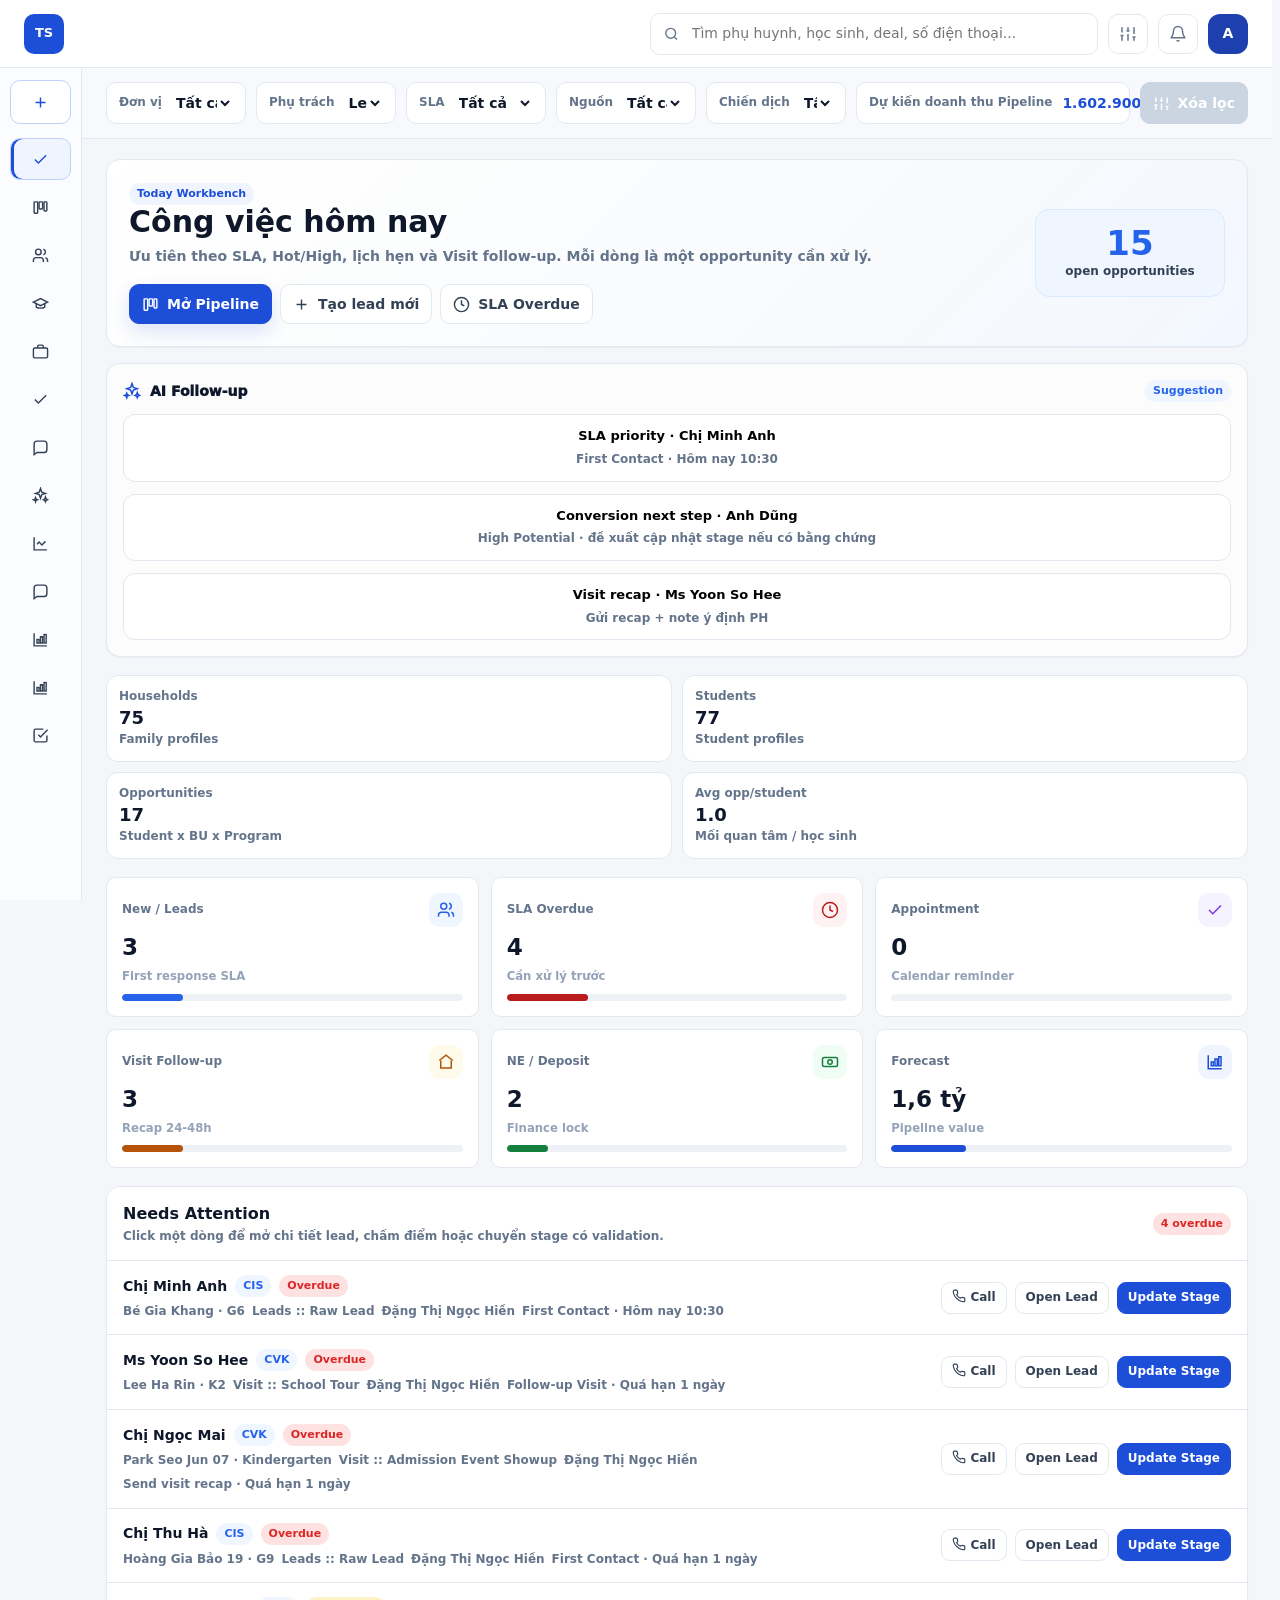
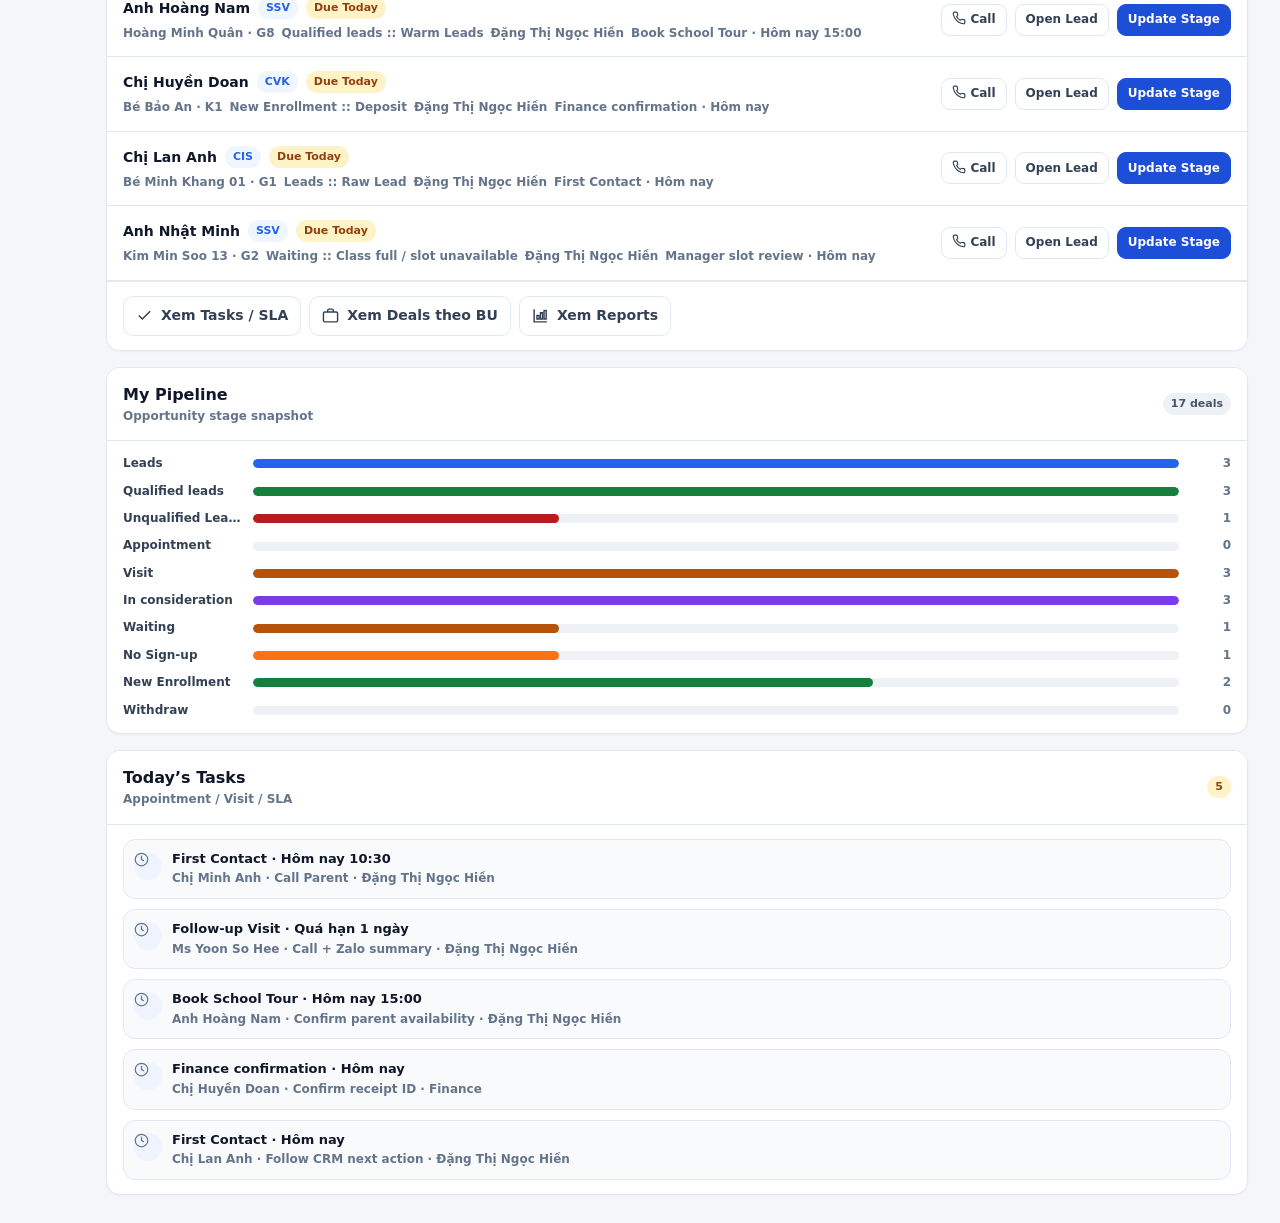
<file: templates/01-chuyen-nghiep/index.html>
<!DOCTYPE html>
<html lang="vi">
<head>
<meta charset="UTF-8">
<meta name="viewport" content="width=device-width, initial-scale=1">
<title>CRM Tuyển sinh — Phong cách Chuyên nghiệp</title>
<style>
    :root {
      --bg: #F4F6FA;
      --surface: #ffffff;
      --soft: #F8FAFC;
      --ink: #0F172A;
      --ink-2: #334155;
      --muted: #64748B;
      --muted-2: #94A3B8;
      --line: #E2E8F0;
      --line-2: #CBD5E1;
      --brand: #1D4ED8;
      --brand-dark: #1E40AF;
      --brand-soft: #EFF4FF;
      --brand-rgb: 29, 78, 216;
      --brand-line: #BFD3F8;
      --brand-wash: #F3F7FF;
      --blue: #2563EB;
      --blue-soft: #EFF6FF;
      --green: #15803D;
      --green-soft: #F0FDF4;
      --amber: #B45309;
      --amber-soft: #FFFBEB;
      --red: #B91C1C;
      --red-soft: #FEF2F2;
      --purple: #7C3AED;
      --purple-soft: #F5F3FF;
      --shadow: 0 16px 36px rgba(15, 23, 42, .08);
      --radius: 14px;
      --radius-sm: 10px;
      --focus: 0 0 0 3px rgba(29, 78, 216, .18);
      --font: ui-sans-serif, system-ui, -apple-system, BlinkMacSystemFont, "Segoe UI", sans-serif;
    }
    * { box-sizing: border-box; }
    html { scrollbar-gutter: stable; }
    body {
      margin: 0;
      background: var(--bg);
      color: var(--ink);
      font-family: var(--font);
      font-size: 14px;
      line-height: 1.45;
      -webkit-font-smoothing: antialiased;
      overflow-x: hidden;
    }
    button, input, select, textarea { font: inherit; }
    button { cursor: pointer; }
    button:disabled { cursor: not-allowed; }
    svg { display: block; }
    :focus-visible { outline: none; box-shadow: var(--focus); }
    *::-webkit-scrollbar { width: 8px; height: 8px; }
    *::-webkit-scrollbar-track { background: transparent; }
    *::-webkit-scrollbar-thumb { background: rgba(100,116,139,.34); border-radius: 8px; border: 2px solid transparent; background-clip: content-box; }
    *::-webkit-scrollbar-thumb:hover { background: rgba(100,116,139,.58); background-clip: content-box; }

    .sr-only { position: absolute; width: 1px; height: 1px; margin: -1px; overflow: hidden; clip: rect(0,0,0,0); border: 0; }
    .app { min-height: 100vh; display: grid; grid-template-rows: 68px 1fr; }

    .topbar {
      position: sticky;
      top: 0;
      z-index: 60;
      display: flex;
      align-items: center;
      justify-content: space-between;
      gap: 16px;
      padding: 0 24px;
      background: rgba(255,255,255,.96);
      border-bottom: 1px solid var(--line);
      backdrop-filter: blur(12px);
    }
    .brand { display: flex; align-items: center; gap: 12px; min-width: 260px; }
    .logo {
      width: 74px;
      height: 48px;
      display: grid;
      place-items: center;
      border-radius: 0;
      background: transparent;
      overflow: hidden;
    }
    .logo img { width: 100%; height: 100%; object-fit: contain; display: block; }
    .brand strong { display: block; font-size: 15px; line-height: 1.1; }
    .brand span { display: block; color: var(--muted); font-size: 12px; margin-top: 3px; }
    .top-actions { display: flex; align-items: center; gap: 10px; min-width: 0; }
    .search {
      width: min(460px, 35vw);
      min-height: 42px;
      display: flex;
      align-items: center;
      gap: 10px;
      padding: 0 12px;
      background: #fff;
      border: 1px solid var(--line);
      border-radius: 10px;
    }
    .search svg, .icon-btn svg { width: 18px; height: 18px; color: var(--muted); }
    .search input { width: 100%; min-width: 0; border: 0; outline: 0; background: transparent; }
    .icon-btn {
      width: 40px;
      min-height: 40px;
      display: grid;
      place-items: center;
      border: 1px solid var(--line);
      background: #fff;
      color: var(--ink-2);
      border-radius: 10px;
    }
    .avatar {
      width: 40px;
      height: 40px;
      display: grid;
      place-items: center;
      border-radius: 12px;
      background: #5b8a68;
      color: #fff;
      font-weight: 900;
    }

    .layout { min-height: 0; display: grid; grid-template-columns: 256px minmax(0, 1fr); }
    .sidebar {
      position: sticky;
      top: 68px;
      height: calc(100vh - 68px);
      display: grid;
      grid-template-rows: auto 1fr auto;
      gap: 14px;
      padding: 18px 14px;
      background: #fbfcff;
      border-right: 1px solid var(--line);
      overflow: auto;
    }
    .quick-create {
      min-height: 44px;
      display: inline-flex;
      align-items: center;
      justify-content: center;
      gap: 8px;
      width: 100%;
      border: 1px solid #fecdd3;
      color: var(--brand);
      background: #fff;
      border-radius: 10px;
      font-weight: 850;
    }
    .quick-create:hover { background: var(--brand-soft); }
    .quick-create svg, .nav-btn svg, .btn svg { width: 17px; height: 17px; }
    .nav { display: grid; gap: 6px; align-content: start; }
    .nav-label { color: var(--muted-2); font-size: 11px; font-weight: 900; text-transform: uppercase; padding: 8px 10px 3px; }
    .nav-btn {
      min-height: 42px;
      display: flex;
      align-items: center;
      gap: 10px;
      width: 100%;
      border: 1px solid transparent;
      border-radius: 10px;
      background: transparent;
      color: var(--ink-2);
      padding: 0 10px;
      font-weight: 800;
      text-align: left;
    }
    .nav-btn span { margin-left: auto; color: var(--muted); font-size: 12px; font-weight: 850; }
    .nav-btn.active { color: var(--brand); background: var(--brand-soft); border-color: #fecdd3; box-shadow: inset 3px 0 0 var(--brand); }
    .nav-btn svg { color: currentColor; }
    .sidebar-card {
      display: grid;
      gap: 8px;
      padding: 12px;
      border: 1px solid var(--line);
      border-radius: var(--radius-sm);
      background: var(--soft);
      color: var(--muted);
      font-size: 12px;
    }
    .sidebar-card strong { color: var(--ink); font-size: 13px; }

    .content { min-width: 0; display: grid; grid-template-rows: auto 1fr; min-height: calc(100vh - 68px); }
    .filters {
      display: grid;
      grid-template-columns: repeat(5, minmax(140px, 1fr)) minmax(220px, auto) auto;
      gap: 10px;
      padding: 14px 24px;
      border-bottom: 1px solid var(--line);
      background: rgba(248,250,252,.92);
    }
    .select-box, .metric-pill {
      min-height: 42px;
      display: flex;
      align-items: center;
      gap: 10px;
      padding: 0 12px;
      background: #fff;
      border: 1px solid var(--line);
      border-radius: 10px;
      min-width: 0;
    }
    .select-box label, .metric-pill span { color: var(--muted); font-size: 12px; font-weight: 850; white-space: nowrap; }
    .select-box select { width: 100%; min-width: 0; border: 0; outline: 0; background: transparent; color: var(--ink); font-weight: 700; }
    .select-box.is-filtered { border-color: var(--brand); background: var(--brand-wash); }
    .metric-pill { justify-content: space-between; font-weight: 900; }
    .metric-pill strong { color: var(--brand); }
    .filter-count { display: inline-flex; align-items: center; justify-content: center; min-width: 18px; height: 18px; padding: 0 5px; border-radius: 999px; background: var(--brand); color: #fff; font-size: 11px; font-weight: 900; }
    .filter-count:empty { display: none; }

    .main { min-width: 0; padding: 20px 24px 28px; overflow: auto; }
    .screen { display: none; }
    .screen.active { display: block; }
    .screen-grid { display: grid; grid-template-columns: minmax(0, 1fr); gap: 14px; align-items: start; }
    .panel {
      min-width: 0;
      background: #fff;
      border: 1px solid var(--line);
      border-radius: var(--radius);
      box-shadow: 0 1px 2px rgba(15,23,42,.04);
      overflow: hidden;
    }
    .panel-head {
      min-height: 58px;
      display: flex;
      align-items: center;
      justify-content: space-between;
      gap: 12px;
      padding: 14px 16px;
      border-bottom: 1px solid var(--line);
      background: #fff;
    }
    .panel-title { min-width: 0; }
    .panel-title h1, .panel-title h2 { margin: 0; font-size: 18px; line-height: 1.2; letter-spacing: 0; }
    .panel-title p { margin: 4px 0 0; color: var(--muted); font-size: 12px; }
    .panel-body { padding: 14px 16px; }
    .toolbar { display: flex; align-items: center; gap: 8px; flex-wrap: wrap; }

    .btn {
      min-height: 40px;
      display: inline-flex;
      align-items: center;
      justify-content: center;
      gap: 8px;
      padding: 0 12px;
      border-radius: 10px;
      border: 1px solid var(--line);
      background: #fff;
      color: var(--ink-2);
      font-weight: 850;
      white-space: nowrap;
    }
    .btn.primary { background: var(--brand); border-color: var(--brand); color: #fff; box-shadow: 0 8px 18px rgba(200,30,84,.14); }
    .btn.primary:hover { background: var(--brand-dark); }
    .btn.green { background: var(--green); border-color: var(--green); color: #fff; }
    .btn.danger { color: var(--red); border-color: #fecaca; }
    .btn:disabled { background: #cbd5e1; border-color: #cbd5e1; color: #fff; }

    .badge {
      display: inline-flex;
      align-items: center;
      justify-content: center;
      min-height: 22px;
      padding: 0 8px;
      border-radius: 999px;
      font-size: 11px;
      font-weight: 900;
      white-space: nowrap;
    }
    .badge.brand { color: var(--brand); background: var(--brand-soft); }
    .badge.blue { color: var(--blue); background: var(--blue-soft); }
    .badge.green { color: var(--green); background: var(--green-soft); }
    .badge.amber { color: #92400e; background: #fef3c7; }
    .badge.red { color: #dc2626; background: #fee2e2; }
    .badge.gray { color: #475569; background: #eef2f7; }
    .badge.purple { color: var(--purple); background: var(--purple-soft); }

    .kpis { display: grid; grid-template-columns: repeat(6, minmax(0, 1fr)); gap: 12px; margin-bottom: 18px; }
    .kpi {
      padding: 16px;
      background: #fff;
      border: 1px solid var(--line);
      border-radius: var(--radius-sm);
      min-width: 0;
    }
    .kpi strong { display: block; font-size: 26px; line-height: 1; margin-bottom: 8px; letter-spacing: 0; }
    .kpi span { display: block; color: var(--muted); font-size: 12px; font-weight: 850; }
    .kpi small { color: var(--muted-2); display: block; margin-top: 3px; }
    .kpi em { display: inline-flex; width: fit-content; margin-top: 9px; padding: 4px 8px; border-radius: 999px; background: var(--blue-soft); color: var(--blue); font-size: 11px; font-style: normal; font-weight: 900; }

    .dashboard-shell { display: grid; gap: 18px; }
    .dashboard-hero { display: grid; grid-template-columns: minmax(0, 1.35fr) minmax(320px, .65fr); gap: 16px; align-items: stretch; }
    .hero-panel, .ai-panel, .soft-card {
      background: #fff;
      border: 1px solid var(--line);
      border-radius: var(--radius);
      box-shadow: 0 1px 2px rgba(15,23,42,.04);
    }
    .hero-panel { padding: 22px; display: grid; grid-template-columns: minmax(0, 1fr) auto; gap: 18px; align-items: center; background: linear-gradient(135deg, #fff 0%, #f8fafc 66%, #fdf2f8 100%); }
    .hero-panel h1 { margin: 0; font-size: 30px; line-height: 1.1; letter-spacing: 0; }
    .hero-panel p { margin: 8px 0 0; max-width: 760px; color: var(--muted); font-weight: 700; }
    .hero-meta { display: flex; flex-wrap: wrap; gap: 8px; margin-top: 18px; }
    .hero-score { min-width: 190px; padding: 16px; border: 1px solid #dbeafe; border-radius: 14px; background: #eff6ff; color: var(--blue); text-align: center; }
    .hero-score strong { display: block; font-size: 34px; line-height: 1; }
    .hero-score span { color: var(--ink-2); font-size: 12px; font-weight: 850; }
    .ai-panel { padding: 16px; display: grid; gap: 12px; background: #fcfcfd; }
    .ai-head { display: flex; align-items: center; justify-content: space-between; gap: 10px; }
    .ai-title { display: flex; align-items: center; gap: 9px; font-weight: 950; }
    .ai-title svg { width: 18px; height: 18px; color: var(--brand); }
    .ai-suggestion { display: grid; gap: 5px; padding: 12px; border: 1px solid var(--line); border-radius: 12px; background: #fff; }
    .ai-suggestion strong { font-size: 13px; }
    .ai-suggestion span { color: var(--muted); font-size: 12px; font-weight: 750; }
    .metric-grid { display: grid; grid-template-columns: repeat(6, minmax(0, 1fr)); gap: 12px; }
    .loop-metric {
      min-width: 0;
      padding: 15px;
      background: #fff;
      border: 1px solid var(--line);
      border-radius: var(--radius-sm);
      display: grid;
      gap: 9px;
    }
    .loop-metric-top { display: flex; align-items: center; justify-content: space-between; gap: 8px; color: var(--muted); font-size: 12px; font-weight: 850; }
    .loop-metric-icon { width: 34px; height: 34px; display: grid; place-items: center; border-radius: 11px; background: var(--blue-soft); color: var(--blue); }
    .loop-metric-icon svg { width: 18px; height: 18px; }
    .loop-metric strong { font-size: clamp(20px, 1.8vw, 28px); line-height: 1; letter-spacing: 0; overflow-wrap: anywhere; }
    .loop-metric small { color: var(--muted-2); font-weight: 750; }
    .metric-progress { height: 7px; overflow: hidden; background: #eef2f7; border-radius: 999px; }
    .metric-progress > span { display: block; height: 100%; border-radius: inherit; background: var(--brand); }
    .attention-layout { display: grid; grid-template-columns: minmax(0, 1.55fr) minmax(330px, .72fr); gap: 16px; align-items: start; }
    .soft-card { overflow: hidden; }
    .soft-card-head { min-height: 58px; padding: 15px 16px; display: flex; justify-content: space-between; gap: 12px; align-items: center; border-bottom: 1px solid var(--line); background: #fff; }
    .soft-card-title { display: grid; gap: 2px; min-width: 0; }
    .soft-card-title strong { font-size: 16px; }
    .soft-card-title span { color: var(--muted); font-size: 12px; font-weight: 750; }
    .attention-list { display: grid; gap: 0; }
    .attention-row {
      display: grid;
      grid-template-columns: minmax(0, 1fr) auto;
      gap: 14px;
      padding: 14px 16px;
      border-bottom: 1px solid var(--line);
      background: #fff;
      transition: background .16s ease;
    }
    .attention-row:hover { background: #f8fafc; }
    .attention-main { display: grid; gap: 6px; min-width: 0; }
    .attention-name { display: flex; align-items: center; flex-wrap: wrap; gap: 8px; }
    .attention-name strong { font-size: 14px; }
    .attention-meta { display: flex; flex-wrap: wrap; gap: 7px; color: var(--muted); font-size: 12px; font-weight: 750; }
    .attention-actions { display: flex; align-items: center; gap: 8px; }
    .mini-btn {
      min-height: 32px;
      padding: 0 10px;
      border: 1px solid var(--line);
      border-radius: 9px;
      background: #fff;
      color: var(--ink-2);
      font-size: 12px;
      font-weight: 900;
      white-space: nowrap;
    }
    .mini-btn.primary { color: #fff; background: var(--brand); border-color: var(--brand); }
    .dashboard-side { display: grid; gap: 16px; }
    .task-stack, .pipeline-snapshot, .ai-stack { padding: 14px 16px; display: grid; gap: 10px; }
    .task-item { display: grid; grid-template-columns: auto minmax(0, 1fr); gap: 10px; align-items: start; padding: 10px; border: 1px solid var(--line); border-radius: 12px; background: var(--soft); }
    .task-dot { width: 28px; height: 28px; display: grid; place-items: center; border-radius: 999px; background: var(--brand-soft); color: var(--brand); }
    .task-dot svg { width: 15px; height: 15px; }
    .task-item strong { display: block; font-size: 13px; }
    .task-item span { display: block; color: var(--muted); font-size: 12px; font-weight: 750; margin-top: 2px; }
    .funnel-row { display: grid; grid-template-columns: 120px minmax(0, 1fr) 42px; gap: 10px; align-items: center; font-size: 12px; font-weight: 850; }
    .funnel-label { color: var(--ink-2); overflow: hidden; text-overflow: ellipsis; white-space: nowrap; }
    .funnel-bar { height: 9px; border-radius: 999px; background: #eef2f7; overflow: hidden; }
    .funnel-bar span { display: block; height: 100%; border-radius: inherit; background: var(--blue); }
    .funnel-count { color: var(--muted); text-align: right; }
    .quick-row { display: flex; flex-wrap: wrap; gap: 8px; padding: 14px 16px; border-top: 1px solid var(--line); background: #fff; }
    .search-scope {
      display: flex;
      align-items: center;
      justify-content: space-between;
      gap: 12px;
      margin-bottom: 14px;
      padding: 10px 12px;
      border: 1px solid #bfdbfe;
      border-radius: 12px;
      background: var(--blue-soft);
      color: #1e3a8a;
      font-size: 12px;
      font-weight: 850;
    }
    .search-scope span { color: var(--muted); font-weight: 750; }

    .workbench-strip { display: grid; grid-template-columns: repeat(4, minmax(0, 1fr)); gap: 10px; }
    .work-item { display: grid; gap: 4px; padding: 12px; border: 1px solid var(--line); border-radius: 12px; background: #fff; }
    .work-item strong { font-size: 18px; line-height: 1; }
    .work-item span { color: var(--muted); font-size: 12px; font-weight: 850; }

    .chat-shell { display: grid; grid-template-columns: minmax(260px, .75fr) minmax(0, 1.45fr) minmax(260px, .7fr); gap: 14px; align-items: start; }
    .channel-tabs { display: flex; flex-wrap: wrap; gap: 8px; padding: 14px 16px; border-bottom: 1px solid var(--line); }
    .channel-pill { min-height: 32px; padding: 0 10px; border: 1px solid var(--line); border-radius: 999px; background: #fff; color: var(--ink-2); font-size: 12px; font-weight: 900; }
    .channel-pill.active { border-color: #fecdd3; background: var(--brand-soft); color: var(--brand); }
    .thread-list { display: grid; gap: 8px; padding: 12px; }
    .thread-card { display: grid; gap: 5px; padding: 11px; border: 1px solid var(--line); border-radius: 12px; background: #fff; text-align: left; }
    .thread-card.active, .thread-card:hover { border-color: #bfdbfe; background: #f8fbff; }
    .thread-card strong { overflow: hidden; text-overflow: ellipsis; white-space: nowrap; }
    .thread-card span { color: var(--muted); font-size: 12px; font-weight: 750; overflow: hidden; text-overflow: ellipsis; white-space: nowrap; }
    .conversation { display: grid; gap: 12px; padding: 14px 16px; }
    .message-row { max-width: 78%; display: grid; gap: 4px; padding: 10px 12px; border-radius: 14px; background: #f1f5f9; color: var(--ink-2); font-weight: 750; }
    .message-row.parent { justify-self: start; border-top-left-radius: 4px; }
    .message-row.ao { justify-self: end; background: var(--blue-soft); color: #1d4ed8; border-top-right-radius: 4px; }
    .message-row small { color: var(--muted); font-weight: 800; }
    .reply-box { display: grid; gap: 8px; padding: 14px 16px; border-top: 1px solid var(--line); background: #fff; }
    .reply-box textarea { width: 100%; min-height: 76px; resize: vertical; border: 1px solid var(--line); border-radius: 12px; padding: 10px; outline: 0; }
    .context-list { display: grid; gap: 8px; padding: 14px 16px; }

    .builder-shell { display: grid; grid-template-columns: 280px minmax(0, 1fr); gap: 14px; align-items: start; }
    .widget-palette { display: grid; gap: 8px; padding: 14px 16px; }
    .widget-chip { display: grid; gap: 4px; padding: 10px 12px; border: 1px solid var(--line); border-radius: 12px; background: #fff; text-align: left; cursor: grab; }
    .widget-chip strong { font-size: 13px; }
    .widget-chip span { color: var(--muted); font-size: 12px; font-weight: 750; }
    .dashboard-canvas { display: grid; grid-template-columns: repeat(2, minmax(0, 1fr)); gap: 12px; padding: 14px; background: #f8fafc; }
    .widget-slot { min-height: 180px; border: 1px dashed #cbd5e1; border-radius: 14px; background: #fff; overflow: hidden; }
    .widget-slot.drop-hover { border-color: var(--brand); background: #fff7fb; box-shadow: 0 0 0 3px rgba(200,30,84,.12); }
    .report-widget { height: 100%; display: grid; grid-template-rows: auto 1fr; background: #fff; }
    .report-widget-head { min-height: 48px; display: flex; align-items: center; justify-content: space-between; gap: 8px; padding: 12px 14px; border-bottom: 1px solid var(--line); }
    .report-widget-head strong { font-size: 14px; }
    .report-widget-body { padding: 12px 14px; display: grid; gap: 10px; align-content: start; }
    .mini-stat-grid { display: grid; grid-template-columns: repeat(3, minmax(0, 1fr)); gap: 8px; }
    .mini-stat { padding: 10px; border: 1px solid var(--line); border-radius: 10px; background: var(--soft); }
    .mini-stat strong { display: block; font-size: 18px; }
    .mini-stat span { color: var(--muted); font-size: 11px; font-weight: 850; }

    .kanban-wrap { display: grid; grid-template-rows: auto 1fr; min-height: 720px; }
    .board-scroll { overflow: auto; padding: 14px; }
    .kanban { min-width: 1840px; display: grid; grid-template-columns: repeat(var(--stage-count, 10), 268px); gap: 12px; align-items: start; }
    .lane { min-height: 620px; display: grid; grid-template-rows: auto 1fr; background: #f3f6fb; border: 1px solid #e5edf5; border-radius: 14px; overflow: hidden; }
    .lane.drop-hover { border-color: var(--brand); box-shadow: 0 0 0 3px rgba(200,30,84,.12); background: #fff7fb; }
    .lane-head { min-height: 56px; display: flex; align-items: center; justify-content: space-between; gap: 8px; padding: 10px 12px; color: var(--ink); font-weight: 900; border-bottom: 1px solid var(--line); box-shadow: inset 4px 0 0 #94a3b8; }
    .lane-head.gray { background: #f8fafc; box-shadow: inset 4px 0 0 #94a3b8; }
    .lane-head.green { background: #f0fdf4; box-shadow: inset 4px 0 0 var(--green); }
    .lane-head.red { background: #fef2f2; box-shadow: inset 4px 0 0 #ef4444; }
    .lane-head.amber { background: #fffbeb; color: #233044; box-shadow: inset 4px 0 0 #f59e0b; }
    .lane-head.orange { background: #fff7ed; box-shadow: inset 4px 0 0 #f97316; }
    .lane-head.purple { background: var(--purple-soft); box-shadow: inset 4px 0 0 var(--purple); }
    .lane-title { min-width: 0; display: grid; gap: 2px; }
    .lane-title strong { overflow: hidden; text-overflow: ellipsis; white-space: nowrap; }
    .lane-title span { font-size: 12px; opacity: .86; }
    .lane-count { min-width: 34px; height: 28px; display: grid; place-items: center; border-radius: 999px; padding: 0 8px; background: #fff; border: 1px solid var(--line); color: var(--muted); font-size: 12px; }
    .lane-body { display: grid; gap: 10px; align-content: start; min-height: 100%; padding: 10px; }
    .deal-card {
      width: 100%;
      display: grid;
      gap: 9px;
      text-align: left;
      border: 1px solid var(--line);
      background: #fff;
      border-radius: 12px;
      padding: 12px;
      box-shadow: 0 1px 1px rgba(15,23,42,.03);
      transition: border-color .16s ease, box-shadow .16s ease, transform .16s ease;
    }
    .deal-card[draggable="true"] { cursor: grab; user-select: none; }
    .deal-card.dragging { opacity: .55; transform: rotate(.35deg) scale(.985); cursor: grabbing; }
    .deal-card:hover { transform: translateY(-1px); border-color: #bfdbfe; box-shadow: 0 10px 18px rgba(15,23,42,.08); }
    .deal-card.active { border-color: var(--brand); box-shadow: 0 0 0 2px rgba(200,30,84,.08), 0 10px 18px rgba(15,23,42,.08); }
    .deal-top { display: flex; justify-content: space-between; align-items: flex-start; gap: 8px; }
    .deal-name { min-width: 0; display: grid; gap: 3px; }
    .deal-name strong { font-size: 14px; line-height: 1.2; overflow: hidden; text-overflow: ellipsis; white-space: nowrap; }
    .deal-name span { color: var(--muted); font-size: 12px; font-weight: 700; overflow: hidden; text-overflow: ellipsis; white-space: nowrap; }
    .info-grid { display: grid; grid-template-columns: 1fr 1fr; gap: 8px; color: var(--muted); font-size: 12px; }
    .info-item { display: grid; gap: 1px; min-width: 0; }
    .info-item span { color: var(--muted-2); font-weight: 800; }
    .info-item strong { color: var(--ink-2); overflow: hidden; text-overflow: ellipsis; white-space: nowrap; }
    .bar { height: 8px; overflow: hidden; background: #e5e7eb; border-radius: 999px; }
    .bar > div { height: 100%; background: var(--blue); border-radius: 999px; }
    .deal-foot { display: flex; justify-content: space-between; gap: 8px; padding-top: 8px; border-top: 1px dashed var(--line); color: var(--muted); font-size: 12px; font-weight: 750; }
    .deal-next { display: flex; align-items: center; justify-content: space-between; gap: 8px; padding: 8px 9px; border-radius: 10px; background: var(--soft); color: var(--ink-2); font-size: 12px; font-weight: 800; }
    .deal-next span { color: var(--muted); font-weight: 850; }

    .detail { position: sticky; top: 84px; max-height: calc(100vh - 104px); display: grid; grid-template-rows: auto 1fr; overflow: hidden; }
    .detail-hero { padding: 16px; border-bottom: 1px solid var(--line); display: grid; gap: 12px; }
    .hero-top { display: grid; grid-template-columns: 52px 1fr auto; gap: 12px; align-items: start; }
    .money-icon { width: 52px; height: 52px; display: grid; place-items: center; border-radius: 14px; background: #dbeafe; color: var(--blue); font-size: 28px; font-weight: 900; }
    .hero-copy { min-width: 0; }
    .hero-copy h2 { margin: 0; font-size: 20px; line-height: 1.15; }
    .hero-copy strong { display: block; color: var(--blue); margin-top: 4px; font-size: 18px; }
    .hero-copy p { color: var(--muted); margin: 5px 0 0; font-size: 12px; font-weight: 750; }
    .detail-actions { display: grid; grid-template-columns: 1fr 1fr; gap: 8px; }
    .context-tabs { display: grid; grid-template-columns: repeat(3, 1fr); gap: 7px; }
    .context-tab { min-height: 36px; border: 1px solid var(--line); background: #fff; border-radius: 10px; color: var(--muted); font-weight: 850; font-size: 12px; }
    .context-tab.active { color: var(--brand); background: var(--brand-soft); border-color: #fecdd3; }
    .detail-scroll { overflow: auto; padding: 14px; display: grid; gap: 14px; align-content: start; }

    .cards-grid { display: grid; grid-template-columns: repeat(3, minmax(0, 1fr)); gap: 12px; }
    .data-card { border: 1px solid var(--line); border-radius: var(--radius); background: #fff; overflow: hidden; }
    .data-card-head { padding: 13px 14px; border-bottom: 1px solid var(--line); background: var(--soft); display: flex; justify-content: space-between; gap: 10px; align-items: center; }
    .data-card-head strong { display: flex; align-items: center; gap: 8px; }
    .data-card-head svg { width: 17px; height: 17px; color: var(--brand); }
    .data-card-body { padding: 12px 14px; display: grid; gap: 10px; }
    .field-grid { display: grid; grid-template-columns: repeat(auto-fit, minmax(150px, 1fr)); gap: 9px; }
    .field-box { padding: 10px; border: 1px solid var(--line); border-radius: 12px; background: var(--soft); min-width: 0; }
    .field-box span { display: block; color: var(--muted); font-size: 12px; font-weight: 850; margin-bottom: 2px; }
    .field-box strong { display: block; overflow-wrap: anywhere; }

    .table-wrap { overflow-x: auto; border: 1px solid var(--line); border-radius: var(--radius); background: #fff; }
    table { width: 100%; min-width: 900px; border-collapse: collapse; }
    th, td { padding: 10px 12px; border-bottom: 1px solid var(--line); text-align: left; vertical-align: top; }
    th { background: var(--soft); color: #475569; font-size: 12px; text-transform: uppercase; letter-spacing: 0; position: sticky; top: 0; z-index: 1; }
    tr:last-child td { border-bottom: 0; }
    td { color: var(--ink-2); font-size: 13px; }
    .row-click { cursor: pointer; }
    .row-click:hover td { background: #fff7fb; }
    [data-action], [data-view], [data-opp], [data-hh], [data-st], [data-source-group], [data-report-filter], [data-parent-student] { cursor: pointer; }

    .profile-layout { display: grid; grid-template-columns: 360px minmax(0, 1fr); gap: 14px; align-items: start; }
    .record-list { display: grid; gap: 8px; }
    .record-btn { width: 100%; border: 1px solid var(--line); background: #fff; border-radius: 12px; padding: 11px; text-align: left; display: grid; gap: 5px; }
    .record-btn.active { border-color: var(--brand); background: var(--brand-soft); }
    .record-btn strong { display: block; }
    .record-btn span { color: var(--muted); font-size: 12px; font-weight: 750; }
    .entity-header { display: flex; justify-content: space-between; gap: 12px; align-items: start; margin-bottom: 12px; }
    .entity-title h2 { margin: 0; font-size: 22px; }
    .entity-title p { margin: 4px 0 0; color: var(--muted); }
    .rel-grid { display: grid; grid-template-columns: repeat(2, minmax(0, 1fr)); gap: 12px; }
    .mini-list { display: grid; gap: 8px; }
    .mini-item { padding: 10px; border: 1px solid var(--line); border-radius: 12px; background: var(--soft); }
    .mini-item[data-opp-row], .mini-item[data-st], .mini-item[data-hh], .mini-item[data-report-filter], .mini-item[data-parent-student] { transition: border-color .16s ease, background .16s ease; }
    .mini-item[data-opp-row]:hover, .mini-item[data-st]:hover, .mini-item[data-hh]:hover, .mini-item[data-report-filter]:hover, .mini-item[data-parent-student]:hover { border-color: #fecdd3; background: #fff7fb; }
    .mini-item.active { border-color: var(--brand); background: var(--brand-wash); }
    .mini-item strong { display: block; }
    .mini-item span { display: block; color: var(--muted); font-size: 12px; margin-top: 2px; }

    .check-row {
      display: grid;
      grid-template-columns: 24px 1fr auto;
      gap: 9px;
      align-items: start;
      padding: 10px;
      border: 1px solid var(--line);
      border-radius: 12px;
      background: #fff;
    }
    .check-row input { width: 20px; height: 20px; margin: 1px 0 0; accent-color: var(--brand); }
    .check-row strong { display: block; line-height: 1.2; }
    .check-row span { display: block; margin-top: 2px; color: var(--muted); font-size: 12px; }
    .next-box { display: grid; gap: 8px; padding: 10px; border: 1px solid #bfdbfe; background: var(--blue-soft); border-radius: 12px; }
    .status-update-card {
      border: 1px solid #fecdd3;
      box-shadow: 0 12px 28px rgba(200,30,84,.10);
      background: linear-gradient(135deg, #fff 0%, #fff7fb 100%);
    }
    .status-update-card.pulse-focus { box-shadow: 0 0 0 4px rgba(200,30,84,.16), 0 16px 34px rgba(200,30,84,.16); }
    .status-update-card .data-card-head {
      min-height: 64px;
      background: #fff7fb;
      border-bottom-color: #fecdd3;
    }
    .status-update-card .data-card-head strong { color: var(--brand); font-size: 16px; }
    .status-update-grid { display: grid; grid-template-columns: repeat(2, minmax(0, 1fr)); gap: 10px; }
    .status-current {
      display: grid;
      gap: 5px;
      padding: 12px;
      border: 1px solid #fecdd3;
      border-radius: 12px;
      background: #fff;
    }
    .status-current span { color: var(--muted); font-size: 12px; font-weight: 850; }
    .status-current strong { color: var(--ink); font-size: 15px; }
    .status-guidance {
      display: grid;
      gap: 10px;
      padding: 13px;
      border: 1px solid #bfdbfe;
      background: var(--blue-soft);
      border-radius: 12px;
    }
    .status-guidance strong { color: var(--ink); font-size: 15px; }
    .status-guidance span { color: var(--muted); font-size: 12px; font-weight: 750; }
    .status-guidance .btn { min-height: 46px; font-size: 15px; }
    .recommended-action { display: flex; align-items: center; justify-content: space-between; gap: 12px; padding: 12px; border: 1px solid #bbf7d0; background: var(--green-soft); border-radius: 12px; }
    .recommended-action strong { display: block; color: #166534; }
    .recommended-action span { display: block; margin-top: 2px; color: #15803d; font-size: 12px; font-weight: 750; }
    .next-top { display: flex; justify-content: space-between; gap: 8px; font-weight: 900; }
    .textarea { width: 100%; min-height: 64px; resize: vertical; border: 1px solid var(--line); border-radius: 12px; outline: 0; padding: 10px; }
    .timeline { display: grid; gap: 10px; }
    .timeline-row { display: grid; grid-template-columns: 26px 1fr; gap: 10px; color: var(--muted); }
    .timeline-dot { width: 24px; height: 24px; display: grid; place-items: center; border-radius: 999px; background: #f1f5f9; color: var(--muted-2); }
    .timeline-dot svg { width: 14px; height: 14px; }
    .timeline-row b { color: var(--ink-2); }

    .toast {
      position: fixed;
      right: 18px;
      bottom: 18px;
      z-index: 100;
      min-width: min(360px, calc(100vw - 32px));
      display: none;
      gap: 10px;
      align-items: start;
      padding: 12px 14px;
      border: 1px solid #bbf7d0;
      border-radius: 14px;
      background: #f0fdf4;
      color: #14532d;
      box-shadow: var(--shadow);
      font-weight: 800;
    }
    .toast.show { display: grid; grid-template-columns: 20px 1fr; }
    .toast svg { width: 18px; height: 18px; margin-top: 1px; }

    .modal-backdrop {
      position: fixed;
      inset: 0;
      z-index: 90;
      display: none;
      place-items: center;
      padding: 18px;
      background: rgba(15, 23, 42, .38);
    }
    #leadDetailBackdrop { z-index: 90; }
    #modalBackdrop { z-index: 120; }
    .modal-backdrop.open { display: grid; }
    .modal {
      width: min(760px, 100%);
      max-height: min(760px, calc(100vh - 36px));
      overflow: auto;
      border: 1px solid var(--line);
      border-radius: 18px;
      background: #fff;
      box-shadow: 0 24px 64px rgba(15, 23, 42, .22);
    }
    .modal-head {
      display: flex;
      justify-content: space-between;
      gap: 12px;
      align-items: start;
      padding: 16px 18px;
      border-bottom: 1px solid var(--line);
    }
    .modal-head h2 { margin: 0; font-size: 18px; }
    .modal-head p { margin: 4px 0 0; color: var(--muted); font-size: 12px; }
    .modal-body { padding: 16px 18px 18px; display: grid; gap: 12px; }
    .lead-detail-modal {
      width: min(1120px, calc(100vw - 36px));
      max-height: calc(100vh - 36px);
      display: grid;
      grid-template-rows: auto 1fr;
      overflow: hidden;
    }
    .lead-detail-shell {
      min-height: 0;
      display: grid;
      grid-template-rows: auto 1fr;
      overflow: hidden;
    }
    .lead-detail-head {
      display: flex;
      align-items: start;
      justify-content: space-between;
      gap: 12px;
      padding: 14px 16px;
      border-bottom: 1px solid var(--line);
      background: #fff;
    }
    .lead-detail-head h2 { margin: 0; font-size: 18px; line-height: 1.2; }
    .lead-detail-head p { margin: 4px 0 0; color: var(--muted); font-size: 12px; font-weight: 750; }
    .lead-detail-body {
      min-height: 0;
      overflow: auto;
      background: #fff;
    }
    .lead-detail-body .detail-hero { border-bottom: 1px solid var(--line); }
    .lead-detail-body .detail-scroll {
      overflow: visible;
      padding: 16px;
    }
    .lead-detail-body .cards-grid { grid-template-columns: repeat(2, minmax(0, 1fr)); }
    .layer-stack { display: grid; gap: 10px; }
    .layer-section {
      border: 1px solid var(--line);
      border-radius: var(--radius);
      background: #fff;
      overflow: hidden;
    }
    .layer-section > summary {
      min-height: 48px;
      display: flex;
      align-items: center;
      justify-content: space-between;
      gap: 12px;
      padding: 12px 14px;
      background: var(--soft);
      cursor: pointer;
      font-weight: 900;
      list-style: none;
    }
    .layer-section > summary::-webkit-details-marker { display: none; }
    .layer-section > summary span { color: var(--muted); font-size: 12px; font-weight: 800; }
    .layer-section > summary::after { content: "⌄"; color: var(--muted); font-weight: 900; }
    .layer-section:not([open]) > summary::after { transform: rotate(-90deg); }
    .layer-section-body { padding: 12px 14px; }
    .info-list {
      display: grid;
      border: 1px solid var(--line);
      border-radius: 12px;
      background: #fff;
      overflow: hidden;
    }
    .info-line {
      display: grid;
      grid-template-columns: minmax(150px, 220px) minmax(0, 1fr);
      gap: 14px;
      padding: 10px 12px;
      border-bottom: 1px solid var(--line);
      align-items: start;
    }
    .info-line:nth-child(even) { background: var(--soft); }
    .info-line:last-child { border-bottom: 0; }
    .info-line span {
      color: var(--muted);
      font-size: 12px;
      font-weight: 900;
    }
    .info-line strong {
      color: var(--ink);
      font-weight: 850;
      overflow-wrap: anywhere;
    }
    .validation-summary {
      display: flex;
      justify-content: space-between;
      align-items: center;
      gap: 12px;
      padding: 10px 12px;
      border: 1px solid #bfdbfe;
      border-radius: 12px;
      background: var(--blue-soft);
      color: var(--ink-2);
      font-weight: 850;
    }
    .form-grid { display: grid; grid-template-columns: repeat(2, minmax(0, 1fr)); gap: 10px; }
    .form-field { display: grid; gap: 6px; }
    .form-field label { color: var(--muted); font-size: 12px; font-weight: 900; }
    .form-hint { display: block; margin-top: 6px; color: var(--muted); font-size: 12px; font-weight: 750; }
    .form-field input, .form-field select, .form-field textarea {
      width: 100%;
      min-height: 42px;
      border: 1px solid var(--line);
      border-radius: 12px;
      background: #fff;
      padding: 0 10px;
      outline: 0;
      color: var(--ink);
    }
    .form-field textarea { min-height: 88px; padding: 10px; resize: vertical; }
    .form-actions { display: flex; justify-content: flex-end; gap: 8px; flex-wrap: wrap; }

    .matrix { display: grid; grid-template-columns: 180px repeat(4, minmax(110px, 1fr)); border: 1px solid var(--line); border-radius: var(--radius); overflow: hidden; background: #fff; }
    .matrix > div { padding: 10px; border-right: 1px solid var(--line); border-bottom: 1px solid var(--line); min-height: 46px; }
    .matrix > div:nth-child(5n) { border-right: 0; }
    .matrix .head { background: var(--soft); color: var(--muted); font-weight: 900; }
    .matrix .conflict { background: var(--red-soft); color: #b91c1c; font-weight: 850; }
    .matrix .open { background: var(--green-soft); color: var(--green); font-weight: 850; }

    @media (max-width: 1280px) {
      .layout { grid-template-columns: 82px minmax(0, 1fr); }
      .brand-text, .nav-btn b, .nav-label, .sidebar-card, .quick-create span { display: none; }
      .brand { min-width: 0; }
      .sidebar { padding: 12px 10px; }
      .nav-btn, .quick-create { justify-content: center; padding: 0; }
      .nav-btn span { display: none; }
      .dashboard-hero, .attention-layout { grid-template-columns: 1fr; }
      .metric-grid { grid-template-columns: repeat(3, minmax(0, 1fr)); }
      .workbench-strip { grid-template-columns: repeat(2, minmax(0, 1fr)); }
      .chat-shell, .builder-shell { grid-template-columns: 1fr; }
      .dashboard-canvas { grid-template-columns: 1fr; }
      .screen-grid, .profile-layout { grid-template-columns: 1fr; }
      .detail { position: static; max-height: none; }
      .cards-grid { grid-template-columns: repeat(2, minmax(0, 1fr)); }
    }
    @media (max-width: 760px) {
      .app { grid-template-rows: auto 1fr; }
      .topbar { height: auto; flex-wrap: wrap; padding: 12px; }
      .top-actions { width: 100%; display: grid; grid-template-columns: 1fr auto auto auto; }
      .search { width: 100%; }
      .layout { grid-template-columns: 1fr; }
      .sidebar { position: sticky; top: 0; z-index: 40; height: auto; display: block; padding: 8px; border-right: 0; border-bottom: 1px solid var(--line); overflow-x: auto; white-space: nowrap; }
      .nav { display: flex; gap: 6px; }
      .quick-create, .sidebar-card { display: none; }
      .nav-btn { width: 44px; flex: 0 0 44px; }
      .filters { grid-template-columns: 1fr; padding: 12px; }
      .main { padding: 12px; }
      .hero-panel { grid-template-columns: 1fr; padding: 16px; }
      .hero-panel h1 { font-size: 24px; }
      .metric-grid { grid-template-columns: 1fr; }
      .attention-row { grid-template-columns: 1fr; }
      .attention-actions { justify-content: flex-start; flex-wrap: wrap; }
      .status-update-grid { grid-template-columns: 1fr; }
      .kpis, .cards-grid, .rel-grid, .field-grid { grid-template-columns: 1fr; }
      .hero-top { grid-template-columns: 48px 1fr; }
      .hero-top .badge { grid-column: 1 / -1; justify-self: start; }
      .detail-actions { grid-template-columns: 1fr; }
      .info-line { grid-template-columns: 1fr; gap: 2px; }
      .lead-detail-modal { width: calc(100vw - 16px); max-height: calc(100vh - 16px); }
      .lead-detail-head { padding: 12px; }
      .lead-detail-body .detail-scroll { padding: 12px; }
      .lead-detail-body .cards-grid { grid-template-columns: 1fr; }
      .matrix { grid-template-columns: 150px repeat(4, 120px); overflow-x: auto; }
    }
    /* --- brand-tint fixes: replace hardcoded magenta tints with token-driven brand tints --- */
    .quick-create { border-color: var(--brand-line); }
    .nav-btn.active { border-color: var(--brand-line); }
    .btn.primary { box-shadow: 0 8px 18px rgba(var(--brand-rgb), .14); }
    .channel-pill.active { border-color: var(--brand-line); }
    .widget-slot.drop-hover { background: var(--brand-wash); box-shadow: 0 0 0 3px rgba(var(--brand-rgb), .12); }
    .lane.drop-hover { box-shadow: 0 0 0 3px rgba(var(--brand-rgb), .12); background: var(--brand-wash); }
    .deal-card.active { box-shadow: 0 0 0 2px rgba(var(--brand-rgb), .08), 0 10px 18px rgba(15,23,42,.08); }
    .context-tab.active { border-color: var(--brand-line); }
    .row-click:hover td { background: var(--brand-wash); }
    .mini-item[data-opp-row]:hover, .mini-item[data-st]:hover, .mini-item[data-hh]:hover, .mini-item[data-report-filter]:hover, .mini-item[data-parent-student]:hover { border-color: var(--brand-line); background: var(--brand-wash); }
    .status-update-card { border-color: var(--brand-line); box-shadow: 0 12px 28px rgba(var(--brand-rgb), .10); background: linear-gradient(135deg, var(--surface) 0%, var(--brand-wash) 100%); }
    .status-update-card.pulse-focus { box-shadow: 0 0 0 4px rgba(var(--brand-rgb), .16), 0 16px 34px rgba(var(--brand-rgb), .16); }
    .status-update-card .data-card-head { background: var(--brand-wash); border-bottom-color: var(--brand-line); }
    .status-current { border-color: var(--brand-line); }
    .hero-panel { background: linear-gradient(135deg, var(--surface) 0%, var(--soft) 66%, var(--brand-wash) 100%); }
    .avatar { background: var(--brand-dark); }
    .logo { width: 40px; height: 40px; border-radius: var(--radius-sm); background: var(--brand); color: #fff; font-weight: 900; display: grid; place-items: center; font-size: 13px; }
</style>
</head>
<body>
  <svg class="sr-only" aria-hidden="true">
    <symbol id="i-search" viewBox="0 0 24 24" fill="none" stroke="currentColor" stroke-width="2"><circle cx="11" cy="11" r="7"></circle><path d="m20 20-3.5-3.5"></path></symbol>
    <symbol id="i-plus" viewBox="0 0 24 24" fill="none" stroke="currentColor" stroke-width="2"><path d="M12 5v14M5 12h14"></path></symbol>
    <symbol id="i-kanban" viewBox="0 0 24 24" fill="none" stroke="currentColor" stroke-width="2"><rect x="3" y="4" width="5" height="16" rx="1"></rect><rect x="10" y="4" width="5" height="10" rx="1"></rect><rect x="17" y="4" width="4" height="13" rx="1"></rect></symbol>
    <symbol id="i-users" viewBox="0 0 24 24" fill="none" stroke="currentColor" stroke-width="2"><path d="M16 21v-2a4 4 0 0 0-4-4H6a4 4 0 0 0-4 4v2"></path><circle cx="9" cy="7" r="4"></circle><path d="M22 21v-2a4 4 0 0 0-3-3.87"></path><path d="M16 3.13a4 4 0 0 1 0 7.75"></path></symbol>
    <symbol id="i-student" viewBox="0 0 24 24" fill="none" stroke="currentColor" stroke-width="2"><path d="m22 10-10-5-10 5 10 5 10-5Z"></path><path d="M6 12v5c3 2 9 2 12 0v-5"></path></symbol>
    <symbol id="i-briefcase" viewBox="0 0 24 24" fill="none" stroke="currentColor" stroke-width="2"><rect x="2" y="7" width="20" height="14" rx="2"></rect><path d="M16 7V5a2 2 0 0 0-2-2h-4a2 2 0 0 0-2 2v2"></path></symbol>
    <symbol id="i-check" viewBox="0 0 24 24" fill="none" stroke="currentColor" stroke-width="2"><path d="M20 6 9 17l-5-5"></path></symbol>
    <symbol id="i-clock" viewBox="0 0 24 24" fill="none" stroke="currentColor" stroke-width="2"><circle cx="12" cy="12" r="10"></circle><path d="M12 6v6l4 2"></path></symbol>
    <symbol id="i-source" viewBox="0 0 24 24" fill="none" stroke="currentColor" stroke-width="2"><path d="M3 3v18h18"></path><path d="m19 9-5 5-4-4-3 3"></path></symbol>
    <symbol id="i-chart" viewBox="0 0 24 24" fill="none" stroke="currentColor" stroke-width="2"><path d="M3 3v18h18"></path><rect x="7" y="12" width="3" height="5"></rect><rect x="12" y="8" width="3" height="9"></rect><rect x="17" y="5" width="3" height="12"></rect></symbol>
    <symbol id="i-rules" viewBox="0 0 24 24" fill="none" stroke="currentColor" stroke-width="2"><path d="M9 11 12 14 22 4"></path><path d="M21 12v7a2 2 0 0 1-2 2H5a2 2 0 0 1-2-2V5a2 2 0 0 1 2-2h11"></path></symbol>
    <symbol id="i-bell" viewBox="0 0 24 24" fill="none" stroke="currentColor" stroke-width="2"><path d="M10 21h4"></path><path d="M18 8a6 6 0 0 0-12 0c0 7-3 7-3 9h18c0-2-3-2-3-9"></path></symbol>
    <symbol id="i-spark" viewBox="0 0 24 24" fill="none" stroke="currentColor" stroke-width="2"><path d="M12 2l1.8 5.3L19 9l-5.2 1.7L12 16l-1.8-5.3L5 9l5.2-1.7L12 2Z"></path><path d="M19 14l.9 2.6L22 18l-2.1.7L19 21l-.9-2.3L16 18l2.1-1.4L19 14Z"></path><path d="M5 15l.7 2L8 18l-2.3.9L5 21l-.7-2.1L2 18l2.3-1L5 15Z"></path></symbol>
    <symbol id="i-filter" viewBox="0 0 24 24" fill="none" stroke="currentColor" stroke-width="2"><path d="M4 21v-7M4 10V3M12 21v-9M12 8V3M20 21v-5M20 12V3M2 14h4M10 8h4M18 16h4"></path></symbol>
    <symbol id="i-phone" viewBox="0 0 24 24" fill="none" stroke="currentColor" stroke-width="2"><path d="M22 16.92v3a2 2 0 0 1-2.18 2 19.8 19.8 0 0 1-8.63-3.07 19.5 19.5 0 0 1-6-6A19.8 19.8 0 0 1 2.12 4.2 2 2 0 0 1 4.11 2h3a2 2 0 0 1 2 1.72c.12.9.32 1.77.59 2.61a2 2 0 0 1-.45 2.11L8 9.7a16 16 0 0 0 6.3 6.3l1.26-1.25a2 2 0 0 1 2.11-.45c.84.27 1.71.47 2.61.59A2 2 0 0 1 22 16.92Z"></path></symbol>
    <symbol id="i-mail" viewBox="0 0 24 24" fill="none" stroke="currentColor" stroke-width="2"><rect width="20" height="16" x="2" y="4" rx="2"></rect><path d="m22 7-10 6L2 7"></path></symbol>
    <symbol id="i-message" viewBox="0 0 24 24" fill="none" stroke="currentColor" stroke-width="2"><path d="M21 15a4 4 0 0 1-4 4H7l-4 3V7a4 4 0 0 1 4-4h10a4 4 0 0 1 4 4Z"></path></symbol>
    <symbol id="i-file" viewBox="0 0 24 24" fill="none" stroke="currentColor" stroke-width="2"><path d="M14 2H6a2 2 0 0 0-2 2v16a2 2 0 0 0 2 2h12a2 2 0 0 0 2-2V8Z"></path><path d="M14 2v6h6"></path></symbol>
    <symbol id="i-money" viewBox="0 0 24 24" fill="none" stroke="currentColor" stroke-width="2"><rect x="2" y="6" width="20" height="12" rx="2"></rect><circle cx="12" cy="12" r="3"></circle></symbol>
    <symbol id="i-home" viewBox="0 0 24 24" fill="none" stroke="currentColor" stroke-width="2"><path d="m3 10 9-7 9 7"></path><path d="M5 10v10h14V10"></path></symbol>
  </svg>

  <div class="app">
    <header class="topbar">
      <div class="brand">
        <div class="logo" id="brandLogo">TS</div>
        <div class="brand-text">
          <strong>CRM Tuyển sinh</strong>
          <span>Vận hành Phụ huynh - Học sinh - Cơ hội tuyển sinh</span>
        </div>
      </div>
      <div class="top-actions">
        <div class="search"><svg><use href="#i-search"></use></svg><input id="globalSearch" type="search" placeholder="Tìm phụ huynh, học sinh, deal, số điện thoại..."></div>
        <button class="icon-btn" aria-label="Bộ lọc"><svg><use href="#i-filter"></use></svg></button>
        <button class="icon-btn" aria-label="Thông báo SLA"><svg><use href="#i-bell"></use></svg></button>
        <div class="avatar">A</div>
      </div>
    </header>

    <div class="layout">
      <aside class="sidebar">
        <button class="quick-create" data-action="open-create"><svg><use href="#i-plus"></use></svg><span>Tạo lead / opportunity</span></button>
        <nav class="nav" aria-label="CRM navigation">
          <div class="nav-label">Vận hành tuyển sinh</div>
          <button class="nav-btn" data-view="dashboard" aria-label="Việc hôm nay" title="Việc hôm nay"><svg><use href="#i-check"></use></svg><b>Việc hôm nay</b><span id="navDashboard">13</span></button>
          <button class="nav-btn" data-view="pipeline" aria-label="Pipeline tuyển sinh" title="Pipeline tuyển sinh"><svg><use href="#i-kanban"></use></svg><b>Pipeline tuyển sinh</b><span id="navPipeline">17</span></button>
          <button class="nav-btn" data-view="parents" aria-label="Phụ huynh / Gia đình" title="Phụ huynh / Gia đình"><svg><use href="#i-users"></use></svg><b>Phụ huynh / Gia đình</b><span id="navParents">75</span></button>
          <button class="nav-btn active" data-view="students" aria-label="Học sinh" title="Học sinh"><svg><use href="#i-student"></use></svg><b>Học sinh</b><span id="navStudents">75</span></button>
          <button class="nav-btn" data-view="deals" aria-label="Cơ hội theo đơn vị" title="Cơ hội theo đơn vị"><svg><use href="#i-briefcase"></use></svg><b>Cơ hội theo đơn vị</b><span id="navDeals">78</span></button>
          <button class="nav-btn" data-view="tasks" aria-label="Công việc / SLA" title="Công việc / SLA"><svg><use href="#i-check"></use></svg><b>Công việc / SLA</b><span id="navTasks">42</span></button>
          <button class="nav-btn" data-view="chat" aria-label="Tin nhắn mạng xã hội" title="Tin nhắn mạng xã hội"><svg><use href="#i-message"></use></svg><b>Tin nhắn mạng xã hội</b><span id="navChat">7</span></button>
          <button class="nav-btn" data-view="opsHub" aria-label="360 · Pipeline · Trùng lặp" title="360 · Pipeline · Trùng lặp"><svg><use href="#i-spark"></use></svg><b>360 · Pipeline · Trùng lặp</b><span id="navOpsHub">0</span></button>
          <div class="nav-label">Marketing &amp; quản trị</div>
          <button class="nav-btn" data-view="sources" aria-label="Nguồn &amp; Chiến dịch" title="Nguồn &amp; Chiến dịch"><svg><use href="#i-source"></use></svg><b>Nguồn &amp; Chiến dịch</b><span id="navSources">20</span></button>
          <button class="nav-btn" data-view="campaigns" aria-label="Chiến dịch / Giới thiệu" title="Chiến dịch / Giới thiệu"><svg><use href="#i-message"></use></svg><b>Chiến dịch / Giới thiệu</b><span id="navCampaigns">70</span></button>
          <button class="nav-btn" data-view="dashboardBuilder" aria-label="Tuỳ chỉnh Dashboard" title="Tuỳ chỉnh Dashboard"><svg><use href="#i-chart"></use></svg><b>Tuỳ chỉnh Dashboard</b><span id="navDashboardBuilder">6</span></button>
          <button class="nav-btn" data-view="reports" aria-label="Báo cáo" title="Báo cáo"><svg><use href="#i-chart"></use></svg><b>Báo cáo</b><span>NE</span></button>
          <button class="nav-btn" data-view="rules" aria-label="Quy tắc / Cài đặt" title="Quy tắc / Cài đặt"><svg><use href="#i-rules"></use></svg><b>Quy tắc / Cài đặt</b><span>P0</span></button>
        </nav>
        <div class="sidebar-card">
          <strong>Nguyên tắc CRM</strong>
          <span>Không dùng phone làm lead chính. Mỗi opportunity = Học sinh x Đơn vị x Chương trình x Đợt tuyển sinh.</span>
        </div>
      </aside>

      <section class="content">
        <section class="filters" aria-label="Bộ lọc CRM">
          <div class="select-box"><label for="buFilter">Đơn vị</label><select id="buFilter"><option value="All">Tất cả đơn vị</option><option>CIS</option><option>SSV</option><option>CVK</option><option>MLC</option></select></div>
          <div class="select-box"><label for="ownerFilter">Phụ trách</label><select id="ownerFilter"><option value="Mine">Lead của tôi</option><option value="All">Tất cả tư vấn viên</option></select></div>
          <div class="select-box"><label for="slaFilter">SLA</label><select id="slaFilter"><option value="All">Tất cả</option><option>Overdue</option><option>Due Today</option><option>Safe</option></select></div>
          <div class="select-box"><label for="sourceFilter">Nguồn</label><select id="sourceFilter"><option value="All">Tất cả nguồn</option><option>Paid Digital</option><option>Owned Digital</option><option>Offline / Direct Admission</option><option>Event / Activation</option><option>Referral / Internal</option><option>Partner / B2B</option><option>Legacy / Reactivation</option><option>Other / Mapping Queue</option></select></div>
          <div class="select-box"><label for="campaignFilter">Chiến dịch</label><select id="campaignFilter"><option value="All">Tất cả loại</option><option>Annual Enrollment</option><option>Scholarship</option><option>Event</option><option>Open Day</option><option>Seasonal</option><option>Re-engagement</option><option>Partnership</option><option>Always-on</option></select></div>
          <div class="metric-pill"><span>Dự kiến doanh thu Pipeline</span><strong id="forecastMetric">1.602.900.000đ</strong></div>
          <button class="btn filter-reset" id="resetFiltersBtn" type="button" title="Xóa toàn bộ bộ lọc và tìm kiếm"><svg><use href="#i-filter"></use></svg>Xóa lọc<span id="activeFilterCount" class="filter-count"></span></button>
        </section>

        <main class="main">
          <section id="dashboard" class="screen"></section>
          <section id="pipeline" class="screen"></section>
          <section id="parents" class="screen"></section>
          <section id="students" class="screen"></section>
          <section id="deals" class="screen"></section>
          <section id="tasks" class="screen"></section>
          <section id="chat" class="screen"></section>
          <section id="sources" class="screen"></section>
          <section id="campaigns" class="screen"></section>
          <section id="dashboardBuilder" class="screen"></section>
          <section id="reports" class="screen"></section>
          <section id="rules" class="screen"></section>
          <section id="opsHub" class="screen"></section>
        </main>
      </section>
    </div>
  </div>

  <div class="modal-backdrop" id="modalBackdrop" aria-hidden="true">
    <section class="modal" role="dialog" aria-modal="true" aria-labelledby="modalTitle">
      <div class="modal-head">
        <div>
          <h2 id="modalTitle">Tạo lead mới</h2>
          <p id="modalSubtitle">Tạo đủ 3 lớp Parent / Student / Opportunity. Lead sẽ vào stage Leads và tự tạo task First Contact.</p>
        </div>
        <button class="icon-btn" data-action="close-modal" aria-label="Đóng modal">×</button>
      </div>
      <div class="modal-body" id="modalBody"></div>
    </section>
  </div>
  <div class="modal-backdrop" id="leadDetailBackdrop" aria-hidden="true">
    <section class="modal lead-detail-modal" role="dialog" aria-modal="true" aria-labelledby="leadDetailTitle">
      <div class="lead-detail-shell" id="leadDetailShell"></div>
    </section>
  </div>
  <div class="toast" id="toast" role="status"><svg><use href="#i-check"></use></svg><span id="toastText">Đã lưu thành công.</span></div>
<script>
    const currentUser = "Đặng Thị Ngọc Hiền";
    const stages = [
      { code: "Leads", label: "Leads", tone: "gray" },
      { code: "Qualified", label: "Qualified leads", tone: "green" },
      { code: "Unqualified", label: "Unqualified Leads", tone: "red" },
      { code: "Appointment", label: "Appointment", tone: "amber" },
      { code: "Visit", label: "Visit", tone: "amber" },
      { code: "Consideration", label: "In consideration", tone: "purple" },
      { code: "Waiting", label: "Waiting", tone: "amber" },
      { code: "NoSignup", label: "No Sign-up", tone: "orange" },
      { code: "NewEnrollment", label: "New Enrollment", tone: "green" },
      { code: "Withdraw", label: "Withdraw", tone: "red" }
    ];
    const households = [
      { id: "HH-001", name: "Gia đình Minh Anh", primary: "Chị Minh Anh", phone: "0902 894 545", email: "minhanh@example.com", district: "Thủ Đức / D2", language: "Vietnamese", consent: "Opt-in Zalo/SMS", decision: "Both Parents", source: "Meta Ads - Facebook Lead Form", tags: ["Open Day", "CIS", "K12"], children: ["ST-001", "ST-001B"], notes: "Phụ huynh ưu tiên IB/AP, cần tour campus trong tuần." },
      { id: "HH-002", name: "Gia đình Hoàng Nam", primary: "Anh Hoàng Nam", phone: "0938 225 118", email: "hoangnam@example.com", district: "Quận 7 / PMH", language: "Vietnamese", consent: "Opt-in Email/Zalo", decision: "Father", source: "Current Parent Referral", tags: ["Referral", "SSV"], children: ["ST-002", "ST-002B"], notes: "Đang so sánh CIS và SSV; cần tránh conflict K12." },
      { id: "HH-003", name: "Family Yoon So Hee", primary: "Ms Yoon So Hee", phone: "0918 672 310", email: "yoon@example.com", district: "Quận 7", language: "English", consent: "Opt-in Email", decision: "Mother", source: "Website Contact Form", tags: ["CVK", "School Tour"], children: ["ST-003"], notes: "Đã visit CVK, cần follow-up blocker và next action." },
      { id: "HH-004", name: "Gia đình Nguyễn Việt Dũng", primary: "Anh Dũng", phone: "0888 600 600", email: "dung@example.com", district: "Bình Thạnh", language: "Vietnamese", consent: "Opt-in Zalo", decision: "Both Parents", source: "MLC Summer Trial", tags: ["MLC", "Sports"], children: ["ST-004"], notes: "MLC High Potential, có intent thanh toán trong tháng." },
      { id: "HH-005", name: "Gia đình Huyền Doan", primary: "Chị Huyền Doan", phone: "0907 577 785", email: "huyen@example.com", district: "Nhà Bè", language: "Vietnamese", consent: "Opt-in Zalo/SMS", decision: "Mother", source: "Sibling Inquiry", tags: ["CVK", "Existing Family"], children: ["ST-005"], notes: "Deposit cần Finance confirmation, AO không được tự xác nhận." }
    ];
    const students = [
      { id: "ST-001", name: "Bé Gia Khang", householdId: "HH-001", dob: "2014-09-18", ageGrade: "G6", currentSchool: "International Primary", curriculum: "IB-oriented", nationality: "Vietnam", needs: "Academic pathway, school tour", sibling: "Yes - có em ST-001B" },
      { id: "ST-001B", name: "Bé Gia Bảo", householdId: "HH-001", dob: "2017-02-14", ageGrade: "G3", currentSchool: "International Primary", curriculum: "IB-oriented", nationality: "Vietnam", needs: "Chưa có opportunity, phụ huynh dự kiến đăng ký sau khi anh nhập học ổn định.", sibling: "Yes - anh ST-001" },
      { id: "ST-002", name: "Hoàng Minh Quân", householdId: "HH-002", dob: "2012-03-10", ageGrade: "G8", currentSchool: "Bilingual School", curriculum: "Cambridge", nationality: "Vietnam", needs: "Cambridge rigor, PMH campus", sibling: "Yes - có em ST-002B" },
      { id: "ST-002B", name: "Hoàng Minh Anh", householdId: "HH-002", dob: "2016-08-05", ageGrade: "G4", currentSchool: "Bilingual School", curriculum: "Cambridge", nationality: "Vietnam", needs: "Chưa có opportunity, đang theo dõi quyết định BU của anh trước.", sibling: "Yes - anh ST-002" },
      { id: "ST-003", name: "Lee Ha Rin", householdId: "HH-003", dob: "2021-07-20", ageGrade: "K2", currentSchool: "Home care", curriculum: "Early years", nationality: "Korea", needs: "Warm transition, parent visit", sibling: "No" },
      { id: "ST-004", name: "Nguyễn Việt Hoàng", householdId: "HH-004", dob: "2014-11-02", ageGrade: "U12", currentSchool: "cộng đồng nhà trường", curriculum: "Sports pathway", nationality: "Vietnam", needs: "Basketball Wolves", sibling: "No" },
      { id: "ST-005", name: "Bé Bảo An", householdId: "HH-005", dob: "2022-01-09", ageGrade: "K1", currentSchool: "CVK trial", curriculum: "Kindergarten", nationality: "Vietnam", needs: "Trial class, enrollment docs", sibling: "Existing family" }
    ];
    const opps = [
      opp("D-1001","HH-001","ST-001","CIS","G6 IB/AP","2026-2027","Leads","Raw Lead",currentUser,"0902 894 545",0,12,"Overdue","First Contact","Hôm nay 10:30","Paid Digital","Meta Ads - Facebook Lead Form","CIS Open Day 2026",0,0),
      opp("D-2001","HH-002","ST-002","SSV","G8 Cambridge","2026-2027","Qualified","Warm Leads",currentUser,"0938 225 118",260000000,42,"Due Today","Book School Tour","Hôm nay 15:00","Referral / Internal","Current Parent Referral","Parent Referral",2,1),
      opp("D-2002","HH-002","ST-002","CIS","G8 IB/AP","2026-2027","Qualified","Conflict Review","Phạm Thị Thanh Huyền","0938 225 118",300000000,38,"Overdue","Manager override review","Hôm nay 12:00","Referral / Internal","Current Parent Referral","Parent Referral",1,0),
      opp("D-5001","HH-003","ST-003","CVK","Kindergarten K2","2026-2027","Visit","School Tour",currentUser,"0918 672 310",145000000,46,"Overdue","Follow-up Visit","Quá hạn 1 ngày","Owned Digital","Website Contact Form","CVK Always-on",2,0),
      opp("D-6001","HH-004","ST-004","MLC","Basketball Wolves U12","Summer 2026","Consideration","High Potential",currentUser,"0888 600 600",36000000,74,"Safe","Follow-up Payment","Ngày mai 09:00","Event / Activation","Sports Assessment Event","MLC Summer Trial",1,0),
      opp("D-8001","HH-005","ST-005","CVK","K1 Trial Class","2026-2027","NewEnrollment","Deposit",currentUser,"0907 577 785",48000000,100,"Due Today","Finance confirmation","Hôm nay","Referral / Internal","Sibling Inquiry","Existing Family",1,1),
      opp("D-3001","HH-001","ST-001","MLC","Swimming U12","Summer 2026","Appointment","Trial Class","Nguyễn Việt Dũng","0902 894 545",24000000,32,"Safe","Appointment Reminder","14/08/2026","Event / Activation","Sports Trial","MLC Trial",0,0),
      opp("D-3002","HH-004","ST-004","SSV","G6 Bilingual","2026-2027","Unqualified","Wrong grade fit","Nguyễn Việt Dũng","0888 600 600",0,0,"Safe","Close reason review","Đã xử lý","Paid Digital","Meta Ads","SSV Always-on",0,0)
    ];
    const tasks = [
      task("T-001","D-1001","First Contact","Call Parent","Hôm nay 10:30","Overdue",currentUser,"Response SLA 4 working hours"),
      task("T-002","D-5001","Follow-up Visit","Call + Zalo summary","Quá hạn 1 ngày","Overdue",currentUser,"Visit follow-up 24h"),
      task("T-003","D-2001","Book School Tour","Confirm parent availability","Hôm nay 15:00","Due Today",currentUser,"Warm follow-up <=5 days"),
      task("T-004","D-8001","Finance confirmation","Confirm receipt ID","Hôm nay","Due Today","Finance","Finance controlled Deposit"),
      task("T-005","D-6001","Follow-up Payment","Send fee link","Ngày mai 09:00","Safe",currentUser,"High Potential <=2 working days")
    ];
    const sources = [
      ["Paid Digital","Meta Ads","Facebook Lead Form",38,19,6,2,"CIS Open Day 2026"],
      ["Paid Digital","Google Ads","Google Search Lead Form",24,12,5,1,"SSV Cambridge 2026"],
      ["Owned Digital","Website","Website Contact Form",31,14,7,1,"Always-on"],
      ["Owned Digital","Zalo OA","Zalo OA Message/Form",18,8,2,0,"Zalo inquiry"],
      ["Offline / Direct Admission","Hotline","Inbound Hotline",21,9,3,1,"Direct Contact"],
      ["Event / Activation","Admission Event","Open Day",46,27,13,4,"Open Day"],
      ["Referral / Internal","Parent Referral","Current Parent Referral",22,16,8,3,"Parent Referral"],
      ["Event / Activation","MLC Sports","Sports Assessment Event",34,18,9,5,"MLC Summer Trial"]
    ];
    const sourceTaxonomy = [
      ["Paid Digital","Meta Ads","Facebook Lead Form","Paid Social","Campaign required","No"],
      ["Paid Digital","Meta Ads","Instagram Lead Form","Paid Social","Campaign required","No"],
      ["Paid Digital","Meta Ads","Messenger / IG Message Lead","Paid Social","Campaign required","No"],
      ["Paid Digital","Google Ads","Google Search Lead Form","Paid Search","Campaign required","No"],
      ["Paid Digital","Google Ads","Website Form từ Paid Search/PMax","Paid Search","Campaign required","No"],
      ["Owned Digital","Website","Website Contact Form","Owned Website","Recommended","No"],
      ["Owned Digital","Landing Page","Campaign Landing Page Organic/Direct","Owned Website","Campaign required","No"],
      ["Owned Digital","Zalo OA","Zalo OA Message / Form","Owned Zalo","Recommended","No"],
      ["Owned Digital","Social Organic","Facebook/Instagram Organic Inbox","Organic Social","Recommended","No"],
      ["Offline / Direct Admission","Hotline / Call-in","Inbound Hotline","Direct Contact","No","No"],
      ["Offline / Direct Admission","Walk-in","Campus Walk-in","Direct Contact","No","No"],
      ["Event / Activation","Admission Event","Open Day","Event","Campaign required","No"],
      ["Event / Activation","Admission Event","Scholarship Event / Test","Event/Scholarship","Campaign required","No"],
      ["Event / Activation","Admission Event","School Tour / Trial / Assessment Event","Event","Campaign required","No"],
      ["Referral / Internal","Parent Referral","Current Parent Referral","Referral","Recommended","Yes"],
      ["Referral / Internal","Staff Referral","Staff / Teacher Referral","Referral","Recommended","Yes"],
      ["Referral / Internal","Sibling / Existing Family","Sibling Inquiry","Existing Family","No","Yes"],
      ["Partner / B2B","Agent / Partner","Education Agent / Corporate Partner","Partner/B2B","Campaign required","Optional"],
      ["Legacy / Reactivation","Old Lead Import","Old Lead 1Office / Historical Import","Legacy/Reactivation","Import batch required","No"],
      ["Other / Mapping Queue","Unknown / Other Approved","Unmapped Source","Unmapped","No","No"]
    ];
    const campaignTypes = ["Annual Enrollment","Scholarship","Event","Open Day","Seasonal","Re-engagement","Partnership","Always-on"];
    const ownerPool = [currentUser, "Phạm Thị Thanh Huyền", "Nguyễn Việt Dũng", "Trần Nguyễn Bảo Ngọc", "Nguyễn Thụy Kiều Oanh", "Admission Pool"];

    function opp(id, householdId, studentId, bu, program, intake, stage, substage, owner, phone, value, health, sla, nextAction, due, sourceGroup, source, campaign, comments, files) {
      return { id, householdId, studentId, bu, program, intake, stage, substage, owner, phone, value, health, sla, nextAction, due, sourceGroup, source, campaign, comments, files };
    }
    function task(id, oppId, name, action, due, sla, owner, rule) { return { id, oppId, name, action, due, sla, owner, rule }; }
    const closedStages = ["NoSignup","Unqualified","Withdraw"];
    function isClosedStage(stage) { return closedStages.includes(stage); }
    function phoneKey(value) { return String(value || "").replace(/\D/g, ""); }
    function normalizeLabel(value) {
      return String(value || "").trim().toLowerCase().normalize("NFD").replace(/[\u0300-\u036f]/g, "").replace(/\s+/g, " ");
    }
    function extractLeadFromText(text) {
      const raw = text || "";
      const nameMatch = raw.match(/t\u00ean\s+([^,]+),/i);
      const phoneMatch = raw.match(/\b0\d{9,10}\b/);
      const gradeMatch = raw.match(/l\u1edbp\s*(\d+)/i);
      const buMatch = raw.match(/\b(CIS|SSV|CVK|MLC)\b/);
      return {
        parentName: nameMatch ? nameMatch[1].trim() : "",
        phone: phoneMatch ? phoneMatch[0] : "",
        grade: gradeMatch ? `L\u1edbp ${gradeMatch[1]}` : "",
        bu: buMatch ? buMatch[1] : ""
      };
    }
    function uniqueEntityId(prefix, collection) {
      let next = collection.length + 1, id = "";
      do { id = `${prefix}${String(next++).padStart(3, "0")}`; } while (collection.some(x => x.id === id));
      return id;
    }
    function findHouseholdByPhone(phone) {
      const key = phoneKey(phone);
      if (key.length < 8) return null;
      return households.find(h => phoneKey(h.phone) === key) || null;
    }
    function findStudentInHousehold(householdId, name, grade = "") {
      const nameKey = normalizeLabel(name);
      const gradeKey = normalizeLabel(grade);
      return students.find(s => s.householdId === householdId && normalizeLabel(s.name) === nameKey && (!gradeKey || normalizeLabel(s.ageGrade) === gradeKey)) || null;
    }
    function mergeHouseholdContact(h, updates) {
      ["email","district","consent","decision","source"].forEach(key => {
        if ((!h[key] || h[key] === "Unknown" || h[key] === "Chưa cập nhật") && updates[key]) h[key] = updates[key];
      });
      h.tags = [...new Set([...(h.tags || []), ...(updates.tags || [])])];
      if (updates.note && !(h.notes || "").includes(updates.note)) h.notes = [h.notes, updates.note].filter(Boolean).join(" ");
    }
    function createStudentForHousehold(h, fields, prefix = "ST-M") {
      const stId = uniqueEntityId(prefix, students);
      const st = { id:stId, name:fields.name, householdId:h.id, dob:fields.dob, ageGrade:fields.ageGrade, currentSchool:fields.currentSchool, curriculum:fields.curriculum || "Chưa cập nhật", nationality:fields.nationality || "Vietnam", needs:fields.needs || "Cần tư vấn chương trình và học phí", sibling:fields.sibling || "Unknown" };
      students.unshift(st);
      h.children = [...new Set([...(h.children || []), st.id])];
      return st;
    }
    function resolveHouseholdAndStudent(fields) {
      let h = fields.existingHouseholdId ? household(fields.existingHouseholdId) : findHouseholdByPhone(fields.phone);
      const reusedHousehold = Boolean(h);
      if (!h) {
        const hId = uniqueEntityId(fields.householdPrefix || "HH-M", households);
        h = { id:hId, name:fields.householdName, primary:fields.parentName, phone:fields.phone, email:fields.email, district:fields.district, language:fields.language || "Vietnamese", consent:fields.consent, decision:fields.decision, source:fields.source, tags:fields.tags || [], children:[], notes:fields.note || "" };
        households.unshift(h);
      } else {
        mergeHouseholdContact(h, { email:fields.email, district:fields.district, consent:fields.consent, decision:fields.decision, source:fields.source, tags:fields.tags || [], note:"Duplicate phone matched - linked new opportunity/student to existing Household." });
      }
      let st = fields.existingStudentId ? student(fields.existingStudentId) : findStudentInHousehold(h.id, fields.studentName, fields.ageGrade);
      const reusedStudent = Boolean(st);
      if (!st) {
        st = createStudentForHousehold(h, { name:fields.studentName, dob:fields.dob, ageGrade:fields.ageGrade, currentSchool:fields.currentSchool, curriculum:fields.curriculum, nationality:fields.nationality, needs:fields.needs, sibling:fields.sibling }, fields.studentPrefix || "ST-M");
      }
      return { h, st, reusedHousehold, reusedStudent };
    }
    function duplicatePhoneGroups() {
      const groups = new Map();
      households.forEach(h => {
        const key = phoneKey(h.phone);
        if (key.length < 8) return;
        if (!groups.has(key)) groups.set(key, []);
        groups.get(key).push(h);
      });
      return [...groups.entries()].filter(([, items]) => items.length > 1).map(([phone, items]) => ({ phone, households:items }));
    }
    function duplicateOpportunityGroups() {
      const groups = new Map();
      opps.filter(o => !isClosedStage(o.stage)).forEach(o => {
        const key = [o.studentId, o.bu, normalizeLabel(o.program)].join("|");
        if (!groups.has(key)) groups.set(key, []);
        groups.get(key).push(o);
      });
      return [...groups.values()].filter(items => items.length > 1);
    }
    function syncOpportunityContactPhones() {
      opps.forEach(o => {
        const h = households.find(x => x.id === o.householdId);
        if (h) o.phone = h.phone;
      });
    }

    function generateAdditionalDummyData(count = 70) {
      const parentNames = ["Chị Lan Anh","Anh Minh Quân","Chị Thu Hà","Anh Quốc Bảo","Chị Phương Linh","Anh Tuấn Khang","Chị Ngọc Mai","Ms Jenny Park","Mr David Lee","Chị Bảo Trâm","Anh Gia Huy","Chị Vân Khánh","Anh Nhật Minh","Chị Diễm My","Ms Hana Kim","Anh Thành Đạt"];
      const studentNames = ["Bé Minh Khang","Bé An Nhiên","Hoàng Gia Bảo","Lê Khánh Linh","Nguyễn Thiên Phúc","Trần Bảo An","Park Seo Jun","Lee Min Ji","Phạm Anh Duy","Đỗ Minh Châu","Ngô Nhật Vy","Bùi Tuệ Lâm","Kim Min Soo","Nguyễn Gia Hân","Trịnh Quốc Anh","Lâm Khánh Ngọc"];
      const districts = ["Quận 2 / Thủ Đức","Quận 7 / PMH","Bình Thạnh","Nhà Bè","Quận 1","Quận 4","Tân Bình","Phú Nhuận"];
      const buConfig = {
        CIS: [["G1 IB/AP", 320000000],["G6 IB/AP", 380000000],["G9 AP Pathway", 420000000],["G11 University Prep", 480000000]],
        SSV: [["G2 Bilingual", 210000000],["G6 Cambridge", 260000000],["G9 Cambridge", 305000000],["NCUK Foundation", 360000000]],
        CVK: [["Nursery", 110000000],["Kindergarten K1", 135000000],["Kindergarten K2", 145000000],["Kindergarten K3", 155000000]],
        MLC: [["Basketball Wolves U12", 36000000],["Football U10", 32000000],["Swimming U12", 24000000],["Tennis Junior", 42000000]]
      };
      const stageCycle = [
        ["Leads","Raw Lead",12,"Due Today","First Contact","Hôm nay"],
        ["Leads","Raw Lead",8,"Overdue","First Contact","Quá hạn 1 ngày"],
        ["Qualified","Hot Leads",58,"Due Today","Book Appointment","Hôm nay"],
        ["Qualified","Warm Leads",38,"Safe","Follow-up Qualification","3 ngày tới"],
        ["Qualified","Cold Leads",20,"Safe","Review Future Intake","21 ngày tới"],
        ["Appointment","School Tour",45,"Due Today","Confirm appointment reminder","Hôm nay 15:00"],
        ["Visit","Admission Event Showup",52,"Overdue","Send visit recap","Quá hạn 1 ngày"],
        ["Visit","Entrance Test",55,"Due Today","Follow-up test result","Ngày mai"],
        ["Consideration","High Potential",76,"Due Today","Follow-up Payment","Ngày mai 09:00"],
        ["Consideration","Medium Potential",56,"Safe","Potential review","5 ngày tới"],
        ["Consideration","Low Potential",34,"Safe","Next review","14 ngày tới"],
        ["Waiting","Waiting assessment result",46,"Safe","Internal review","7 ngày tới"],
        ["Waiting","Class full / slot unavailable",40,"Due Today","Manager slot review","Hôm nay"],
        ["NoSignup","Chọn trường khác",0,"Safe","Nurture Future Intake","30 ngày tới"],
        ["Unqualified","Sai độ tuổi",0,"Safe","Close reason review","Đã xử lý"],
        ["NewEnrollment","Deposit",100,"Due Today","Finance confirmation","Hôm nay"],
        ["NewEnrollment","Full fee",100,"Safe","Student Services handover","Ngày mai"]
      ];
      for (let i = 0; i < count; i++) {
        const sourceRule = sourceTaxonomy[i % sourceTaxonomy.length];
        const bu = ["CIS","SSV","CVK","MLC"][(i + Math.floor(i / 9)) % 4];
        const [program, baseValue] = buConfig[bu][i % buConfig[bu].length];
        const stage = stageCycle[i % stageCycle.length];
        const hId = `HH-A${String(i + 1).padStart(3,"0")}`;
        const sId = `ST-A${String(i + 1).padStart(3,"0")}`;
        const oId = `D-A${String(i + 1).padStart(3,"0")}`;
        const parentName = parentNames[i % parentNames.length];
        const studentName = `${studentNames[i % studentNames.length]} ${String(i + 1).padStart(2,"0")}`;
        const phone = "09" + String(32000000 + i * 13791).padStart(8,"0").slice(0,8);
        const isReferral = sourceRule[0] === "Referral / Internal";
        const campaignType = campaignTypes[i % campaignTypes.length];
        const campaignName = `${bu} ${campaignType} 2026`;
        households.push({ id:hId, name:`Gia đình ${parentName.replace("Chị ","").replace("Anh ","").replace("Ms ","").replace("Mr ","")}`, primary:parentName, phone, email:`lead${i+1}@school-demo.vn`, district:districts[i % districts.length], language:i % 7 === 0 ? "English" : "Vietnamese", consent:i % 11 === 0 ? "Email only" : "Opt-in Zalo/SMS", decision:["Mother","Father","Both Parents","Guardian","Unknown"][i % 5], source:sourceRule[2], tags:[bu, campaignType, sourceRule[3]], children:[sId], notes:isReferral ? "Referral lead cần lookup referrer trước khi tính commission." : "Lead mẫu để test pipeline, SLA, source và campaign dashboard.", referrerCode:`REF-${1000+i}`, referralRollup:{ leads:i % 4, ne:i % 3, paid:i % 2 } });
        students.push({ id:sId, name:studentName, householdId:hId, dob:`20${String(10 + (i % 13)).padStart(2,"0")}-${String(1 + (i % 12)).padStart(2,"0")}-${String(1 + (i % 26)).padStart(2,"0")}`, ageGrade:program.split(" ")[0], currentSchool:i % 5 === 0 ? "Unknown - cần update trước Potential" : ["Local bilingual school","International school","Kindergarten","Sports club","Home care"][i % 5], curriculum:["IB-oriented","Cambridge","Early Years","Sports pathway","Vietnamese bilingual"][i % 5], nationality:i % 9 === 0 ? "Korea" : "Vietnam", needs:`${bu} inquiry - ${program}; cần kiểm tra target fit, blocker và decision timeline.`, sibling:i % 10 === 0 ? "Sibling / Existing Family" : "No" });
        const value = ["NoSignup","Unqualified"].includes(stage[0]) ? 0 : Math.round(baseValue * (stage[0] === "NewEnrollment" ? 1 : stage[2] / 100));
        const newOpp = opp(oId, hId, sId, bu, program, i % 6 === 0 ? "2027-2028" : i % 8 === 0 ? "Summer 2026" : "2026-2027", stage[0], stage[1], ownerPool[i % ownerPool.length], phone, value, stage[2], stage[3], stage[4], stage[5], sourceRule[0], sourceRule[2], campaignName, i % 4, i % 3);
        Object.assign(newOpp, {
          campaignId:`CMP-${bu}-${String(i % 18).padStart(2,"0")}`,
          campaignType,
          campaignTag:[campaignType, bu, sourceRule[3]].join(", "),
          originalSourceGroup:sourceRule[0],
          latestSourceGroup:i % 6 === 0 ? "Re-engagement" : sourceRule[0],
          sourceParent:sourceRule[1],
          sourceChild:sourceRule[2],
          dashboardGroup:sourceRule[3],
          duplicateStatus:i % 19 === 0 ? "Manager override required" : "Clear",
          mappingStatus:sourceRule[0] === "Other / Mapping Queue" ? "Mapping queue" : "Mapped",
          isReferral,
          referralContactId:isReferral ? `REFCONTACT-${String(i).padStart(3,"0")}` : "",
          referrerParentCode:isReferral ? `PARENT-${String(5000+i)}` : "",
          referralType:isReferral ? ["Parent","Staff","Sibling Family","Alumni"][i % 4] : "",
          commissionStatus:isReferral ? ["Eligible","Pending NE","Approved","Not Eligible"][i % 4] : "",
          decisionMaker:households[households.length - 1].decision,
          district:households[households.length - 1].district,
          blocker:["Fee consideration","Distance/campus fit","Waiting test result","Need decision maker","No critical blocker"][i % 5],
          expectedPaymentDate:i % 4 === 0 ? "Trong 30 ngày" : i % 4 === 1 ? "31-60 ngày" : "Future / unclear"
        });
        opps.push(newOpp);
        if (!["NoSignup","Unqualified"].includes(stage[0])) {
          tasks.push(task(`T-A${String(i + 1).padStart(3,"0")}`, oId, stage[4], stage[0] === "Waiting" ? "Review dependency and update parent" : "Follow CRM next action", stage[5], stage[3], newOpp.owner, stage[0] === "Waiting" ? "Waiting review SLA" : "Stage SLA"));
        }
      }
    }
    generateAdditionalDummyData(70);
    syncOpportunityContactPhones();

    const qualificationChecks = [["Q1 Valid Contact","Đã xác minh phone/email hoặc kênh liên hệ hợp lệ.",false],["Q2 Target Fit","Đúng độ tuổi/grade/course và đúng BU/Campus.",false],["Q3 Engagement","Phụ huynh có phản hồi thật.",false],["Q4 Decision Signal","Có nhu cầu, timeline, ngân sách hoặc quan tâm chương trình rõ.",false],["Q5 Clear Next Step","Có Next Action cụ thể: call, gửi phí, book tour/test.",false],["Q6 Current Intake","Có thể chuyển đổi trong kỳ tuyển sinh hiện tại.",false]];
    const potentialChecks = [["P1 Academic / Skill Ready","Hồ sơ/test/level phù hợp chương trình.",false],["P2 Slot / Pathway Available","Còn slot hoặc pathway khả thi.",false],["P3 No Critical Blocker","Không có blocker khiến không thể nhập học.",false],["P4 Financial Fit","Phụ huynh phù hợp khả năng chi trả/chính sách phí.",false],["P5 Payment Intent","Có intent hoặc timeline thanh toán.",false],["P6 Decision Maker Engaged","Người quyết định đã tham gia trao đổi.",false],["P7 Decision Timing","Có mốc ra quyết định hoặc expected payment date.",false]];
    const qualifyFromScore = c => { const s=c.filter(Boolean).length; if(s>=5)return["Qualified :: Hot Leads",`${s}/6 điểm - Next action <=2 working days`,true]; if(s>=3)return["Qualified :: Warm Leads",`${s}/6 điểm - Follow-up <=5 working days`,true]; if(s>=2)return["Qualified :: Cold Leads",`${s}/6 điểm - Review date 14-30 days`,true]; return["Chưa đủ Qualified",`${s}/6 điểm - cần tối thiểu 2 điều kiện để vào Qualified`,false]; };
    const potentialFromScore = c => { const s=c.filter(Boolean).length; if(s>=5)return["In consideration :: High",`${s}/7 điểm - fee forecast + expected payment date`,true]; if(s>=3)return["In consideration :: Medium",`${s}/7 điểm - review tối thiểu 2 tuần/lần`,true]; if(s>=1)return["In consideration :: Low",`${s}/7 điểm - cần next review date`,true]; return["Chưa đủ Potential","0/7 điểm - cần ít nhất 1 tín hiệu sau Visit/Test/Event",false]; };
    const checklists = {
      Leads: { scoring:true, title:"Lead scoring để phân loại MQL", button:"Cập nhật Qualified", target:"2=Cold / 3-4=Warm / 5-6=Hot", checks:qualificationChecks, derive:qualifyFromScore },
      Qualified: { scoring:true, title:"Lead rating trong Qualified", button:"Cập nhật Cold/Warm/Hot", target:"2=Cold / 3-4=Warm / 5-6=Hot", checks:qualificationChecks, derive:qualifyFromScore },
      Visit: { scoring:true, title:"Potential scoring sau Visit/Test/Event", button:"Cập nhật Potential", target:"1-2=Low / 3-4=Medium / 5-7=High", checks:potentialChecks, derive:potentialFromScore },
      Consideration: { scoring:true, title:"Potential rating trong In consideration", button:"Cập nhật Low/Medium/High", target:"1-2=Low / 3-4=Medium / 5-7=High", checks:potentialChecks, derive:potentialFromScore },
      Waiting: { title:"Checklist Waiting hợp lệ", button:"Cập nhật Waiting Review", target:"Waiting :: reason + review date", checks:[["Waiting Reason","Có dependency thật: test result, slot, document, scholarship, policy, intake timing.",true],["Dependency Owner","Có internal team/owner chịu trách nhiệm.",true],["Expected Update Date","Có ngày dự kiến có thông tin mới.",true],["Next Review Date","Có lịch review CRM tiếp theo.",true],["Parent Communication Plan","Đã nói rõ với phụ huynh vì sao chờ và khi nào phản hồi.",false]], derive:c=>[c.slice(0,4).every(Boolean)?"Waiting hợp lệ":"Thiếu Waiting P0","Pause relevant SLA; keep review SLA active",c.slice(0,4).every(Boolean)]},
      NewEnrollment: { title:"Finance lock: Deposit / Full fee", button:"Tạo task Finance / Handover", target:"New Enrollment child-stage", checks:[["Student profile completed","Student, BU/Campus/Program/Grade/Course, Intake/Start Date.",true],["Parent/Household completed","Parent còn lại nếu có, Address/District, nationality nếu required.",true],["Fee package version","Gross, promotion/scholarship, net contractual, payment plan.",true],["Finance receipt confirmed","Payment amount/date/method, Receipt/Invoice ID.",true]], derive:c=>["Chờ Finance confirmation","AO role bị khóa xác nhận payment",false]},
      Appointment: { title:"Checklist ghi nhận Visit", button:"Cập nhật Visit", target:"Visit :: child type", checks:[["Visit Type","Tour, Event Show-up, Entrance Test, Consultation hoặc Trial Class.",true],["Attendance Evidence","Check-in, test completion hoặc event confirmation.",true],["Outcome captured","Có outcome/no-show/reschedule.",true],["Next Action","Có follow-up owner và due date.",true]], derive:c=>[c.every(Boolean)?"Ready for Visit":"Chưa đủ attendance evidence","Follow-up/summary SLA 24-48h",c.every(Boolean)]}
    };
    const checkedState = {};
    const activityLog = {};
    let toastTimer;
    let pendingDirectStage = null;
    let pendingEnrollmentNote = "";
    let activeView = "dashboard";
    let leadDetailReturnView = "";
    let selectedOppId = "D-1001";
    let selectedHouseholdId = "HH-001";
    let selectedStudentId = "ST-001";
    let draggingOppId = "";
    let draggingWidgetKey = "";
    let suppressCardClick = false;
    let selectedChannel = "All";
    let opsHubTab = "chat";
    let opsProfileLayer = "opportunity";
    let parentDetailStudentId = null;
    let selectedChatThreadId = null;
    const dashboardWidgetLibrary = [
      ["funnel", "Funnel conversion", "Lead, Qualified, Visit, NE"],
      ["source", "Source quality", "Nguồn tạo MQL/Visit/NE"],
      ["revenue", "Revenue forecast", "Forecast và Finance lock"],
      ["sla", "SLA risk", "Overdue, due today, stage aging"],
      ["bu", "BU performance", "CIS/SSV/CVK/MLC"],
      ["ao", "AO workload", "Owner, task, conversion"],
      ["loss", "Loss reasons", "No sign-up / Withdraw"],
      ["data", "Data quality", "Duplicate, missing next action"]
    ];
    let dashboardLayout = ["funnel", "source", "revenue", "sla", "bu", "data"];
    const $ = s => document.querySelector(s);
    const $$ = s => Array.from(document.querySelectorAll(s));
    const money = v => v ? new Intl.NumberFormat("vi-VN").format(v) + "đ" : "0đ";
    const household = id => households.find(h => h.id === id);
    const student = id => students.find(s => s.id === id);
    const selectedOpp = () => opps.find(o => o.id === selectedOppId) || opps[0];
    const normalizePhone = v => phoneKey(v);

    function textBlob(values) {
      return values.filter(v => v !== undefined && v !== null).join(" ").toLowerCase();
    }

    function buildSearchContext(query) {
      const raw = String(query || "").trim().toLowerCase();
      const phone = normalizePhone(raw);
      const active = raw.length > 0;
      const householdIds = new Set();
      const studentIds = new Set();
      const oppIds = new Set();
      if (!active) return { active:false, raw, phone, householdIds, studentIds, oppIds };

      households.forEach(h => {
        const text = textBlob([h.id, h.name, h.primary, h.phone, h.email, h.district, h.source, h.consent, h.decision, ...(h.tags || [])]);
        const phoneText = normalizePhone([h.phone, h.email].join(" "));
        if (text.includes(raw) || (phone.length >= 4 && phoneText.includes(phone))) householdIds.add(h.id);
      });

      students.forEach(s => {
        const h = household(s.householdId);
        const text = textBlob([s.id, s.name, s.dob, s.ageGrade, s.currentSchool, s.curriculum, s.nationality, s.needs, h?.primary, h?.phone, h?.email]);
        const phoneText = normalizePhone([h?.phone, h?.email].join(" "));
        if (householdIds.has(s.householdId) || text.includes(raw) || (phone.length >= 4 && phoneText.includes(phone))) {
          studentIds.add(s.id);
          householdIds.add(s.householdId);
        }
      });

      opps.forEach(o => {
        const h = household(o.householdId), s = student(o.studentId);
        const text = textBlob([o.id, o.bu, o.program, o.intake, o.stage, o.substage, o.owner, o.phone, o.sourceGroup, o.source, o.sourceParent, o.sourceChild, o.campaign, o.campaignType, o.referrerParentCode, h?.primary, h?.name, h?.phone, h?.email, s?.name, s?.ageGrade]);
        const phoneText = normalizePhone([o.phone, h?.phone, h?.email].join(" "));
        if (householdIds.has(o.householdId) || studentIds.has(o.studentId) || text.includes(raw) || (phone.length >= 4 && phoneText.includes(phone))) {
          oppIds.add(o.id);
          householdIds.add(o.householdId);
          studentIds.add(o.studentId);
        }
      });

      opps.forEach(o => {
        if (householdIds.has(o.householdId) || studentIds.has(o.studentId)) oppIds.add(o.id);
      });
      return { active, raw, phone, householdIds, studentIds, oppIds };
    }

    function filteredOpps() {
      const search = buildSearchContext($("#globalSearch").value);
      const bu = $("#buFilter").value, owner = $("#ownerFilter").value, sla = $("#slaFilter").value, source = $("#sourceFilter").value, campaignType = $("#campaignFilter").value;
      return opps.filter(o => {
        const ownerMatch = owner==="All" || o.owner===currentUser || search.active;
        return (!search.active || search.oppIds.has(o.id)) && (bu==="All" || o.bu===bu) && ownerMatch && (sla==="All" || o.sla===sla) && (source==="All" || o.sourceGroup===source) && (campaignType==="All" || o.campaignType===campaignType);
      });
    }
    function updateFilterIndicator() {
      const defaults = { buFilter:"All", ownerFilter:"Mine", slaFilter:"All", sourceFilter:"All", campaignFilter:"All" };
      let count = 0;
      Object.keys(defaults).forEach(id => {
        const el = $("#"+id);
        const isActive = el.value !== defaults[id];
        el.closest(".select-box").classList.toggle("is-filtered", isActive);
        if (isActive) count++;
      });
      if ($("#globalSearch").value.trim()) count++;
      $("#activeFilterCount").textContent = count ? String(count) : "";
      $("#resetFiltersBtn").disabled = count === 0;
    }

    function renderNav(rows) {
      $("#navDashboard").textContent = rows.filter(o => o.sla !== "Safe" || !o.nextAction || o.substage.includes("Hot") || o.substage.includes("High")).length;
      $("#navPipeline").textContent = rows.length;
      $("#navParents").textContent = households.length;
      $("#navStudents").textContent = students.length;
      $("#navDeals").textContent = opps.length;
      $("#navTasks").textContent = tasks.filter(t => t.sla !== "Safe").length;
      $("#navChat").textContent = socialThreads(rows).filter(t=>t.unread).length;
      $("#navSources").textContent = sourceTaxonomy.length;
      $("#navCampaigns").textContent = opps.filter(o=>o.isReferral || o.campaignType).length;
      $("#navDashboardBuilder").textContent = dashboardLayout.length;
      $("#forecastMetric").textContent = money(rows.reduce((s,o)=>s+o.value,0));
      $("#navOpsHub").textContent = duplicatePhoneGroups().length + duplicateOpportunityGroups().length + cisSsvConflicts().length;
    }

    function renderKpis(rows) {
      const leads = rows.length;
      const qualified = rows.filter(o=>hasReachedQualified(o)).length;
      const visits = rows.filter(o=>hasReachedVisit(o)).length;
      const ne = rows.filter(o=>o.stage==="NewEnrollment").length;
      return `<div class="kpis">
        ${kpi("Open Opps", rows.filter(o=>!["NoSignup","Unqualified","Withdraw"].includes(o.stage)).length, "Đang xử lý")}
        ${kpi("Overdue SLA", rows.filter(o=>o.sla==="Overdue").length, "Cần xử lý trước")}
        ${kpi("Qualified", qualified, "MQL", `Qualified Rate ${rate(qualified, leads)}`)}
        ${kpi("Visit", visits, "Completed visit", `Visit/Qualified ${rate(visits, qualified)}`)}
        ${kpi("NE / Deposit", ne, "Finance lock", `NE/Visit ${rate(ne, visits)}`)}
        ${kpi("Forecast", money(rows.reduce((s,o)=>s+o.value,0)), "Pipeline mẫu")}
      </div>`;
    }
    function rate(n, d) { return d ? Math.round((n / d) * 100) + "%" : "0%"; }
    function kpi(a,b,c,d=""){ return `<div class="kpi"><strong>${b}</strong><span>${a}</span><small>${c}</small>${d?`<em>${d}</em>`:""}</div>`; }
    function hasReachedQualified(o) { return ["Qualified","Appointment","Visit","Consideration","Waiting","NewEnrollment","NoSignup","Withdraw"].includes(o.stage); }
    function hasReachedVisit(o) { return ["Visit","Consideration","Waiting","NewEnrollment","NoSignup","Withdraw"].includes(o.stage); }
    function searchScopeBanner(rows) {
      const query = $("#globalSearch")?.value.trim() || "";
      if (!query) return "";
      const scope = buildSearchContext(query);
      return `<div class="search-scope"><strong>Global search: ${rows.length}/${scope.oppIds.size} linked opportunities</strong><span>Search theo Parent/Student/phone/email sẽ bỏ qua My Leads để không ẩn deal cùng gia đình; BU/SLA/source/campaign filter vẫn áp dụng.</span></div>`;
    }

    function renderDashboard(rows) {
      const openRows = rows.filter(o=>!["NoSignup","Unqualified","Withdraw"].includes(o.stage));
      const overdue = rows.filter(o=>o.sla==="Overdue");
      const dueToday = rows.filter(o=>o.sla==="Due Today");
      const hotRows = rows.filter(o=>o.substage.includes("Hot") || o.substage.includes("High"));
      const appointments = rows.filter(o=>o.stage==="Appointment");
      const visits = rows.filter(o=>o.stage==="Visit");
      const neRows = rows.filter(o=>o.stage==="NewEnrollment");
      const attention = uniqueOpps([...overdue, ...dueToday, ...hotRows, ...appointments, ...visits]).slice(0,8);
      const todoTasks = tasks
        .filter(t => t.sla !== "Safe")
        .filter(t => rows.some(o => o.id === t.oppId))
        .slice(0,5);
      const forecast = rows.reduce((s,o)=>s+o.value,0);
      const aiLead = attention[0] || rows[0];
      const aiSecond = hotRows[0] || appointments[0] || rows[1] || aiLead;
      const aiThird = visits[0] || dueToday[0] || rows[2] || aiLead;
      $("#dashboard").innerHTML = `<div class="dashboard-shell">
        <section class="dashboard-hero">
          <div class="hero-panel">
            <div>
              <div class="badge brand">Today Workbench</div>
              <h1>Công việc hôm nay</h1>
              <p>Ưu tiên theo SLA, Hot/High, lịch hẹn và Visit follow-up. Mỗi dòng là một opportunity cần xử lý.</p>
              <div class="hero-meta">
                <button class="btn primary" data-action="switch-view" data-target-view="pipeline"><svg><use href="#i-kanban"></use></svg>Mở Pipeline</button>
                <button class="btn" data-action="open-create"><svg><use href="#i-plus"></use></svg>Tạo lead mới</button>
                <button class="btn" data-report-filter="sla:Overdue"><svg><use href="#i-clock"></use></svg>SLA Overdue</button>
              </div>
            </div>
            <div class="hero-score">
              <strong>${openRows.length}</strong>
              <span>open opportunities</span>
            </div>
          </div>
          <aside class="ai-panel">
            <div class="ai-head"><div class="ai-title"><svg><use href="#i-spark"></use></svg>AI Follow-up</div><span class="badge blue">Suggestion</span></div>
            ${aiSuggestion("SLA priority", aiLead, aiLead ? `${aiLead.nextAction} · ${aiLead.due}` : "Không có lead trong bộ lọc")}
            ${aiSuggestion("Conversion next step", aiSecond, aiSecond ? `${aiSecond.substage} · đề xuất cập nhật stage nếu có bằng chứng` : "Không có Hot/High lead")}
            ${aiSuggestion("Visit recap", aiThird, aiThird ? `${aiThird.stage === "Visit" ? "Gửi recap + note ý định PH" : aiThird.nextAction}` : "Không có Visit follow-up")}
          </aside>
        </section>

        <section class="workbench-strip">
          ${workItem("Households", households.length, "Family profiles")}
          ${workItem("Students", students.length, "Student profiles")}
          ${workItem("Opportunities", rows.length, "Student x BU x Program")}
          ${workItem("Avg opp/student", averageOppsPerStudent(rows), "Mối quan tâm / học sinh")}
        </section>

        <section class="metric-grid" aria-label="Admission KPI">
          ${dashboardMetric("New / Leads", rows.filter(o=>o.stage==="Leads").length, "First response SLA", "i-users", pct(rows.filter(o=>o.stage==="Leads").length, rows.length), "blue")}
          ${dashboardMetric("SLA Overdue", overdue.length, "Cần xử lý trước", "i-clock", pct(overdue.length, rows.length), "red")}
          ${dashboardMetric("Appointment", appointments.length, "Calendar reminder", "i-check", pct(appointments.length, rows.length), "purple")}
          ${dashboardMetric("Visit Follow-up", visits.length, "Recap 24-48h", "i-home", pct(visits.length, rows.length), "amber")}
          ${dashboardMetric("NE / Deposit", neRows.length, "Finance lock", "i-money", pct(neRows.length, rows.length), "green")}
          ${dashboardMetric("Forecast", shortMoney(forecast), "Pipeline value", "i-chart", pct(neRows.reduce((s,o)=>s+o.value,0), forecast || 1), "brand")}
        </section>

        <section class="attention-layout">
          <div class="soft-card">
            <div class="soft-card-head">
              <div class="soft-card-title"><strong>Needs Attention</strong><span>Click một dòng để mở chi tiết lead, chấm điểm hoặc chuyển stage có validation.</span></div>
              <span class="badge ${overdue.length ? "red" : "green"}">${overdue.length} overdue</span>
            </div>
            <div class="attention-list">
              ${attention.map(attentionRow).join("") || `<div class="attention-row"><div class="attention-main"><div class="attention-name"><strong>Không có lead cần xử lý trong bộ lọc</strong></div><div class="attention-meta"><span>Đổi bộ lọc BU/Owner/SLA để xem thêm pipeline.</span></div></div></div>`}
            </div>
            <div class="quick-row">
              <button class="btn" data-action="switch-view" data-target-view="tasks"><svg><use href="#i-check"></use></svg>Xem Tasks / SLA</button>
              <button class="btn" data-action="switch-view" data-target-view="deals"><svg><use href="#i-briefcase"></use></svg>Xem Deals theo BU</button>
              <button class="btn" data-action="switch-view" data-target-view="reports"><svg><use href="#i-chart"></use></svg>Xem Reports</button>
            </div>
          </div>

          <aside class="dashboard-side">
            <div class="soft-card">
              <div class="soft-card-head"><div class="soft-card-title"><strong>My Pipeline</strong><span>Opportunity stage snapshot</span></div><span class="badge gray">${rows.length} deals</span></div>
              <div class="pipeline-snapshot">${stages.map(st => funnelRow(st, rows)).join("")}</div>
            </div>
            <div class="soft-card">
              <div class="soft-card-head"><div class="soft-card-title"><strong>Today’s Tasks</strong><span>Appointment / Visit / SLA</span></div><span class="badge amber">${todoTasks.length}</span></div>
              <div class="task-stack">${todoTasks.map(taskDashboardItem).join("") || `<div class="task-item"><span class="task-dot"><svg><use href="#i-check"></use></svg></span><div><strong>Không có task gấp</strong><span>Pipeline hiện không có task overdue/due today theo bộ lọc.</span></div></div>`}</div>
            </div>
          </aside>
        </section>
      </div>`;
    }

    function uniqueOpps(items) {
      const seen = new Set();
      return items.filter(o => {
        if (!o || seen.has(o.id)) return false;
        seen.add(o.id);
        return true;
      });
    }
    function pct(n, d) { return Math.max(0, Math.min(100, Math.round((Number(n) || 0) / (Number(d) || 1) * 100))); }
    function dashboardMetric(label, value, context, icon, progress, tone) {
      const color = tone === "red" ? "var(--red)" : tone === "green" ? "var(--green)" : tone === "amber" ? "var(--amber)" : tone === "purple" ? "var(--purple)" : tone === "brand" ? "var(--brand)" : "var(--blue)";
      return `<div class="loop-metric"><div class="loop-metric-top"><span>${label}</span><span class="loop-metric-icon" style="background:${tone==="red"?"var(--red-soft)":tone==="green"?"var(--green-soft)":tone==="amber"?"var(--amber-soft)":tone==="purple"?"var(--purple-soft)":tone==="brand"?"var(--brand-soft)":"var(--blue-soft)"};color:${color}"><svg><use href="#${icon}"></use></svg></span></div><strong>${value}</strong><small>${context}</small><div class="metric-progress"><span style="width:${progress}%;background:${color}"></span></div></div>`;
    }
    function workItem(label, value, context) {
      return `<div class="work-item"><span>${label}</span><strong>${value}</strong><span>${context}</span></div>`;
    }
    function averageOppsPerStudent(rows) {
      const studentIds = new Set(rows.map(o=>o.studentId));
      if (!studentIds.size) return "0";
      return (rows.length / studentIds.size).toFixed(1);
    }
    function shortMoney(v) {
      if (!v) return "0đ";
      if (v >= 1000000000) return (v / 1000000000).toFixed(1).replace(".", ",") + " tỷ";
      if (v >= 1000000) return Math.round(v / 1000000) + "tr";
      return money(v);
    }
    function attentionRow(o) {
      const h=household(o.householdId), s=student(o.studentId), slaTone=o.sla==="Overdue"?"red":o.sla==="Due Today"?"amber":"green";
      return `<div class="attention-row" data-opp-row="${o.id}">
        <div class="attention-main">
          <div class="attention-name"><strong>${h.primary}</strong><span class="badge blue">${o.bu}</span><span class="badge ${slaTone}">${o.sla}</span></div>
          <div class="attention-meta"><span>${s.name} · ${s.ageGrade}</span><span>${stageLabel(o.stage)} :: ${o.substage}</span><span>${o.owner}</span><span>${o.nextAction} · ${o.due}</span></div>
        </div>
        <div class="attention-actions">
          <button class="mini-btn" data-opp-row="${o.id}"><svg style="width:14px;height:14px;display:inline-block;vertical-align:-2px"><use href="#i-phone"></use></svg> Call</button>
          <button class="mini-btn" data-opp-row="${o.id}">Open Lead</button>
          <button class="mini-btn primary" data-opp-row="${o.id}">Update Stage</button>
        </div>
      </div>`;
    }
    function aiSuggestion(label, o, text) {
      const h = o ? household(o.householdId) : null;
      return `<button class="ai-suggestion" ${o ? `data-opp-row="${o.id}"` : ""}><strong>${label}${h ? " · " + h.primary : ""}</strong><span>${text}</span></button>`;
    }
    function funnelRow(stage, rows) {
      const count = rows.filter(o=>o.stage===stage.code).length;
      const max = Math.max(1, ...stages.map(st=>rows.filter(o=>o.stage===st.code).length));
      return `<div class="funnel-row"><span class="funnel-label">${stage.label}</span><div class="funnel-bar"><span style="width:${pct(count,max)}%;background:${stage.tone==="red"?"var(--red)":stage.tone==="green"?"var(--green)":stage.tone==="amber"?"var(--amber)":stage.tone==="purple"?"var(--purple)":stage.tone==="orange"?"#f97316":"var(--blue)"}"></span></div><span class="funnel-count">${count}</span></div>`;
    }
    function taskDashboardItem(t) {
      const o = opps.find(x=>x.id===t.oppId), h = o ? household(o.householdId) : null;
      return `<div class="task-item" ${o ? `data-opp-row="${o.id}"` : ""}><span class="task-dot"><svg><use href="#i-clock"></use></svg></span><div><strong>${t.name} · ${t.due}</strong><span>${h ? h.primary + " · " : ""}${t.action} · ${t.owner}</span></div></div>`;
    }

    function socialThreads(rows) {
      const channelFor = o => {
        if ((o.source || "").includes("Zalo")) return "Zalo OA";
        if ((o.source || "").includes("Website")) return "Website";
        if ((o.source || "").includes("Hotline")) return "Hotline";
        if ((o.source || "").includes("Instagram")) return "Instagram";
        if ((o.sourceGroup || "").includes("Paid")) return "Facebook";
        if ((o.sourceGroup || "").includes("Referral")) return "Zalo cá nhân";
        return ["Facebook","Zalo OA","Zalo cá nhân","Website","Email","Hotline"][Math.abs(o.id.length + o.health) % 6];
      };
      const linkedThreads = rows.slice(0,28).map((o,i) => {
        const h = household(o.householdId), s = student(o.studentId), channel = channelFor(o);
        return {
          id:`TH-${o.id}`,
          oppId:o.id,
          channel,
          parent:h.primary,
          student:s.name,
          unread:o.sla === "Overdue" || i % 5 === 0,
          intent:o.stage === "Leads" ? "Hỏi học phí / chương trình" : o.stage === "Visit" ? "Cần recap sau visit" : o.substage.includes("High") || o.substage.includes("Hot") ? "Có tín hiệu chốt cao" : "Cần follow-up",
          last:o.stage === "Appointment" ? "PH xác nhận lịch, cần gửi reminder." : o.stage === "Visit" ? "PH hỏi thêm fee offer và lộ trình." : "Xin tư vấn thêm về chương trình và điều kiện nhập học.",
          time:o.sla === "Overdue" ? "Overdue" : o.due
        };
      });
      const unmatchedThreads = [
        { id:"TH-NEW-1", oppId:null, channel:"Facebook", parent:"Khách mới (chưa có trong CRM)", student:"", unread:true, intent:"Tin nhắn mới - chưa gắn lead", last:"Dạ chào trung tâm, em tên Bùi Thị Hạnh, số 0938222456, bé nhà em đang học lớp 3, em muốn tìm hiểu chương trình bên SSV ạ.", time:"12 phút trước" },
        { id:"TH-NEW-2", oppId:null, channel:"Zalo OA", parent:"Khách mới (chưa có trong CRM)", student:"", unread:true, intent:"Tin nhắn mới - chưa gắn lead", last:"Chào ad, mình tên Trần Văn Long, số 0912345678, con mình học lớp 8, quan tâm chương trình IB bên CIS.", time:"38 phút trước" },
        { id:"TH-NEW-3", oppId:null, channel:"Zalo cá nhân", parent:"Khách mới (chưa có trong CRM)", student:"", unread:false, intent:"Tin nhắn mới - chưa gắn lead", last:"Xin chào, tôi tên Lê Thị Mai, số 0987001122, cháu nhà tôi học lớp 1, đang tìm hiểu bên CVK.", time:"Hôm qua" },
        { id:"TH-NEW-4", oppId:null, channel:"Website", parent:"Khách mới (chưa có trong CRM)", student:"", unread:false, intent:"Tin nhắn mới - chưa gắn lead", last:"Chào shop, tôi tên Đỗ Quang Huy, số 0977553311, con trai học lớp 10, muốn tư vấn chương trình bên MLC.", time:"2 ngày trước" }
      ];
      return linkedThreads.concat(unmatchedThreads);
    }
    function extractLeadPanel(thread) {
      const guess = extractLeadFromText(thread?.last || "");
      return `<div class="mini-item"><strong>Tin nhắn mới - chưa có trong CRM</strong><span>Hệ thống tự nhận diện các trường bên dưới từ nội dung chat. Kiểm tra lại trước khi tạo lead.</span></div>
        <div class="field-grid">
          ${field("Tên phụ huynh (nhận diện)", guess.parentName || "Chưa nhận diện được")}
          ${field("SĐT (nhận diện)", guess.phone || "Chưa nhận diện được")}
          ${field("Lớp / độ tuổi (nhận diện)", guess.grade || "Chưa nhận diện được")}
          ${field("BU quan tâm (nhận diện)", guess.bu || "Chưa nhận diện được")}
        </div>
        <button class="btn primary" data-action="extract-lead-from-chat"><svg><use href="#i-plus"></use></svg>Trích xuất &amp; Tạo lead</button>`;
    }

    function renderChat(rows) {
      const channels = ["All","Facebook","Zalo OA","Zalo cá nhân","Website","Instagram","Hotline","Email"];
      const allThreads = socialThreads(rows);
      const threads = selectedChannel === "All" ? allThreads : allThreads.filter(t=>t.channel===selectedChannel);
      const activeThread = threads.find(t=>t.id===selectedChatThreadId) || threads.find(t=>t.oppId===selectedOppId) || threads[0] || allThreads[0];
      const o = activeThread ? opps.find(x=>x.id===activeThread.oppId) : rows[0];
      const h = o ? household(o.householdId) : null;
      const s = o ? student(o.studentId) : null;
      $("#chat").innerHTML = `<div class="chat-shell">
        <section class="panel">
          <div class="panel-head"><div class="panel-title"><h1>Chat Social</h1><p>Omnichannel inbox: Facebook, Zalo, Website, Hotline, Email.</p></div><span class="badge red">${allThreads.filter(t=>t.unread).length} unread</span></div>
          <div class="channel-tabs">${channels.map(c=>`<button class="channel-pill ${c===selectedChannel?"active":""}" data-channel="${c}">${c}</button>`).join("")}</div>
          <div class="thread-list">${threads.map(t=>`<button class="thread-card ${t.id===activeThread?.id?"active":""}" data-chat-thread="${t.id}">${t.oppId?"":`<span class="badge amber">Chưa gắn lead</span>`}<strong>${t.parent}</strong><span>${t.channel} · ${t.intent}</span><span>${t.student || "—"} · ${t.time}</span></button>`).join("") || `<div class="thread-card"><strong>Không có hội thoại</strong><span>Đổi filter hoặc channel để xem thêm.</span></div>`}</div>
        </section>
        <section class="panel">
          <div class="panel-head"><div class="panel-title"><h1>${h ? h.primary : (activeThread ? activeThread.parent : "Conversation")}</h1><p>${activeThread ? `${activeThread.channel} · ${o ? "linked to " + o.id : "chưa gắn lead trong CRM"}` : "Không có thread"}</p></div><div class="toolbar">${o ? `<button class="btn" data-action="send-email"><svg><use href="#i-mail"></use></svg>Email/Zalo recap</button><button class="btn primary" data-action="focus-chat-opportunity"><svg><use href="#i-briefcase"></use></svg>Mở Lead 360</button>` : `<span class="badge amber">Chưa có trong CRM — xem cột Trích xuất lead bên phải</span>`}</div></div>
          <div class="conversation">
            <div class="message-row parent"><span>${activeThread?.last || "Tin nhắn mới từ phụ huynh."}</span><small>${h ? h.primary : (activeThread ? activeThread.parent : "Parent")} · ${activeThread?.time || "Hôm nay"}</small></div>
            <div class="message-row ao"><span>Em đã ghi nhận nhu cầu và sẽ gửi thông tin phù hợp theo BU/chương trình phụ huynh quan tâm.</span><small>${currentUser} · AI draft</small></div>
            <div class="message-row parent"><span>${s ? `Phụ huynh hỏi thêm về ${o.bu} - ${o.program}.` : "Cần tư vấn thêm."}</span><small>Intent captured</small></div>
          </div>
          <div class="reply-box"><textarea placeholder="Soạn phản hồi cho phụ huynh...">Chào ${h ? h.primary : "Anh/Chị"}, em gửi Anh/Chị thông tin chương trình và bước tiếp theo. Em cũng đã tạo reminder để follow-up đúng hẹn.</textarea><div class="toolbar"><button class="btn primary" data-action="toast" data-message="Đã mô phỏng gửi phản hồi omnichannel và log Activity."><svg><use href="#i-message"></use></svg>Gửi & log CRM</button><button class="btn" data-action="toast" data-message="AI đã gợi ý Next Action theo nội dung hội thoại.">AI gợi ý Next Action</button></div></div>
        </section>
        <aside class="panel">
          <div class="panel-head"><div class="panel-title"><h1>CRM Link</h1><p>Conversation → Parent → Student → Opportunity</p></div></div>
          <div class="context-list">${o ? `
            ${infoRows([["Parent",h.primary],["Student",s.name],["Opportunity",`${o.bu} · ${o.program}`],["Stage",`${stageLabel(o.stage)} :: ${o.substage}`],["Owner",o.owner],["Next Action",o.nextAction],["SLA",o.sla],["Source",o.source]])}
            <button class="btn primary" data-action="focus-chat-opportunity"><svg><use href="#i-rules"></use></svg>Cập nhật stage</button>
          ` : extractLeadPanel(activeThread)}</div>
        </aside>
      </div>`;
    }

    function renderDashboardBuilder(rows) {
      $("#dashboardBuilder").innerHTML = `<div class="builder-shell">
        <section class="panel">
          <div class="panel-head"><div class="panel-title"><h1>Dashboard Builder</h1><p>Kéo widget vào canvas để dựng dashboard theo mẫu reporting.</p></div></div>
          <div class="widget-palette">${dashboardWidgetLibrary.map(w=>`<div class="widget-chip" draggable="true" data-widget-key="${w[0]}"><strong>${w[1]}</strong><span>${w[2]}</span></div>`).join("")}</div>
        </section>
        <section class="panel">
          <div class="panel-head"><div class="panel-title"><h1>Admission Performance Dashboard</h1><p>BU/source/campaign/owner filters dùng chung phía trên. Grain: Opportunity.</p></div><div class="toolbar"><button class="btn" data-action="reset-dashboard-layout">Reset layout</button><button class="btn primary" data-action="toast" data-message="Prototype đã lưu layout dashboard trong phiên hiện tại.">Save view</button></div></div>
          <div class="dashboard-canvas">${dashboardLayout.map((key,i)=>`<section class="widget-slot" data-widget-slot="${i}">${reportWidget(key, rows)}</section>`).join("")}</div>
        </section>
      </div>`;
    }

    function reportWidget(key, rows) {
      const title = dashboardWidgetLibrary.find(w=>w[0]===key)?.[1] || "Widget";
      const body = {
        funnel: funnelWidget(rows),
        source: sourceWidget(rows),
        revenue: revenueWidget(rows),
        sla: slaWidget(rows),
        bu: buWidget(rows),
        ao: aoWidget(rows),
        loss: lossWidget(rows),
        data: dataQualityWidget(rows)
      }[key] || `<div class="mini-item"><strong>Widget chưa cấu hình</strong><span>${key}</span></div>`;
      return `<div class="report-widget"><div class="report-widget-head"><strong>${title}</strong><span class="badge blue">Drag slot</span></div><div class="report-widget-body">${body}</div></div>`;
    }
    function funnelWidget(rows) {
      const leads = rows.length, qualified = rows.filter(hasReachedQualified).length, visits = rows.filter(hasReachedVisit).length, ne = rows.filter(o=>o.stage==="NewEnrollment").length;
      return `<div class="mini-stat-grid">${[["Leads",leads],["Qualified",qualified],["Visit",visits],["NE",ne],["QRate",rate(qualified,leads)],["NE/Visit",rate(ne,visits)]].map(x=>`<div class="mini-stat"><strong>${x[1]}</strong><span>${x[0]}</span></div>`).join("")}</div>${["Leads","Qualified","Visit","NewEnrollment"].map(code=>funnelRow({code,label:stageLabel(code),tone:"green"}, rows)).join("")}`;
    }
    function sourceWidget(rows) {
      const groups = ["Paid Digital","Owned Digital","Event / Activation","Referral / Internal"].map(g=>[g, rows.filter(o=>o.sourceGroup===g)]);
      return groups.map(([g,r])=>`<div class="funnel-row"><span class="funnel-label">${g}</span><div class="funnel-bar"><span style="width:${pct(r.filter(hasReachedQualified).length, Math.max(1,r.length))}%"></span></div><span class="funnel-count">${r.length}</span></div>`).join("");
    }
    function revenueWidget(rows) {
      const forecast = rows.reduce((s,o)=>s+o.value,0), ne = rows.filter(o=>o.stage==="NewEnrollment").reduce((s,o)=>s+o.value,0), high = rows.filter(o=>o.substage.includes("High") || o.substage.includes("Hot")).reduce((s,o)=>s+o.value,0);
      return `<div class="mini-stat-grid">${[["Forecast",shortMoney(forecast)],["NE value",shortMoney(ne)],["Hot/High",shortMoney(high)]].map(x=>`<div class="mini-stat"><strong>${x[1]}</strong><span>${x[0]}</span></div>`).join("")}</div><div class="mini-item"><strong>Finance lock</strong><span>Deposit/Full fee chỉ xác nhận khi có Finance evidence.</span></div>`;
    }
    function slaWidget(rows) {
      return ["Overdue","Due Today","Safe"].map(sla=>`<div class="funnel-row"><span class="funnel-label">${sla}</span><div class="funnel-bar"><span style="width:${pct(rows.filter(o=>o.sla===sla).length, rows.length)}%;background:${sla==="Overdue"?"var(--red)":sla==="Due Today"?"var(--amber)":"var(--green)"}"></span></div><span class="funnel-count">${rows.filter(o=>o.sla===sla).length}</span></div>`).join("");
    }
    function buWidget(rows) {
      return ["CIS","SSV","CVK","MLC"].map(bu=>{const r=rows.filter(o=>o.bu===bu); return `<div class="mini-item" data-report-filter="bu:${bu}"><strong>${bu}: ${r.length} opps · NE ${r.filter(o=>o.stage==="NewEnrollment").length}</strong><span>Qualified ${r.filter(hasReachedQualified).length} · Visit ${r.filter(hasReachedVisit).length} · ${shortMoney(r.reduce((s,o)=>s+o.value,0))}</span></div>`}).join("");
    }
    function aoWidget(rows) {
      const owners = [...new Set(rows.map(o=>o.owner))].slice(0,5);
      return owners.map(owner=>{const r=rows.filter(o=>o.owner===owner); return `<div class="mini-item"><strong>${owner}</strong><span>${r.length} opps · ${r.filter(o=>o.sla==="Overdue").length} overdue · ${rate(r.filter(o=>o.stage==="NewEnrollment").length,r.length)} NE/Opp</span></div>`}).join("");
    }
    function lossWidget(rows) {
      const closed = rows.filter(o=>["NoSignup","Withdraw","Unqualified"].includes(o.stage));
      return closed.slice(0,6).map(o=>`<div class="mini-item" data-opp-row="${o.id}"><strong>${stageLabel(o.stage)} · ${o.substage}</strong><span>${household(o.householdId).primary} · ${o.bu}</span></div>`).join("") || `<div class="mini-item"><strong>Không có closed/lost theo filter</strong><span>No Sign-up, Withdraw, Unqualified.</span></div>`;
    }
    function dataQualityWidget(rows) {
      const phoneDuplicates = duplicatePhoneGroups();
      const opportunityDuplicates = duplicateOpportunityGroups();
      const duplicate = rows.filter(o=>o.duplicateStatus==="Manager override required").length + phoneDuplicates.reduce((sum, group) => sum + group.households.length - 1, 0) + opportunityDuplicates.length;
      const missingNext = rows.filter(o=>!o.nextAction).length;
      const mapping = rows.filter(o=>o.mappingStatus==="Mapping queue").length;
      const phoneNote = phoneDuplicates.length ? phoneDuplicates.map(g=>`${g.phone}: ${g.households.map(h=>h.primary).join(", ")}`).join(" / ") : "0 duplicate phone groups - phone search links opportunities under one Household.";
      const oppNote = opportunityDuplicates.length ? opportunityDuplicates.map(items=>{const first=items[0], st=student(first.studentId); return `${st?.name || first.studentId}: ${first.bu} - ${first.program} (${items.length} active)`;}).join(" / ") : "0 active duplicate Student x BU x Program groups.";
      return `<div class="mini-stat-grid">${[["Duplicate",duplicate],["No Next",missingNext],["Mapping",mapping]].map(x=>`<div class="mini-stat"><strong>${x[1]}</strong><span>${x[0]}</span></div>`).join("")}</div><div class="mini-item"><strong>Phone identity</strong><span>${phoneNote}</span></div><div class="mini-item"><strong>Opportunity grain</strong><span>${oppNote}</span></div><div class="mini-item"><strong>Data governance</strong><span>Stage history, source mapping, parent/student/deal identity.</span></div>`;
    }

    function renderPipeline(rows) {
      $("#pipeline").innerHTML = `${renderKpis(rows)}${searchScopeBanner(rows)}<div class="screen-grid"><section class="panel kanban-wrap">
        <div class="panel-head"><div class="panel-title"><h1>Pipeline Kanban</h1><p>Click card để mở Lead 360. Kéo card sang lane khác để mở form chuyển stage có validation.</p></div><div class="toolbar"><button class="btn primary" data-action="open-create"><svg><use href="#i-plus"></use></svg>Tạo lead mới</button><button class="btn" data-action="open-import"><svg><use href="#i-plus"></use></svg>Import Leads</button></div></div>
        <div class="board-scroll"><div class="kanban" style="--stage-count:${stages.length}">${stages.map(st=>lane(st, rows.filter(o=>o.stage===st.code))).join("")}</div></div>
      </section></div>`;
      bindDealCards();
    }
    function lane(stage, items) {
      return `<section class="lane" data-stage="${stage.code}"><header class="lane-head ${stage.tone}"><div class="lane-title"><strong>${stage.label} (${items.length})</strong><span>${money(items.reduce((s,o)=>s+o.value,0))}</span></div><div class="lane-count">${items.filter(o=>o.sla==="Overdue").length}d</div></header><div class="lane-body">${items.map(dealCard).join("") || `<div class="deal-card"><div class="deal-name"><strong>Không có cơ hội</strong><span>Kéo card vào đây để mở form chuyển ${stage.label}</span></div></div>`}</div></section>`;
    }
    function dealCard(o) {
      const h=household(o.householdId), s=student(o.studentId), slaTone=o.sla==="Overdue"?"red":o.sla==="Due Today"?"amber":"green";
      return `<button class="deal-card ${o.id===selectedOppId?"active":""}" data-opp="${o.id}" draggable="true" title="Kéo sang lane khác để mở form chuyển stage"><div class="deal-top"><div class="deal-name"><strong>${h.primary}</strong><span>${s.name} - ${s.ageGrade} - ${o.program}</span></div><span class="badge ${slaTone}">${o.sla}</span></div><div class="info-grid"><div class="info-item"><span>BU</span><strong>${o.bu}</strong></div><div class="info-item"><span>Rating / reason</span><strong>${o.substage}</strong></div><div class="info-item"><span>Source</span><strong>${o.sourceGroup}</strong></div><div class="info-item"><span>Owner</span><strong>${o.owner}</strong></div></div><div><div class="info-grid"><span>Health</span><strong>${o.health}%</strong></div><div class="bar"><div style="width:${o.health}%"></div></div></div><div class="deal-next"><span>Next</span><strong>${o.nextAction}</strong></div><div class="deal-foot"><span>${o.comments} notes / ${o.files} files</span><span>${o.due}</span></div></button>`;
    }

    function renderDetail() {
      const o=selectedOpp(), h=household(o.householdId), s=student(o.studentId), rule=checklists[o.stage]||checklists.Leads, checks=stateFor(o), derived=rule.derive(checks);
      return `<aside class="panel detail"><div class="detail-hero"><div class="hero-top"><div class="money-icon">$</div><div class="hero-copy"><h2>${h.primary}</h2><strong>${money(o.value)}</strong><p>${s.name} - ${o.bu} - ${o.program}</p></div><span class="badge ${o.sla==="Overdue"?"red":o.sla==="Due Today"?"amber":"green"}">${o.sla}</span></div><div class="detail-actions"><button class="btn primary" data-action="focus-status-update"><svg><use href="#i-rules"></use></svg>Cập nhật status</button><button class="btn" data-action="log-call"><svg><use href="#i-phone"></use></svg>Gọi phụ huynh</button><button class="btn green" data-action="mark-won"><svg><use href="#i-check"></use></svg>Đã chuyển New Enrollment</button><button class="btn danger" data-action="mark-lost">Đánh dấu thua</button><button class="btn" data-action="send-email"><svg><use href="#i-mail"></use></svg>Gửi email</button></div><div class="context-tabs"><button class="context-tab active" data-context="opp">Deal</button><button class="context-tab" data-context="parent">Parent</button><button class="context-tab" data-context="student">Student</button></div></div><div class="detail-scroll" id="detailScroll">${detailDeal(o,h,s,rule,checks,derived)}</div></aside>`;
    }
    function renderLeadDetailModalContent() {
      const o=selectedOpp(), h=household(o.householdId), s=student(o.studentId), rule=checklists[o.stage]||checklists.Leads, checks=stateFor(o), derived=rule.derive(checks);
      return `<div class="lead-detail-head"><div><h2 id="leadDetailTitle">${h.primary} - ${o.bu} Opportunity</h2><p>${s.name} - ${o.program} - ${stageLabel(o.stage)} :: ${o.substage}</p></div><button class="icon-btn" data-action="close-lead-detail" aria-label="Đóng chi tiết lead">×</button></div><div class="lead-detail-body"><div class="detail-hero"><div class="hero-top"><div class="money-icon">$</div><div class="hero-copy"><h2>${h.primary}</h2><strong>${money(o.value)}</strong><p>${s.name} - ${o.bu} - ${o.program}</p></div><span class="badge ${o.sla==="Overdue"?"red":o.sla==="Due Today"?"amber":"green"}">${o.sla}</span></div><div class="detail-actions"><button class="btn primary" data-action="focus-status-update"><svg><use href="#i-rules"></use></svg>Cập nhật status</button><button class="btn" data-action="log-call"><svg><use href="#i-phone"></use></svg>Gọi phụ huynh</button><button class="btn green" data-action="mark-won"><svg><use href="#i-check"></use></svg>Đã chuyển New Enrollment</button><button class="btn danger" data-action="mark-lost">Đánh dấu thua</button><button class="btn" data-action="send-email"><svg><use href="#i-mail"></use></svg>Gửi email</button></div></div><div class="detail-scroll" id="detailScroll">${detailDeal(o,h,s,rule,checks,derived)}</div></div>`;
    }
    function openLeadDetailModal(returnView = activeView) {
      leadDetailReturnView = returnView || activeView;
      $("#leadDetailShell").innerHTML = renderLeadDetailModalContent();
      $("#leadDetailBackdrop").classList.add("open");
      $("#leadDetailBackdrop").setAttribute("aria-hidden", "false");
    }
    function refreshLeadDetailModal(preserveScroll = false) {
      if ($("#leadDetailBackdrop").classList.contains("open")) {
        const top = preserveScroll ? ($(".lead-detail-body")?.scrollTop || 0) : 0;
        $("#leadDetailShell").innerHTML = renderLeadDetailModalContent();
        if (preserveScroll) requestAnimationFrame(() => {
          const body = $(".lead-detail-body");
          if (body) body.scrollTop = top;
        });
      }
    }
    function closeLeadDetailModal() {
      $("#leadDetailBackdrop").classList.remove("open");
      $("#leadDetailBackdrop").setAttribute("aria-hidden", "true");
      $("#leadDetailShell").innerHTML = "";
      if (leadDetailReturnView && leadDetailReturnView !== activeView) {
        activeView = leadDetailReturnView;
        switchView(activeView);
      }
      leadDetailReturnView = "";
    }
    function detailDeal(o,h,s) {
      const audit = [...(activityLog[o.id] || []), "Lead created from "+o.source, "Assigned owner -> "+o.owner, "Stage valid -> "+stageLabel(o.stage)+" :: "+o.substage, "Next Action -> "+o.nextAction];
      return `${directStageControl(o)}${threeLayerProfile(o,h,s)}<section class="data-card"><div class="data-card-head"><strong><svg><use href="#i-message"></use></svg>Activity</strong><span class="badge blue">Next Action</span></div><div class="data-card-body"><textarea class="textarea" data-next-action="${o.id}">${o.nextAction}: ${o.due}</textarea></div></section><section class="data-card"><div class="data-card-head"><strong><svg><use href="#i-clock"></use></svg>Audit history</strong><span class="badge gray">Immutable</span></div><div class="data-card-body timeline">${audit.map(x=>`<div class="timeline-row"><span class="timeline-dot"><svg><use href="#i-clock"></use></svg></span><div>${x}</div></div>`).join("")}</div></section>`;
    }
    function recommendedStageAction(o) {
      const isQualifiedHot = o.stage === "Qualified" && o.substage.includes("Hot");
      if (!isQualifiedHot) return "";
      return `<div class="recommended-action"><div><strong>Recommended action: chuyển sang Appointment</strong><span>Lead đã đạt Hot. Bước tiếp theo nên book consultation, tour, test hoặc event.</span></div><button class="btn green" data-action="quick-next-stage" data-target-stage="Appointment" data-target-substage="Consultation">Chuyển Appointment</button></div>`;
    }
    function threeLayerProfile(o,h,s) {
      const householdOpps = opps.filter(x=>x.householdId===h.id);
      const studentOpps = opps.filter(x=>x.studentId===s.id);
      return `<section class="data-card"><div class="data-card-head"><strong><svg><use href="#i-users"></use></svg>Thông tin Phụ huynh/Học sinh tiềm năng</strong><span class="badge brand">Parent · Student · Opportunity</span></div><div class="data-card-body layer-stack"><details class="layer-section" open><summary>Thông tin phụ huynh / gia đình <span>${h.primary} · ${h.phone}</span></summary><div class="layer-section-body">${infoRows([["Household",h.name],["Primary parent",h.primary],["Phone",h.phone],["Email",h.email],["District",h.district],["Consent",h.consent],["Decision maker",h.decision],["Lead Source",h.source],["Total opportunities",householdOpps.length],["Referral code",h.referrerCode || "N/A"]])}</div></details><details class="layer-section" open><summary>Thông tin học sinh tiềm năng <span>${s.name} · ${s.ageGrade}</span></summary><div class="layer-section-body">${infoRows([["Student",s.name],["DOB",s.dob],["Age/Grade",s.ageGrade],["Current school",s.currentSchool],["Curriculum",s.curriculum],["Nationality",s.nationality],["Sibling",s.sibling],["Needs",s.needs],["Student opportunities",studentOpps.length]])}</div></details><details class="layer-section" open><summary>Thông tin cơ hội tuyển sinh <span>${o.bu} · ${stageLabel(o.stage)} :: ${o.substage}</span></summary><div class="layer-section-body">${infoRows([["Opportunity ID",o.id],["BU / Program",o.bu+" - "+o.program],["Intake",o.intake],["Owner",o.owner],["Value",money(o.value)],["Health",o.health+"%"],["Source",o.source],["Campaign",o.campaign],["Campaign Type",o.campaignType || "Always-on"],["Source Parent",o.sourceParent || o.sourceGroup],["Duplicate",o.duplicateStatus || "Clear"],["Referral",o.isReferral ? `${o.referralType} / ${o.commissionStatus}` : "No"]])}</div></details></div></section>`;
    }
    const directStageOptions = {
      Leads:["Raw Lead"],
      Qualified:["Cold Leads","Warm Leads","Hot Leads"],
      Unqualified:["Sai số/Thuê bao","Không bắt máy >5 lần","Sai độ tuổi","Không nhu cầu/Không để lại thông tin","Nhà xa","Không đủ khả năng tài chính"],
      Appointment:["Consultation","School Tour","Entrance Test","Trial Class","Admission Event"],
      Visit:["School Tour","Admission Event Showup","Entrance Test","Consultation","Trial Class"],
      Consideration:["Low Potential","Medium Potential","High Potential"],
      Waiting:["Waiting assessment result","Class full / slot unavailable","Waiting documents","Waiting scholarship result","Waiting payment arrangement","Waiting relocation/intake date"],
      NoSignup:["Cân nhắc phí","Nhà xa","Không đủ điều kiện học bổng","Chọn trường khác","Lý do cá nhân","Chưa sẵn sàng chuyển trường"],
      NewEnrollment:["Deposit","Full fee"],
      Withdraw:["Không đạt điều kiện nhập học","Thay đổi kế hoạch tài chính","Relocation","Chọn trường khác","Lý do cá nhân"]
    };
    function directStageControl(o) {
      const stageSelect = stages.map(st=>`<option value="${st.code}" ${st.code===o.stage?"selected":""}>${st.label}</option>`).join("");
      const scoring = isScoringStage(o.stage);
      return `<section class="data-card status-update-card" id="statusUpdateCard"><div class="data-card-head"><strong><svg><use href="#i-rules"></use></svg>Cập nhật status pipeline</strong><span class="badge brand">Hành động chính</span></div><div class="data-card-body"><div class="status-update-grid"><div class="status-current"><span>Trạng thái hiện tại</span><strong>${stageLabel(o.stage)} :: ${o.substage}</strong><span>Next Action: ${o.nextAction} · ${o.due}</span></div><div class="status-current"><span>Owner / SLA</span><strong>${o.owner}</strong><span>${o.sla} · Health ${o.health}%</span></div></div><div class="form-grid">${createField("directStage","Chọn stage muốn chuyển",`<select id="directStage">${stageSelect}</select>`)}${createField("directSubstage","Sub-stage / reason",`<select id="directSubstage" ${scoring ? "disabled" : ""}>${substageOptions(o.stage,o.substage)}</select><small id="directSubstageHint" class="form-hint">${scoring ? scoringHint(o.stage) : "Chọn child-stage/reason bắt buộc trước khi chuyển."}</small>`)}</div><div class="status-guidance"><div><strong>Bấm ở đây để chuyển status</strong><span>CRM sẽ mở đúng form/checklist theo stage mới. Qualified/In consideration tự tính child-stage theo điểm tick; các stage khác dùng note, reason, lịch hẹn hoặc Finance fields.</span></div><button class="btn primary" data-action="direct-stage"><svg><use href="#i-check"></use></svg>Cập nhật status pipeline</button></div>${recommendedStageAction(o)}</div></section>`;
    }
    function isScoringStage(stage) { return stage === "Qualified" || stage === "Consideration"; }
    function scoringHint(stage) {
      if (stage === "Qualified") return "Auto by scoring: 2=Cold, 3-4=Warm, 5-6=Hot.";
      if (stage === "Consideration") return "Auto by scoring: 1-2=Low, 3-4=Medium, 5-7=High.";
      return "";
    }
    function autoScoringSubstage(stage) {
      if (stage === "Qualified") return "Auto by scoring: Cold/Warm/Hot";
      if (stage === "Consideration") return "Auto by scoring: Low/Medium/High";
      return "";
    }
    function substageOptions(stage, selected = "") {
      if (isScoringStage(stage)) return `<option>${autoScoringSubstage(stage)}</option>`;
      return (directStageOptions[stage] || ["General"]).map(x=>`<option ${x===selected?"selected":""}>${x}</option>`).join("");
    }
    function defaultSubstageForStage(stage) {
      if (isScoringStage(stage)) return "";
      return (directStageOptions[stage] || ["General"])[0];
    }
    function defaultChecksFor(o, rule) {
      const count = o.stage === "Qualified" ? (o.substage.includes("Hot") ? 5 : o.substage.includes("Warm") ? 3 : o.substage.includes("Cold") ? 2 : 0) : o.stage === "Consideration" ? (o.substage.includes("High") ? 5 : o.substage.includes("Medium") ? 3 : o.substage.includes("Low") ? 1 : 0) : 0;
      return rule.checks.map((_,i)=>i<count);
    }
    function stateFor(o){ const rule=checklists[o.stage]||checklists.Leads; if(!checkedState[o.id]) checkedState[o.id]=defaultChecksFor(o, rule); return checkedState[o.id]; }
    function field(a,b){ return `<div class="field-box"><span>${a}</span><strong>${b}</strong></div>`; }
    function infoRows(rows){ return `<div class="info-list">${rows.map(([a,b])=>`<div class="info-line"><span>${a}</span><strong>${b}</strong></div>`).join("")}</div>`; }

    function nowText() {
      return new Intl.DateTimeFormat("vi-VN", { day:"2-digit", month:"2-digit", year:"numeric", hour:"2-digit", minute:"2-digit" }).format(new Date());
    }
    function addActivity(oppId, text) {
      if (!activityLog[oppId]) activityLog[oppId] = [];
      activityLog[oppId].unshift(`${text} - ${nowText()}`);
    }
    function showToast(message, type = "success") {
      const toast = $("#toast");
      $("#toastText").textContent = message;
      toast.style.borderColor = type === "warn" ? "#fde68a" : type === "error" ? "#fecaca" : "#bbf7d0";
      toast.style.background = type === "warn" ? "#fffbeb" : type === "error" ? "#fef2f2" : "#f0fdf4";
      toast.style.color = type === "warn" ? "#92400e" : type === "error" ? "#991b1b" : "#14532d";
      toast.classList.add("show");
      clearTimeout(toastTimer);
      toastTimer = setTimeout(() => toast.classList.remove("show"), 2600);
    }
    function openModal(title, subtitle, body) {
      $("#modalTitle").textContent = title;
      $("#modalSubtitle").textContent = subtitle;
      $("#modalBody").innerHTML = body;
      $("#modalBackdrop").classList.add("open");
      $("#modalBackdrop").setAttribute("aria-hidden", "false");
    }
    function closeModal() {
      $("#modalBackdrop").classList.remove("open");
      $("#modalBackdrop").setAttribute("aria-hidden", "true");
      $("#modalBody").innerHTML = "";
      pendingDirectStage = null;
      pendingEnrollmentNote = "";
    }
    function selectOpportunity(id, view = activeView, openDetail = false) {
      const o = opps.find(x => x.id === id);
      if (!o) return;
      const returnView = openDetail ? activeView : "";
      selectedOppId = o.id;
      selectedHouseholdId = o.householdId;
      selectedStudentId = o.studentId;
      activeView = view || activeView;
      render();
      if (openDetail) openLeadDetailModal(returnView);
    }

    function renderParents(rows) {
      const h=household(selectedHouseholdId)||households[0]; selectedHouseholdId=h.id;
      const phoneDuplicates = duplicatePhoneGroups();
      const duplicateNotice = phoneDuplicates.length ? `<div class="search-scope"><strong>Data Quality: ${phoneDuplicates.length} duplicate phone group(s)</strong><span>${phoneDuplicates.map(g=>`${g.phone}: ${g.households.map(x=>x.primary).join(", ")}`).join(" / ")}</span></div>` : "";
      const parentSearch = buildSearchContext($("#globalSearch").value);
      const parentList = parentSearch.active ? households.filter(x=>parentSearch.householdIds.has(x.id)) : households;
      const parentSearchNotice = parentSearch.active ? `<div class="search-scope"><strong>Tìm kiếm: ${parentList.length}/${households.length} phụ huynh phù hợp</strong><span>Theo tên, SĐT, email, khu vực.</span></div>` : "";
      $("#parents").innerHTML = `${duplicateNotice}<div class="profile-layout"><section class="panel"><div class="panel-head"><div class="panel-title"><h1>Parent / Household</h1><p>Một household có nhiều phụ huynh, nhiều con, nhiều opportunities.</p></div></div><div class="panel-body record-list">${parentSearchNotice}${parentList.map(x=>`<button class="record-btn ${x.id===h.id?"active":""}" data-hh="${x.id}"><strong>${x.primary}</strong><span>${x.phone} - ${x.district}</span><span>${opps.filter(o=>o.householdId===x.id).length} opportunities</span></button>`).join("") || `<div class="mini-item"><strong>Không tìm thấy phụ huynh phù hợp</strong><span>Thử từ khoá khác hoặc xoá ô tìm kiếm.</span></div>`}</div></section><section class="panel"><div class="panel-body">${parentProfile(h)}</div></section></div>`;
      $$(".record-btn[data-hh]").forEach(b=>b.addEventListener("click",()=>{selectedHouseholdId=b.dataset.hh; render();}));
    }
    function parentProfile(h) {
      const childRows=students.filter(s=>s.householdId===h.id), oppRows=opps.filter(o=>o.householdId===h.id);
      const detailStudent = childRows.find(s=>s.id===parentDetailStudentId) || childRows[0] || null;
      parentDetailStudentId = detailStudent ? detailStudent.id : null;
      const studentOpps = detailStudent ? opps.filter(o=>o.studentId===detailStudent.id) : [];
      const studentDetailCard = detailStudent ? `<div class="data-card"><div class="data-card-head"><strong><svg><use href="#i-student"></use></svg>Chi tiết: ${detailStudent.name}</strong><button class="mini-btn" data-st="${detailStudent.id}">Xem trong Học sinh</button></div><div class="data-card-body field-grid">${field("DOB",detailStudent.dob)}${field("Age/Grade",detailStudent.ageGrade)}${field("Current school",detailStudent.currentSchool)}${field("Curriculum",detailStudent.curriculum)}${field("Nationality",detailStudent.nationality)}${field("Sibling",detailStudent.sibling)}${field("Nhu cầu tuyển sinh",detailStudent.needs)}</div><div class="data-card-body mini-list">${studentOpps.map(o=>`<div class="mini-item" data-opp-row="${o.id}"><strong>${o.bu} - ${o.program}</strong><span>${o.intake} - ${stageLabel(o.stage)} :: ${o.substage} - ${money(o.value)}</span></div>`).join("") || `<div class="mini-item"><strong>Chưa có opportunity</strong></div>`}</div></div>` : `<div class="data-card"><div class="data-card-head"><strong><svg><use href="#i-student"></use></svg>Chi tiết học sinh</strong></div><div class="data-card-body"><p style="margin:0;color:var(--muted)">Household chưa có học sinh nào.</p></div></div>`;
      return `<div class="entity-header"><div class="entity-title"><h2>${h.primary}</h2><p>${h.name} - ${h.consent}</p></div><span class="badge brand">${h.decision}</span></div><div class="cards-grid"><div class="data-card"><div class="data-card-head"><strong><svg><use href="#i-users"></use></svg>Parent profile</strong></div><div class="data-card-body field-grid">${field("Phone",h.phone)}${field("Email",h.email)}${field("District",h.district)}${field("Language",h.language)}${field("Lead Source",h.source)}${field("Consent",h.consent)}</div></div><div class="data-card"><div class="data-card-head"><strong><svg><use href="#i-student"></use></svg>Children (${childRows.length})</strong></div><div class="data-card-body mini-list">${childRows.map(s=>`<div class="mini-item ${s.id===detailStudent?.id?"active":""}" data-parent-student="${s.id}"><strong>${s.name}</strong><span>${s.ageGrade} - ${s.currentSchool}</span></div>`).join("") || `<div class="mini-item"><strong>Chưa có học sinh</strong></div>`}</div></div>${studentDetailCard}<div class="data-card"><div class="data-card-head"><strong><svg><use href="#i-briefcase"></use></svg>Deals / BU interest</strong></div><div class="data-card-body mini-list">${oppRows.map(o=>`<div class="mini-item" data-opp-row="${o.id}"><strong>${o.bu} - ${o.program}</strong><span>${o.intake} - ${stageLabel(o.stage)} :: ${o.substage} - ${money(o.value)}</span></div>`).join("")}</div></div></div><br>${dealMatrix(h)}<br><div class="data-card"><div class="data-card-head"><strong><svg><use href="#i-message"></use></svg>Notes</strong></div><div class="data-card-body"><textarea class="textarea" data-note-for="${h.id}">${h.notes}</textarea></div></div>`;
    }
    function dealMatrix(h) {
      const childRows=students.filter(s=>s.householdId===h.id);
      return `<div class="data-card"><div class="data-card-head"><strong><svg><use href="#i-rules"></use></svg>Student x BU opportunity matrix</strong><span class="badge red">CIS-SSV conflict rule</span></div><div class="data-card-body"><div class="matrix"><div class="head">Student</div><div class="head">CIS</div><div class="head">SSV</div><div class="head">CVK</div><div class="head">MLC</div>${childRows.map(s=>["CIS","SSV","CVK","MLC"].map((bu,idx)=>{const o=opps.find(x=>x.studentId===s.id&&x.bu===bu&&!isClosedStage(x.stage)) || opps.find(x=>x.studentId===s.id&&x.bu===bu); const conflict=bu==="SSV"&&opps.some(x=>x.studentId===s.id&&x.bu==="CIS"&&!isClosedStage(x.stage)); return `${idx===0?`<div><strong>${s.name}</strong><br><span style="color:var(--muted);font-size:12px">${s.ageGrade}</span></div>`:""}<div class="${conflict&&o?"conflict":o?"open":""}">${o?`${stageLabel(o.stage)}<br><small>${o.program} · ${o.intake}</small>`:"-"}</div>`;}).join("")).join("")}</div></div></div>`;
    }

    function renderStudents(rows) {
      const s=student(selectedStudentId)||students[0]; selectedStudentId=s.id; const h=household(s.householdId), myOpps=opps.filter(o=>o.studentId===s.id);
      const activeOpps = myOpps.filter(o=>!isClosedStage(o.stage));
      const historicalOpps = myOpps.filter(o=>isClosedStage(o.stage));
      const studentSearch = buildSearchContext($("#globalSearch").value);
      const studentList = studentSearch.active ? students.filter(x=>studentSearch.studentIds.has(x.id)) : students;
      const studentSearchNotice = studentSearch.active ? `<div class="search-scope"><strong>Tìm kiếm: ${studentList.length}/${students.length} học sinh phù hợp</strong><span>Theo tên học sinh, trường, phụ huynh, SĐT.</span></div>` : "";
      $("#students").innerHTML = `<div class="profile-layout"><section class="panel"><div class="panel-head"><div class="panel-title"><h1>Student Profile</h1><p>Hồ sơ học sinh tách khỏi phụ huynh và deal.</p></div></div><div class="panel-body record-list">${studentSearchNotice}${studentList.map(x=>{const all=opps.filter(o=>o.studentId===x.id), active=all.filter(o=>!isClosedStage(o.stage)); return `<button class="record-btn ${x.id===s.id?"active":""}" data-st="${x.id}"><strong>${x.name}</strong><span>${x.ageGrade} - ${household(x.householdId).primary}</span><span>${active.length} active / ${all.length} total opps</span></button>`;}).join("") || `<div class="mini-item"><strong>Không tìm thấy học sinh phù hợp</strong><span>Thử từ khoá khác hoặc xoá ô tìm kiếm.</span></div>`}</div></section><section class="panel"><div class="panel-body"><div class="entity-header"><div class="entity-title"><h2>${s.name}</h2><p>${h.primary} - ${h.phone}</p></div><span class="badge blue">${s.ageGrade}</span></div><div class="cards-grid"><div class="data-card"><div class="data-card-head"><strong><svg><use href="#i-student"></use></svg>Student fields</strong></div><div class="data-card-body field-grid">${field("DOB",s.dob)}${field("Age/Grade",s.ageGrade)}${field("Current school",s.currentSchool)}${field("Curriculum",s.curriculum)}${field("Nationality",s.nationality)}${field("Sibling",s.sibling)}</div></div><div class="data-card"><div class="data-card-head"><strong><svg><use href="#i-users"></use></svg>Household link</strong></div><div class="data-card-body field-grid">${field("Household",h.name)}${field("Parent",h.primary)}${field("District",h.district)}${field("Decision maker",h.decision)}</div></div><div class="data-card"><div class="data-card-head"><strong><svg><use href="#i-rules"></use></svg>Admissions needs</strong></div><div class="data-card-body"><textarea class="textarea">${s.needs}</textarea></div></div></div><br><div class="table-wrap"><table><thead><tr><th>Opportunity</th><th>BU</th><th>Program</th><th>Intake</th><th>Stage</th><th>Owner</th><th>Value</th></tr></thead><tbody>${studentOpportunityRows(activeOpps)}${historicalOpps.length ? `<tr><td colspan="7" style="background:#f8fafc;color:var(--muted);font-weight:800">Historical / closed opportunities</td></tr>${studentOpportunityRows(historicalOpps)}` : ""}</tbody></table></div></div></section></div>`;
      $$(".record-btn[data-st]").forEach(b=>b.addEventListener("click",()=>{selectedStudentId=b.dataset.st; render();}));
      bindOppRows();
    }
    function studentOpportunityRows(rows) {
      return rows.map(o=>`<tr class="row-click" data-opp-row="${o.id}"><td>${o.id}</td><td>${o.bu}</td><td>${o.program}</td><td>${o.intake}</td><td>${stageLabel(o.stage)} :: ${o.substage}</td><td>${o.owner}</td><td>${money(o.value)}</td></tr>`).join("");
    }

    function renderDeals(rows) {
      $("#deals").innerHTML = `<section class="panel"><div class="panel-head"><div class="panel-title"><h1>Deals / Opportunities theo BU</h1><p>Opportunity = Student x BU x Program x Intake. CIS/SSV K12 conflict được flag.</p></div><button class="btn primary" data-action="open-create"><svg><use href="#i-plus"></use></svg>Tạo opportunity</button></div><div class="panel-body"><div class="table-wrap"><table><thead><tr><th>Deal</th><th>Parent</th><th>Student</th><th>BU</th><th>Program / Intake</th><th>Stage</th><th>SLA</th><th>Owner</th><th>Value</th></tr></thead><tbody>${rows.map(o=>{const h=household(o.householdId),s=student(o.studentId),conflict=o.bu==="SSV"&&opps.some(x=>x.studentId===o.studentId&&x.bu==="CIS"&&!["NoSignup","Unqualified","Withdraw"].includes(x.stage));return `<tr class="row-click" data-opp-row="${o.id}"><td>${o.id} ${conflict?'<span class="badge red">K12 conflict</span>':""}</td><td>${h.primary}<br><span style="color:var(--muted)">${h.phone}</span></td><td>${s.name}</td><td><span class="badge blue">${o.bu}</span></td><td>${o.program}<br><span style="color:var(--muted)">${o.intake}</span></td><td>${o.stage} :: ${o.substage}</td><td><span class="badge ${o.sla==="Overdue"?"red":o.sla==="Due Today"?"amber":"green"}">${o.sla}</span></td><td>${o.owner}</td><td>${money(o.value)}</td></tr>`}).join("")}</tbody></table></div></div></section>`;
      bindOppRows();
    }
    function renderTasks(rows) {
      const filtered=tasks.filter(t=>rows.some(o=>o.id===t.oppId));
      $("#tasks").innerHTML = `${renderKpis(rows)}<section class="panel"><div class="panel-head"><div class="panel-title"><h1>Tasks / SLA Queue</h1><p>Mỗi hồ sơ mở phải có Next Action, Owner và Due Date.</p></div></div><div class="panel-body"><div class="table-wrap"><table><thead><tr><th>Task</th><th>Deal</th><th>Parent / Student</th><th>Action</th><th>Due</th><th>SLA</th><th>Owner</th><th>Rule</th></tr></thead><tbody>${filtered.map(t=>{const o=opps.find(x=>x.id===t.oppId),h=household(o.householdId),s=student(o.studentId);return `<tr class="row-click" data-opp-row="${o.id}"><td>${t.name}</td><td>${o.id}</td><td>${h.primary}<br><span style="color:var(--muted)">${s.name}</span></td><td>${t.action}</td><td>${t.due}</td><td><span class="badge ${t.sla==="Overdue"?"red":t.sla==="Due Today"?"amber":"green"}">${t.sla}</span></td><td>${t.owner}</td><td>${t.rule}</td></tr>`}).join("")}</tbody></table></div></div></section>`;
      bindOppRows();
    }
    function renderSources() {
      $("#sources").innerHTML = `<section class="panel"><div class="panel-head"><div class="panel-title"><h1>Source Taxonomy</h1><p>Source Group - Parent - Child theo sheet 16. Module này là bảng taxonomy, không tự nhảy sang Pipeline khi click dòng.</p></div><button class="btn" data-action="switch-view" data-target-view="pipeline"><svg><use href="#i-kanban"></use></svg>Mở Pipeline</button></div><div class="panel-body"><div class="table-wrap"><table><thead><tr><th>Group</th><th>Source Parent</th><th>Source Child</th><th>Dashboard group</th><th>CRM Leads</th><th>Qualified</th><th>Visit</th><th>NE</th><th>Campaign</th><th>Referral</th></tr></thead><tbody>${sourceTaxonomy.map(s=>{const r=opps.filter(o=>o.sourceGroup===s[0]&&((o.sourceParent||"")===s[1]||(o.source||"")===s[2]||o.sourceGroup===s[0]));return `<tr><td>${s[0]}</td><td>${s[1]}</td><td>${s[2]}</td><td>${s[3]}</td><td>${r.length}</td><td>${r.filter(hasReachedQualified).length}</td><td>${r.filter(hasReachedVisit).length}</td><td>${r.filter(o=>o.stage==="NewEnrollment").length}</td><td>${s[4]}</td><td>${s[5]}</td></tr>`}).join("")}</tbody></table></div></div></section>`;
    }
    function renderCampaigns(rows) {
      const campaignRows = campaignTypes.map(type => {
        const r = opps.filter(o => o.campaignType === type);
        return { type, leads:r.length, qualified:r.filter(hasReachedQualified).length, visit:r.filter(hasReachedVisit).length, ne:r.filter(o=>o.stage==="NewEnrollment").length, forecast:r.reduce((s,o)=>s+o.value,0) };
      });
      const referralRows = opps.filter(o=>o.isReferral);
      const mappingRows = opps.filter(o=>o.mappingStatus==="Mapping queue" || o.duplicateStatus==="Manager override required");
      $("#campaigns").innerHTML = `${renderKpis(rows)}<div class="cards-grid"><div class="data-card"><div class="data-card-head"><strong><svg><use href="#i-chart"></use></svg>Campaign Type Performance</strong><span class="badge brand">${opps.length} opps</span></div><div class="data-card-body mini-list">${campaignRows.map(c=>`<div class="mini-item"><strong>${c.type}: ${c.leads} leads</strong><span>Qualified ${c.qualified} / Visit ${c.visit} / NE ${c.ne} / Forecast ${money(c.forecast)}</span></div>`).join("")}</div></div><div class="data-card"><div class="data-card-head"><strong><svg><use href="#i-users"></use></svg>Referral Commission Queue</strong><span class="badge blue">${referralRows.length} referrals</span></div><div class="data-card-body mini-list">${referralRows.slice(0,12).map(o=>{const h=household(o.householdId);return `<div class="mini-item" data-opp-row="${o.id}"><strong>${h.primary} - ${o.referralType}</strong><span>${o.bu} / ${o.stage} :: ${o.substage} / ${o.commissionStatus}</span></div>`}).join("") || `<div class="mini-item"><strong>Không có referral theo filter</strong><span>Source Group = Referral/Internal</span></div>`}</div></div><div class="data-card"><div class="data-card-head"><strong><svg><use href="#i-rules"></use></svg>Mapping / Duplicate Queue</strong><span class="badge red">${mappingRows.length} cần review</span></div><div class="data-card-body mini-list">${mappingRows.slice(0,12).map(o=>`<div class="mini-item" data-opp-row="${o.id}"><strong>${o.id} - ${o.bu} - ${o.campaign}</strong><span>${o.mappingStatus || "Mapped"} / ${o.duplicateStatus || "Clear"} / ${o.sourceGroup}</span></div>`).join("") || `<div class="mini-item"><strong>Không có lỗi mapping</strong><span>Source/campaign đã map.</span></div>`}</div></div></div><br><section class="panel"><div class="panel-head"><div class="panel-title"><h1>Campaign Detail Table</h1><p>Campaign ID/name/type không dùng tên campaign làm key duy nhất; click dòng không đổi module. Dùng filter Campaign phía trên hoặc mở Pipeline khi cần xem deals.</p></div><button class="btn" data-action="switch-view" data-target-view="pipeline"><svg><use href="#i-kanban"></use></svg>Mở Pipeline</button></div><div class="panel-body"><div class="table-wrap"><table><thead><tr><th>Campaign Type</th><th>Leads</th><th>Qualified</th><th>Visit</th><th>NE</th><th>Forecast</th></tr></thead><tbody>${campaignRows.map(c=>`<tr><td>${c.type}</td><td>${c.leads}</td><td>${c.qualified}</td><td>${c.visit}</td><td>${c.ne}</td><td>${money(c.forecast)}</td></tr>`).join("")}</tbody></table></div></div></section>`;
    }
    function renderReports(rows) {
      $("#reports").innerHTML = `${renderKpis(rows)}<div class="cards-grid"><div class="data-card"><div class="data-card-head"><strong><svg><use href="#i-chart"></use></svg>Funnel by BU</strong></div><div class="data-card-body mini-list">${["CIS","SSV","CVK","MLC"].map(bu=>{const r=rows.filter(o=>o.bu===bu);return `<div class="mini-item" data-report-filter="bu:${bu}"><strong>${bu}: ${r.length} opportunities</strong><span>Qualified ${r.filter(hasReachedQualified).length} / Visit ${r.filter(hasReachedVisit).length} / NE ${r.filter(o=>o.stage==="NewEnrollment").length} / Forecast ${money(r.reduce((s,o)=>s+o.value,0))}</span></div>`}).join("")}</div></div><div class="data-card"><div class="data-card-head"><strong><svg><use href="#i-clock"></use></svg>SLA Risk</strong></div><div class="data-card-body mini-list">${["Overdue","Due Today","Safe"].map(x=>`<div class="mini-item" data-report-filter="sla:${x}"><strong>${x}</strong><span>${rows.filter(o=>o.sla===x).length} opportunities</span></div>`).join("")}</div></div><div class="data-card"><div class="data-card-head"><strong><svg><use href="#i-money"></use></svg>Revenue</strong></div><div class="data-card-body field-grid">${field("Gross forecast",money(rows.reduce((s,o)=>s+o.value,0)))}${field("Deposit/NE",money(rows.filter(o=>o.stage==="NewEnrollment").reduce((s,o)=>s+o.value,0)))}${field("High Potential",money(rows.filter(o=>o.substage==="High Potential").reduce((s,o)=>s+o.value,0)))}${field("At-risk",money(rows.filter(o=>o.sla==="Overdue").reduce((s,o)=>s+o.value,0)))}</div></div></div>`;
    }
    function renderRules() {
      const items=[["Parent - Student - Opportunity","Không dùng phone làm primary lead. Mỗi opportunity là Student x BU x Program x Intake."],["Father stage lock","Qualified, Visit, In Consideration, No Sign-up, Withdraw phải có child/sub-stage/reason."],["CIS-SSV K12 exclusivity","Same student không được có 2 open CIS/SSV K12 deals cùng lúc nếu không có manager override."],["Finance lock","Deposit/Full fee chỉ Finance hoặc approved accounting event được confirm."],["Next Action required","Mọi opportunity mở phải có primary next action với owner và due date."],["Waiting rule","Waiting chỉ dùng khi có dependency thật: test result, slot, document, approval, scholarship, policy, intake timing."],["No Sign-up vs Withdraw","NSU chỉ trước payment commitment; sau Deposit/NE dùng Withdraw."],["Audit trail","Mọi stage change lưu actor, timestamp, from/to stage, validation snapshot, override reason."]];
      $("#rules").innerHTML = `<section class="panel"><div class="panel-head"><div class="panel-title"><h1>Rules / Settings</h1><p>Decision rules CNV cần cấu hình để CRM không thành Kanban kéo tay.</p></div></div><div class="panel-body"><div class="cards-grid">${items.map(x=>`<div class="data-card" data-action="toast" data-message="${x[0]}: ${x[1]}"><div class="data-card-head"><strong><svg><use href="#i-rules"></use></svg>${x[0]}</strong><span class="badge brand">P0</span></div><div class="data-card-body"><p style="margin:0;color:var(--muted)">${x[1]}</p></div></div>`).join("")}</div></div></section>`;
    }

    const omnichannelPolicies = [
      { channel:"Facebook", badge:"blue", status:"Đã kết nối", owner:"Marketing/Digital", rule:"Trả lời trong 24h theo Messenger policy; ngoài 24h chỉ gửi được message tag (xác nhận lịch hẹn/cập nhật)." },
      { channel:"Zalo OA", badge:"green", status:"Đã kết nối", owner:"Marketing/Digital", rule:"CSKH miễn phí trong 7 ngày kể từ tương tác cuối của phụ huynh; broadcast ngoài phạm vi CSKH cần gói Zalo OA trả phí." },
      { channel:"Zalo cá nhân", badge:"amber", status:"Theo từng AO", owner:"Admission Officer phụ trách", rule:"Chỉ dùng khi phụ huynh chủ động kết bạn Zalo cá nhân của AO; bắt buộc log lại nội dung vào Activity/CRM để không mất dữ liệu khi đổi AO hoặc phụ huynh đổi số." }
    ];
    function opsHubChatPanel(rows) {
      const allThreads = socialThreads(rows);
      const cardFor = p => {
        const threads = allThreads.filter(t=>t.channel===p.channel);
        return `<div class="data-card"><div class="data-card-head"><strong><svg><use href="#i-message"></use></svg>${p.channel}</strong><span class="badge ${p.badge}">${p.status}</span></div><div class="data-card-body field-grid">${field("Phụ trách",p.owner)}${field("Hội thoại đang mở",threads.length)}${field("Chưa đọc",threads.filter(t=>t.unread).length)}</div><div class="data-card-body"><p style="margin:0;color:var(--muted)">${p.rule}</p></div></div>`;
      };
      const list = allThreads.filter(t=>["Facebook","Zalo OA","Zalo cá nhân"].includes(t.channel)).slice(0,10);
      return `<section class="panel"><div class="panel-head"><div class="panel-title"><h1>A. Chat Omnichannel</h1><p>Hợp nhất Facebook, Zalo OA và Zalo cá nhân của AO vào cùng luồng hội thoại gắn với Opportunity.</p></div></div><div class="panel-body cards-grid">${omnichannelPolicies.map(cardFor).join("")}</div></section><section class="panel"><div class="panel-head"><div class="panel-title"><h2>Hội thoại gần đây theo 3 kênh</h2><p>Click để mở Lead 360 tương ứng.</p></div></div><div class="panel-body mini-list">${list.map(t=>`<div class="mini-item" data-opp-row="${t.oppId}"><strong>${t.channel} · ${t.parent}</strong><span>${t.student} · ${t.intent} · ${t.time}</span></div>`).join("") || `<div class="mini-item"><strong>Không có hội thoại</strong><span>Đổi filter để xem thêm.</span></div>`}</div></section>`;
    }
    function opsHubProfilePanel(rows) {
      const o = selectedOpp(), h = household(o.householdId), s = student(o.studentId);
      const layers = [["parent","Phụ huynh"],["student","Học sinh"],["opportunity","Opportunity (BU quan tâm)"]];
      const layerBody = opsProfileLayer==="parent"
        ? infoRows([["Household",h.name],["Primary parent",h.primary],["Phone",h.phone],["Email",h.email],["District",h.district],["Consent",h.consent],["Decision maker",h.decision],["Lead Source",h.source],["Tổng opportunities",opps.filter(x=>x.householdId===h.id).length]])
        : opsProfileLayer==="student"
        ? infoRows([["Student",s.name],["DOB",s.dob],["Age/Grade",s.ageGrade],["Current school",s.currentSchool],["Curriculum",s.curriculum],["Nationality",s.nationality],["Sibling",s.sibling],["Needs",s.needs],["Opportunities của học sinh",opps.filter(x=>x.studentId===s.id).length]])
        : infoRows([["Opportunity ID",o.id],["BU quan tâm",o.bu],["Program",o.program],["Intake",o.intake],["Stage",`${stageLabel(o.stage)} :: ${o.substage}`],["Owner",o.owner],["Value",money(o.value)],["Health",o.health+"%"],["Source",o.source],["Campaign",o.campaign]]);
      const picker = rows.map(x=>`<button class="record-btn ${x.id===o.id?"active":""}" data-ops-pick="${x.id}"><strong>${household(x.householdId).primary}</strong><span>${student(x.studentId).name} · ${x.bu}</span></button>`).join("") || `<div class="mini-item"><strong>Không có opportunity theo bộ lọc hiện tại</strong><span>Đổi bộ lọc BU/Owner/SLA hoặc xoá ô tìm kiếm.</span></div>`;
      const activeLabel = layers.find(l=>l[0]===opsProfileLayer)[1];
      return `<div class="profile-layout"><section class="panel"><div class="panel-head"><div class="panel-title"><h1>B. Profile 360</h1><p>Chọn 1 hồ sơ để xem 3 lớp Phụ huynh - Học sinh - Opportunity.</p></div></div><div class="panel-body record-list">${picker}</div></section><section class="panel"><div class="panel-head"><div class="panel-title"><h2>${h.primary} · ${s.name}</h2><p>Đang xem lớp: ${activeLabel}</p></div></div><div class="panel-body"><div class="context-tabs">${layers.map(([k,l])=>`<button class="context-tab ${k===opsProfileLayer?"active":""}" data-ops-layer="${k}">${l}</button>`).join("")}</div><div class="data-card"><div class="data-card-body">${layerBody}</div></div></div></section></div>`;
    }
    function opsHubPipelinePanel(rows) {
      const stageMap = stages.map(st => {
        const count = rows.filter(o=>o.stage===st.code).length;
        const subOptions = isScoringStage(st.code) ? [autoScoringSubstage(st.code)] : (directStageOptions[st.code] || ["General"]);
        return `<div class="mini-item"><strong>${st.label} (${count})</strong><span>Sub-stage: ${subOptions.join(", ")}</span></div>`;
      }).join("");
      const gateRows = stages.map(st => {
        const rule = directValidationFor(st.code, defaultSubstageForStage(st.code) || "");
        return `<div class="mini-item"><strong>${st.label} · ${rule.mode==="threshold" ? "Scoring gate" : `${rule.requiredCount} điều kiện bắt buộc`}</strong><span>${rule.help}</span></div>`;
      }).join("");
      const scoreCard = (title, checksArr, deriveFn, stageCode) => {
        const targetOpp = rows.find(o=>o.stage===stageCode && o.id===selectedOppId) || rows.find(o=>o.stage===stageCode);
        if (!targetOpp) return `<div class="data-card"><div class="data-card-head"><strong>${title}</strong></div><div class="data-card-body"><p style="margin:0;color:var(--muted)">Không có opportunity nào đang ở stage này theo filter hiện tại.</p></div></div>`;
        const checks = stateFor(targetOpp);
        const [label, hint] = deriveFn(checks);
        return `<div class="data-card"><div class="data-card-head"><strong>${title}</strong><span class="badge brand">${household(targetOpp.householdId).primary}</span></div><div class="data-card-body mini-list">${checksArr.map((c,i)=>`<label class="check-row"><input type="checkbox" data-ops-check="${i}" data-ops-opp="${targetOpp.id}" ${checks[i]?"checked":""}/><span><strong>${c[0]}</strong><span>${c[1]}</span></span></label>`).join("")}</div><div class="data-card-body"><strong>${label}</strong><span style="display:block;color:var(--muted)">${hint}</span></div></div>`;
      };
      return `<section class="panel"><div class="panel-head"><div class="panel-title"><h1>C1. Pipeline chi tiết theo Stage / Sub-stage</h1><p>${rows.length} opportunity đang theo filter hiện tại, chia theo stage và sub-stage khả dụng.</p></div></div><div class="panel-body mini-list">${stageMap}</div></section><section class="panel"><div class="panel-head"><div class="panel-title"><h2>C2. Stage gate - điều kiện bắt buộc khi chuyển stage</h2><p>Mỗi stage có gate riêng: threshold-scoring (Qualified/In consideration) hoặc checklist bắt buộc đủ điều kiện.</p></div></div><div class="panel-body mini-list">${gateRows}</div></section><section class="panel"><div class="panel-head"><div class="panel-title"><h2>C3. Validation checklist - Qualified &amp; In Consideration</h2><p>Tick trực tiếp để xem hệ thống tự tính Hot/Warm/Cold hoặc Low/Medium/High (dùng chung dữ liệu với modal chuyển stage).</p></div></div><div class="panel-body cards-grid">${scoreCard("Qualified Leads (Hot/Warm/Cold)", qualificationChecks, qualifyFromScore, "Qualified")}${scoreCard("In Consideration (Low/Medium/High)", potentialChecks, potentialFromScore, "Consideration")}</div></section>`;
    }
    function cisSsvConflicts() {
      return students.map(s => {
        const cis = opps.find(o=>o.studentId===s.id && o.bu==="CIS" && !isClosedStage(o.stage));
        const ssv = opps.find(o=>o.studentId===s.id && o.bu==="SSV" && !isClosedStage(o.stage));
        return cis && ssv ? { student:s, household:household(s.householdId), cis, ssv } : null;
      }).filter(Boolean);
    }
    function opsHubDuplicatePanel(rows) {
      const phoneDuplicates = duplicatePhoneGroups();
      const opportunityDuplicates = duplicateOpportunityGroups();
      const conflicts = cisSsvConflicts();
      return `<section class="panel"><div class="panel-head"><div class="panel-title"><h1>C4. Kiểm soát trùng lặp CIS/SSV</h1><p>Bắt trùng theo 3 lớp: số điện thoại, opportunity (Student x BU x Program), và xung đột K12 giữa CIS/SSV trên cùng học sinh.</p></div></div><div class="panel-body cards-grid"><div class="data-card"><div class="data-card-head"><strong><svg><use href="#i-phone"></use></svg>Trùng số điện thoại</strong><span class="badge ${phoneDuplicates.length?"red":"green"}">${phoneDuplicates.length}</span></div><div class="data-card-body mini-list">${phoneDuplicates.map(g=>`<div class="mini-item" data-hh="${g.households[0].id}"><strong>${g.phone}</strong><span>${g.households.map(h=>h.primary).join(", ")}</span></div>`).join("") || `<div class="mini-item"><strong>Không có trùng</strong><span>Mỗi số điện thoại chỉ gắn 1 Household.</span></div>`}</div></div><div class="data-card"><div class="data-card-head"><strong><svg><use href="#i-briefcase"></use></svg>Trùng Opportunity (Student x BU x Program)</strong><span class="badge ${opportunityDuplicates.length?"red":"green"}">${opportunityDuplicates.length}</span></div><div class="data-card-body mini-list">${opportunityDuplicates.map(items=>{const first=items[0], st=student(first.studentId); return `<div class="mini-item" data-opp-row="${first.id}"><strong>${st?.name || first.studentId} · ${first.bu} · ${first.program}</strong><span>${items.length} opportunity đang active cùng lúc - cần merge/manager review</span></div>`}).join("") || `<div class="mini-item"><strong>Không có trùng</strong><span>Không có 2 opportunity active cùng Student x BU x Program.</span></div>`}</div></div><div class="data-card"><div class="data-card-head"><strong><svg><use href="#i-rules"></use></svg>Xung đột K12 CIS / SSV</strong><span class="badge ${conflicts.length?"red":"green"}">${conflicts.length}</span></div><div class="data-card-body mini-list">${conflicts.map(c=>`<div class="mini-item" data-opp-row="${c.cis.id}"><strong>${c.student.name} (${c.household.primary})</strong><span>CIS: ${stageLabel(c.cis.stage)} :: ${c.cis.substage} · SSV: ${stageLabel(c.ssv.stage)} :: ${c.ssv.substage} - cần Manager override để giữ song song</span></div>`).join("") || `<div class="mini-item"><strong>Không có xung đột</strong><span>Không có học sinh nào đang mở song song CIS và SSV.</span></div>`}</div></div></div></section>`;
    }
    function renderOpsHub(rows) {
      const tabs = [["chat","A. Chat Omnichannel"],["profile","B. Profile 360"],["pipeline","C1-C3. Pipeline & Stage Gate"],["duplicate","C4. Trùng lặp CIS/SSV"]];
      const body = opsHubTab==="chat" ? opsHubChatPanel(rows) : opsHubTab==="profile" ? opsHubProfilePanel(rows) : opsHubTab==="pipeline" ? opsHubPipelinePanel(rows) : opsHubDuplicatePanel(rows);
      $("#opsHub").innerHTML = `<section class="panel"><div class="panel-head"><div class="panel-title"><h1>Trung tâm 360 &amp; Kiểm soát Pipeline</h1><p>Gộp Chat đa kênh, Hồ sơ 360, Pipeline/Stage gate/Checklist và Kiểm soát trùng lặp CIS-SSV vào một khu vực riêng.</p></div></div><div class="channel-tabs">${tabs.map(([k,l])=>`<button class="channel-pill ${k===opsHubTab?"active":""}" data-ops-tab="${k}">${l}</button>`).join("")}</div></section>${body}`;
    }

    function createField(id, label, control) {
      return `<div class="form-field"><label for="${id}">${label}</label>${control}</div>`;
    }
    function openCreateModal(prefill) {
      const ownerOptions = [...new Set(opps.map(o => o.owner).concat(currentUser, "Finance"))].map(x => `<option ${x===currentUser?"selected":""}>${x}</option>`).join("");
      const existingStudentOptions = students.map(s => {
        const h = household(s.householdId);
        return `<option value="${s.id}">${h.primary} · ${h.phone} · ${s.name} · ${opps.filter(o=>o.studentId===s.id).length} opps</option>`;
      }).join("");
      const nextNumber = String(households.length + 1).padStart(3, "0");
      const buOptions = ["CIS","SSV","CVK","MLC"].map(b=>`<option ${prefill?.bu===b?"selected":""}>${b}</option>`).join("");
      const subtitle = prefill ? "Đã tự động điền theo trích xuất từ chat — kiểm tra lại trước khi lưu. Lead sẽ vào stage Leads và tự tạo task First Contact." : "Tạo đủ 3 lớp Parent / Student / Opportunity. Lead sẽ vào stage Leads và tự tạo task First Contact.";
      openModal("Tạo lead mới", subtitle, `<div class="data-card"><div class="data-card-head"><strong><svg><use href="#i-users"></use></svg>Parent / Household</strong><span class="badge brand">Required</span></div><div class="data-card-body form-grid">
        ${createField("createExistingStudent","Liên kết hồ sơ có sẵn",`<select id="createExistingStudent"><option value="">Tự nhận diện theo SĐT / tạo mới</option>${existingStudentOptions}</select><small class="form-hint">Nếu SĐT đã tồn tại, CRM sẽ link vào Household hiện có; không tạo Parent duplicate.</small>`)}
        ${createField("createParentName","Tên phụ huynh",`<input id="createParentName" value="${prefill?.parentName || `Chị Lead Mới ${nextNumber}`}" />`)}
        ${createField("createPhone","SĐT phụ huynh",`<input id="createPhone" value="${prefill?.phone || `09${String(88000000 + households.length).slice(0,8)}`}" />`)}
        ${createField("createEmail","Email",`<input id="createEmail" value="newlead${households.length + 1}@example.com" />`)}
        ${createField("createDistrict","Quận / khu vực",`<select id="createDistrict"><option>Quận 2 / Thủ Đức</option><option>Quận 7 / PMH</option><option>Bình Thạnh</option><option>Nhà Bè</option><option>Quận 1</option><option>Tân Bình</option></select>`)}
        ${createField("createDecision","Decision Maker",`<select id="createDecision"><option>Mother</option><option>Father</option><option>Both Parents</option><option>Guardian</option><option>Unknown</option></select>`)}
        ${createField("createConsent","Consent",`<select id="createConsent"><option>Opt-in Zalo/SMS</option><option>Opt-in Email/Zalo</option><option>Email only</option><option>Unknown - cần xác nhận</option></select>`)}
      </div></div><div class="data-card"><div class="data-card-head"><strong><svg><use href="#i-student"></use></svg>Student</strong><span class="badge brand">Required</span></div><div class="data-card-body form-grid">
        ${createField("createStudentName","Tên học sinh",`<input id="createStudentName" value="Bé Lead Mới ${nextNumber}" />`)}
        ${createField("createDob","DOB",`<input id="createDob" type="date" value="2018-09-01" />`)}
        ${createField("createGrade","Age / Grade",`<input id="createGrade" value="${prefill?.grade || "G1"}" />`)}
        ${createField("createCurrentSchool","Current School",`<input id="createCurrentSchool" value="Chưa cập nhật" />`)}
        ${createField("createNationality","Nationality",`<select id="createNationality"><option>Vietnam</option><option>Korea</option><option>Canada</option><option>Other</option></select>`)}
        ${createField("createStudentNeed","Admissions Need",`<input id="createStudentNeed" value="${prefill?.rawMessage ? prefill.rawMessage.replace(/"/g,"&quot;") : "Cần tư vấn chương trình và học phí"}" />`)}
      </div></div><div class="data-card"><div class="data-card-head"><strong><svg><use href="#i-briefcase"></use></svg>Opportunity / Deal</strong><span class="badge brand">Student x BU x Program x Intake</span></div><div class="data-card-body form-grid">
        ${createField("createBU","BU quan tâm",`<select id="createBU">${buOptions}</select>`)}
        ${createField("createProgram","Program / Grade / Course",`<input id="createProgram" value="${prefill?.grade ? `${prefill.grade} - chương trình quan tâm` : "G6 IB/AP"}" />`)}
        ${createField("createIntake","Intake",`<select id="createIntake"><option>2026-2027</option><option>2027-2028</option><option>Summer 2026</option></select>`)}
        ${createField("createSourceGroup","Source Group",`<select id="createSourceGroup"><option ${!prefill?"selected":""}>Paid Digital</option><option ${prefill?"selected":""}>Owned Digital</option><option>Offline / Direct Admission</option><option>Event / Activation</option><option>Referral / Internal</option></select>`)}
        ${createField("createSource","Source",`<input id="createSource" value="${prefill ? `Trích xuất từ chat - ${prefill.channel || "Omnichannel"}` : "Meta Ads - Facebook Lead Form"}" />`)}
        ${createField("createCampaignType","Campaign Type",`<select id="createCampaignType">${campaignTypes.map(x=>`<option>${x}</option>`).join("")}</select>`)}
        ${createField("createCampaign","Campaign",`<input id="createCampaign" value="${prefill ? "Trích xuất từ hội thoại chat" : "Yêu cầu tuyển sinh mới"}" />`)}
        ${createField("createOwner","Owner",`<select id="createOwner">${ownerOptions}</select>`)}
        ${createField("createValue","Forecast Value",`<input id="createValue" type="number" min="0" step="1000000" value="0" />`)}
        ${createField("createNext","Next Action",`<input id="createNext" value="First Contact" />`)}
      </div></div><div class="data-card"><div class="data-card-body"><p style="margin:0;color:var(--muted)">Prototype này lưu dữ liệu trong phiên mở trang hiện tại. Khi refresh file, dummy data sẽ reset vì chưa có backend/database.</p></div></div><div class="form-actions"><button class="btn" data-action="close-modal">Hủy</button><button class="btn primary" data-action="create-opportunity">Tạo lead mới</button></div>`);
    }
    function createOpportunityFromForm() {
      const existingStudentId = $("#createExistingStudent")?.value || "";
      const bu = $("#createBU").value;
      const program = $("#createProgram").value.trim() || "Admission inquiry";
      const intake = $("#createIntake").value;
      const sourceGroup = $("#createSourceGroup").value;
      const sourceRule = sourceTaxonomy.find(x=>x[0]===sourceGroup) || sourceTaxonomy[0];
      const nextAction = $("#createNext").value.trim() || "First Contact";
      let h, st;
      let reusedHousehold = false, reusedStudent = false;
      if (existingStudentId) {
        st = student(existingStudentId);
        h = st ? household(st.householdId) : null;
        if (!h || !st) return showToast("Không tìm thấy hồ sơ học sinh có sẵn để link opportunity.", "error");
        reusedHousehold = true;
        reusedStudent = true;
      } else {
        const parentName = $("#createParentName").value.trim();
        const studentName = $("#createStudentName").value.trim();
        const phone = $("#createPhone").value.trim();
        if (!parentName || !studentName || !phone) return showToast("Cần nhập tên phụ huynh, SĐT và tên học sinh.", "error");
        const resolved = resolveHouseholdAndStudent({
          parentName,
          householdName:`Gia đình ${parentName.replace("Chị ","").replace("Anh ","").replace("Ms ","").replace("Mr ","")}`,
          phone,
          email:$("#createEmail").value.trim(),
          district:$("#createDistrict").value,
          consent:$("#createConsent").value,
          decision:$("#createDecision").value,
          source:$("#createSource").value.trim(),
          tags:[bu, $("#createCampaignType").value],
          note:"Lead mới tạo thủ công trong CRM prototype.",
          studentName,
          dob:$("#createDob").value,
          ageGrade:$("#createGrade").value.trim(),
          currentSchool:$("#createCurrentSchool").value.trim(),
          curriculum:"Chưa cập nhật",
          nationality:$("#createNationality").value,
          needs:$("#createStudentNeed").value.trim(),
          sibling:"Unknown"
        });
        h = resolved.h;
        st = resolved.st;
        reusedHousehold = resolved.reusedHousehold;
        reusedStudent = resolved.reusedStudent;
      }
      const openSameProgram = opps.find(o => o.studentId === st.id && o.bu === bu && normalizeLabel(o.program) === normalizeLabel(program) && !isClosedStage(o.stage));
      if (openSameProgram) return showToast(`Đang có active opportunity ${openSameProgram.id} cho cùng Student x BU x Program. Hãy update intake/stage trên deal hiện có thay vì tạo trùng.`, "warn");
      const exactDuplicate = opps.find(o => o.studentId === st.id && o.bu === bu && normalizeLabel(o.program) === normalizeLabel(program) && o.intake === intake);
      if (exactDuplicate) return showToast(`Đã có opportunity ${exactDuplicate.id} cho cùng Student x BU x Program x Intake.`, "warn");
      const conflict = ["CIS","SSV"].includes(bu) && opps.some(o => o.studentId === st.id && ["CIS","SSV"].includes(o.bu) && o.bu !== bu && !isClosedStage(o.stage));
      const id = "D-" + String(9001 + opps.length);
      const newOpp = opp(id, h.id, st.id, bu, program, intake, "Leads", conflict ? "Conflict Review" : "Raw Lead", $("#createOwner").value, h.phone, Number($("#createValue").value || 0), conflict ? 8 : 12, conflict ? "Overdue" : "Due Today", conflict ? "Manager override review" : nextAction, "Hôm nay", $("#createSourceGroup").value, $("#createSource").value.trim() || $("#createSourceGroup").value, $("#createCampaign").value.trim() || "chiến dịch nội bộ", 0, 0);
      Object.assign(newOpp, { campaignType:$("#createCampaignType").value, campaignId:`CMP-MANUAL-${opps.length + 1}`, campaignTag:`${$("#createCampaignType").value}, ${bu}`, sourceParent:sourceRule[1], sourceChild:sourceRule[2], dashboardGroup:sourceRule[3], originalSourceGroup:sourceGroup, latestSourceGroup:sourceGroup, duplicateStatus:conflict ? "Manager override required" : "Clear", mappingStatus:"Mapped", isReferral:sourceGroup==="Referral / Internal", referralType:sourceGroup==="Referral / Internal" ? "Parent" : "", commissionStatus:sourceGroup==="Referral / Internal" ? "Pending NE" : "" });
      opps.unshift(newOpp);
      tasks.unshift(task("T-" + String(100 + tasks.length), id, conflict ? "K12 Conflict Review" : nextAction, conflict ? "Manager review CIS/SSV duplicate" : "Call parent within SLA", "Hôm nay", conflict ? "Overdue" : "Due Today", conflict ? "Admission Manager" : newOpp.owner, conflict ? "CIS-SSV exclusivity" : "First response SLA"));
      addActivity(id, `${reusedStudent ? "Linked to existing Student" : reusedHousehold ? "Linked to existing Household by phone" : "Created new Household and Student"}${conflict ? " with CIS/SSV conflict flag" : ""}`);
      closeModal();
      selectOpportunity(id, activeView, true);
      showToast(conflict ? "Đã tạo deal nhưng cần Manager review conflict CIS/SSV." : reusedHousehold ? "Đã link vào Household có sẵn và tạo opportunity mới." : "Đã tạo opportunity mới và thêm task SLA.", conflict ? "warn" : "success");
    }
    function openImportModal() {
      openModal("Import Leads", "Mô phỏng form opt-in/offline import vào CRM.", `<div class="data-card"><div class="data-card-head"><strong><svg><use href="#i-source"></use></svg>Import sources</strong><span class="badge brand">Auto lead capture</span></div><div class="data-card-body mini-list">
        <div class="mini-item"><strong>Meta Lead Ads / Website Form / Zalo OA</strong><span>Tạo Parent + Student draft + Opportunity Raw Lead.</span></div>
        <div class="mini-item"><strong>Offline QR Form</strong><span>Phụ huynh scan tại event, lead vào CRM ngay không cần nhập tay.</span></div>
        <div class="mini-item"><strong>AI Agent inbox</strong><span>Tự phản hồi câu hỏi cơ bản và tạo next action cho AO.</span></div>
      </div></div><div class="form-actions"><button class="btn" data-action="close-modal">Đóng</button><button class="btn primary" data-action="simulate-import">Import 3 leads mẫu</button></div>`);
    }
    function simulateImport() {
      const base = [
        ["Gia đình Open Day", "Chị Open Day", "Bé Open Day", "CIS", "G3 IB/AP", "Event / Activation", "Admission Event", "Open Day"],
        ["Family Zalo Inquiry", "Ms Zalo", "Zalo Student", "CVK", "Kindergarten K2", "Owned Digital", "Zalo OA", "Zalo inquiry"],
        ["Gia đình MLC Trial", "Anh Trial", "MLC Student", "MLC", "Football U10", "Event / Activation", "MLC Sports", "MLC Summer Trial"]
      ];
      base.forEach((x, idx) => {
        const resolved = resolveHouseholdAndStudent({
          parentName:x[1],
          householdName:x[0],
          phone:"09" + (88000000 + idx),
          email:"newlead"+idx+"@example.com",
          district:"HCMC",
          consent:"Opt-in Zalo/SMS",
          decision:"Unknown",
          source:x[6],
          tags:[x[3], x[7]],
          note:"Lead import tự động từ campaign/offline form.",
          studentName:x[2],
          dob:"2018-01-01",
          ageGrade:x[4].split(" ")[0],
          currentSchool:"Chưa cập nhật",
          curriculum:"Chưa cập nhật",
          nationality:"Vietnam",
          needs:"Cần first contact và qualification checklist.",
          sibling:"Unknown",
          householdPrefix:"HH-N",
          studentPrefix:"ST-N"
        });
        const h = resolved.h, st = resolved.st;
        const oid = "D-I" + (opps.length + idx + 1);
        opps.push(opp(oid, h.id, st.id, x[3], x[4], "2026-2027", "Leads", "Raw Lead", currentUser, h.phone, 0, 7, "Due Today", "First Contact", "Hôm nay", x[5], x[6], x[7], 0, 0));
        tasks.push(task("T-I" + (tasks.length + idx + 1), oid, "First Contact", "Call/Zalo parent", "Hôm nay", "Due Today", currentUser, "Auto-import first response SLA"));
      });
      closeModal();
      render();
      showToast("Đã import 3 leads mẫu và tạo task SLA cho Admission.");
    }
    function openLossModal() {
      const o = selectedOpp();
      const closeStage = o.stage === "NewEnrollment" || o.stage === "Withdraw" ? "Withdraw" : "NoSignup";
      const stageName = stageLabel(closeStage);
      const reasonOptions = substageOptions(closeStage);
      openModal(`Đánh dấu thua / ${stageName}`, `${o.id} - ${o.bu} - ${o.program}`, `<div class="form-grid">
        ${createField("lossStage","Stage đóng",`<input id="lossStage" value="${stageName}" disabled />`)}
        ${createField("lossReason","Sub-stage / reason bắt buộc",`<select id="lossReason">${reasonOptions}</select>`)}
        ${createField("lossNext","Nurture / Review date",`<input id="lossNext" value="${closeStage==="Withdraw" ? "Withdraw review / reactivation decision" : "Nurture Future Intake"}" />`)}
        ${createField("lossNote","Ghi chú bắt buộc",`<input id="lossNote" value="${closeStage==="Withdraw" ? "Finance/Student Services đã được thông báo." : "Đã ghi nhận lý do không đăng ký."}" />`)}
      </div><div class="form-actions"><button class="btn" data-action="close-modal">Hủy</button><button class="btn danger" data-action="save-loss" data-close-stage="${closeStage}">Xác nhận ${stageName}</button></div>`);
    }
    function saveLossReason(closeStage = "") {
      const o = selectedOpp();
      const stage = closeStage || (o.stage === "NewEnrollment" ? "Withdraw" : "NoSignup");
      const reason = $("#lossReason").value;
      const note = $("#lossNote")?.value.trim();
      if (!reason || !note) return showToast("Cần chọn reason và nhập ghi chú trước khi đóng deal.", "warn");
      o.stage = stage;
      o.substage = reason;
      setStageSideEffects(o);
      o.nextAction = $("#lossNext").value || "Nurture Future Intake";
      addActivity(o.id, `Stage changed to ${stageLabel(stage)} with reason: ${reason}. Note: ${note}`);
      closeModal();
      render();
      showToast(`Đã chuyển sang ${stageLabel(stage)} :: ${reason}.`);
    }
    function openNewEnrollmentModal() {
      const o = selectedOpp();
      openModal("Đã chuyển New Enrollment", `${o.id} - ${o.bu} - ${o.program}`, `<div class="validation-summary"><span>Chọn child-stage trước khi xác nhận NE. Hệ thống vẫn yêu cầu checklist Finance để tránh AO tự ghi nhận payment khi chưa có bằng chứng.</span><strong>Finance lock</strong></div><div class="form-grid">
        ${createField("neSubstage","New Enrollment sub-stage",`<select id="neSubstage">${substageOptions("NewEnrollment", o.substage)}</select>`)}
        ${createField("neNote","Ghi chú payment / receipt",`<input id="neNote" value="Finance xác nhận payment/receipt trước khi ghi nhận NE." />`)}
      </div><div class="form-actions"><button class="btn" data-action="close-modal">Hủy</button><button class="btn green" data-action="start-ne-validation">Tiếp tục xác nhận NE</button></div>`);
    }
    function setStageSideEffects(o) {
      const sub = o.substage || "";
      if (o.stage === "Leads") { o.health = 10; o.nextAction = "First Contact"; o.sla = "Due Today"; }
      else if (o.stage === "Qualified") { o.health = sub.includes("Hot") ? 56 : sub.includes("Warm") ? 38 : 20; o.nextAction = sub.includes("Hot") ? "Book Appointment" : "Follow-up Qualification"; o.sla = sub.includes("Hot") ? "Due Today" : "Safe"; }
      else if (o.stage === "Unqualified") { o.health = 0; o.nextAction = "Close reason review"; o.sla = "Safe"; }
      else if (o.stage === "Appointment") { o.health = 45; o.nextAction = "Confirm appointment reminder"; o.sla = "Due Today"; }
      else if (o.stage === "Visit") { o.health = 55; o.nextAction = "Send visit recap and fee info"; o.sla = "Due Today"; }
      else if (o.stage === "Consideration") { o.health = sub.includes("High") ? 76 : sub.includes("Medium") ? 56 : 34; o.nextAction = sub.includes("High") ? "Follow-up Payment" : "Potential review"; o.sla = sub.includes("High") ? "Due Today" : "Safe"; }
      else if (o.stage === "Waiting") { o.health = Math.max(30, Math.min(o.health, 50)); o.nextAction = "Waiting review"; o.sla = "Safe"; }
      else if (o.stage === "NoSignup") { o.health = 0; o.nextAction = "Nurture Future Intake"; o.sla = "Safe"; }
      else if (o.stage === "NewEnrollment") { o.health = 100; o.nextAction = sub === "Full fee" ? "Student Services handover" : "Finance confirmation"; o.sla = sub === "Full fee" ? "Safe" : "Due Today"; }
      else if (o.stage === "Withdraw") { o.health = 0; o.nextAction = "Withdraw review / reactivation decision"; o.sla = "Safe"; }
    }
    function stageLabel(stage) {
      return stages.find(x=>x.code===stage)?.label || stage;
    }
    function directValidationFor(stage, substage) {
      if (stage === "Qualified") {
        return { title:"Chấm điểm Qualified leads", mode:"threshold", requiredCount:2, checks:qualificationChecks, help:"Tick các tiêu chí đã có bằng chứng. Hệ thống tự tính: 2=Cold, 3-4=Warm, 5-6=Hot." };
      }
      if (stage === "Consideration") {
        return { title:"Chấm điểm In consideration", mode:"threshold", requiredCount:1, checks:potentialChecks, help:"Tick tín hiệu sau Visit/Test/Event. Hệ thống tự tính: 1-2=Low, 3-4=Medium, 5-7=High." };
      }
      const requiredByStage = {
        Leads: [["BU / Program","Đã chọn đúng BU, chương trình, intake."],["Contact","Có phone/email/kênh liên hệ hợp lệ."],["Source","Có nguồn lead/campaign để đo CPL, CPQL."],["Owner / first task","Có owner hoặc pool và task first contact."]],
        Unqualified: [["Reason code","Đã chọn đúng lý do Unqualified."],["Evidence","Có kết quả liên hệ hoặc bằng chứng sai thông tin."],["Cross-BU check","Đã kiểm tra không còn cơ hội hợp lệ ở BU khác."],["Close note","Có ghi chú đóng lead để audit."]],
        Appointment: [["Appointment Type","Consultation, School Tour, Test, Trial Class hoặc Event."],["Date & Time","Có ngày giờ cụ thể."],["Location / Channel","Có campus, online meeting hoặc event location."],["Attendees / Decision Maker","Biết ai tham dự và ai là decision maker."]],
        Visit: [["Visit Type","Tour, Event Show-up, Entrance Test, Consultation hoặc Trial Class."],["Attendance Evidence","Có check-in, test completion hoặc event confirmation."],["Outcome captured","Đã ghi nhận outcome/no-show/reschedule."],["Next Action","Có follow-up owner và due date."]],
        Waiting: [["Waiting Reason","Có dependency thật: test result, slot, document, scholarship, policy, intake timing."],["Dependency Owner","Có internal team/owner chịu trách nhiệm."],["Expected Update Date","Có ngày dự kiến có thông tin mới."],["Next Review Date","Có lịch review CRM tiếp theo."]],
        NoSignup: [["Reason code","Đã chọn đúng reason No Sign-up."],["Last active stage","Đã ghi nhận stage cuối trước khi mất/chưa chốt."],["Close note","Có ghi chú blocker/lý do chính."],["Nurture decision","Có ngày nurture hoặc quyết định không nurture."]],
        Withdraw: [["Withdraw reason","Đã chọn đúng lý do Withdraw sau New Enrollment."],["Finance/Student Services note","Có ghi chú trạng thái phí, hoàn phí hoặc handover."],["Manager notified","Manager/Finance được thông báo."],["Reactivation decision","Có quyết định nurture lại hoặc đóng hẳn."]],
        NewEnrollment: substage === "Full fee" ? [["Finance confirmation","Finance đã xác nhận Full fee/receipt."],["Profile completed","Parent, student, BU/program/intake đã đủ dữ liệu."],["Onboarding checklist","Đã tạo checklist handover cho Student Services."],["Handover owner","Có owner tiếp nhận sau NE."]] : [["Finance confirmation","Finance đã xác nhận Deposit/receipt."],["Profile completed","Parent, student, BU/program/intake đã đủ dữ liệu."],["Fee offer reviewed","Gross, promotion/scholarship, net fee đã kiểm tra."],["Payment/doc task","Đã tạo task Finance/document follow-up."]]
      };
      return { title:`Điều kiện vào ${stageLabel(stage)}`, mode:"all", requiredCount:(requiredByStage[stage] || []).length, checks:requiredByStage[stage] || [], help:"Stage này cần đủ các điều kiện bắt buộc trước khi cập nhật pipeline." };
    }
    function openDirectStageValidation(targetStage = "", targetSubstage = "") {
      const o = selectedOpp();
      const stage = targetStage || $("#directStage")?.value;
      const substage = isScoringStage(stage) ? "" : (targetSubstage || $("#directSubstage")?.value);
      if (!stage || (!isScoringStage(stage) && !substage)) return showToast("Cần chọn cả Stage và Sub-stage/reason.", "warn");
      pendingDirectStage = { oppId:o.id, from:`${o.stage} :: ${o.substage}`, stage, substage, rule:directValidationFor(stage, substage) };
      if (stage === "Appointment") return openAppointmentDetailsModal();
      if (stage === "Visit") return openVisitDetailsModal();
      if (["Unqualified","NoSignup","Withdraw"].includes(stage)) return openReasonStageModal();
      if (stage === "Waiting") return openWaitingDetailsModal();
      if (stage === "NewEnrollment") return openNewEnrollmentDetailsModal();
      if (!["Qualified","Consideration"].includes(stage)) return openManualStageNoteModal();
      openStageScoringValidation();
    }
    function openStageScoringValidation() {
      if (!pendingDirectStage) return closeModal();
      const o = opps.find(x=>x.id===pendingDirectStage.oppId);
      const stage = pendingDirectStage.stage;
      const substage = pendingDirectStage.substage;
      if (!o) return closeModal();
      const checks = pendingDirectStage.rule.checks;
      const targetLabel = isScoringStage(stage) ? `${stageLabel(stage)} :: Auto by scoring` : `${stageLabel(stage)} :: ${substage}`;
      openModal(pendingDirectStage.rule.title, `${o.id} - ${pendingDirectStage.from} -> ${targetLabel}`, `<div class="validation-summary"><span>${pendingDirectStage.rule.help}</span><strong id="directValidationCount">0/${pendingDirectStage.rule.requiredCount}</strong></div><div class="mini-list">${checks.map((c,i)=>`<label class="check-row"><input type="checkbox" data-direct-check="${i}"/><span><strong>${c[0]}</strong><span>${c[1]}</span></span><em class="badge ${pendingDirectStage.rule.mode==="threshold"?"blue":"red"}" style="font-style:normal">${pendingDirectStage.rule.mode==="threshold"?"scoring":"required"}</em></label>`).join("")}</div><div class="form-actions"><button class="btn" data-action="close-modal">Hủy</button><button class="btn primary" data-action="confirm-direct-stage">Xác nhận chuyển status</button></div>`);
      updateDirectValidationState();
    }
    function updateDirectValidationState() {
      if (!pendingDirectStage || !$("#directValidationCount")) return;
      const checked = $$("[data-direct-check]").filter(x=>x.checked).length;
      $("#directValidationCount").textContent = `${checked}/${pendingDirectStage.rule.requiredCount}`;
    }
    function deriveScoringSubstage(stage, score) {
      if (stage === "Qualified") {
        if (score >= 5) return "Hot Leads";
        if (score >= 3) return "Warm Leads";
        if (score >= 2) return "Cold Leads";
      }
      if (stage === "Consideration") {
        if (score >= 5) return "High Potential";
        if (score >= 3) return "Medium Potential";
        if (score >= 1) return "Low Potential";
      }
      return "";
    }
    function openReasonStageModal() {
      const o = opps.find(x=>x.id===pendingDirectStage?.oppId);
      if (!o) return closeModal();
      const stage = pendingDirectStage.stage;
      const reviewDefault = stage === "Unqualified" ? "Không nurture" : stage === "Withdraw" ? "Review reactivation sau 30 ngày" : "Nurture Future Intake";
      openModal(`Chọn lý do ${stageLabel(stage)}`, `${o.id} - ${pendingDirectStage.from} -> ${stageLabel(stage)}`, `<div class="validation-summary"><span>Stage đóng phải có sub-stage chi tiết và note audit. Không cho đóng bằng father stage chung chung.</span><strong>Reason required</strong></div><div class="form-grid">
        ${createField("reasonStage","Stage",`<input id="reasonStage" value="${stageLabel(stage)}" disabled />`)}
        ${createField("reasonSubstage","Sub-stage / reason",`<select id="reasonSubstage">${substageOptions(stage, pendingDirectStage.substage)}</select>`)}
        ${createField("reasonReview","Nurture / Review decision",`<input id="reasonReview" value="${reviewDefault}" />`)}
        ${createField("reasonOwner","Owner xử lý tiếp",`<input id="reasonOwner" value="${o.owner}" />`)}
      </div><div class="form-field"><label for="reasonNote">Ghi chú bắt buộc</label><textarea id="reasonNote" class="textarea" placeholder="Nhập bằng chứng/lý do chính trước khi chuyển stage..."></textarea></div><div class="form-actions"><button class="btn" data-action="close-modal">Hủy</button><button class="btn danger" data-action="save-reason-stage">Xác nhận ${stageLabel(stage)}</button></div>`);
    }
    function saveReasonStageDetails() {
      if (!pendingDirectStage) return closeModal();
      const reason = $("#reasonSubstage")?.value;
      const note = $("#reasonNote")?.value.trim();
      const review = $("#reasonReview")?.value.trim();
      const owner = $("#reasonOwner")?.value.trim();
      if (!reason || !note) return showToast("Cần chọn sub-stage/reason và nhập ghi chú trước khi chuyển stage.", "warn");
      pendingDirectStage.substage = reason;
      finalizeDirectStageChange({ reason:{ reason, note, review, owner }, audit:`${stageLabel(pendingDirectStage.stage)} reason: ${reason}. Note: ${note}` });
    }
    function openWaitingDetailsModal() {
      const o = opps.find(x=>x.id===pendingDirectStage?.oppId);
      if (!o) return closeModal();
      const today = new Date().toISOString().slice(0,10);
      openModal("Cấu hình Waiting", `${o.id} - ${pendingDirectStage.from} -> Waiting`, `<div class="validation-summary"><span>Waiting chỉ dùng khi có dependency thật, owner chịu trách nhiệm và ngày review rõ ràng.</span><strong>Dependency required</strong></div><div class="form-grid">
        ${createField("waitingReason","Waiting reason",`<select id="waitingReason">${substageOptions("Waiting", pendingDirectStage.substage)}</select>`)}
        ${createField("waitingOwner","Dependency owner",`<input id="waitingOwner" value="${o.owner}" />`)}
        ${createField("waitingExpected","Expected update date",`<input id="waitingExpected" type="date" value="${today}" />`)}
        ${createField("waitingReview","Next CRM review date",`<input id="waitingReview" type="date" value="${today}" />`)}
      </div><div class="form-field"><label for="waitingNote">Parent communication note bắt buộc</label><textarea id="waitingNote" class="textarea" placeholder="Đã nói rõ với phụ huynh lý do chờ và ngày dự kiến phản hồi..."></textarea></div><div class="form-actions"><button class="btn" data-action="close-modal">Hủy</button><button class="btn primary" data-action="save-waiting-details">Lưu Waiting</button></div>`);
    }
    function saveWaitingDetails() {
      if (!pendingDirectStage) return closeModal();
      const detail = {
        reason:$("#waitingReason")?.value,
        owner:$("#waitingOwner")?.value.trim(),
        expected:$("#waitingExpected")?.value,
        review:$("#waitingReview")?.value,
        note:$("#waitingNote")?.value.trim()
      };
      if (!detail.reason || !detail.owner || !detail.expected || !detail.review || !detail.note) return showToast("Cần đủ reason, owner, expected date, review date và note cho phụ huynh.", "warn");
      pendingDirectStage.substage = detail.reason;
      finalizeDirectStageChange({ waiting:detail, audit:`Waiting dependency: ${detail.reason}. Owner: ${detail.owner}. Review: ${detail.review}. Note: ${detail.note}` });
    }
    function openManualStageNoteModal() {
      const o = opps.find(x=>x.id===pendingDirectStage?.oppId);
      if (!o) return closeModal();
      openModal(`Ghi chú trước khi chuyển ${stageLabel(pendingDirectStage.stage)}`, `${o.id} - ${pendingDirectStage.from} -> ${stageLabel(pendingDirectStage.stage)} :: ${pendingDirectStage.substage}`, `<div class="validation-summary"><span>Stage này không dùng checklist. CRM yêu cầu note tay để tránh chuyển trạng thái không có ngữ cảnh.</span><strong>Note required</strong></div><div class="form-grid">
        ${createField("manualStage","Stage",`<input id="manualStage" value="${stageLabel(pendingDirectStage.stage)}" disabled />`)}
        ${createField("manualSubstage","Sub-stage",`<input id="manualSubstage" value="${pendingDirectStage.substage}" disabled />`)}
      </div><div class="form-field"><label for="manualStageNote">Ghi chú bắt buộc</label><textarea id="manualStageNote" class="textarea" placeholder="Nhập lý do/bối cảnh trước khi chuyển stage..."></textarea></div><div class="form-actions"><button class="btn" data-action="close-modal">Hủy</button><button class="btn primary" data-action="save-manual-stage-note">Xác nhận chuyển status</button></div>`);
    }
    function saveManualStageNote() {
      if (!pendingDirectStage) return closeModal();
      const note = $("#manualStageNote")?.value.trim();
      if (!note) return showToast("Cần nhập ghi chú trước khi chuyển stage.", "warn");
      finalizeDirectStageChange({ manual:{ note }, audit:`Manual stage note: ${note}` });
    }
    function openNewEnrollmentDetailsModal() {
      const o = opps.find(x=>x.id===pendingDirectStage?.oppId);
      if (!o) return closeModal();
      const today = new Date().toISOString().slice(0,10);
      openModal("Xác nhận New Enrollment", `${o.id} - ${pendingDirectStage.from} -> New Enrollment`, `<div class="validation-summary"><span>NE cần Finance evidence. AO không tự xác nhận payment nếu thiếu receipt/payment note.</span><strong>Finance lock</strong></div><div class="form-grid">
        ${createField("enrollmentSubstage","New Enrollment sub-stage",`<select id="enrollmentSubstage">${substageOptions("NewEnrollment", pendingDirectStage.substage)}</select>`)}
        ${createField("enrollmentAmount","Payment amount",`<input id="enrollmentAmount" value="${o.value || 0}" />`)}
        ${createField("enrollmentDate","Payment date",`<input id="enrollmentDate" type="date" value="${today}" />`)}
        ${createField("enrollmentReceipt","Receipt / Invoice ID",`<input id="enrollmentReceipt" placeholder="VD: FIN-2026-001" />`)}
      </div><div class="form-field"><label for="enrollmentNote">Finance / handover note bắt buộc</label><textarea id="enrollmentNote" class="textarea">${pendingEnrollmentNote || "Finance xác nhận payment/receipt trước khi ghi nhận NE."}</textarea></div><div class="form-actions"><button class="btn" data-action="close-modal">Hủy</button><button class="btn green" data-action="save-new-enrollment-details">Xác nhận New Enrollment</button></div>`);
    }
    function saveNewEnrollmentDetails() {
      if (!pendingDirectStage) return closeModal();
      const detail = {
        substage:$("#enrollmentSubstage")?.value,
        amount:$("#enrollmentAmount")?.value.trim(),
        date:$("#enrollmentDate")?.value,
        receipt:$("#enrollmentReceipt")?.value.trim(),
        note:$("#enrollmentNote")?.value.trim()
      };
      if (!detail.substage || !detail.amount || !detail.date || !detail.receipt || !detail.note) return showToast("Cần đủ sub-stage, amount, payment date, receipt và Finance note.", "warn");
      pendingDirectStage.substage = detail.substage;
      finalizeDirectStageChange({ enrollment:detail, audit:`New Enrollment ${detail.substage}: receipt ${detail.receipt}, amount ${detail.amount}. Note: ${detail.note}` });
    }
    function calendarDate(date, time, minutes = 60) {
      const start = new Date(`${date}T${time || "09:00"}:00`);
      const end = new Date(start.getTime() + minutes * 60000);
      const fmt = d => d.toISOString().replace(/[-:]|\.\d{3}/g, "");
      return `${fmt(start)}/${fmt(end)}`;
    }
    function googleCalendarUrl(o, detail) {
      const h = household(o.householdId), s = student(o.studentId);
      const params = new URLSearchParams({
        action:"TEMPLATE",
        text:`Lịch hẹn tuyển sinh - ${h.primary} - ${s.name}`,
        dates:calendarDate(detail.date, detail.time, 60),
        details:`${o.bu} ${o.program}. Type: ${detail.type}. Attendees: ${detail.attendees}. CRM Deal: ${o.id}`,
        location:detail.location || detail.channel
      });
      return `https://calendar.google.com/calendar/render?${params.toString()}`;
    }
    function appointmentReminderDue(date, time) {
      const start = new Date(`${date}T${time || "09:00"}:00`);
      if (Number.isNaN(start.getTime())) return "Trước lịch hẹn";
      const reminder = new Date(start.getTime() - 24 * 60 * 60000);
      return "Nhắc trước hẹn: " + new Intl.DateTimeFormat("vi-VN", { day:"2-digit", month:"2-digit", year:"numeric", hour:"2-digit", minute:"2-digit" }).format(reminder);
    }
    function openAppointmentDetailsModal() {
      const o = opps.find(x=>x.id===pendingDirectStage?.oppId);
      if (!o) return closeModal();
      const today = new Date().toISOString().slice(0,10);
      openModal("Lên lịch Appointment", `${o.id} - ${stageLabel(o.stage)} -> Appointment`, `<div class="validation-summary"><span>Nhập lịch hẹn để CRM tự tạo Next Action và link Google Calendar nhắc lịch.</span><strong>Calendar</strong></div><div class="form-grid">
        ${createField("appointmentType","Appointment type",`<select id="appointmentType">${substageOptions("Appointment", pendingDirectStage.substage)}</select>`)}
        ${createField("appointmentDate","Ngày hẹn",`<input id="appointmentDate" type="date" value="${today}" />`)}
        ${createField("appointmentTime","Giờ hẹn",`<input id="appointmentTime" type="time" value="09:00" />`)}
        ${createField("appointmentChannel","Hình thức",`<select id="appointmentChannel"><option>Campus meeting</option><option>Google Meet</option><option>Phone consultation</option><option>Admission event</option></select>`)}
        ${createField("appointmentLocation","Địa điểm / link meeting",`<input id="appointmentLocation" value="Cơ sở trường / Google Meet link" />`)}
        ${createField("appointmentAttendees","Người tham dự",`<input id="appointmentAttendees" value="Parent + Admission Officer" />`)}
      </div><label class="check-row"><input id="appointmentCalendar" type="checkbox" checked /><span><strong>Tạo link Google Calendar reminder</strong><span>Mở Google Calendar sau khi lưu để Admission thêm lịch nhắc.</span></span><em class="badge blue" style="font-style:normal">optional</em></label><div class="form-actions"><button class="btn" data-action="close-modal">Hủy</button><button class="btn primary" data-action="save-appointment-details">Lưu Appointment</button></div>`);
    }
    function saveAppointmentDetails() {
      if (!pendingDirectStage) return closeModal();
      const detail = {
        type:$("#appointmentType")?.value,
        date:$("#appointmentDate")?.value,
        time:$("#appointmentTime")?.value,
        channel:$("#appointmentChannel")?.value,
        location:$("#appointmentLocation")?.value.trim(),
        attendees:$("#appointmentAttendees")?.value.trim()
      };
      if (!detail.type || !detail.date || !detail.time || !detail.location || !detail.attendees) return showToast("Cần đủ ngày giờ, hình thức, địa điểm/link và người tham dự.", "warn");
      pendingDirectStage.substage = detail.type;
      const o = opps.find(x=>x.id===pendingDirectStage.oppId);
      detail.calendarUrl = googleCalendarUrl(o, detail);
      const openCalendar = $("#appointmentCalendar")?.checked;
      finalizeDirectStageChange({ appointment: detail, audit:`Appointment scheduled: ${detail.type} ${detail.date} ${detail.time} via ${detail.channel}` });
      if (openCalendar) window.open(detail.calendarUrl, "_blank");
    }
    function openVisitDetailsModal() {
      const o = opps.find(x=>x.id===pendingDirectStage?.oppId);
      if (!o) return closeModal();
      openModal("Ghi nhận Visit / ý định phụ huynh", `${o.id} - ${stageLabel(o.stage)} -> Visit`, `<div class="validation-summary"><span>Visit phải có outcome và note ý định phụ huynh để Admission follow-up đúng nội dung, không chỉ đổi stage.</span><strong>Visit note</strong></div><div class="form-grid">
        ${createField("visitType","Visit type",`<select id="visitType">${substageOptions("Visit", pendingDirectStage.substage)}</select>`)}
        ${createField("visitOutcome","Outcome",`<select id="visitOutcome"><option>Interested - needs fee recap</option><option>Interested - waiting decision maker</option><option>Need entrance test result</option><option>Need scholarship/fee policy</option><option>No-show / reschedule required</option></select>`)}
        ${createField("visitNextDue","Next Action due",`<input id="visitNextDue" value="Trong 24h" />`)}
        ${createField("visitIntent","Note ý định phụ huynh",`<textarea id="visitIntent">Phụ huynh quan tâm chương trình, học phí, lộ trình học và thời điểm nhập học. Cần gửi recap + fee offer.</textarea>`)}
      </div><div class="form-actions"><button class="btn" data-action="close-modal">Hủy</button><button class="btn primary" data-action="save-visit-details">Lưu Visit</button></div>`);
    }
    function saveVisitDetails() {
      if (!pendingDirectStage) return closeModal();
      const detail = {
        type:$("#visitType")?.value,
        outcome:$("#visitOutcome")?.value,
        due:$("#visitNextDue")?.value.trim(),
        intent:$("#visitIntent")?.value.trim()
      };
      if (!detail.type || !detail.outcome || !detail.due || !detail.intent) return showToast("Cần nhập Visit type, outcome, next due và note ý định phụ huynh.", "warn");
      pendingDirectStage.substage = detail.type;
      finalizeDirectStageChange({ visit: detail, audit:`Visit recorded: ${detail.type}. Outcome: ${detail.outcome}. Parent intent: ${detail.intent}` });
    }
    function finalizeDirectStageChange(extra = {}) {
      if (!pendingDirectStage) return closeModal();
      const o = opps.find(x=>x.id===pendingDirectStage.oppId);
      if (!o) return closeModal();
      const { from, stage, substage } = pendingDirectStage;
      o.stage = stage;
      o.substage = substage;
      setStageSideEffects(o);
      if (extra.appointment) {
        o.appointment = extra.appointment;
        o.due = `${extra.appointment.date} ${extra.appointment.time}`;
        o.nextAction = `Appointment: ${extra.appointment.type}`;
        tasks.unshift(task("T-" + String(100 + tasks.length), o.id, "Appointment Reminder", `Remind AO before ${extra.appointment.type} and confirm with parent`, appointmentReminderDue(extra.appointment.date, extra.appointment.time), "Due Today", o.owner, "Pre-appointment reminder + Google Calendar link"));
        addActivity(o.id, `Google Calendar link ready: ${extra.appointment.calendarUrl}`);
      }
      if (extra.visit) {
        o.visit = extra.visit;
        o.due = extra.visit.due;
        o.nextAction = "Send visit recap and update Potential";
        tasks.unshift(task("T-" + String(100 + tasks.length), o.id, "Visit Follow-up", `Send recap. Outcome: ${extra.visit.outcome}`, extra.visit.due, "Due Today", o.owner, "Visit follow-up 24-48h"));
      }
      if (extra.reason) {
        o.closeReason = extra.reason;
        o.nextAction = extra.reason.review || o.nextAction;
        o.due = extra.reason.review || "Đã xử lý";
        tasks.unshift(task("T-" + String(100 + tasks.length), o.id, `${stageLabel(stage)} Review`, `Review reason: ${extra.reason.reason}`, extra.reason.review || "Đã xử lý", "Safe", extra.reason.owner || o.owner, "Close reason audit"));
      }
      if (extra.waiting) {
        o.waiting = extra.waiting;
        o.nextAction = `Waiting review: ${extra.waiting.reason}`;
        o.due = extra.waiting.review;
        tasks.unshift(task("T-" + String(100 + tasks.length), o.id, "Waiting Review", `Check ${extra.waiting.reason} with ${extra.waiting.owner}`, extra.waiting.review, "Due Today", extra.waiting.owner, "Waiting dependency review"));
      }
      if (extra.manual) {
        o.manualStageNote = extra.manual.note;
        o.nextAction = "Review manual stage note";
      }
      if (extra.enrollment) {
        o.enrollment = extra.enrollment;
        o.due = extra.enrollment.date;
        o.nextAction = extra.enrollment.substage === "Full fee" ? "Student Services handover" : "Finance confirmation";
        pendingEnrollmentNote = extra.enrollment.note;
      }
      if (stage === "NewEnrollment") {
        tasks.unshift(task("T-" + String(100 + tasks.length), o.id, substage === "Full fee" ? "Onboarding Handover" : "Finance Confirmation", substage === "Full fee" ? "Assign Student Services owner" : "Validate payment receipt and NE fields", "Hôm nay", o.sla, substage === "Full fee" ? "Student Services" : "Finance", "Direct stage update with audit"));
        if (pendingEnrollmentNote) addActivity(o.id, `New Enrollment note: ${pendingEnrollmentNote}`);
      }
      if (stage === "Withdraw") {
        tasks.unshift(task("T-" + String(100 + tasks.length), o.id, "Withdraw Review", "Notify manager, Finance and decide reactivation path", "Hôm nay", "Due Today", "Admission Manager", "Withdraw after New Enrollment"));
      }
      addActivity(o.id, extra.audit || `Direct status update from ${from} to ${stageLabel(o.stage)} :: ${o.substage}`);
      checkedState[o.id] = undefined;
      pendingDirectStage = null;
      pendingEnrollmentNote = "";
      closeModal();
      render();
      showToast(`Đã cập nhật status: ${stageLabel(o.stage)} :: ${o.substage}.`);
    }
    function confirmDirectStageChange() {
      if (!pendingDirectStage) return closeModal();
      const checked = $$("[data-direct-check]").filter(x=>x.checked).length;
      if (checked < pendingDirectStage.rule.requiredCount) {
        return showToast(`Chưa đủ điều kiện vào stage mới: cần ${pendingDirectStage.rule.requiredCount}, hiện có ${checked}.`, "warn");
      }
      if (isScoringStage(pendingDirectStage.stage)) {
        const derivedSubstage = deriveScoringSubstage(pendingDirectStage.stage, checked);
        if (!derivedSubstage) return showToast("Chưa đủ điểm để tự xác định child-stage.", "warn");
        pendingDirectStage.substage = derivedSubstage;
      }
      if (pendingDirectStage.stage === "Appointment") return openAppointmentDetailsModal();
      if (pendingDirectStage.stage === "Visit") return openVisitDetailsModal();
      finalizeDirectStageChange();
    }
    function applyStageChange() {
      const o = selectedOpp();
      const from = `${o.stage} :: ${o.substage}`;
      const checks = stateFor(o);
      const rule = checklists[o.stage] || checklists.Leads;
      const derived = rule.derive(checks);
      if (!derived[2]) return showToast("Chưa đủ điểm/điều kiện để cập nhật trạng thái.", "warn");
      if (o.stage === "Leads" || o.stage === "Qualified") {
        o.stage = "Qualified";
        o.substage = derived[0].includes("Hot") ? "Hot Leads" : derived[0].includes("Warm") ? "Warm Leads" : "Cold Leads";
        o.health = o.substage === "Hot Leads" ? 56 : o.substage === "Warm Leads" ? 36 : 20;
        o.nextAction = o.substage === "Hot Leads" ? "Book Appointment" : "Follow-up Qualification";
        o.sla = o.substage === "Hot Leads" ? "Due Today" : "Safe";
      } else if (o.stage === "Appointment") {
        pendingDirectStage = { oppId:o.id, from, stage:"Visit", substage:"School Tour", rule:directValidationFor("Visit", "School Tour") };
        return openVisitDetailsModal();
      } else if (o.stage === "Visit" || o.stage === "Consideration") {
        o.stage = "Consideration";
        o.substage = derived[0].includes("High") ? "High Potential" : derived[0].includes("Medium") ? "Medium Potential" : "Low Potential";
        o.health = o.substage === "High Potential" ? 74 : o.substage === "Medium Potential" ? 55 : 35;
        o.nextAction = o.substage === "High Potential" ? "Follow-up Payment" : "Potential review";
        o.sla = o.substage === "High Potential" ? "Due Today" : "Safe";
      } else if (o.stage === "Waiting") {
        o.nextAction = "Waiting review completed - update dependency owner";
        o.sla = "Safe";
        addActivity(o.id, "Waiting review validated with reason, owner and review date");
        render();
        return showToast("Đã cập nhật Waiting review, SLA chính được pause nhưng review SLA vẫn active.");
      } else {
        return showToast("Stage này bị khóa hoặc cần manager/finance xử lý.", "warn");
      }
      addActivity(o.id, `Stage changed from ${from} to ${o.stage} :: ${o.substage}`);
      checkedState[o.id] = undefined;
      render();
      showToast(`Đã chuyển sang ${o.stage} :: ${o.substage}.`);
    }
    function prefillChecklist() {
      const o = selectedOpp();
      const rule = checklists[o.stage] || checklists.Leads;
      let targetCount = rule.checks.length;
      if (o.stage === "Leads") targetCount = 2;
      if (o.stage === "Qualified") targetCount = o.substage.includes("Cold") ? 3 : o.substage.includes("Warm") ? 5 : 6;
      if (o.stage === "Visit") targetCount = 1;
      if (o.stage === "Consideration") targetCount = o.substage.includes("Low") ? 3 : o.substage.includes("Medium") ? 5 : 7;
      checkedState[o.id] = rule.checks.map((c,i) => c[2] || i < targetCount);
      addActivity(o.id, "Demo checklist/scoring completed");
      render();
      showToast("Đã tick checklist mẫu. Bấm nút cập nhật để ghi nhận trạng thái.");
    }

    function bindDealCards(){}
    function bindOppRows(){}
    function bindDetailEvents(){}
    function parentSummary(h){ return `<section class="data-card"><div class="data-card-head"><strong><svg><use href="#i-users"></use></svg>Parent / Household profile</strong></div><div class="data-card-body field-grid">${field("Household",h.name)}${field("Primary parent",h.primary)}${field("Phone",h.phone)}${field("Email",h.email)}${field("District",h.district)}${field("Consent",h.consent)}${field("Decision maker",h.decision)}${field("Source",h.source)}</div></section><section class="data-card"><div class="data-card-head"><strong>Notes</strong></div><div class="data-card-body"><textarea class="textarea">${h.notes}</textarea></div></section>`; }
    function studentSummary(s,h){ return `<section class="data-card"><div class="data-card-head"><strong><svg><use href="#i-student"></use></svg>Student profile</strong></div><div class="data-card-body field-grid">${field("Student",s.name)}${field("Parent",h.primary)}${field("DOB",s.dob)}${field("Age/Grade",s.ageGrade)}${field("Current school",s.currentSchool)}${field("Curriculum",s.curriculum)}${field("Nationality",s.nationality)}${field("Needs",s.needs)}</div></section>`; }

    function switchView(view){ activeView=view; $$(".screen").forEach(s=>s.classList.toggle("active",s.id===view)); $$(".nav-btn").forEach(b=>b.classList.toggle("active",b.dataset.view===view)); }
    function render(){
      const rows=filteredOpps();
      if(!rows.some(o=>o.id===selectedOppId) && rows[0]) selectedOppId=rows[0].id;
      const so=selectedOpp();
      if (["dashboard","pipeline","deals","tasks"].includes(activeView)) {
        selectedHouseholdId = so.householdId;
        selectedStudentId = so.studentId;
      }
      renderNav(rows);
      updateFilterIndicator();
      renderDashboard(rows);
      renderPipeline(rows);
      renderParents(rows);
      renderStudents(rows);
      renderDeals(rows);
      renderTasks(rows);
      renderChat(rows);
      renderSources();
      renderCampaigns(rows);
      renderDashboardBuilder(rows);
      renderReports(rows);
      renderRules();
      renderOpsHub(rows);
      switchView(activeView);
      refreshLeadDetailModal();
    }
    function handlePipelineDrop(oppId, targetStage) {
      const o = opps.find(x => x.id === oppId);
      if (!o || !targetStage) return;
      selectedOppId = o.id;
      selectedHouseholdId = o.householdId;
      selectedStudentId = o.studentId;
      if (o.stage === targetStage) return showToast(`Lead đã nằm trong ${stageLabel(targetStage)}.`, "warn");
      closeLeadDetailModal();
      openDirectStageValidation(targetStage, defaultSubstageForStage(targetStage));
      showToast(`Đang mở form chuyển ${stageLabel(o.stage)} -> ${stageLabel(targetStage)}.`, "warn");
    }
    document.addEventListener("click", event => {
      const actionEl = event.target.closest("[data-action]");
      if (actionEl) {
        const action = actionEl.dataset.action;
        if (action === "open-create") openCreateModal();
        else if (action === "extract-lead-from-chat") {
          const chatThreads = socialThreads(filteredOpps());
          const t = chatThreads.find(x=>x.id===selectedChatThreadId) || chatThreads.find(x=>!x.oppId);
          const guess = extractLeadFromText(t?.last || "");
          openCreateModal({ parentName: guess.parentName, phone: guess.phone, grade: guess.grade, bu: guess.bu, channel: t?.channel, rawMessage: t?.last });
        }
        else if (action === "switch-view") {
          activeView = actionEl.dataset.targetView || "dashboard";
          render();
        }
        else if (action === "open-import") openImportModal();
        else if (action === "close-modal") closeModal();
        else if (action === "close-lead-detail") closeLeadDetailModal();
        else if (action === "focus-chat-opportunity") selectOpportunity(selectedOppId, activeView, true);
        else if (action === "reset-dashboard-layout") {
          dashboardLayout = ["funnel", "source", "revenue", "sla", "bu", "ao"];
          render();
          showToast("Đã reset layout Dashboard Builder.");
        }
        else if (action === "create-opportunity") createOpportunityFromForm();
        else if (action === "simulate-import") simulateImport();
        else if (action === "mark-lost") openLossModal();
        else if (action === "save-loss") saveLossReason(actionEl.dataset.closeStage);
        else if (action === "mark-won") openNewEnrollmentModal();
        else if (action === "start-ne-validation") {
          pendingEnrollmentNote = $("#neNote")?.value.trim() || "";
          openDirectStageValidation("NewEnrollment", $("#neSubstage")?.value);
        }
        else if (action === "apply-stage") applyStageChange();
        else if (action === "direct-stage") openDirectStageValidation();
        else if (action === "quick-next-stage") openDirectStageValidation(actionEl.dataset.targetStage, actionEl.dataset.targetSubstage);
        else if (action === "confirm-direct-stage") confirmDirectStageChange();
        else if (action === "save-appointment-details") saveAppointmentDetails();
        else if (action === "save-visit-details") saveVisitDetails();
        else if (action === "save-reason-stage") saveReasonStageDetails();
        else if (action === "save-waiting-details") saveWaitingDetails();
        else if (action === "save-manual-stage-note") saveManualStageNote();
        else if (action === "save-new-enrollment-details") saveNewEnrollmentDetails();
        else if (action === "prefill-checklist") prefillChecklist();
        else if (action === "toast") showToast(actionEl.dataset.message || "Đã cập nhật");
        else if (action === "focus-status-update") {
          const card = $("#statusUpdateCard");
          if (card) {
            card.scrollIntoView({ behavior:"smooth", block:"start" });
            card.classList.add("pulse-focus");
            setTimeout(() => card.classList.remove("pulse-focus"), 900);
          }
        }
        else if (action === "log-call") {
          const o = selectedOpp();
          o.comments += 1;
          o.nextAction = "Call logged - follow-up Zalo summary";
          o.sla = "Due Today";
          addActivity(o.id, "Call logged by " + currentUser);
          render();
          showToast("Đã log cuộc gọi và cập nhật Next Action.");
        } else if (action === "send-email") {
          const o = selectedOpp();
          o.files += 1;
          addActivity(o.id, "Email/Zalo fee recap sent");
          render();
          showToast("Đã mô phỏng gửi email/Zalo và lưu vào Activity.");
        }
        return;
      }

      const channelEl = event.target.closest("[data-channel]");
      if (channelEl) {
        selectedChannel = channelEl.dataset.channel;
        render();
        return;
      }
      const threadEl = event.target.closest("[data-chat-thread]");
      if (threadEl) {
        selectedChatThreadId = threadEl.dataset.chatThread;
        const t = socialThreads(filteredOpps()).find(x=>x.id===selectedChatThreadId);
        const o = t && t.oppId ? opps.find(x=>x.id===t.oppId) : null;
        if (o) {
          selectedOppId = o.id;
          selectedHouseholdId = o.householdId;
          selectedStudentId = o.studentId;
        }
        activeView = "chat";
        render();
        return;
      }
      const oppEl = event.target.closest("[data-opp], [data-opp-row]");
      if (oppEl) {
        if (suppressCardClick) return;
        selectOpportunity(oppEl.dataset.opp || oppEl.dataset.oppRow, activeView, true);
        return;
      }
      const contextEl = event.target.closest(".context-tab[data-context]");
      if (contextEl) {
        const o = selectedOpp(), h = household(o.householdId), s = student(o.studentId);
        $$(".context-tab").forEach(x => x.classList.remove("active"));
        contextEl.classList.add("active");
        $("#detailScroll").innerHTML = contextEl.dataset.context === "parent" ? parentSummary(h) : contextEl.dataset.context === "student" ? studentSummary(s,h) : detailDeal(o,h,s,checklists[o.stage]||checklists.Leads,stateFor(o),(checklists[o.stage]||checklists.Leads).derive(stateFor(o)));
        return;
      }
      const sourceEl = event.target.closest("[data-source-group]");
      if (sourceEl) {
        $("#sourceFilter").value = sourceEl.dataset.sourceGroup;
        render();
        showToast("Đã áp filter nguồn: " + sourceEl.dataset.sourceGroup);
        return;
      }
      const reportEl = event.target.closest("[data-report-filter]");
      if (reportEl) {
        const [type, value] = reportEl.dataset.reportFilter.split(":");
        if (type === "bu") $("#buFilter").value = value;
        if (type === "sla") $("#slaFilter").value = value;
        render();
        showToast("Đã áp filter từ Reports. Bấm Mở Pipeline nếu cần xem kanban.");
        return;
      }
      const campaignEl = event.target.closest("[data-campaign-type]");
      if (campaignEl) {
        $("#campaignFilter").value = campaignEl.dataset.campaignType;
        render();
        showToast("Đã áp filter campaign type: " + campaignEl.dataset.campaignType);
        return;
      }
      const studentEl = event.target.closest("[data-st]");
      if (studentEl) {
        selectedStudentId = studentEl.dataset.st;
        activeView = "students";
        render();
        return;
      }
      const parentStudentEl = event.target.closest("[data-parent-student]");
      if (parentStudentEl) {
        parentDetailStudentId = parentStudentEl.dataset.parentStudent;
        render();
        return;
      }
      const householdEl = event.target.closest("[data-hh]");
      if (householdEl) {
        selectedHouseholdId = householdEl.dataset.hh;
        activeView = "parents";
        render();
        return;
      }
      const opsTabEl = event.target.closest("[data-ops-tab]");
      if (opsTabEl) {
        opsHubTab = opsTabEl.dataset.opsTab;
        render();
        return;
      }
      const opsLayerEl = event.target.closest("[data-ops-layer]");
      if (opsLayerEl) {
        opsProfileLayer = opsLayerEl.dataset.opsLayer;
        render();
        return;
      }
      const opsPickEl = event.target.closest("[data-ops-pick]");
      if (opsPickEl) {
        selectOpportunity(opsPickEl.dataset.opsPick, "opsHub", false);
      }
    });
    document.addEventListener("dragstart", event => {
      const widget = event.target.closest(".widget-chip[data-widget-key]");
      if (widget) {
        draggingWidgetKey = widget.dataset.widgetKey;
        if (event.dataTransfer) {
          event.dataTransfer.effectAllowed = "copyMove";
          event.dataTransfer.setData("application/x-dashboard-widget", draggingWidgetKey);
          event.dataTransfer.setData("text/plain", draggingWidgetKey);
        }
        return;
      }
      const card = event.target.closest(".deal-card[data-opp]");
      if (!card) return;
      draggingOppId = card.dataset.opp;
      card.classList.add("dragging");
      if (event.dataTransfer) {
        event.dataTransfer.effectAllowed = "move";
        event.dataTransfer.setData("text/plain", draggingOppId);
      }
    });
    document.addEventListener("dragend", event => {
      const card = event.target.closest(".deal-card[data-opp]");
      if (card) card.classList.remove("dragging");
      $$(".lane.drop-hover").forEach(lane => lane.classList.remove("drop-hover"));
      $$(".widget-slot.drop-hover").forEach(slot => slot.classList.remove("drop-hover"));
      draggingOppId = "";
      draggingWidgetKey = "";
    });
    document.addEventListener("dragover", event => {
      const slot = event.target.closest(".widget-slot[data-widget-slot]");
      if (slot && draggingWidgetKey) {
        event.preventDefault();
        if (event.dataTransfer) event.dataTransfer.dropEffect = "move";
        slot.classList.add("drop-hover");
        return;
      }
      const lane = event.target.closest(".lane[data-stage]");
      if (!lane || !draggingOppId) return;
      event.preventDefault();
      if (event.dataTransfer) event.dataTransfer.dropEffect = "move";
      lane.classList.add("drop-hover");
    });
    document.addEventListener("dragleave", event => {
      const slot = event.target.closest(".widget-slot[data-widget-slot]");
      if (slot && !slot.contains(event.relatedTarget)) {
        slot.classList.remove("drop-hover");
        return;
      }
      const lane = event.target.closest(".lane[data-stage]");
      if (!lane || lane.contains(event.relatedTarget)) return;
      lane.classList.remove("drop-hover");
    });
    document.addEventListener("drop", event => {
      const slot = event.target.closest(".widget-slot[data-widget-slot]");
      if (slot && draggingWidgetKey) {
        event.preventDefault();
        const widgetKey = event.dataTransfer?.getData("application/x-dashboard-widget") || draggingWidgetKey;
        const index = Number(slot.dataset.widgetSlot);
        if (dashboardWidgetLibrary.some(w=>w[0]===widgetKey) && Number.isFinite(index)) {
          dashboardLayout[index] = widgetKey;
          showToast("Đã đổi widget dashboard: " + (dashboardWidgetLibrary.find(w=>w[0]===widgetKey)?.[1] || widgetKey));
          render();
        }
        $$(".widget-slot.drop-hover").forEach(x => x.classList.remove("drop-hover"));
        draggingWidgetKey = "";
        return;
      }
      const lane = event.target.closest(".lane[data-stage]");
      if (!lane) return;
      event.preventDefault();
      const oppId = event.dataTransfer?.getData("text/plain") || draggingOppId;
      $$(".lane.drop-hover").forEach(x => x.classList.remove("drop-hover"));
      draggingOppId = "";
      suppressCardClick = true;
      setTimeout(() => { suppressCardClick = false; }, 250);
      handlePipelineDrop(oppId, lane.dataset.stage);
    });
    document.addEventListener("change", event => {
      const opsCheckbox = event.target.closest("#opsHub input[type='checkbox'][data-ops-check]");
      if (opsCheckbox) {
        const o = opps.find(x => x.id === opsCheckbox.dataset.opsOpp);
        if (o) {
          stateFor(o)[Number(opsCheckbox.dataset.opsCheck)] = opsCheckbox.checked;
          renderOpsHub(filteredOpps());
        }
        return;
      }
      const directValidationCheck = event.target.closest("[data-direct-check]");
      if (directValidationCheck) {
        updateDirectValidationState();
        return;
      }
      const directStage = event.target.closest("#directStage");
      if (directStage) {
        const substage = $("#directSubstage");
        if (substage) {
          const scoring = isScoringStage(directStage.value);
          substage.innerHTML = substageOptions(directStage.value);
          substage.disabled = scoring;
          const hint = $("#directSubstageHint");
          if (hint) hint.textContent = scoring ? scoringHint(directStage.value) : "Chọn child-stage/reason bắt buộc trước khi chuyển.";
        }
        return;
      }
      const checkbox = event.target.closest("#detailScroll input[type='checkbox'][data-check]");
      if (checkbox) {
        const o = selectedOpp();
        stateFor(o)[Number(checkbox.dataset.check)] = checkbox.checked;
        refreshLeadDetailModal(true);
        return;
      }
      const householdNote = event.target.closest("[data-note-for]");
      if (householdNote) {
        const h = household(householdNote.dataset.noteFor);
        if (h) {
          h.notes = householdNote.value;
          showToast("Đã lưu notes cho Parent profile.");
        }
        return;
      }
      const nextAction = event.target.closest("[data-next-action]");
      if (nextAction) {
        const o = opps.find(x => x.id === nextAction.dataset.nextAction);
        if (o) {
          o.nextAction = nextAction.value.trim() || o.nextAction;
          addActivity(o.id, "Next Action updated");
          render();
          showToast("Đã cập nhật Next Action.");
        }
      }
    });
    $("#modalBackdrop").addEventListener("click", event => {
      if (event.target.id === "modalBackdrop") closeModal();
    });
    $("#leadDetailBackdrop").addEventListener("click", event => {
      if (event.target.id === "leadDetailBackdrop") closeLeadDetailModal();
    });
    document.addEventListener("keydown", event => {
      if (event.key === "Escape" && $("#leadDetailBackdrop").classList.contains("open")) closeLeadDetailModal();
      if (event.key === "Escape" && $("#modalBackdrop").classList.contains("open")) closeModal();
    });
    $$(".nav-btn").forEach(b=>b.addEventListener("click",()=>{activeView=b.dataset.view; switchView(activeView);}));
    ["globalSearch","buFilter","ownerFilter","slaFilter","sourceFilter","campaignFilter"].forEach(id=>{const el=document.getElementById(id); el.addEventListener("input",render); el.addEventListener("change",render);});
    $("#resetFiltersBtn").addEventListener("click", () => {
      $("#globalSearch").value = "";
      $("#buFilter").value = "All";
      $("#ownerFilter").value = "Mine";
      $("#slaFilter").value = "All";
      $("#sourceFilter").value = "All";
      $("#campaignFilter").value = "All";
      render();
    });
    render();
</script>
</body>
</html>
</file>
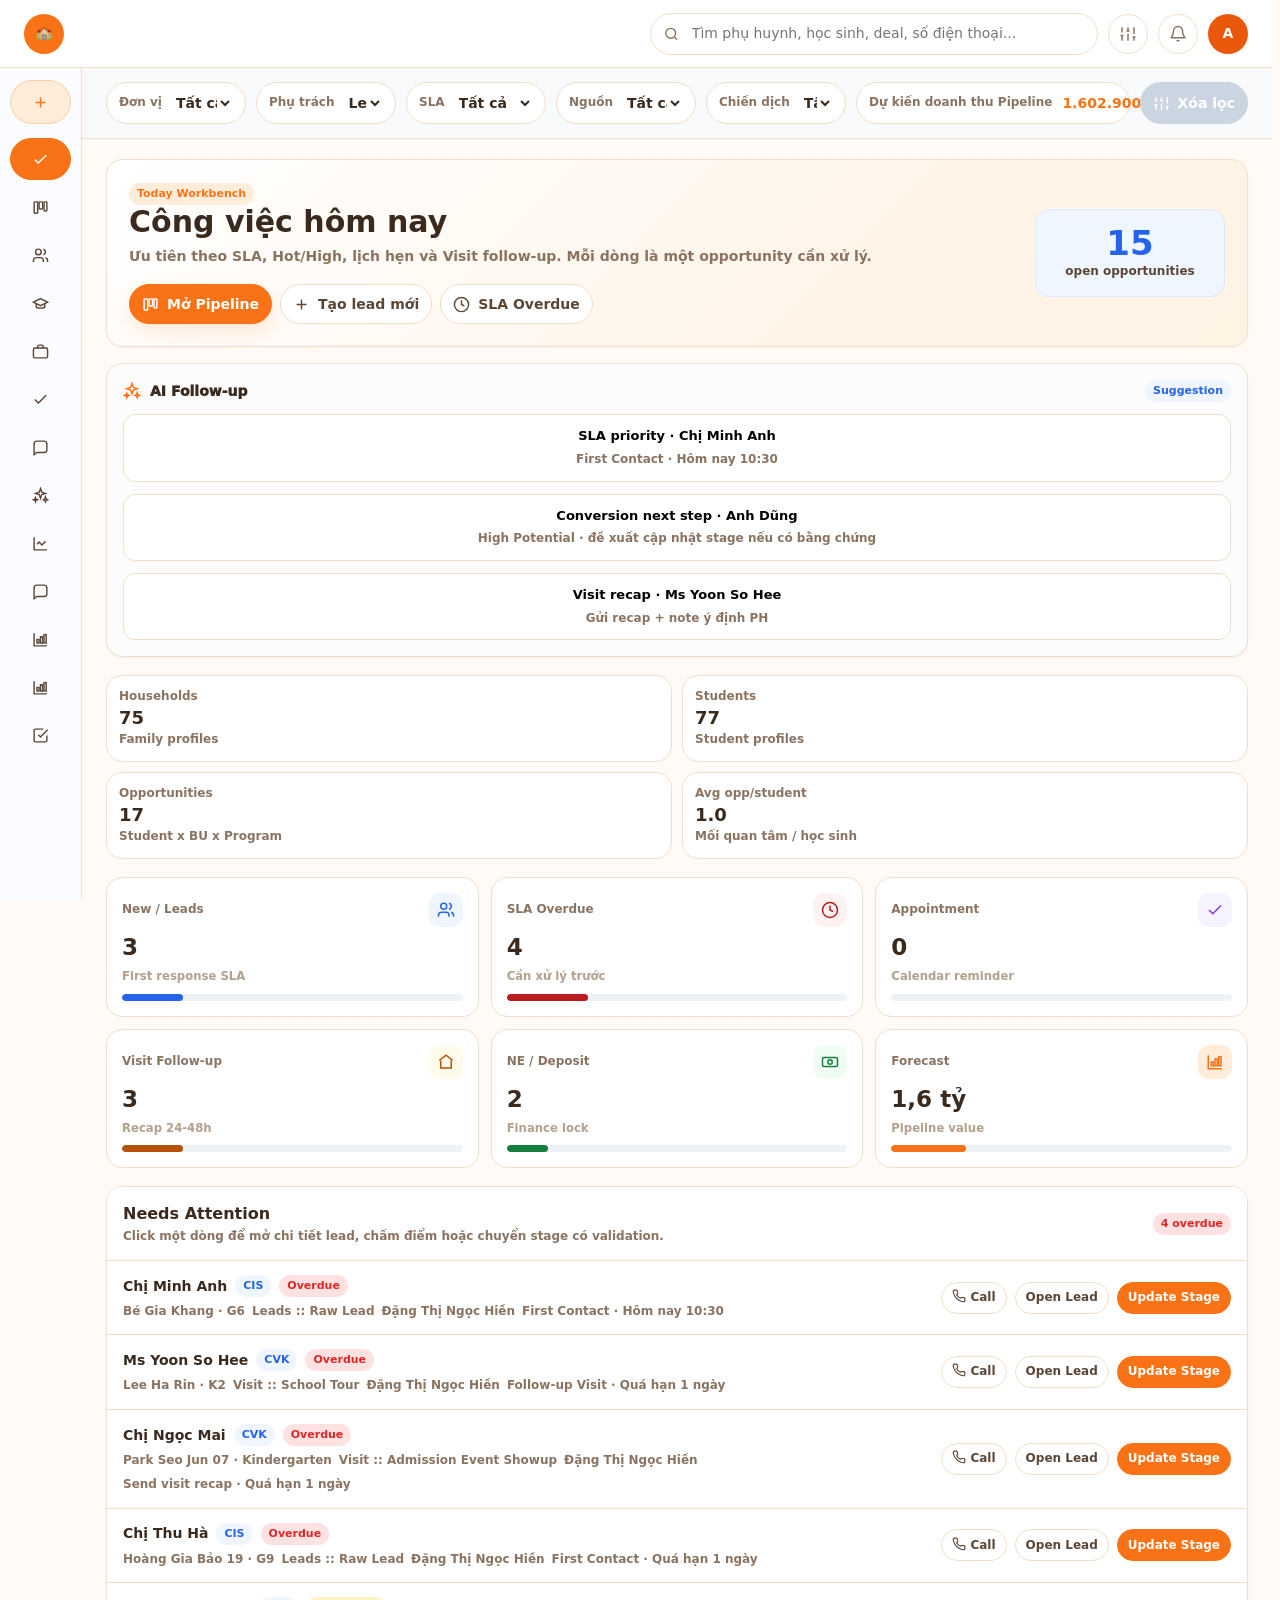
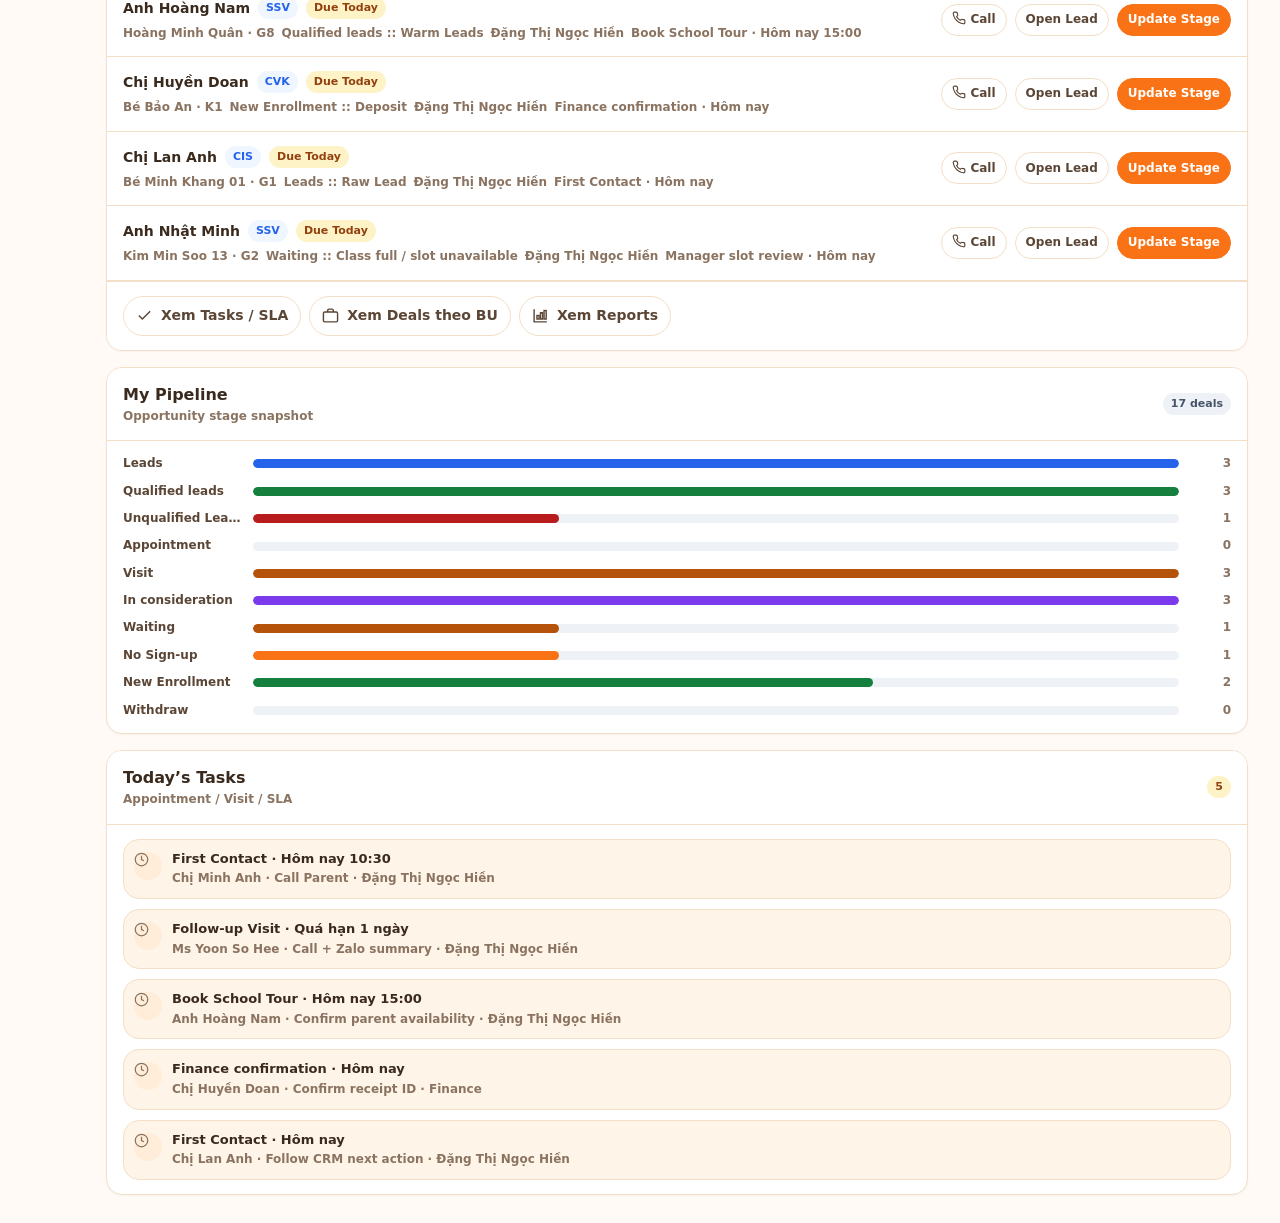
<file: templates/02-than-thien/index.html>
<!DOCTYPE html>
<html lang="vi">
<head>
<meta charset="UTF-8">
<meta name="viewport" content="width=device-width, initial-scale=1">
<title>CRM Tuyển sinh — Phong cách Thân thiện</title>
<style>
    :root {
      --bg: #FFFAF5;
      --surface: #ffffff;
      --soft: #FFF4E8;
      --ink: #3A2A1E;
      --ink-2: #5B4636;
      --muted: #8A7360;
      --muted-2: #B4A08C;
      --line: #F3DFC7;
      --line-2: #EAC9A0;
      --brand: #F97316;
      --brand-dark: #EA580C;
      --brand-soft: #FFEDD9;
      --brand-rgb: 249, 115, 22;
      --brand-line: #FBCFA0;
      --brand-wash: #FFF3E4;
      --blue: #2563EB;
      --blue-soft: #EFF6FF;
      --green: #15803D;
      --green-soft: #F0FDF4;
      --amber: #B45309;
      --amber-soft: #FFFBEB;
      --red: #B91C1C;
      --red-soft: #FEF2F2;
      --purple: #7C3AED;
      --purple-soft: #F5F3FF;
      --shadow: 0 14px 30px rgba(249, 115, 22, .12);
      --radius: 22px;
      --radius-sm: 16px;
      --focus: 0 0 0 3px rgba(249, 115, 22, .22);
      --font: ui-sans-serif, system-ui, -apple-system, BlinkMacSystemFont, "Segoe UI", sans-serif;
    }
    * { box-sizing: border-box; }
    html { scrollbar-gutter: stable; }
    body {
      margin: 0;
      background: var(--bg);
      color: var(--ink);
      font-family: var(--font);
      font-size: 14px;
      line-height: 1.45;
      -webkit-font-smoothing: antialiased;
      overflow-x: hidden;
    }
    button, input, select, textarea { font: inherit; }
    button { cursor: pointer; }
    button:disabled { cursor: not-allowed; }
    svg { display: block; }
    :focus-visible { outline: none; box-shadow: var(--focus); }
    *::-webkit-scrollbar { width: 8px; height: 8px; }
    *::-webkit-scrollbar-track { background: transparent; }
    *::-webkit-scrollbar-thumb { background: rgba(100,116,139,.34); border-radius: 8px; border: 2px solid transparent; background-clip: content-box; }
    *::-webkit-scrollbar-thumb:hover { background: rgba(100,116,139,.58); background-clip: content-box; }

    .sr-only { position: absolute; width: 1px; height: 1px; margin: -1px; overflow: hidden; clip: rect(0,0,0,0); border: 0; }
    .app { min-height: 100vh; display: grid; grid-template-rows: 68px 1fr; }

    .topbar {
      position: sticky;
      top: 0;
      z-index: 60;
      display: flex;
      align-items: center;
      justify-content: space-between;
      gap: 16px;
      padding: 0 24px;
      background: rgba(255,255,255,.96);
      border-bottom: 1px solid var(--line);
      backdrop-filter: blur(12px);
    }
    .brand { display: flex; align-items: center; gap: 12px; min-width: 260px; }
    .logo {
      width: 74px;
      height: 48px;
      display: grid;
      place-items: center;
      border-radius: 0;
      background: transparent;
      overflow: hidden;
    }
    .logo img { width: 100%; height: 100%; object-fit: contain; display: block; }
    .brand strong { display: block; font-size: 15px; line-height: 1.1; }
    .brand span { display: block; color: var(--muted); font-size: 12px; margin-top: 3px; }
    .top-actions { display: flex; align-items: center; gap: 10px; min-width: 0; }
    .search {
      width: min(460px, 35vw);
      min-height: 42px;
      display: flex;
      align-items: center;
      gap: 10px;
      padding: 0 12px;
      background: #fff;
      border: 1px solid var(--line);
      border-radius: 10px;
    }
    .search svg, .icon-btn svg { width: 18px; height: 18px; color: var(--muted); }
    .search input { width: 100%; min-width: 0; border: 0; outline: 0; background: transparent; }
    .icon-btn {
      width: 40px;
      min-height: 40px;
      display: grid;
      place-items: center;
      border: 1px solid var(--line);
      background: #fff;
      color: var(--ink-2);
      border-radius: 10px;
    }
    .avatar {
      width: 40px;
      height: 40px;
      display: grid;
      place-items: center;
      border-radius: 12px;
      background: #5b8a68;
      color: #fff;
      font-weight: 900;
    }

    .layout { min-height: 0; display: grid; grid-template-columns: 256px minmax(0, 1fr); }
    .sidebar {
      position: sticky;
      top: 68px;
      height: calc(100vh - 68px);
      display: grid;
      grid-template-rows: auto 1fr auto;
      gap: 14px;
      padding: 18px 14px;
      background: #fbfcff;
      border-right: 1px solid var(--line);
      overflow: auto;
    }
    .quick-create {
      min-height: 44px;
      display: inline-flex;
      align-items: center;
      justify-content: center;
      gap: 8px;
      width: 100%;
      border: 1px solid #fecdd3;
      color: var(--brand);
      background: #fff;
      border-radius: 10px;
      font-weight: 850;
    }
    .quick-create:hover { background: var(--brand-soft); }
    .quick-create svg, .nav-btn svg, .btn svg { width: 17px; height: 17px; }
    .nav { display: grid; gap: 6px; align-content: start; }
    .nav-label { color: var(--muted-2); font-size: 11px; font-weight: 900; text-transform: uppercase; padding: 8px 10px 3px; }
    .nav-btn {
      min-height: 42px;
      display: flex;
      align-items: center;
      gap: 10px;
      width: 100%;
      border: 1px solid transparent;
      border-radius: 10px;
      background: transparent;
      color: var(--ink-2);
      padding: 0 10px;
      font-weight: 800;
      text-align: left;
    }
    .nav-btn span { margin-left: auto; color: var(--muted); font-size: 12px; font-weight: 850; }
    .nav-btn.active { color: var(--brand); background: var(--brand-soft); border-color: #fecdd3; box-shadow: inset 3px 0 0 var(--brand); }
    .nav-btn svg { color: currentColor; }
    .sidebar-card {
      display: grid;
      gap: 8px;
      padding: 12px;
      border: 1px solid var(--line);
      border-radius: var(--radius-sm);
      background: var(--soft);
      color: var(--muted);
      font-size: 12px;
    }
    .sidebar-card strong { color: var(--ink); font-size: 13px; }

    .content { min-width: 0; display: grid; grid-template-rows: auto 1fr; min-height: calc(100vh - 68px); }
    .filters {
      display: grid;
      grid-template-columns: repeat(5, minmax(140px, 1fr)) minmax(220px, auto) auto;
      gap: 10px;
      padding: 14px 24px;
      border-bottom: 1px solid var(--line);
      background: rgba(248,250,252,.92);
    }
    .select-box, .metric-pill {
      min-height: 42px;
      display: flex;
      align-items: center;
      gap: 10px;
      padding: 0 12px;
      background: #fff;
      border: 1px solid var(--line);
      border-radius: 10px;
      min-width: 0;
    }
    .select-box label, .metric-pill span { color: var(--muted); font-size: 12px; font-weight: 850; white-space: nowrap; }
    .select-box select { width: 100%; min-width: 0; border: 0; outline: 0; background: transparent; color: var(--ink); font-weight: 700; }
    .select-box.is-filtered { border-color: var(--brand); background: var(--brand-wash); }
    .metric-pill { justify-content: space-between; font-weight: 900; }
    .metric-pill strong { color: var(--brand); }
    .filter-count { display: inline-flex; align-items: center; justify-content: center; min-width: 18px; height: 18px; padding: 0 5px; border-radius: 999px; background: var(--brand); color: #fff; font-size: 11px; font-weight: 900; }
    .filter-count:empty { display: none; }

    .main { min-width: 0; padding: 20px 24px 28px; overflow: auto; }
    .screen { display: none; }
    .screen.active { display: block; }
    .screen-grid { display: grid; grid-template-columns: minmax(0, 1fr); gap: 14px; align-items: start; }
    .panel {
      min-width: 0;
      background: #fff;
      border: 1px solid var(--line);
      border-radius: var(--radius);
      box-shadow: 0 1px 2px rgba(15,23,42,.04);
      overflow: hidden;
    }
    .panel-head {
      min-height: 58px;
      display: flex;
      align-items: center;
      justify-content: space-between;
      gap: 12px;
      padding: 14px 16px;
      border-bottom: 1px solid var(--line);
      background: #fff;
    }
    .panel-title { min-width: 0; }
    .panel-title h1, .panel-title h2 { margin: 0; font-size: 18px; line-height: 1.2; letter-spacing: 0; }
    .panel-title p { margin: 4px 0 0; color: var(--muted); font-size: 12px; }
    .panel-body { padding: 14px 16px; }
    .toolbar { display: flex; align-items: center; gap: 8px; flex-wrap: wrap; }

    .btn {
      min-height: 40px;
      display: inline-flex;
      align-items: center;
      justify-content: center;
      gap: 8px;
      padding: 0 12px;
      border-radius: 10px;
      border: 1px solid var(--line);
      background: #fff;
      color: var(--ink-2);
      font-weight: 850;
      white-space: nowrap;
    }
    .btn.primary { background: var(--brand); border-color: var(--brand); color: #fff; box-shadow: 0 8px 18px rgba(200,30,84,.14); }
    .btn.primary:hover { background: var(--brand-dark); }
    .btn.green { background: var(--green); border-color: var(--green); color: #fff; }
    .btn.danger { color: var(--red); border-color: #fecaca; }
    .btn:disabled { background: #cbd5e1; border-color: #cbd5e1; color: #fff; }

    .badge {
      display: inline-flex;
      align-items: center;
      justify-content: center;
      min-height: 22px;
      padding: 0 8px;
      border-radius: 999px;
      font-size: 11px;
      font-weight: 900;
      white-space: nowrap;
    }
    .badge.brand { color: var(--brand); background: var(--brand-soft); }
    .badge.blue { color: var(--blue); background: var(--blue-soft); }
    .badge.green { color: var(--green); background: var(--green-soft); }
    .badge.amber { color: #92400e; background: #fef3c7; }
    .badge.red { color: #dc2626; background: #fee2e2; }
    .badge.gray { color: #475569; background: #eef2f7; }
    .badge.purple { color: var(--purple); background: var(--purple-soft); }

    .kpis { display: grid; grid-template-columns: repeat(6, minmax(0, 1fr)); gap: 12px; margin-bottom: 18px; }
    .kpi {
      padding: 16px;
      background: #fff;
      border: 1px solid var(--line);
      border-radius: var(--radius-sm);
      min-width: 0;
    }
    .kpi strong { display: block; font-size: 26px; line-height: 1; margin-bottom: 8px; letter-spacing: 0; }
    .kpi span { display: block; color: var(--muted); font-size: 12px; font-weight: 850; }
    .kpi small { color: var(--muted-2); display: block; margin-top: 3px; }
    .kpi em { display: inline-flex; width: fit-content; margin-top: 9px; padding: 4px 8px; border-radius: 999px; background: var(--blue-soft); color: var(--blue); font-size: 11px; font-style: normal; font-weight: 900; }

    .dashboard-shell { display: grid; gap: 18px; }
    .dashboard-hero { display: grid; grid-template-columns: minmax(0, 1.35fr) minmax(320px, .65fr); gap: 16px; align-items: stretch; }
    .hero-panel, .ai-panel, .soft-card {
      background: #fff;
      border: 1px solid var(--line);
      border-radius: var(--radius);
      box-shadow: 0 1px 2px rgba(15,23,42,.04);
    }
    .hero-panel { padding: 22px; display: grid; grid-template-columns: minmax(0, 1fr) auto; gap: 18px; align-items: center; background: linear-gradient(135deg, #fff 0%, #f8fafc 66%, #fdf2f8 100%); }
    .hero-panel h1 { margin: 0; font-size: 30px; line-height: 1.1; letter-spacing: 0; }
    .hero-panel p { margin: 8px 0 0; max-width: 760px; color: var(--muted); font-weight: 700; }
    .hero-meta { display: flex; flex-wrap: wrap; gap: 8px; margin-top: 18px; }
    .hero-score { min-width: 190px; padding: 16px; border: 1px solid #dbeafe; border-radius: 14px; background: #eff6ff; color: var(--blue); text-align: center; }
    .hero-score strong { display: block; font-size: 34px; line-height: 1; }
    .hero-score span { color: var(--ink-2); font-size: 12px; font-weight: 850; }
    .ai-panel { padding: 16px; display: grid; gap: 12px; background: #fcfcfd; }
    .ai-head { display: flex; align-items: center; justify-content: space-between; gap: 10px; }
    .ai-title { display: flex; align-items: center; gap: 9px; font-weight: 950; }
    .ai-title svg { width: 18px; height: 18px; color: var(--brand); }
    .ai-suggestion { display: grid; gap: 5px; padding: 12px; border: 1px solid var(--line); border-radius: 12px; background: #fff; }
    .ai-suggestion strong { font-size: 13px; }
    .ai-suggestion span { color: var(--muted); font-size: 12px; font-weight: 750; }
    .metric-grid { display: grid; grid-template-columns: repeat(6, minmax(0, 1fr)); gap: 12px; }
    .loop-metric {
      min-width: 0;
      padding: 15px;
      background: #fff;
      border: 1px solid var(--line);
      border-radius: var(--radius-sm);
      display: grid;
      gap: 9px;
    }
    .loop-metric-top { display: flex; align-items: center; justify-content: space-between; gap: 8px; color: var(--muted); font-size: 12px; font-weight: 850; }
    .loop-metric-icon { width: 34px; height: 34px; display: grid; place-items: center; border-radius: 11px; background: var(--blue-soft); color: var(--blue); }
    .loop-metric-icon svg { width: 18px; height: 18px; }
    .loop-metric strong { font-size: clamp(20px, 1.8vw, 28px); line-height: 1; letter-spacing: 0; overflow-wrap: anywhere; }
    .loop-metric small { color: var(--muted-2); font-weight: 750; }
    .metric-progress { height: 7px; overflow: hidden; background: #eef2f7; border-radius: 999px; }
    .metric-progress > span { display: block; height: 100%; border-radius: inherit; background: var(--brand); }
    .attention-layout { display: grid; grid-template-columns: minmax(0, 1.55fr) minmax(330px, .72fr); gap: 16px; align-items: start; }
    .soft-card { overflow: hidden; }
    .soft-card-head { min-height: 58px; padding: 15px 16px; display: flex; justify-content: space-between; gap: 12px; align-items: center; border-bottom: 1px solid var(--line); background: #fff; }
    .soft-card-title { display: grid; gap: 2px; min-width: 0; }
    .soft-card-title strong { font-size: 16px; }
    .soft-card-title span { color: var(--muted); font-size: 12px; font-weight: 750; }
    .attention-list { display: grid; gap: 0; }
    .attention-row {
      display: grid;
      grid-template-columns: minmax(0, 1fr) auto;
      gap: 14px;
      padding: 14px 16px;
      border-bottom: 1px solid var(--line);
      background: #fff;
      transition: background .16s ease;
    }
    .attention-row:hover { background: #f8fafc; }
    .attention-main { display: grid; gap: 6px; min-width: 0; }
    .attention-name { display: flex; align-items: center; flex-wrap: wrap; gap: 8px; }
    .attention-name strong { font-size: 14px; }
    .attention-meta { display: flex; flex-wrap: wrap; gap: 7px; color: var(--muted); font-size: 12px; font-weight: 750; }
    .attention-actions { display: flex; align-items: center; gap: 8px; }
    .mini-btn {
      min-height: 32px;
      padding: 0 10px;
      border: 1px solid var(--line);
      border-radius: 9px;
      background: #fff;
      color: var(--ink-2);
      font-size: 12px;
      font-weight: 900;
      white-space: nowrap;
    }
    .mini-btn.primary { color: #fff; background: var(--brand); border-color: var(--brand); }
    .dashboard-side { display: grid; gap: 16px; }
    .task-stack, .pipeline-snapshot, .ai-stack { padding: 14px 16px; display: grid; gap: 10px; }
    .task-item { display: grid; grid-template-columns: auto minmax(0, 1fr); gap: 10px; align-items: start; padding: 10px; border: 1px solid var(--line); border-radius: 12px; background: var(--soft); }
    .task-dot { width: 28px; height: 28px; display: grid; place-items: center; border-radius: 999px; background: var(--brand-soft); color: var(--brand); }
    .task-dot svg { width: 15px; height: 15px; }
    .task-item strong { display: block; font-size: 13px; }
    .task-item span { display: block; color: var(--muted); font-size: 12px; font-weight: 750; margin-top: 2px; }
    .funnel-row { display: grid; grid-template-columns: 120px minmax(0, 1fr) 42px; gap: 10px; align-items: center; font-size: 12px; font-weight: 850; }
    .funnel-label { color: var(--ink-2); overflow: hidden; text-overflow: ellipsis; white-space: nowrap; }
    .funnel-bar { height: 9px; border-radius: 999px; background: #eef2f7; overflow: hidden; }
    .funnel-bar span { display: block; height: 100%; border-radius: inherit; background: var(--blue); }
    .funnel-count { color: var(--muted); text-align: right; }
    .quick-row { display: flex; flex-wrap: wrap; gap: 8px; padding: 14px 16px; border-top: 1px solid var(--line); background: #fff; }
    .search-scope {
      display: flex;
      align-items: center;
      justify-content: space-between;
      gap: 12px;
      margin-bottom: 14px;
      padding: 10px 12px;
      border: 1px solid #bfdbfe;
      border-radius: 12px;
      background: var(--blue-soft);
      color: #1e3a8a;
      font-size: 12px;
      font-weight: 850;
    }
    .search-scope span { color: var(--muted); font-weight: 750; }

    .workbench-strip { display: grid; grid-template-columns: repeat(4, minmax(0, 1fr)); gap: 10px; }
    .work-item { display: grid; gap: 4px; padding: 12px; border: 1px solid var(--line); border-radius: 12px; background: #fff; }
    .work-item strong { font-size: 18px; line-height: 1; }
    .work-item span { color: var(--muted); font-size: 12px; font-weight: 850; }

    .chat-shell { display: grid; grid-template-columns: minmax(260px, .75fr) minmax(0, 1.45fr) minmax(260px, .7fr); gap: 14px; align-items: start; }
    .channel-tabs { display: flex; flex-wrap: wrap; gap: 8px; padding: 14px 16px; border-bottom: 1px solid var(--line); }
    .channel-pill { min-height: 32px; padding: 0 10px; border: 1px solid var(--line); border-radius: 999px; background: #fff; color: var(--ink-2); font-size: 12px; font-weight: 900; }
    .channel-pill.active { border-color: #fecdd3; background: var(--brand-soft); color: var(--brand); }
    .thread-list { display: grid; gap: 8px; padding: 12px; }
    .thread-card { display: grid; gap: 5px; padding: 11px; border: 1px solid var(--line); border-radius: 12px; background: #fff; text-align: left; }
    .thread-card.active, .thread-card:hover { border-color: #bfdbfe; background: #f8fbff; }
    .thread-card strong { overflow: hidden; text-overflow: ellipsis; white-space: nowrap; }
    .thread-card span { color: var(--muted); font-size: 12px; font-weight: 750; overflow: hidden; text-overflow: ellipsis; white-space: nowrap; }
    .conversation { display: grid; gap: 12px; padding: 14px 16px; }
    .message-row { max-width: 78%; display: grid; gap: 4px; padding: 10px 12px; border-radius: 14px; background: #f1f5f9; color: var(--ink-2); font-weight: 750; }
    .message-row.parent { justify-self: start; border-top-left-radius: 4px; }
    .message-row.ao { justify-self: end; background: var(--blue-soft); color: #1d4ed8; border-top-right-radius: 4px; }
    .message-row small { color: var(--muted); font-weight: 800; }
    .reply-box { display: grid; gap: 8px; padding: 14px 16px; border-top: 1px solid var(--line); background: #fff; }
    .reply-box textarea { width: 100%; min-height: 76px; resize: vertical; border: 1px solid var(--line); border-radius: 12px; padding: 10px; outline: 0; }
    .context-list { display: grid; gap: 8px; padding: 14px 16px; }

    .builder-shell { display: grid; grid-template-columns: 280px minmax(0, 1fr); gap: 14px; align-items: start; }
    .widget-palette { display: grid; gap: 8px; padding: 14px 16px; }
    .widget-chip { display: grid; gap: 4px; padding: 10px 12px; border: 1px solid var(--line); border-radius: 12px; background: #fff; text-align: left; cursor: grab; }
    .widget-chip strong { font-size: 13px; }
    .widget-chip span { color: var(--muted); font-size: 12px; font-weight: 750; }
    .dashboard-canvas { display: grid; grid-template-columns: repeat(2, minmax(0, 1fr)); gap: 12px; padding: 14px; background: #f8fafc; }
    .widget-slot { min-height: 180px; border: 1px dashed #cbd5e1; border-radius: 14px; background: #fff; overflow: hidden; }
    .widget-slot.drop-hover { border-color: var(--brand); background: #fff7fb; box-shadow: 0 0 0 3px rgba(200,30,84,.12); }
    .report-widget { height: 100%; display: grid; grid-template-rows: auto 1fr; background: #fff; }
    .report-widget-head { min-height: 48px; display: flex; align-items: center; justify-content: space-between; gap: 8px; padding: 12px 14px; border-bottom: 1px solid var(--line); }
    .report-widget-head strong { font-size: 14px; }
    .report-widget-body { padding: 12px 14px; display: grid; gap: 10px; align-content: start; }
    .mini-stat-grid { display: grid; grid-template-columns: repeat(3, minmax(0, 1fr)); gap: 8px; }
    .mini-stat { padding: 10px; border: 1px solid var(--line); border-radius: 10px; background: var(--soft); }
    .mini-stat strong { display: block; font-size: 18px; }
    .mini-stat span { color: var(--muted); font-size: 11px; font-weight: 850; }

    .kanban-wrap { display: grid; grid-template-rows: auto 1fr; min-height: 720px; }
    .board-scroll { overflow: auto; padding: 14px; }
    .kanban { min-width: 1840px; display: grid; grid-template-columns: repeat(var(--stage-count, 10), 268px); gap: 12px; align-items: start; }
    .lane { min-height: 620px; display: grid; grid-template-rows: auto 1fr; background: #f3f6fb; border: 1px solid #e5edf5; border-radius: 14px; overflow: hidden; }
    .lane.drop-hover { border-color: var(--brand); box-shadow: 0 0 0 3px rgba(200,30,84,.12); background: #fff7fb; }
    .lane-head { min-height: 56px; display: flex; align-items: center; justify-content: space-between; gap: 8px; padding: 10px 12px; color: var(--ink); font-weight: 900; border-bottom: 1px solid var(--line); box-shadow: inset 4px 0 0 #94a3b8; }
    .lane-head.gray { background: #f8fafc; box-shadow: inset 4px 0 0 #94a3b8; }
    .lane-head.green { background: #f0fdf4; box-shadow: inset 4px 0 0 var(--green); }
    .lane-head.red { background: #fef2f2; box-shadow: inset 4px 0 0 #ef4444; }
    .lane-head.amber { background: #fffbeb; color: #233044; box-shadow: inset 4px 0 0 #f59e0b; }
    .lane-head.orange { background: #fff7ed; box-shadow: inset 4px 0 0 #f97316; }
    .lane-head.purple { background: var(--purple-soft); box-shadow: inset 4px 0 0 var(--purple); }
    .lane-title { min-width: 0; display: grid; gap: 2px; }
    .lane-title strong { overflow: hidden; text-overflow: ellipsis; white-space: nowrap; }
    .lane-title span { font-size: 12px; opacity: .86; }
    .lane-count { min-width: 34px; height: 28px; display: grid; place-items: center; border-radius: 999px; padding: 0 8px; background: #fff; border: 1px solid var(--line); color: var(--muted); font-size: 12px; }
    .lane-body { display: grid; gap: 10px; align-content: start; min-height: 100%; padding: 10px; }
    .deal-card {
      width: 100%;
      display: grid;
      gap: 9px;
      text-align: left;
      border: 1px solid var(--line);
      background: #fff;
      border-radius: 12px;
      padding: 12px;
      box-shadow: 0 1px 1px rgba(15,23,42,.03);
      transition: border-color .16s ease, box-shadow .16s ease, transform .16s ease;
    }
    .deal-card[draggable="true"] { cursor: grab; user-select: none; }
    .deal-card.dragging { opacity: .55; transform: rotate(.35deg) scale(.985); cursor: grabbing; }
    .deal-card:hover { transform: translateY(-1px); border-color: #bfdbfe; box-shadow: 0 10px 18px rgba(15,23,42,.08); }
    .deal-card.active { border-color: var(--brand); box-shadow: 0 0 0 2px rgba(200,30,84,.08), 0 10px 18px rgba(15,23,42,.08); }
    .deal-top { display: flex; justify-content: space-between; align-items: flex-start; gap: 8px; }
    .deal-name { min-width: 0; display: grid; gap: 3px; }
    .deal-name strong { font-size: 14px; line-height: 1.2; overflow: hidden; text-overflow: ellipsis; white-space: nowrap; }
    .deal-name span { color: var(--muted); font-size: 12px; font-weight: 700; overflow: hidden; text-overflow: ellipsis; white-space: nowrap; }
    .info-grid { display: grid; grid-template-columns: 1fr 1fr; gap: 8px; color: var(--muted); font-size: 12px; }
    .info-item { display: grid; gap: 1px; min-width: 0; }
    .info-item span { color: var(--muted-2); font-weight: 800; }
    .info-item strong { color: var(--ink-2); overflow: hidden; text-overflow: ellipsis; white-space: nowrap; }
    .bar { height: 8px; overflow: hidden; background: #e5e7eb; border-radius: 999px; }
    .bar > div { height: 100%; background: var(--blue); border-radius: 999px; }
    .deal-foot { display: flex; justify-content: space-between; gap: 8px; padding-top: 8px; border-top: 1px dashed var(--line); color: var(--muted); font-size: 12px; font-weight: 750; }
    .deal-next { display: flex; align-items: center; justify-content: space-between; gap: 8px; padding: 8px 9px; border-radius: 10px; background: var(--soft); color: var(--ink-2); font-size: 12px; font-weight: 800; }
    .deal-next span { color: var(--muted); font-weight: 850; }

    .detail { position: sticky; top: 84px; max-height: calc(100vh - 104px); display: grid; grid-template-rows: auto 1fr; overflow: hidden; }
    .detail-hero { padding: 16px; border-bottom: 1px solid var(--line); display: grid; gap: 12px; }
    .hero-top { display: grid; grid-template-columns: 52px 1fr auto; gap: 12px; align-items: start; }
    .money-icon { width: 52px; height: 52px; display: grid; place-items: center; border-radius: 14px; background: #dbeafe; color: var(--blue); font-size: 28px; font-weight: 900; }
    .hero-copy { min-width: 0; }
    .hero-copy h2 { margin: 0; font-size: 20px; line-height: 1.15; }
    .hero-copy strong { display: block; color: var(--blue); margin-top: 4px; font-size: 18px; }
    .hero-copy p { color: var(--muted); margin: 5px 0 0; font-size: 12px; font-weight: 750; }
    .detail-actions { display: grid; grid-template-columns: 1fr 1fr; gap: 8px; }
    .context-tabs { display: grid; grid-template-columns: repeat(3, 1fr); gap: 7px; }
    .context-tab { min-height: 36px; border: 1px solid var(--line); background: #fff; border-radius: 10px; color: var(--muted); font-weight: 850; font-size: 12px; }
    .context-tab.active { color: var(--brand); background: var(--brand-soft); border-color: #fecdd3; }
    .detail-scroll { overflow: auto; padding: 14px; display: grid; gap: 14px; align-content: start; }

    .cards-grid { display: grid; grid-template-columns: repeat(3, minmax(0, 1fr)); gap: 12px; }
    .data-card { border: 1px solid var(--line); border-radius: var(--radius); background: #fff; overflow: hidden; }
    .data-card-head { padding: 13px 14px; border-bottom: 1px solid var(--line); background: var(--soft); display: flex; justify-content: space-between; gap: 10px; align-items: center; }
    .data-card-head strong { display: flex; align-items: center; gap: 8px; }
    .data-card-head svg { width: 17px; height: 17px; color: var(--brand); }
    .data-card-body { padding: 12px 14px; display: grid; gap: 10px; }
    .field-grid { display: grid; grid-template-columns: repeat(auto-fit, minmax(150px, 1fr)); gap: 9px; }
    .field-box { padding: 10px; border: 1px solid var(--line); border-radius: 12px; background: var(--soft); min-width: 0; }
    .field-box span { display: block; color: var(--muted); font-size: 12px; font-weight: 850; margin-bottom: 2px; }
    .field-box strong { display: block; overflow-wrap: anywhere; }

    .table-wrap { overflow-x: auto; border: 1px solid var(--line); border-radius: var(--radius); background: #fff; }
    table { width: 100%; min-width: 900px; border-collapse: collapse; }
    th, td { padding: 10px 12px; border-bottom: 1px solid var(--line); text-align: left; vertical-align: top; }
    th { background: var(--soft); color: #475569; font-size: 12px; text-transform: uppercase; letter-spacing: 0; position: sticky; top: 0; z-index: 1; }
    tr:last-child td { border-bottom: 0; }
    td { color: var(--ink-2); font-size: 13px; }
    .row-click { cursor: pointer; }
    .row-click:hover td { background: #fff7fb; }
    [data-action], [data-view], [data-opp], [data-hh], [data-st], [data-source-group], [data-report-filter], [data-parent-student] { cursor: pointer; }

    .profile-layout { display: grid; grid-template-columns: 360px minmax(0, 1fr); gap: 14px; align-items: start; }
    .record-list { display: grid; gap: 8px; }
    .record-btn { width: 100%; border: 1px solid var(--line); background: #fff; border-radius: 12px; padding: 11px; text-align: left; display: grid; gap: 5px; }
    .record-btn.active { border-color: var(--brand); background: var(--brand-soft); }
    .record-btn strong { display: block; }
    .record-btn span { color: var(--muted); font-size: 12px; font-weight: 750; }
    .entity-header { display: flex; justify-content: space-between; gap: 12px; align-items: start; margin-bottom: 12px; }
    .entity-title h2 { margin: 0; font-size: 22px; }
    .entity-title p { margin: 4px 0 0; color: var(--muted); }
    .rel-grid { display: grid; grid-template-columns: repeat(2, minmax(0, 1fr)); gap: 12px; }
    .mini-list { display: grid; gap: 8px; }
    .mini-item { padding: 10px; border: 1px solid var(--line); border-radius: 12px; background: var(--soft); }
    .mini-item[data-opp-row], .mini-item[data-st], .mini-item[data-hh], .mini-item[data-report-filter], .mini-item[data-parent-student] { transition: border-color .16s ease, background .16s ease; }
    .mini-item[data-opp-row]:hover, .mini-item[data-st]:hover, .mini-item[data-hh]:hover, .mini-item[data-report-filter]:hover, .mini-item[data-parent-student]:hover { border-color: #fecdd3; background: #fff7fb; }
    .mini-item.active { border-color: var(--brand); background: var(--brand-wash); }
    .mini-item strong { display: block; }
    .mini-item span { display: block; color: var(--muted); font-size: 12px; margin-top: 2px; }

    .check-row {
      display: grid;
      grid-template-columns: 24px 1fr auto;
      gap: 9px;
      align-items: start;
      padding: 10px;
      border: 1px solid var(--line);
      border-radius: 12px;
      background: #fff;
    }
    .check-row input { width: 20px; height: 20px; margin: 1px 0 0; accent-color: var(--brand); }
    .check-row strong { display: block; line-height: 1.2; }
    .check-row span { display: block; margin-top: 2px; color: var(--muted); font-size: 12px; }
    .next-box { display: grid; gap: 8px; padding: 10px; border: 1px solid #bfdbfe; background: var(--blue-soft); border-radius: 12px; }
    .status-update-card {
      border: 1px solid #fecdd3;
      box-shadow: 0 12px 28px rgba(200,30,84,.10);
      background: linear-gradient(135deg, #fff 0%, #fff7fb 100%);
    }
    .status-update-card.pulse-focus { box-shadow: 0 0 0 4px rgba(200,30,84,.16), 0 16px 34px rgba(200,30,84,.16); }
    .status-update-card .data-card-head {
      min-height: 64px;
      background: #fff7fb;
      border-bottom-color: #fecdd3;
    }
    .status-update-card .data-card-head strong { color: var(--brand); font-size: 16px; }
    .status-update-grid { display: grid; grid-template-columns: repeat(2, minmax(0, 1fr)); gap: 10px; }
    .status-current {
      display: grid;
      gap: 5px;
      padding: 12px;
      border: 1px solid #fecdd3;
      border-radius: 12px;
      background: #fff;
    }
    .status-current span { color: var(--muted); font-size: 12px; font-weight: 850; }
    .status-current strong { color: var(--ink); font-size: 15px; }
    .status-guidance {
      display: grid;
      gap: 10px;
      padding: 13px;
      border: 1px solid #bfdbfe;
      background: var(--blue-soft);
      border-radius: 12px;
    }
    .status-guidance strong { color: var(--ink); font-size: 15px; }
    .status-guidance span { color: var(--muted); font-size: 12px; font-weight: 750; }
    .status-guidance .btn { min-height: 46px; font-size: 15px; }
    .recommended-action { display: flex; align-items: center; justify-content: space-between; gap: 12px; padding: 12px; border: 1px solid #bbf7d0; background: var(--green-soft); border-radius: 12px; }
    .recommended-action strong { display: block; color: #166534; }
    .recommended-action span { display: block; margin-top: 2px; color: #15803d; font-size: 12px; font-weight: 750; }
    .next-top { display: flex; justify-content: space-between; gap: 8px; font-weight: 900; }
    .textarea { width: 100%; min-height: 64px; resize: vertical; border: 1px solid var(--line); border-radius: 12px; outline: 0; padding: 10px; }
    .timeline { display: grid; gap: 10px; }
    .timeline-row { display: grid; grid-template-columns: 26px 1fr; gap: 10px; color: var(--muted); }
    .timeline-dot { width: 24px; height: 24px; display: grid; place-items: center; border-radius: 999px; background: #f1f5f9; color: var(--muted-2); }
    .timeline-dot svg { width: 14px; height: 14px; }
    .timeline-row b { color: var(--ink-2); }

    .toast {
      position: fixed;
      right: 18px;
      bottom: 18px;
      z-index: 100;
      min-width: min(360px, calc(100vw - 32px));
      display: none;
      gap: 10px;
      align-items: start;
      padding: 12px 14px;
      border: 1px solid #bbf7d0;
      border-radius: 14px;
      background: #f0fdf4;
      color: #14532d;
      box-shadow: var(--shadow);
      font-weight: 800;
    }
    .toast.show { display: grid; grid-template-columns: 20px 1fr; }
    .toast svg { width: 18px; height: 18px; margin-top: 1px; }

    .modal-backdrop {
      position: fixed;
      inset: 0;
      z-index: 90;
      display: none;
      place-items: center;
      padding: 18px;
      background: rgba(15, 23, 42, .38);
    }
    #leadDetailBackdrop { z-index: 90; }
    #modalBackdrop { z-index: 120; }
    .modal-backdrop.open { display: grid; }
    .modal {
      width: min(760px, 100%);
      max-height: min(760px, calc(100vh - 36px));
      overflow: auto;
      border: 1px solid var(--line);
      border-radius: 18px;
      background: #fff;
      box-shadow: 0 24px 64px rgba(15, 23, 42, .22);
    }
    .modal-head {
      display: flex;
      justify-content: space-between;
      gap: 12px;
      align-items: start;
      padding: 16px 18px;
      border-bottom: 1px solid var(--line);
    }
    .modal-head h2 { margin: 0; font-size: 18px; }
    .modal-head p { margin: 4px 0 0; color: var(--muted); font-size: 12px; }
    .modal-body { padding: 16px 18px 18px; display: grid; gap: 12px; }
    .lead-detail-modal {
      width: min(1120px, calc(100vw - 36px));
      max-height: calc(100vh - 36px);
      display: grid;
      grid-template-rows: auto 1fr;
      overflow: hidden;
    }
    .lead-detail-shell {
      min-height: 0;
      display: grid;
      grid-template-rows: auto 1fr;
      overflow: hidden;
    }
    .lead-detail-head {
      display: flex;
      align-items: start;
      justify-content: space-between;
      gap: 12px;
      padding: 14px 16px;
      border-bottom: 1px solid var(--line);
      background: #fff;
    }
    .lead-detail-head h2 { margin: 0; font-size: 18px; line-height: 1.2; }
    .lead-detail-head p { margin: 4px 0 0; color: var(--muted); font-size: 12px; font-weight: 750; }
    .lead-detail-body {
      min-height: 0;
      overflow: auto;
      background: #fff;
    }
    .lead-detail-body .detail-hero { border-bottom: 1px solid var(--line); }
    .lead-detail-body .detail-scroll {
      overflow: visible;
      padding: 16px;
    }
    .lead-detail-body .cards-grid { grid-template-columns: repeat(2, minmax(0, 1fr)); }
    .layer-stack { display: grid; gap: 10px; }
    .layer-section {
      border: 1px solid var(--line);
      border-radius: var(--radius);
      background: #fff;
      overflow: hidden;
    }
    .layer-section > summary {
      min-height: 48px;
      display: flex;
      align-items: center;
      justify-content: space-between;
      gap: 12px;
      padding: 12px 14px;
      background: var(--soft);
      cursor: pointer;
      font-weight: 900;
      list-style: none;
    }
    .layer-section > summary::-webkit-details-marker { display: none; }
    .layer-section > summary span { color: var(--muted); font-size: 12px; font-weight: 800; }
    .layer-section > summary::after { content: "⌄"; color: var(--muted); font-weight: 900; }
    .layer-section:not([open]) > summary::after { transform: rotate(-90deg); }
    .layer-section-body { padding: 12px 14px; }
    .info-list {
      display: grid;
      border: 1px solid var(--line);
      border-radius: 12px;
      background: #fff;
      overflow: hidden;
    }
    .info-line {
      display: grid;
      grid-template-columns: minmax(150px, 220px) minmax(0, 1fr);
      gap: 14px;
      padding: 10px 12px;
      border-bottom: 1px solid var(--line);
      align-items: start;
    }
    .info-line:nth-child(even) { background: var(--soft); }
    .info-line:last-child { border-bottom: 0; }
    .info-line span {
      color: var(--muted);
      font-size: 12px;
      font-weight: 900;
    }
    .info-line strong {
      color: var(--ink);
      font-weight: 850;
      overflow-wrap: anywhere;
    }
    .validation-summary {
      display: flex;
      justify-content: space-between;
      align-items: center;
      gap: 12px;
      padding: 10px 12px;
      border: 1px solid #bfdbfe;
      border-radius: 12px;
      background: var(--blue-soft);
      color: var(--ink-2);
      font-weight: 850;
    }
    .form-grid { display: grid; grid-template-columns: repeat(2, minmax(0, 1fr)); gap: 10px; }
    .form-field { display: grid; gap: 6px; }
    .form-field label { color: var(--muted); font-size: 12px; font-weight: 900; }
    .form-hint { display: block; margin-top: 6px; color: var(--muted); font-size: 12px; font-weight: 750; }
    .form-field input, .form-field select, .form-field textarea {
      width: 100%;
      min-height: 42px;
      border: 1px solid var(--line);
      border-radius: 12px;
      background: #fff;
      padding: 0 10px;
      outline: 0;
      color: var(--ink);
    }
    .form-field textarea { min-height: 88px; padding: 10px; resize: vertical; }
    .form-actions { display: flex; justify-content: flex-end; gap: 8px; flex-wrap: wrap; }

    .matrix { display: grid; grid-template-columns: 180px repeat(4, minmax(110px, 1fr)); border: 1px solid var(--line); border-radius: var(--radius); overflow: hidden; background: #fff; }
    .matrix > div { padding: 10px; border-right: 1px solid var(--line); border-bottom: 1px solid var(--line); min-height: 46px; }
    .matrix > div:nth-child(5n) { border-right: 0; }
    .matrix .head { background: var(--soft); color: var(--muted); font-weight: 900; }
    .matrix .conflict { background: var(--red-soft); color: #b91c1c; font-weight: 850; }
    .matrix .open { background: var(--green-soft); color: var(--green); font-weight: 850; }

    @media (max-width: 1280px) {
      .layout { grid-template-columns: 82px minmax(0, 1fr); }
      .brand-text, .nav-btn b, .nav-label, .sidebar-card, .quick-create span { display: none; }
      .brand { min-width: 0; }
      .sidebar { padding: 12px 10px; }
      .nav-btn, .quick-create { justify-content: center; padding: 0; }
      .nav-btn span { display: none; }
      .dashboard-hero, .attention-layout { grid-template-columns: 1fr; }
      .metric-grid { grid-template-columns: repeat(3, minmax(0, 1fr)); }
      .workbench-strip { grid-template-columns: repeat(2, minmax(0, 1fr)); }
      .chat-shell, .builder-shell { grid-template-columns: 1fr; }
      .dashboard-canvas { grid-template-columns: 1fr; }
      .screen-grid, .profile-layout { grid-template-columns: 1fr; }
      .detail { position: static; max-height: none; }
      .cards-grid { grid-template-columns: repeat(2, minmax(0, 1fr)); }
    }
    @media (max-width: 760px) {
      .app { grid-template-rows: auto 1fr; }
      .topbar { height: auto; flex-wrap: wrap; padding: 12px; }
      .top-actions { width: 100%; display: grid; grid-template-columns: 1fr auto auto auto; }
      .search { width: 100%; }
      .layout { grid-template-columns: 1fr; }
      .sidebar { position: sticky; top: 0; z-index: 40; height: auto; display: block; padding: 8px; border-right: 0; border-bottom: 1px solid var(--line); overflow-x: auto; white-space: nowrap; }
      .nav { display: flex; gap: 6px; }
      .quick-create, .sidebar-card { display: none; }
      .nav-btn { width: 44px; flex: 0 0 44px; }
      .filters { grid-template-columns: 1fr; padding: 12px; }
      .main { padding: 12px; }
      .hero-panel { grid-template-columns: 1fr; padding: 16px; }
      .hero-panel h1 { font-size: 24px; }
      .metric-grid { grid-template-columns: 1fr; }
      .attention-row { grid-template-columns: 1fr; }
      .attention-actions { justify-content: flex-start; flex-wrap: wrap; }
      .status-update-grid { grid-template-columns: 1fr; }
      .kpis, .cards-grid, .rel-grid, .field-grid { grid-template-columns: 1fr; }
      .hero-top { grid-template-columns: 48px 1fr; }
      .hero-top .badge { grid-column: 1 / -1; justify-self: start; }
      .detail-actions { grid-template-columns: 1fr; }
      .info-line { grid-template-columns: 1fr; gap: 2px; }
      .lead-detail-modal { width: calc(100vw - 16px); max-height: calc(100vh - 16px); }
      .lead-detail-head { padding: 12px; }
      .lead-detail-body .detail-scroll { padding: 12px; }
      .lead-detail-body .cards-grid { grid-template-columns: 1fr; }
      .matrix { grid-template-columns: 150px repeat(4, 120px); overflow-x: auto; }
    }
    /* --- brand-tint fixes: replace hardcoded magenta tints with token-driven brand tints --- */
    .quick-create { border-color: var(--brand-line); }
    .nav-btn.active { border-color: var(--brand-line); }
    .btn.primary { box-shadow: 0 8px 18px rgba(var(--brand-rgb), .14); }
    .channel-pill.active { border-color: var(--brand-line); }
    .widget-slot.drop-hover { background: var(--brand-wash); box-shadow: 0 0 0 3px rgba(var(--brand-rgb), .12); }
    .lane.drop-hover { box-shadow: 0 0 0 3px rgba(var(--brand-rgb), .12); background: var(--brand-wash); }
    .deal-card.active { box-shadow: 0 0 0 2px rgba(var(--brand-rgb), .08), 0 10px 18px rgba(15,23,42,.08); }
    .context-tab.active { border-color: var(--brand-line); }
    .row-click:hover td { background: var(--brand-wash); }
    .mini-item[data-opp-row]:hover, .mini-item[data-st]:hover, .mini-item[data-hh]:hover, .mini-item[data-report-filter]:hover, .mini-item[data-parent-student]:hover { border-color: var(--brand-line); background: var(--brand-wash); }
    .status-update-card { border-color: var(--brand-line); box-shadow: 0 12px 28px rgba(var(--brand-rgb), .10); background: linear-gradient(135deg, var(--surface) 0%, var(--brand-wash) 100%); }
    .status-update-card.pulse-focus { box-shadow: 0 0 0 4px rgba(var(--brand-rgb), .16), 0 16px 34px rgba(var(--brand-rgb), .16); }
    .status-update-card .data-card-head { background: var(--brand-wash); border-bottom-color: var(--brand-line); }
    .status-current { border-color: var(--brand-line); }
    .hero-panel { background: linear-gradient(135deg, var(--surface) 0%, var(--soft) 66%, var(--brand-wash) 100%); }
    .avatar { background: var(--brand-dark); }
    .logo { width: 40px; height: 40px; border-radius: var(--radius-sm); background: var(--brand); color: #fff; font-weight: 900; display: grid; place-items: center; font-size: 13px; }
    /* --- phong cách Thân thiện: bo tròn pill, ấm áp --- */
    .btn, .search, .icon-btn, .quick-create, .nav-btn, .select-box, .metric-pill, .mini-btn, .context-tab { border-radius: 999px; }
    .avatar, .logo { border-radius: 999px; }
    .nav-btn.active { background: var(--brand); color: #fff; border-color: var(--brand); box-shadow: none; }
    .nav-btn.active svg { color: #fff; }
    .quick-create { background: var(--brand-soft); }
    .badge { font-weight: 900; }
    .kpi, .loop-metric, .work-item, .field-box, .mini-stat, .data-card, .panel, .soft-card, .hero-panel, .ai-panel, .lane, .deal-card, .task-item, .thread-card, .widget-chip, .check-row, .next-box, .status-current, .status-guidance, .record-btn, .mini-item { border-radius: var(--radius-sm); }
    .modal { border-radius: 26px; }
</style>
</head>
<body>
  <svg class="sr-only" aria-hidden="true">
    <symbol id="i-search" viewBox="0 0 24 24" fill="none" stroke="currentColor" stroke-width="2"><circle cx="11" cy="11" r="7"></circle><path d="m20 20-3.5-3.5"></path></symbol>
    <symbol id="i-plus" viewBox="0 0 24 24" fill="none" stroke="currentColor" stroke-width="2"><path d="M12 5v14M5 12h14"></path></symbol>
    <symbol id="i-kanban" viewBox="0 0 24 24" fill="none" stroke="currentColor" stroke-width="2"><rect x="3" y="4" width="5" height="16" rx="1"></rect><rect x="10" y="4" width="5" height="10" rx="1"></rect><rect x="17" y="4" width="4" height="13" rx="1"></rect></symbol>
    <symbol id="i-users" viewBox="0 0 24 24" fill="none" stroke="currentColor" stroke-width="2"><path d="M16 21v-2a4 4 0 0 0-4-4H6a4 4 0 0 0-4 4v2"></path><circle cx="9" cy="7" r="4"></circle><path d="M22 21v-2a4 4 0 0 0-3-3.87"></path><path d="M16 3.13a4 4 0 0 1 0 7.75"></path></symbol>
    <symbol id="i-student" viewBox="0 0 24 24" fill="none" stroke="currentColor" stroke-width="2"><path d="m22 10-10-5-10 5 10 5 10-5Z"></path><path d="M6 12v5c3 2 9 2 12 0v-5"></path></symbol>
    <symbol id="i-briefcase" viewBox="0 0 24 24" fill="none" stroke="currentColor" stroke-width="2"><rect x="2" y="7" width="20" height="14" rx="2"></rect><path d="M16 7V5a2 2 0 0 0-2-2h-4a2 2 0 0 0-2 2v2"></path></symbol>
    <symbol id="i-check" viewBox="0 0 24 24" fill="none" stroke="currentColor" stroke-width="2"><path d="M20 6 9 17l-5-5"></path></symbol>
    <symbol id="i-clock" viewBox="0 0 24 24" fill="none" stroke="currentColor" stroke-width="2"><circle cx="12" cy="12" r="10"></circle><path d="M12 6v6l4 2"></path></symbol>
    <symbol id="i-source" viewBox="0 0 24 24" fill="none" stroke="currentColor" stroke-width="2"><path d="M3 3v18h18"></path><path d="m19 9-5 5-4-4-3 3"></path></symbol>
    <symbol id="i-chart" viewBox="0 0 24 24" fill="none" stroke="currentColor" stroke-width="2"><path d="M3 3v18h18"></path><rect x="7" y="12" width="3" height="5"></rect><rect x="12" y="8" width="3" height="9"></rect><rect x="17" y="5" width="3" height="12"></rect></symbol>
    <symbol id="i-rules" viewBox="0 0 24 24" fill="none" stroke="currentColor" stroke-width="2"><path d="M9 11 12 14 22 4"></path><path d="M21 12v7a2 2 0 0 1-2 2H5a2 2 0 0 1-2-2V5a2 2 0 0 1 2-2h11"></path></symbol>
    <symbol id="i-bell" viewBox="0 0 24 24" fill="none" stroke="currentColor" stroke-width="2"><path d="M10 21h4"></path><path d="M18 8a6 6 0 0 0-12 0c0 7-3 7-3 9h18c0-2-3-2-3-9"></path></symbol>
    <symbol id="i-spark" viewBox="0 0 24 24" fill="none" stroke="currentColor" stroke-width="2"><path d="M12 2l1.8 5.3L19 9l-5.2 1.7L12 16l-1.8-5.3L5 9l5.2-1.7L12 2Z"></path><path d="M19 14l.9 2.6L22 18l-2.1.7L19 21l-.9-2.3L16 18l2.1-1.4L19 14Z"></path><path d="M5 15l.7 2L8 18l-2.3.9L5 21l-.7-2.1L2 18l2.3-1L5 15Z"></path></symbol>
    <symbol id="i-filter" viewBox="0 0 24 24" fill="none" stroke="currentColor" stroke-width="2"><path d="M4 21v-7M4 10V3M12 21v-9M12 8V3M20 21v-5M20 12V3M2 14h4M10 8h4M18 16h4"></path></symbol>
    <symbol id="i-phone" viewBox="0 0 24 24" fill="none" stroke="currentColor" stroke-width="2"><path d="M22 16.92v3a2 2 0 0 1-2.18 2 19.8 19.8 0 0 1-8.63-3.07 19.5 19.5 0 0 1-6-6A19.8 19.8 0 0 1 2.12 4.2 2 2 0 0 1 4.11 2h3a2 2 0 0 1 2 1.72c.12.9.32 1.77.59 2.61a2 2 0 0 1-.45 2.11L8 9.7a16 16 0 0 0 6.3 6.3l1.26-1.25a2 2 0 0 1 2.11-.45c.84.27 1.71.47 2.61.59A2 2 0 0 1 22 16.92Z"></path></symbol>
    <symbol id="i-mail" viewBox="0 0 24 24" fill="none" stroke="currentColor" stroke-width="2"><rect width="20" height="16" x="2" y="4" rx="2"></rect><path d="m22 7-10 6L2 7"></path></symbol>
    <symbol id="i-message" viewBox="0 0 24 24" fill="none" stroke="currentColor" stroke-width="2"><path d="M21 15a4 4 0 0 1-4 4H7l-4 3V7a4 4 0 0 1 4-4h10a4 4 0 0 1 4 4Z"></path></symbol>
    <symbol id="i-file" viewBox="0 0 24 24" fill="none" stroke="currentColor" stroke-width="2"><path d="M14 2H6a2 2 0 0 0-2 2v16a2 2 0 0 0 2 2h12a2 2 0 0 0 2-2V8Z"></path><path d="M14 2v6h6"></path></symbol>
    <symbol id="i-money" viewBox="0 0 24 24" fill="none" stroke="currentColor" stroke-width="2"><rect x="2" y="6" width="20" height="12" rx="2"></rect><circle cx="12" cy="12" r="3"></circle></symbol>
    <symbol id="i-home" viewBox="0 0 24 24" fill="none" stroke="currentColor" stroke-width="2"><path d="m3 10 9-7 9 7"></path><path d="M5 10v10h14V10"></path></symbol>
  </svg>

  <div class="app">
    <header class="topbar">
      <div class="brand">
        <div class="logo" id="brandLogo">🏫</div>
        <div class="brand-text">
          <strong>CRM Tuyển sinh</strong>
          <span>Vận hành Phụ huynh - Học sinh - Cơ hội tuyển sinh</span>
        </div>
      </div>
      <div class="top-actions">
        <div class="search"><svg><use href="#i-search"></use></svg><input id="globalSearch" type="search" placeholder="Tìm phụ huynh, học sinh, deal, số điện thoại..."></div>
        <button class="icon-btn" aria-label="Bộ lọc"><svg><use href="#i-filter"></use></svg></button>
        <button class="icon-btn" aria-label="Thông báo SLA"><svg><use href="#i-bell"></use></svg></button>
        <div class="avatar">A</div>
      </div>
    </header>

    <div class="layout">
      <aside class="sidebar">
        <button class="quick-create" data-action="open-create"><svg><use href="#i-plus"></use></svg><span>Tạo lead / opportunity</span></button>
        <nav class="nav" aria-label="CRM navigation">
          <div class="nav-label">Vận hành tuyển sinh</div>
          <button class="nav-btn" data-view="dashboard" aria-label="Việc hôm nay" title="Việc hôm nay"><svg><use href="#i-check"></use></svg><b>Việc hôm nay</b><span id="navDashboard">13</span></button>
          <button class="nav-btn" data-view="pipeline" aria-label="Pipeline tuyển sinh" title="Pipeline tuyển sinh"><svg><use href="#i-kanban"></use></svg><b>Pipeline tuyển sinh</b><span id="navPipeline">17</span></button>
          <button class="nav-btn" data-view="parents" aria-label="Phụ huynh / Gia đình" title="Phụ huynh / Gia đình"><svg><use href="#i-users"></use></svg><b>Phụ huynh / Gia đình</b><span id="navParents">75</span></button>
          <button class="nav-btn active" data-view="students" aria-label="Học sinh" title="Học sinh"><svg><use href="#i-student"></use></svg><b>Học sinh</b><span id="navStudents">75</span></button>
          <button class="nav-btn" data-view="deals" aria-label="Cơ hội theo đơn vị" title="Cơ hội theo đơn vị"><svg><use href="#i-briefcase"></use></svg><b>Cơ hội theo đơn vị</b><span id="navDeals">78</span></button>
          <button class="nav-btn" data-view="tasks" aria-label="Công việc / SLA" title="Công việc / SLA"><svg><use href="#i-check"></use></svg><b>Công việc / SLA</b><span id="navTasks">42</span></button>
          <button class="nav-btn" data-view="chat" aria-label="Tin nhắn mạng xã hội" title="Tin nhắn mạng xã hội"><svg><use href="#i-message"></use></svg><b>Tin nhắn mạng xã hội</b><span id="navChat">7</span></button>
          <button class="nav-btn" data-view="opsHub" aria-label="360 · Pipeline · Trùng lặp" title="360 · Pipeline · Trùng lặp"><svg><use href="#i-spark"></use></svg><b>360 · Pipeline · Trùng lặp</b><span id="navOpsHub">0</span></button>
          <div class="nav-label">Marketing &amp; quản trị</div>
          <button class="nav-btn" data-view="sources" aria-label="Nguồn &amp; Chiến dịch" title="Nguồn &amp; Chiến dịch"><svg><use href="#i-source"></use></svg><b>Nguồn &amp; Chiến dịch</b><span id="navSources">20</span></button>
          <button class="nav-btn" data-view="campaigns" aria-label="Chiến dịch / Giới thiệu" title="Chiến dịch / Giới thiệu"><svg><use href="#i-message"></use></svg><b>Chiến dịch / Giới thiệu</b><span id="navCampaigns">70</span></button>
          <button class="nav-btn" data-view="dashboardBuilder" aria-label="Tuỳ chỉnh Dashboard" title="Tuỳ chỉnh Dashboard"><svg><use href="#i-chart"></use></svg><b>Tuỳ chỉnh Dashboard</b><span id="navDashboardBuilder">6</span></button>
          <button class="nav-btn" data-view="reports" aria-label="Báo cáo" title="Báo cáo"><svg><use href="#i-chart"></use></svg><b>Báo cáo</b><span>NE</span></button>
          <button class="nav-btn" data-view="rules" aria-label="Quy tắc / Cài đặt" title="Quy tắc / Cài đặt"><svg><use href="#i-rules"></use></svg><b>Quy tắc / Cài đặt</b><span>P0</span></button>
        </nav>
        <div class="sidebar-card">
          <strong>Nguyên tắc CRM</strong>
          <span>Không dùng phone làm lead chính. Mỗi opportunity = Học sinh x Đơn vị x Chương trình x Đợt tuyển sinh.</span>
        </div>
      </aside>

      <section class="content">
        <section class="filters" aria-label="Bộ lọc CRM">
          <div class="select-box"><label for="buFilter">Đơn vị</label><select id="buFilter"><option value="All">Tất cả đơn vị</option><option>CIS</option><option>SSV</option><option>CVK</option><option>MLC</option></select></div>
          <div class="select-box"><label for="ownerFilter">Phụ trách</label><select id="ownerFilter"><option value="Mine">Lead của tôi</option><option value="All">Tất cả tư vấn viên</option></select></div>
          <div class="select-box"><label for="slaFilter">SLA</label><select id="slaFilter"><option value="All">Tất cả</option><option>Overdue</option><option>Due Today</option><option>Safe</option></select></div>
          <div class="select-box"><label for="sourceFilter">Nguồn</label><select id="sourceFilter"><option value="All">Tất cả nguồn</option><option>Paid Digital</option><option>Owned Digital</option><option>Offline / Direct Admission</option><option>Event / Activation</option><option>Referral / Internal</option><option>Partner / B2B</option><option>Legacy / Reactivation</option><option>Other / Mapping Queue</option></select></div>
          <div class="select-box"><label for="campaignFilter">Chiến dịch</label><select id="campaignFilter"><option value="All">Tất cả loại</option><option>Annual Enrollment</option><option>Scholarship</option><option>Event</option><option>Open Day</option><option>Seasonal</option><option>Re-engagement</option><option>Partnership</option><option>Always-on</option></select></div>
          <div class="metric-pill"><span>Dự kiến doanh thu Pipeline</span><strong id="forecastMetric">1.602.900.000đ</strong></div>
          <button class="btn filter-reset" id="resetFiltersBtn" type="button" title="Xóa toàn bộ bộ lọc và tìm kiếm"><svg><use href="#i-filter"></use></svg>Xóa lọc<span id="activeFilterCount" class="filter-count"></span></button>
        </section>

        <main class="main">
          <section id="dashboard" class="screen"></section>
          <section id="pipeline" class="screen"></section>
          <section id="parents" class="screen"></section>
          <section id="students" class="screen"></section>
          <section id="deals" class="screen"></section>
          <section id="tasks" class="screen"></section>
          <section id="chat" class="screen"></section>
          <section id="sources" class="screen"></section>
          <section id="campaigns" class="screen"></section>
          <section id="dashboardBuilder" class="screen"></section>
          <section id="reports" class="screen"></section>
          <section id="rules" class="screen"></section>
          <section id="opsHub" class="screen"></section>
        </main>
      </section>
    </div>
  </div>

  <div class="modal-backdrop" id="modalBackdrop" aria-hidden="true">
    <section class="modal" role="dialog" aria-modal="true" aria-labelledby="modalTitle">
      <div class="modal-head">
        <div>
          <h2 id="modalTitle">Tạo lead mới</h2>
          <p id="modalSubtitle">Tạo đủ 3 lớp Parent / Student / Opportunity. Lead sẽ vào stage Leads và tự tạo task First Contact.</p>
        </div>
        <button class="icon-btn" data-action="close-modal" aria-label="Đóng modal">×</button>
      </div>
      <div class="modal-body" id="modalBody"></div>
    </section>
  </div>
  <div class="modal-backdrop" id="leadDetailBackdrop" aria-hidden="true">
    <section class="modal lead-detail-modal" role="dialog" aria-modal="true" aria-labelledby="leadDetailTitle">
      <div class="lead-detail-shell" id="leadDetailShell"></div>
    </section>
  </div>
  <div class="toast" id="toast" role="status"><svg><use href="#i-check"></use></svg><span id="toastText">Đã lưu thành công.</span></div>
<script>
    const currentUser = "Đặng Thị Ngọc Hiền";
    const stages = [
      { code: "Leads", label: "Leads", tone: "gray" },
      { code: "Qualified", label: "Qualified leads", tone: "green" },
      { code: "Unqualified", label: "Unqualified Leads", tone: "red" },
      { code: "Appointment", label: "Appointment", tone: "amber" },
      { code: "Visit", label: "Visit", tone: "amber" },
      { code: "Consideration", label: "In consideration", tone: "purple" },
      { code: "Waiting", label: "Waiting", tone: "amber" },
      { code: "NoSignup", label: "No Sign-up", tone: "orange" },
      { code: "NewEnrollment", label: "New Enrollment", tone: "green" },
      { code: "Withdraw", label: "Withdraw", tone: "red" }
    ];
    const households = [
      { id: "HH-001", name: "Gia đình Minh Anh", primary: "Chị Minh Anh", phone: "0902 894 545", email: "minhanh@example.com", district: "Thủ Đức / D2", language: "Vietnamese", consent: "Opt-in Zalo/SMS", decision: "Both Parents", source: "Meta Ads - Facebook Lead Form", tags: ["Open Day", "CIS", "K12"], children: ["ST-001", "ST-001B"], notes: "Phụ huynh ưu tiên IB/AP, cần tour campus trong tuần." },
      { id: "HH-002", name: "Gia đình Hoàng Nam", primary: "Anh Hoàng Nam", phone: "0938 225 118", email: "hoangnam@example.com", district: "Quận 7 / PMH", language: "Vietnamese", consent: "Opt-in Email/Zalo", decision: "Father", source: "Current Parent Referral", tags: ["Referral", "SSV"], children: ["ST-002", "ST-002B"], notes: "Đang so sánh CIS và SSV; cần tránh conflict K12." },
      { id: "HH-003", name: "Family Yoon So Hee", primary: "Ms Yoon So Hee", phone: "0918 672 310", email: "yoon@example.com", district: "Quận 7", language: "English", consent: "Opt-in Email", decision: "Mother", source: "Website Contact Form", tags: ["CVK", "School Tour"], children: ["ST-003"], notes: "Đã visit CVK, cần follow-up blocker và next action." },
      { id: "HH-004", name: "Gia đình Nguyễn Việt Dũng", primary: "Anh Dũng", phone: "0888 600 600", email: "dung@example.com", district: "Bình Thạnh", language: "Vietnamese", consent: "Opt-in Zalo", decision: "Both Parents", source: "MLC Summer Trial", tags: ["MLC", "Sports"], children: ["ST-004"], notes: "MLC High Potential, có intent thanh toán trong tháng." },
      { id: "HH-005", name: "Gia đình Huyền Doan", primary: "Chị Huyền Doan", phone: "0907 577 785", email: "huyen@example.com", district: "Nhà Bè", language: "Vietnamese", consent: "Opt-in Zalo/SMS", decision: "Mother", source: "Sibling Inquiry", tags: ["CVK", "Existing Family"], children: ["ST-005"], notes: "Deposit cần Finance confirmation, AO không được tự xác nhận." }
    ];
    const students = [
      { id: "ST-001", name: "Bé Gia Khang", householdId: "HH-001", dob: "2014-09-18", ageGrade: "G6", currentSchool: "International Primary", curriculum: "IB-oriented", nationality: "Vietnam", needs: "Academic pathway, school tour", sibling: "Yes - có em ST-001B" },
      { id: "ST-001B", name: "Bé Gia Bảo", householdId: "HH-001", dob: "2017-02-14", ageGrade: "G3", currentSchool: "International Primary", curriculum: "IB-oriented", nationality: "Vietnam", needs: "Chưa có opportunity, phụ huynh dự kiến đăng ký sau khi anh nhập học ổn định.", sibling: "Yes - anh ST-001" },
      { id: "ST-002", name: "Hoàng Minh Quân", householdId: "HH-002", dob: "2012-03-10", ageGrade: "G8", currentSchool: "Bilingual School", curriculum: "Cambridge", nationality: "Vietnam", needs: "Cambridge rigor, PMH campus", sibling: "Yes - có em ST-002B" },
      { id: "ST-002B", name: "Hoàng Minh Anh", householdId: "HH-002", dob: "2016-08-05", ageGrade: "G4", currentSchool: "Bilingual School", curriculum: "Cambridge", nationality: "Vietnam", needs: "Chưa có opportunity, đang theo dõi quyết định BU của anh trước.", sibling: "Yes - anh ST-002" },
      { id: "ST-003", name: "Lee Ha Rin", householdId: "HH-003", dob: "2021-07-20", ageGrade: "K2", currentSchool: "Home care", curriculum: "Early years", nationality: "Korea", needs: "Warm transition, parent visit", sibling: "No" },
      { id: "ST-004", name: "Nguyễn Việt Hoàng", householdId: "HH-004", dob: "2014-11-02", ageGrade: "U12", currentSchool: "cộng đồng nhà trường", curriculum: "Sports pathway", nationality: "Vietnam", needs: "Basketball Wolves", sibling: "No" },
      { id: "ST-005", name: "Bé Bảo An", householdId: "HH-005", dob: "2022-01-09", ageGrade: "K1", currentSchool: "CVK trial", curriculum: "Kindergarten", nationality: "Vietnam", needs: "Trial class, enrollment docs", sibling: "Existing family" }
    ];
    const opps = [
      opp("D-1001","HH-001","ST-001","CIS","G6 IB/AP","2026-2027","Leads","Raw Lead",currentUser,"0902 894 545",0,12,"Overdue","First Contact","Hôm nay 10:30","Paid Digital","Meta Ads - Facebook Lead Form","CIS Open Day 2026",0,0),
      opp("D-2001","HH-002","ST-002","SSV","G8 Cambridge","2026-2027","Qualified","Warm Leads",currentUser,"0938 225 118",260000000,42,"Due Today","Book School Tour","Hôm nay 15:00","Referral / Internal","Current Parent Referral","Parent Referral",2,1),
      opp("D-2002","HH-002","ST-002","CIS","G8 IB/AP","2026-2027","Qualified","Conflict Review","Phạm Thị Thanh Huyền","0938 225 118",300000000,38,"Overdue","Manager override review","Hôm nay 12:00","Referral / Internal","Current Parent Referral","Parent Referral",1,0),
      opp("D-5001","HH-003","ST-003","CVK","Kindergarten K2","2026-2027","Visit","School Tour",currentUser,"0918 672 310",145000000,46,"Overdue","Follow-up Visit","Quá hạn 1 ngày","Owned Digital","Website Contact Form","CVK Always-on",2,0),
      opp("D-6001","HH-004","ST-004","MLC","Basketball Wolves U12","Summer 2026","Consideration","High Potential",currentUser,"0888 600 600",36000000,74,"Safe","Follow-up Payment","Ngày mai 09:00","Event / Activation","Sports Assessment Event","MLC Summer Trial",1,0),
      opp("D-8001","HH-005","ST-005","CVK","K1 Trial Class","2026-2027","NewEnrollment","Deposit",currentUser,"0907 577 785",48000000,100,"Due Today","Finance confirmation","Hôm nay","Referral / Internal","Sibling Inquiry","Existing Family",1,1),
      opp("D-3001","HH-001","ST-001","MLC","Swimming U12","Summer 2026","Appointment","Trial Class","Nguyễn Việt Dũng","0902 894 545",24000000,32,"Safe","Appointment Reminder","14/08/2026","Event / Activation","Sports Trial","MLC Trial",0,0),
      opp("D-3002","HH-004","ST-004","SSV","G6 Bilingual","2026-2027","Unqualified","Wrong grade fit","Nguyễn Việt Dũng","0888 600 600",0,0,"Safe","Close reason review","Đã xử lý","Paid Digital","Meta Ads","SSV Always-on",0,0)
    ];
    const tasks = [
      task("T-001","D-1001","First Contact","Call Parent","Hôm nay 10:30","Overdue",currentUser,"Response SLA 4 working hours"),
      task("T-002","D-5001","Follow-up Visit","Call + Zalo summary","Quá hạn 1 ngày","Overdue",currentUser,"Visit follow-up 24h"),
      task("T-003","D-2001","Book School Tour","Confirm parent availability","Hôm nay 15:00","Due Today",currentUser,"Warm follow-up <=5 days"),
      task("T-004","D-8001","Finance confirmation","Confirm receipt ID","Hôm nay","Due Today","Finance","Finance controlled Deposit"),
      task("T-005","D-6001","Follow-up Payment","Send fee link","Ngày mai 09:00","Safe",currentUser,"High Potential <=2 working days")
    ];
    const sources = [
      ["Paid Digital","Meta Ads","Facebook Lead Form",38,19,6,2,"CIS Open Day 2026"],
      ["Paid Digital","Google Ads","Google Search Lead Form",24,12,5,1,"SSV Cambridge 2026"],
      ["Owned Digital","Website","Website Contact Form",31,14,7,1,"Always-on"],
      ["Owned Digital","Zalo OA","Zalo OA Message/Form",18,8,2,0,"Zalo inquiry"],
      ["Offline / Direct Admission","Hotline","Inbound Hotline",21,9,3,1,"Direct Contact"],
      ["Event / Activation","Admission Event","Open Day",46,27,13,4,"Open Day"],
      ["Referral / Internal","Parent Referral","Current Parent Referral",22,16,8,3,"Parent Referral"],
      ["Event / Activation","MLC Sports","Sports Assessment Event",34,18,9,5,"MLC Summer Trial"]
    ];
    const sourceTaxonomy = [
      ["Paid Digital","Meta Ads","Facebook Lead Form","Paid Social","Campaign required","No"],
      ["Paid Digital","Meta Ads","Instagram Lead Form","Paid Social","Campaign required","No"],
      ["Paid Digital","Meta Ads","Messenger / IG Message Lead","Paid Social","Campaign required","No"],
      ["Paid Digital","Google Ads","Google Search Lead Form","Paid Search","Campaign required","No"],
      ["Paid Digital","Google Ads","Website Form từ Paid Search/PMax","Paid Search","Campaign required","No"],
      ["Owned Digital","Website","Website Contact Form","Owned Website","Recommended","No"],
      ["Owned Digital","Landing Page","Campaign Landing Page Organic/Direct","Owned Website","Campaign required","No"],
      ["Owned Digital","Zalo OA","Zalo OA Message / Form","Owned Zalo","Recommended","No"],
      ["Owned Digital","Social Organic","Facebook/Instagram Organic Inbox","Organic Social","Recommended","No"],
      ["Offline / Direct Admission","Hotline / Call-in","Inbound Hotline","Direct Contact","No","No"],
      ["Offline / Direct Admission","Walk-in","Campus Walk-in","Direct Contact","No","No"],
      ["Event / Activation","Admission Event","Open Day","Event","Campaign required","No"],
      ["Event / Activation","Admission Event","Scholarship Event / Test","Event/Scholarship","Campaign required","No"],
      ["Event / Activation","Admission Event","School Tour / Trial / Assessment Event","Event","Campaign required","No"],
      ["Referral / Internal","Parent Referral","Current Parent Referral","Referral","Recommended","Yes"],
      ["Referral / Internal","Staff Referral","Staff / Teacher Referral","Referral","Recommended","Yes"],
      ["Referral / Internal","Sibling / Existing Family","Sibling Inquiry","Existing Family","No","Yes"],
      ["Partner / B2B","Agent / Partner","Education Agent / Corporate Partner","Partner/B2B","Campaign required","Optional"],
      ["Legacy / Reactivation","Old Lead Import","Old Lead 1Office / Historical Import","Legacy/Reactivation","Import batch required","No"],
      ["Other / Mapping Queue","Unknown / Other Approved","Unmapped Source","Unmapped","No","No"]
    ];
    const campaignTypes = ["Annual Enrollment","Scholarship","Event","Open Day","Seasonal","Re-engagement","Partnership","Always-on"];
    const ownerPool = [currentUser, "Phạm Thị Thanh Huyền", "Nguyễn Việt Dũng", "Trần Nguyễn Bảo Ngọc", "Nguyễn Thụy Kiều Oanh", "Admission Pool"];

    function opp(id, householdId, studentId, bu, program, intake, stage, substage, owner, phone, value, health, sla, nextAction, due, sourceGroup, source, campaign, comments, files) {
      return { id, householdId, studentId, bu, program, intake, stage, substage, owner, phone, value, health, sla, nextAction, due, sourceGroup, source, campaign, comments, files };
    }
    function task(id, oppId, name, action, due, sla, owner, rule) { return { id, oppId, name, action, due, sla, owner, rule }; }
    const closedStages = ["NoSignup","Unqualified","Withdraw"];
    function isClosedStage(stage) { return closedStages.includes(stage); }
    function phoneKey(value) { return String(value || "").replace(/\D/g, ""); }
    function normalizeLabel(value) {
      return String(value || "").trim().toLowerCase().normalize("NFD").replace(/[\u0300-\u036f]/g, "").replace(/\s+/g, " ");
    }
    function extractLeadFromText(text) {
      const raw = text || "";
      const nameMatch = raw.match(/t\u00ean\s+([^,]+),/i);
      const phoneMatch = raw.match(/\b0\d{9,10}\b/);
      const gradeMatch = raw.match(/l\u1edbp\s*(\d+)/i);
      const buMatch = raw.match(/\b(CIS|SSV|CVK|MLC)\b/);
      return {
        parentName: nameMatch ? nameMatch[1].trim() : "",
        phone: phoneMatch ? phoneMatch[0] : "",
        grade: gradeMatch ? `L\u1edbp ${gradeMatch[1]}` : "",
        bu: buMatch ? buMatch[1] : ""
      };
    }
    function uniqueEntityId(prefix, collection) {
      let next = collection.length + 1, id = "";
      do { id = `${prefix}${String(next++).padStart(3, "0")}`; } while (collection.some(x => x.id === id));
      return id;
    }
    function findHouseholdByPhone(phone) {
      const key = phoneKey(phone);
      if (key.length < 8) return null;
      return households.find(h => phoneKey(h.phone) === key) || null;
    }
    function findStudentInHousehold(householdId, name, grade = "") {
      const nameKey = normalizeLabel(name);
      const gradeKey = normalizeLabel(grade);
      return students.find(s => s.householdId === householdId && normalizeLabel(s.name) === nameKey && (!gradeKey || normalizeLabel(s.ageGrade) === gradeKey)) || null;
    }
    function mergeHouseholdContact(h, updates) {
      ["email","district","consent","decision","source"].forEach(key => {
        if ((!h[key] || h[key] === "Unknown" || h[key] === "Chưa cập nhật") && updates[key]) h[key] = updates[key];
      });
      h.tags = [...new Set([...(h.tags || []), ...(updates.tags || [])])];
      if (updates.note && !(h.notes || "").includes(updates.note)) h.notes = [h.notes, updates.note].filter(Boolean).join(" ");
    }
    function createStudentForHousehold(h, fields, prefix = "ST-M") {
      const stId = uniqueEntityId(prefix, students);
      const st = { id:stId, name:fields.name, householdId:h.id, dob:fields.dob, ageGrade:fields.ageGrade, currentSchool:fields.currentSchool, curriculum:fields.curriculum || "Chưa cập nhật", nationality:fields.nationality || "Vietnam", needs:fields.needs || "Cần tư vấn chương trình và học phí", sibling:fields.sibling || "Unknown" };
      students.unshift(st);
      h.children = [...new Set([...(h.children || []), st.id])];
      return st;
    }
    function resolveHouseholdAndStudent(fields) {
      let h = fields.existingHouseholdId ? household(fields.existingHouseholdId) : findHouseholdByPhone(fields.phone);
      const reusedHousehold = Boolean(h);
      if (!h) {
        const hId = uniqueEntityId(fields.householdPrefix || "HH-M", households);
        h = { id:hId, name:fields.householdName, primary:fields.parentName, phone:fields.phone, email:fields.email, district:fields.district, language:fields.language || "Vietnamese", consent:fields.consent, decision:fields.decision, source:fields.source, tags:fields.tags || [], children:[], notes:fields.note || "" };
        households.unshift(h);
      } else {
        mergeHouseholdContact(h, { email:fields.email, district:fields.district, consent:fields.consent, decision:fields.decision, source:fields.source, tags:fields.tags || [], note:"Duplicate phone matched - linked new opportunity/student to existing Household." });
      }
      let st = fields.existingStudentId ? student(fields.existingStudentId) : findStudentInHousehold(h.id, fields.studentName, fields.ageGrade);
      const reusedStudent = Boolean(st);
      if (!st) {
        st = createStudentForHousehold(h, { name:fields.studentName, dob:fields.dob, ageGrade:fields.ageGrade, currentSchool:fields.currentSchool, curriculum:fields.curriculum, nationality:fields.nationality, needs:fields.needs, sibling:fields.sibling }, fields.studentPrefix || "ST-M");
      }
      return { h, st, reusedHousehold, reusedStudent };
    }
    function duplicatePhoneGroups() {
      const groups = new Map();
      households.forEach(h => {
        const key = phoneKey(h.phone);
        if (key.length < 8) return;
        if (!groups.has(key)) groups.set(key, []);
        groups.get(key).push(h);
      });
      return [...groups.entries()].filter(([, items]) => items.length > 1).map(([phone, items]) => ({ phone, households:items }));
    }
    function duplicateOpportunityGroups() {
      const groups = new Map();
      opps.filter(o => !isClosedStage(o.stage)).forEach(o => {
        const key = [o.studentId, o.bu, normalizeLabel(o.program)].join("|");
        if (!groups.has(key)) groups.set(key, []);
        groups.get(key).push(o);
      });
      return [...groups.values()].filter(items => items.length > 1);
    }
    function syncOpportunityContactPhones() {
      opps.forEach(o => {
        const h = households.find(x => x.id === o.householdId);
        if (h) o.phone = h.phone;
      });
    }

    function generateAdditionalDummyData(count = 70) {
      const parentNames = ["Chị Lan Anh","Anh Minh Quân","Chị Thu Hà","Anh Quốc Bảo","Chị Phương Linh","Anh Tuấn Khang","Chị Ngọc Mai","Ms Jenny Park","Mr David Lee","Chị Bảo Trâm","Anh Gia Huy","Chị Vân Khánh","Anh Nhật Minh","Chị Diễm My","Ms Hana Kim","Anh Thành Đạt"];
      const studentNames = ["Bé Minh Khang","Bé An Nhiên","Hoàng Gia Bảo","Lê Khánh Linh","Nguyễn Thiên Phúc","Trần Bảo An","Park Seo Jun","Lee Min Ji","Phạm Anh Duy","Đỗ Minh Châu","Ngô Nhật Vy","Bùi Tuệ Lâm","Kim Min Soo","Nguyễn Gia Hân","Trịnh Quốc Anh","Lâm Khánh Ngọc"];
      const districts = ["Quận 2 / Thủ Đức","Quận 7 / PMH","Bình Thạnh","Nhà Bè","Quận 1","Quận 4","Tân Bình","Phú Nhuận"];
      const buConfig = {
        CIS: [["G1 IB/AP", 320000000],["G6 IB/AP", 380000000],["G9 AP Pathway", 420000000],["G11 University Prep", 480000000]],
        SSV: [["G2 Bilingual", 210000000],["G6 Cambridge", 260000000],["G9 Cambridge", 305000000],["NCUK Foundation", 360000000]],
        CVK: [["Nursery", 110000000],["Kindergarten K1", 135000000],["Kindergarten K2", 145000000],["Kindergarten K3", 155000000]],
        MLC: [["Basketball Wolves U12", 36000000],["Football U10", 32000000],["Swimming U12", 24000000],["Tennis Junior", 42000000]]
      };
      const stageCycle = [
        ["Leads","Raw Lead",12,"Due Today","First Contact","Hôm nay"],
        ["Leads","Raw Lead",8,"Overdue","First Contact","Quá hạn 1 ngày"],
        ["Qualified","Hot Leads",58,"Due Today","Book Appointment","Hôm nay"],
        ["Qualified","Warm Leads",38,"Safe","Follow-up Qualification","3 ngày tới"],
        ["Qualified","Cold Leads",20,"Safe","Review Future Intake","21 ngày tới"],
        ["Appointment","School Tour",45,"Due Today","Confirm appointment reminder","Hôm nay 15:00"],
        ["Visit","Admission Event Showup",52,"Overdue","Send visit recap","Quá hạn 1 ngày"],
        ["Visit","Entrance Test",55,"Due Today","Follow-up test result","Ngày mai"],
        ["Consideration","High Potential",76,"Due Today","Follow-up Payment","Ngày mai 09:00"],
        ["Consideration","Medium Potential",56,"Safe","Potential review","5 ngày tới"],
        ["Consideration","Low Potential",34,"Safe","Next review","14 ngày tới"],
        ["Waiting","Waiting assessment result",46,"Safe","Internal review","7 ngày tới"],
        ["Waiting","Class full / slot unavailable",40,"Due Today","Manager slot review","Hôm nay"],
        ["NoSignup","Chọn trường khác",0,"Safe","Nurture Future Intake","30 ngày tới"],
        ["Unqualified","Sai độ tuổi",0,"Safe","Close reason review","Đã xử lý"],
        ["NewEnrollment","Deposit",100,"Due Today","Finance confirmation","Hôm nay"],
        ["NewEnrollment","Full fee",100,"Safe","Student Services handover","Ngày mai"]
      ];
      for (let i = 0; i < count; i++) {
        const sourceRule = sourceTaxonomy[i % sourceTaxonomy.length];
        const bu = ["CIS","SSV","CVK","MLC"][(i + Math.floor(i / 9)) % 4];
        const [program, baseValue] = buConfig[bu][i % buConfig[bu].length];
        const stage = stageCycle[i % stageCycle.length];
        const hId = `HH-A${String(i + 1).padStart(3,"0")}`;
        const sId = `ST-A${String(i + 1).padStart(3,"0")}`;
        const oId = `D-A${String(i + 1).padStart(3,"0")}`;
        const parentName = parentNames[i % parentNames.length];
        const studentName = `${studentNames[i % studentNames.length]} ${String(i + 1).padStart(2,"0")}`;
        const phone = "09" + String(32000000 + i * 13791).padStart(8,"0").slice(0,8);
        const isReferral = sourceRule[0] === "Referral / Internal";
        const campaignType = campaignTypes[i % campaignTypes.length];
        const campaignName = `${bu} ${campaignType} 2026`;
        households.push({ id:hId, name:`Gia đình ${parentName.replace("Chị ","").replace("Anh ","").replace("Ms ","").replace("Mr ","")}`, primary:parentName, phone, email:`lead${i+1}@school-demo.vn`, district:districts[i % districts.length], language:i % 7 === 0 ? "English" : "Vietnamese", consent:i % 11 === 0 ? "Email only" : "Opt-in Zalo/SMS", decision:["Mother","Father","Both Parents","Guardian","Unknown"][i % 5], source:sourceRule[2], tags:[bu, campaignType, sourceRule[3]], children:[sId], notes:isReferral ? "Referral lead cần lookup referrer trước khi tính commission." : "Lead mẫu để test pipeline, SLA, source và campaign dashboard.", referrerCode:`REF-${1000+i}`, referralRollup:{ leads:i % 4, ne:i % 3, paid:i % 2 } });
        students.push({ id:sId, name:studentName, householdId:hId, dob:`20${String(10 + (i % 13)).padStart(2,"0")}-${String(1 + (i % 12)).padStart(2,"0")}-${String(1 + (i % 26)).padStart(2,"0")}`, ageGrade:program.split(" ")[0], currentSchool:i % 5 === 0 ? "Unknown - cần update trước Potential" : ["Local bilingual school","International school","Kindergarten","Sports club","Home care"][i % 5], curriculum:["IB-oriented","Cambridge","Early Years","Sports pathway","Vietnamese bilingual"][i % 5], nationality:i % 9 === 0 ? "Korea" : "Vietnam", needs:`${bu} inquiry - ${program}; cần kiểm tra target fit, blocker và decision timeline.`, sibling:i % 10 === 0 ? "Sibling / Existing Family" : "No" });
        const value = ["NoSignup","Unqualified"].includes(stage[0]) ? 0 : Math.round(baseValue * (stage[0] === "NewEnrollment" ? 1 : stage[2] / 100));
        const newOpp = opp(oId, hId, sId, bu, program, i % 6 === 0 ? "2027-2028" : i % 8 === 0 ? "Summer 2026" : "2026-2027", stage[0], stage[1], ownerPool[i % ownerPool.length], phone, value, stage[2], stage[3], stage[4], stage[5], sourceRule[0], sourceRule[2], campaignName, i % 4, i % 3);
        Object.assign(newOpp, {
          campaignId:`CMP-${bu}-${String(i % 18).padStart(2,"0")}`,
          campaignType,
          campaignTag:[campaignType, bu, sourceRule[3]].join(", "),
          originalSourceGroup:sourceRule[0],
          latestSourceGroup:i % 6 === 0 ? "Re-engagement" : sourceRule[0],
          sourceParent:sourceRule[1],
          sourceChild:sourceRule[2],
          dashboardGroup:sourceRule[3],
          duplicateStatus:i % 19 === 0 ? "Manager override required" : "Clear",
          mappingStatus:sourceRule[0] === "Other / Mapping Queue" ? "Mapping queue" : "Mapped",
          isReferral,
          referralContactId:isReferral ? `REFCONTACT-${String(i).padStart(3,"0")}` : "",
          referrerParentCode:isReferral ? `PARENT-${String(5000+i)}` : "",
          referralType:isReferral ? ["Parent","Staff","Sibling Family","Alumni"][i % 4] : "",
          commissionStatus:isReferral ? ["Eligible","Pending NE","Approved","Not Eligible"][i % 4] : "",
          decisionMaker:households[households.length - 1].decision,
          district:households[households.length - 1].district,
          blocker:["Fee consideration","Distance/campus fit","Waiting test result","Need decision maker","No critical blocker"][i % 5],
          expectedPaymentDate:i % 4 === 0 ? "Trong 30 ngày" : i % 4 === 1 ? "31-60 ngày" : "Future / unclear"
        });
        opps.push(newOpp);
        if (!["NoSignup","Unqualified"].includes(stage[0])) {
          tasks.push(task(`T-A${String(i + 1).padStart(3,"0")}`, oId, stage[4], stage[0] === "Waiting" ? "Review dependency and update parent" : "Follow CRM next action", stage[5], stage[3], newOpp.owner, stage[0] === "Waiting" ? "Waiting review SLA" : "Stage SLA"));
        }
      }
    }
    generateAdditionalDummyData(70);
    syncOpportunityContactPhones();

    const qualificationChecks = [["Q1 Valid Contact","Đã xác minh phone/email hoặc kênh liên hệ hợp lệ.",false],["Q2 Target Fit","Đúng độ tuổi/grade/course và đúng BU/Campus.",false],["Q3 Engagement","Phụ huynh có phản hồi thật.",false],["Q4 Decision Signal","Có nhu cầu, timeline, ngân sách hoặc quan tâm chương trình rõ.",false],["Q5 Clear Next Step","Có Next Action cụ thể: call, gửi phí, book tour/test.",false],["Q6 Current Intake","Có thể chuyển đổi trong kỳ tuyển sinh hiện tại.",false]];
    const potentialChecks = [["P1 Academic / Skill Ready","Hồ sơ/test/level phù hợp chương trình.",false],["P2 Slot / Pathway Available","Còn slot hoặc pathway khả thi.",false],["P3 No Critical Blocker","Không có blocker khiến không thể nhập học.",false],["P4 Financial Fit","Phụ huynh phù hợp khả năng chi trả/chính sách phí.",false],["P5 Payment Intent","Có intent hoặc timeline thanh toán.",false],["P6 Decision Maker Engaged","Người quyết định đã tham gia trao đổi.",false],["P7 Decision Timing","Có mốc ra quyết định hoặc expected payment date.",false]];
    const qualifyFromScore = c => { const s=c.filter(Boolean).length; if(s>=5)return["Qualified :: Hot Leads",`${s}/6 điểm - Next action <=2 working days`,true]; if(s>=3)return["Qualified :: Warm Leads",`${s}/6 điểm - Follow-up <=5 working days`,true]; if(s>=2)return["Qualified :: Cold Leads",`${s}/6 điểm - Review date 14-30 days`,true]; return["Chưa đủ Qualified",`${s}/6 điểm - cần tối thiểu 2 điều kiện để vào Qualified`,false]; };
    const potentialFromScore = c => { const s=c.filter(Boolean).length; if(s>=5)return["In consideration :: High",`${s}/7 điểm - fee forecast + expected payment date`,true]; if(s>=3)return["In consideration :: Medium",`${s}/7 điểm - review tối thiểu 2 tuần/lần`,true]; if(s>=1)return["In consideration :: Low",`${s}/7 điểm - cần next review date`,true]; return["Chưa đủ Potential","0/7 điểm - cần ít nhất 1 tín hiệu sau Visit/Test/Event",false]; };
    const checklists = {
      Leads: { scoring:true, title:"Lead scoring để phân loại MQL", button:"Cập nhật Qualified", target:"2=Cold / 3-4=Warm / 5-6=Hot", checks:qualificationChecks, derive:qualifyFromScore },
      Qualified: { scoring:true, title:"Lead rating trong Qualified", button:"Cập nhật Cold/Warm/Hot", target:"2=Cold / 3-4=Warm / 5-6=Hot", checks:qualificationChecks, derive:qualifyFromScore },
      Visit: { scoring:true, title:"Potential scoring sau Visit/Test/Event", button:"Cập nhật Potential", target:"1-2=Low / 3-4=Medium / 5-7=High", checks:potentialChecks, derive:potentialFromScore },
      Consideration: { scoring:true, title:"Potential rating trong In consideration", button:"Cập nhật Low/Medium/High", target:"1-2=Low / 3-4=Medium / 5-7=High", checks:potentialChecks, derive:potentialFromScore },
      Waiting: { title:"Checklist Waiting hợp lệ", button:"Cập nhật Waiting Review", target:"Waiting :: reason + review date", checks:[["Waiting Reason","Có dependency thật: test result, slot, document, scholarship, policy, intake timing.",true],["Dependency Owner","Có internal team/owner chịu trách nhiệm.",true],["Expected Update Date","Có ngày dự kiến có thông tin mới.",true],["Next Review Date","Có lịch review CRM tiếp theo.",true],["Parent Communication Plan","Đã nói rõ với phụ huynh vì sao chờ và khi nào phản hồi.",false]], derive:c=>[c.slice(0,4).every(Boolean)?"Waiting hợp lệ":"Thiếu Waiting P0","Pause relevant SLA; keep review SLA active",c.slice(0,4).every(Boolean)]},
      NewEnrollment: { title:"Finance lock: Deposit / Full fee", button:"Tạo task Finance / Handover", target:"New Enrollment child-stage", checks:[["Student profile completed","Student, BU/Campus/Program/Grade/Course, Intake/Start Date.",true],["Parent/Household completed","Parent còn lại nếu có, Address/District, nationality nếu required.",true],["Fee package version","Gross, promotion/scholarship, net contractual, payment plan.",true],["Finance receipt confirmed","Payment amount/date/method, Receipt/Invoice ID.",true]], derive:c=>["Chờ Finance confirmation","AO role bị khóa xác nhận payment",false]},
      Appointment: { title:"Checklist ghi nhận Visit", button:"Cập nhật Visit", target:"Visit :: child type", checks:[["Visit Type","Tour, Event Show-up, Entrance Test, Consultation hoặc Trial Class.",true],["Attendance Evidence","Check-in, test completion hoặc event confirmation.",true],["Outcome captured","Có outcome/no-show/reschedule.",true],["Next Action","Có follow-up owner và due date.",true]], derive:c=>[c.every(Boolean)?"Ready for Visit":"Chưa đủ attendance evidence","Follow-up/summary SLA 24-48h",c.every(Boolean)]}
    };
    const checkedState = {};
    const activityLog = {};
    let toastTimer;
    let pendingDirectStage = null;
    let pendingEnrollmentNote = "";
    let activeView = "dashboard";
    let leadDetailReturnView = "";
    let selectedOppId = "D-1001";
    let selectedHouseholdId = "HH-001";
    let selectedStudentId = "ST-001";
    let draggingOppId = "";
    let draggingWidgetKey = "";
    let suppressCardClick = false;
    let selectedChannel = "All";
    let opsHubTab = "chat";
    let opsProfileLayer = "opportunity";
    let parentDetailStudentId = null;
    let selectedChatThreadId = null;
    const dashboardWidgetLibrary = [
      ["funnel", "Funnel conversion", "Lead, Qualified, Visit, NE"],
      ["source", "Source quality", "Nguồn tạo MQL/Visit/NE"],
      ["revenue", "Revenue forecast", "Forecast và Finance lock"],
      ["sla", "SLA risk", "Overdue, due today, stage aging"],
      ["bu", "BU performance", "CIS/SSV/CVK/MLC"],
      ["ao", "AO workload", "Owner, task, conversion"],
      ["loss", "Loss reasons", "No sign-up / Withdraw"],
      ["data", "Data quality", "Duplicate, missing next action"]
    ];
    let dashboardLayout = ["funnel", "source", "revenue", "sla", "bu", "data"];
    const $ = s => document.querySelector(s);
    const $$ = s => Array.from(document.querySelectorAll(s));
    const money = v => v ? new Intl.NumberFormat("vi-VN").format(v) + "đ" : "0đ";
    const household = id => households.find(h => h.id === id);
    const student = id => students.find(s => s.id === id);
    const selectedOpp = () => opps.find(o => o.id === selectedOppId) || opps[0];
    const normalizePhone = v => phoneKey(v);

    function textBlob(values) {
      return values.filter(v => v !== undefined && v !== null).join(" ").toLowerCase();
    }

    function buildSearchContext(query) {
      const raw = String(query || "").trim().toLowerCase();
      const phone = normalizePhone(raw);
      const active = raw.length > 0;
      const householdIds = new Set();
      const studentIds = new Set();
      const oppIds = new Set();
      if (!active) return { active:false, raw, phone, householdIds, studentIds, oppIds };

      households.forEach(h => {
        const text = textBlob([h.id, h.name, h.primary, h.phone, h.email, h.district, h.source, h.consent, h.decision, ...(h.tags || [])]);
        const phoneText = normalizePhone([h.phone, h.email].join(" "));
        if (text.includes(raw) || (phone.length >= 4 && phoneText.includes(phone))) householdIds.add(h.id);
      });

      students.forEach(s => {
        const h = household(s.householdId);
        const text = textBlob([s.id, s.name, s.dob, s.ageGrade, s.currentSchool, s.curriculum, s.nationality, s.needs, h?.primary, h?.phone, h?.email]);
        const phoneText = normalizePhone([h?.phone, h?.email].join(" "));
        if (householdIds.has(s.householdId) || text.includes(raw) || (phone.length >= 4 && phoneText.includes(phone))) {
          studentIds.add(s.id);
          householdIds.add(s.householdId);
        }
      });

      opps.forEach(o => {
        const h = household(o.householdId), s = student(o.studentId);
        const text = textBlob([o.id, o.bu, o.program, o.intake, o.stage, o.substage, o.owner, o.phone, o.sourceGroup, o.source, o.sourceParent, o.sourceChild, o.campaign, o.campaignType, o.referrerParentCode, h?.primary, h?.name, h?.phone, h?.email, s?.name, s?.ageGrade]);
        const phoneText = normalizePhone([o.phone, h?.phone, h?.email].join(" "));
        if (householdIds.has(o.householdId) || studentIds.has(o.studentId) || text.includes(raw) || (phone.length >= 4 && phoneText.includes(phone))) {
          oppIds.add(o.id);
          householdIds.add(o.householdId);
          studentIds.add(o.studentId);
        }
      });

      opps.forEach(o => {
        if (householdIds.has(o.householdId) || studentIds.has(o.studentId)) oppIds.add(o.id);
      });
      return { active, raw, phone, householdIds, studentIds, oppIds };
    }

    function filteredOpps() {
      const search = buildSearchContext($("#globalSearch").value);
      const bu = $("#buFilter").value, owner = $("#ownerFilter").value, sla = $("#slaFilter").value, source = $("#sourceFilter").value, campaignType = $("#campaignFilter").value;
      return opps.filter(o => {
        const ownerMatch = owner==="All" || o.owner===currentUser || search.active;
        return (!search.active || search.oppIds.has(o.id)) && (bu==="All" || o.bu===bu) && ownerMatch && (sla==="All" || o.sla===sla) && (source==="All" || o.sourceGroup===source) && (campaignType==="All" || o.campaignType===campaignType);
      });
    }
    function updateFilterIndicator() {
      const defaults = { buFilter:"All", ownerFilter:"Mine", slaFilter:"All", sourceFilter:"All", campaignFilter:"All" };
      let count = 0;
      Object.keys(defaults).forEach(id => {
        const el = $("#"+id);
        const isActive = el.value !== defaults[id];
        el.closest(".select-box").classList.toggle("is-filtered", isActive);
        if (isActive) count++;
      });
      if ($("#globalSearch").value.trim()) count++;
      $("#activeFilterCount").textContent = count ? String(count) : "";
      $("#resetFiltersBtn").disabled = count === 0;
    }

    function renderNav(rows) {
      $("#navDashboard").textContent = rows.filter(o => o.sla !== "Safe" || !o.nextAction || o.substage.includes("Hot") || o.substage.includes("High")).length;
      $("#navPipeline").textContent = rows.length;
      $("#navParents").textContent = households.length;
      $("#navStudents").textContent = students.length;
      $("#navDeals").textContent = opps.length;
      $("#navTasks").textContent = tasks.filter(t => t.sla !== "Safe").length;
      $("#navChat").textContent = socialThreads(rows).filter(t=>t.unread).length;
      $("#navSources").textContent = sourceTaxonomy.length;
      $("#navCampaigns").textContent = opps.filter(o=>o.isReferral || o.campaignType).length;
      $("#navDashboardBuilder").textContent = dashboardLayout.length;
      $("#forecastMetric").textContent = money(rows.reduce((s,o)=>s+o.value,0));
      $("#navOpsHub").textContent = duplicatePhoneGroups().length + duplicateOpportunityGroups().length + cisSsvConflicts().length;
    }

    function renderKpis(rows) {
      const leads = rows.length;
      const qualified = rows.filter(o=>hasReachedQualified(o)).length;
      const visits = rows.filter(o=>hasReachedVisit(o)).length;
      const ne = rows.filter(o=>o.stage==="NewEnrollment").length;
      return `<div class="kpis">
        ${kpi("Open Opps", rows.filter(o=>!["NoSignup","Unqualified","Withdraw"].includes(o.stage)).length, "Đang xử lý")}
        ${kpi("Overdue SLA", rows.filter(o=>o.sla==="Overdue").length, "Cần xử lý trước")}
        ${kpi("Qualified", qualified, "MQL", `Qualified Rate ${rate(qualified, leads)}`)}
        ${kpi("Visit", visits, "Completed visit", `Visit/Qualified ${rate(visits, qualified)}`)}
        ${kpi("NE / Deposit", ne, "Finance lock", `NE/Visit ${rate(ne, visits)}`)}
        ${kpi("Forecast", money(rows.reduce((s,o)=>s+o.value,0)), "Pipeline mẫu")}
      </div>`;
    }
    function rate(n, d) { return d ? Math.round((n / d) * 100) + "%" : "0%"; }
    function kpi(a,b,c,d=""){ return `<div class="kpi"><strong>${b}</strong><span>${a}</span><small>${c}</small>${d?`<em>${d}</em>`:""}</div>`; }
    function hasReachedQualified(o) { return ["Qualified","Appointment","Visit","Consideration","Waiting","NewEnrollment","NoSignup","Withdraw"].includes(o.stage); }
    function hasReachedVisit(o) { return ["Visit","Consideration","Waiting","NewEnrollment","NoSignup","Withdraw"].includes(o.stage); }
    function searchScopeBanner(rows) {
      const query = $("#globalSearch")?.value.trim() || "";
      if (!query) return "";
      const scope = buildSearchContext(query);
      return `<div class="search-scope"><strong>Global search: ${rows.length}/${scope.oppIds.size} linked opportunities</strong><span>Search theo Parent/Student/phone/email sẽ bỏ qua My Leads để không ẩn deal cùng gia đình; BU/SLA/source/campaign filter vẫn áp dụng.</span></div>`;
    }

    function renderDashboard(rows) {
      const openRows = rows.filter(o=>!["NoSignup","Unqualified","Withdraw"].includes(o.stage));
      const overdue = rows.filter(o=>o.sla==="Overdue");
      const dueToday = rows.filter(o=>o.sla==="Due Today");
      const hotRows = rows.filter(o=>o.substage.includes("Hot") || o.substage.includes("High"));
      const appointments = rows.filter(o=>o.stage==="Appointment");
      const visits = rows.filter(o=>o.stage==="Visit");
      const neRows = rows.filter(o=>o.stage==="NewEnrollment");
      const attention = uniqueOpps([...overdue, ...dueToday, ...hotRows, ...appointments, ...visits]).slice(0,8);
      const todoTasks = tasks
        .filter(t => t.sla !== "Safe")
        .filter(t => rows.some(o => o.id === t.oppId))
        .slice(0,5);
      const forecast = rows.reduce((s,o)=>s+o.value,0);
      const aiLead = attention[0] || rows[0];
      const aiSecond = hotRows[0] || appointments[0] || rows[1] || aiLead;
      const aiThird = visits[0] || dueToday[0] || rows[2] || aiLead;
      $("#dashboard").innerHTML = `<div class="dashboard-shell">
        <section class="dashboard-hero">
          <div class="hero-panel">
            <div>
              <div class="badge brand">Today Workbench</div>
              <h1>Công việc hôm nay</h1>
              <p>Ưu tiên theo SLA, Hot/High, lịch hẹn và Visit follow-up. Mỗi dòng là một opportunity cần xử lý.</p>
              <div class="hero-meta">
                <button class="btn primary" data-action="switch-view" data-target-view="pipeline"><svg><use href="#i-kanban"></use></svg>Mở Pipeline</button>
                <button class="btn" data-action="open-create"><svg><use href="#i-plus"></use></svg>Tạo lead mới</button>
                <button class="btn" data-report-filter="sla:Overdue"><svg><use href="#i-clock"></use></svg>SLA Overdue</button>
              </div>
            </div>
            <div class="hero-score">
              <strong>${openRows.length}</strong>
              <span>open opportunities</span>
            </div>
          </div>
          <aside class="ai-panel">
            <div class="ai-head"><div class="ai-title"><svg><use href="#i-spark"></use></svg>AI Follow-up</div><span class="badge blue">Suggestion</span></div>
            ${aiSuggestion("SLA priority", aiLead, aiLead ? `${aiLead.nextAction} · ${aiLead.due}` : "Không có lead trong bộ lọc")}
            ${aiSuggestion("Conversion next step", aiSecond, aiSecond ? `${aiSecond.substage} · đề xuất cập nhật stage nếu có bằng chứng` : "Không có Hot/High lead")}
            ${aiSuggestion("Visit recap", aiThird, aiThird ? `${aiThird.stage === "Visit" ? "Gửi recap + note ý định PH" : aiThird.nextAction}` : "Không có Visit follow-up")}
          </aside>
        </section>

        <section class="workbench-strip">
          ${workItem("Households", households.length, "Family profiles")}
          ${workItem("Students", students.length, "Student profiles")}
          ${workItem("Opportunities", rows.length, "Student x BU x Program")}
          ${workItem("Avg opp/student", averageOppsPerStudent(rows), "Mối quan tâm / học sinh")}
        </section>

        <section class="metric-grid" aria-label="Admission KPI">
          ${dashboardMetric("New / Leads", rows.filter(o=>o.stage==="Leads").length, "First response SLA", "i-users", pct(rows.filter(o=>o.stage==="Leads").length, rows.length), "blue")}
          ${dashboardMetric("SLA Overdue", overdue.length, "Cần xử lý trước", "i-clock", pct(overdue.length, rows.length), "red")}
          ${dashboardMetric("Appointment", appointments.length, "Calendar reminder", "i-check", pct(appointments.length, rows.length), "purple")}
          ${dashboardMetric("Visit Follow-up", visits.length, "Recap 24-48h", "i-home", pct(visits.length, rows.length), "amber")}
          ${dashboardMetric("NE / Deposit", neRows.length, "Finance lock", "i-money", pct(neRows.length, rows.length), "green")}
          ${dashboardMetric("Forecast", shortMoney(forecast), "Pipeline value", "i-chart", pct(neRows.reduce((s,o)=>s+o.value,0), forecast || 1), "brand")}
        </section>

        <section class="attention-layout">
          <div class="soft-card">
            <div class="soft-card-head">
              <div class="soft-card-title"><strong>Needs Attention</strong><span>Click một dòng để mở chi tiết lead, chấm điểm hoặc chuyển stage có validation.</span></div>
              <span class="badge ${overdue.length ? "red" : "green"}">${overdue.length} overdue</span>
            </div>
            <div class="attention-list">
              ${attention.map(attentionRow).join("") || `<div class="attention-row"><div class="attention-main"><div class="attention-name"><strong>Không có lead cần xử lý trong bộ lọc</strong></div><div class="attention-meta"><span>Đổi bộ lọc BU/Owner/SLA để xem thêm pipeline.</span></div></div></div>`}
            </div>
            <div class="quick-row">
              <button class="btn" data-action="switch-view" data-target-view="tasks"><svg><use href="#i-check"></use></svg>Xem Tasks / SLA</button>
              <button class="btn" data-action="switch-view" data-target-view="deals"><svg><use href="#i-briefcase"></use></svg>Xem Deals theo BU</button>
              <button class="btn" data-action="switch-view" data-target-view="reports"><svg><use href="#i-chart"></use></svg>Xem Reports</button>
            </div>
          </div>

          <aside class="dashboard-side">
            <div class="soft-card">
              <div class="soft-card-head"><div class="soft-card-title"><strong>My Pipeline</strong><span>Opportunity stage snapshot</span></div><span class="badge gray">${rows.length} deals</span></div>
              <div class="pipeline-snapshot">${stages.map(st => funnelRow(st, rows)).join("")}</div>
            </div>
            <div class="soft-card">
              <div class="soft-card-head"><div class="soft-card-title"><strong>Today’s Tasks</strong><span>Appointment / Visit / SLA</span></div><span class="badge amber">${todoTasks.length}</span></div>
              <div class="task-stack">${todoTasks.map(taskDashboardItem).join("") || `<div class="task-item"><span class="task-dot"><svg><use href="#i-check"></use></svg></span><div><strong>Không có task gấp</strong><span>Pipeline hiện không có task overdue/due today theo bộ lọc.</span></div></div>`}</div>
            </div>
          </aside>
        </section>
      </div>`;
    }

    function uniqueOpps(items) {
      const seen = new Set();
      return items.filter(o => {
        if (!o || seen.has(o.id)) return false;
        seen.add(o.id);
        return true;
      });
    }
    function pct(n, d) { return Math.max(0, Math.min(100, Math.round((Number(n) || 0) / (Number(d) || 1) * 100))); }
    function dashboardMetric(label, value, context, icon, progress, tone) {
      const color = tone === "red" ? "var(--red)" : tone === "green" ? "var(--green)" : tone === "amber" ? "var(--amber)" : tone === "purple" ? "var(--purple)" : tone === "brand" ? "var(--brand)" : "var(--blue)";
      return `<div class="loop-metric"><div class="loop-metric-top"><span>${label}</span><span class="loop-metric-icon" style="background:${tone==="red"?"var(--red-soft)":tone==="green"?"var(--green-soft)":tone==="amber"?"var(--amber-soft)":tone==="purple"?"var(--purple-soft)":tone==="brand"?"var(--brand-soft)":"var(--blue-soft)"};color:${color}"><svg><use href="#${icon}"></use></svg></span></div><strong>${value}</strong><small>${context}</small><div class="metric-progress"><span style="width:${progress}%;background:${color}"></span></div></div>`;
    }
    function workItem(label, value, context) {
      return `<div class="work-item"><span>${label}</span><strong>${value}</strong><span>${context}</span></div>`;
    }
    function averageOppsPerStudent(rows) {
      const studentIds = new Set(rows.map(o=>o.studentId));
      if (!studentIds.size) return "0";
      return (rows.length / studentIds.size).toFixed(1);
    }
    function shortMoney(v) {
      if (!v) return "0đ";
      if (v >= 1000000000) return (v / 1000000000).toFixed(1).replace(".", ",") + " tỷ";
      if (v >= 1000000) return Math.round(v / 1000000) + "tr";
      return money(v);
    }
    function attentionRow(o) {
      const h=household(o.householdId), s=student(o.studentId), slaTone=o.sla==="Overdue"?"red":o.sla==="Due Today"?"amber":"green";
      return `<div class="attention-row" data-opp-row="${o.id}">
        <div class="attention-main">
          <div class="attention-name"><strong>${h.primary}</strong><span class="badge blue">${o.bu}</span><span class="badge ${slaTone}">${o.sla}</span></div>
          <div class="attention-meta"><span>${s.name} · ${s.ageGrade}</span><span>${stageLabel(o.stage)} :: ${o.substage}</span><span>${o.owner}</span><span>${o.nextAction} · ${o.due}</span></div>
        </div>
        <div class="attention-actions">
          <button class="mini-btn" data-opp-row="${o.id}"><svg style="width:14px;height:14px;display:inline-block;vertical-align:-2px"><use href="#i-phone"></use></svg> Call</button>
          <button class="mini-btn" data-opp-row="${o.id}">Open Lead</button>
          <button class="mini-btn primary" data-opp-row="${o.id}">Update Stage</button>
        </div>
      </div>`;
    }
    function aiSuggestion(label, o, text) {
      const h = o ? household(o.householdId) : null;
      return `<button class="ai-suggestion" ${o ? `data-opp-row="${o.id}"` : ""}><strong>${label}${h ? " · " + h.primary : ""}</strong><span>${text}</span></button>`;
    }
    function funnelRow(stage, rows) {
      const count = rows.filter(o=>o.stage===stage.code).length;
      const max = Math.max(1, ...stages.map(st=>rows.filter(o=>o.stage===st.code).length));
      return `<div class="funnel-row"><span class="funnel-label">${stage.label}</span><div class="funnel-bar"><span style="width:${pct(count,max)}%;background:${stage.tone==="red"?"var(--red)":stage.tone==="green"?"var(--green)":stage.tone==="amber"?"var(--amber)":stage.tone==="purple"?"var(--purple)":stage.tone==="orange"?"#f97316":"var(--blue)"}"></span></div><span class="funnel-count">${count}</span></div>`;
    }
    function taskDashboardItem(t) {
      const o = opps.find(x=>x.id===t.oppId), h = o ? household(o.householdId) : null;
      return `<div class="task-item" ${o ? `data-opp-row="${o.id}"` : ""}><span class="task-dot"><svg><use href="#i-clock"></use></svg></span><div><strong>${t.name} · ${t.due}</strong><span>${h ? h.primary + " · " : ""}${t.action} · ${t.owner}</span></div></div>`;
    }

    function socialThreads(rows) {
      const channelFor = o => {
        if ((o.source || "").includes("Zalo")) return "Zalo OA";
        if ((o.source || "").includes("Website")) return "Website";
        if ((o.source || "").includes("Hotline")) return "Hotline";
        if ((o.source || "").includes("Instagram")) return "Instagram";
        if ((o.sourceGroup || "").includes("Paid")) return "Facebook";
        if ((o.sourceGroup || "").includes("Referral")) return "Zalo cá nhân";
        return ["Facebook","Zalo OA","Zalo cá nhân","Website","Email","Hotline"][Math.abs(o.id.length + o.health) % 6];
      };
      const linkedThreads = rows.slice(0,28).map((o,i) => {
        const h = household(o.householdId), s = student(o.studentId), channel = channelFor(o);
        return {
          id:`TH-${o.id}`,
          oppId:o.id,
          channel,
          parent:h.primary,
          student:s.name,
          unread:o.sla === "Overdue" || i % 5 === 0,
          intent:o.stage === "Leads" ? "Hỏi học phí / chương trình" : o.stage === "Visit" ? "Cần recap sau visit" : o.substage.includes("High") || o.substage.includes("Hot") ? "Có tín hiệu chốt cao" : "Cần follow-up",
          last:o.stage === "Appointment" ? "PH xác nhận lịch, cần gửi reminder." : o.stage === "Visit" ? "PH hỏi thêm fee offer và lộ trình." : "Xin tư vấn thêm về chương trình và điều kiện nhập học.",
          time:o.sla === "Overdue" ? "Overdue" : o.due
        };
      });
      const unmatchedThreads = [
        { id:"TH-NEW-1", oppId:null, channel:"Facebook", parent:"Khách mới (chưa có trong CRM)", student:"", unread:true, intent:"Tin nhắn mới - chưa gắn lead", last:"Dạ chào trung tâm, em tên Bùi Thị Hạnh, số 0938222456, bé nhà em đang học lớp 3, em muốn tìm hiểu chương trình bên SSV ạ.", time:"12 phút trước" },
        { id:"TH-NEW-2", oppId:null, channel:"Zalo OA", parent:"Khách mới (chưa có trong CRM)", student:"", unread:true, intent:"Tin nhắn mới - chưa gắn lead", last:"Chào ad, mình tên Trần Văn Long, số 0912345678, con mình học lớp 8, quan tâm chương trình IB bên CIS.", time:"38 phút trước" },
        { id:"TH-NEW-3", oppId:null, channel:"Zalo cá nhân", parent:"Khách mới (chưa có trong CRM)", student:"", unread:false, intent:"Tin nhắn mới - chưa gắn lead", last:"Xin chào, tôi tên Lê Thị Mai, số 0987001122, cháu nhà tôi học lớp 1, đang tìm hiểu bên CVK.", time:"Hôm qua" },
        { id:"TH-NEW-4", oppId:null, channel:"Website", parent:"Khách mới (chưa có trong CRM)", student:"", unread:false, intent:"Tin nhắn mới - chưa gắn lead", last:"Chào shop, tôi tên Đỗ Quang Huy, số 0977553311, con trai học lớp 10, muốn tư vấn chương trình bên MLC.", time:"2 ngày trước" }
      ];
      return linkedThreads.concat(unmatchedThreads);
    }
    function extractLeadPanel(thread) {
      const guess = extractLeadFromText(thread?.last || "");
      return `<div class="mini-item"><strong>Tin nhắn mới - chưa có trong CRM</strong><span>Hệ thống tự nhận diện các trường bên dưới từ nội dung chat. Kiểm tra lại trước khi tạo lead.</span></div>
        <div class="field-grid">
          ${field("Tên phụ huynh (nhận diện)", guess.parentName || "Chưa nhận diện được")}
          ${field("SĐT (nhận diện)", guess.phone || "Chưa nhận diện được")}
          ${field("Lớp / độ tuổi (nhận diện)", guess.grade || "Chưa nhận diện được")}
          ${field("BU quan tâm (nhận diện)", guess.bu || "Chưa nhận diện được")}
        </div>
        <button class="btn primary" data-action="extract-lead-from-chat"><svg><use href="#i-plus"></use></svg>Trích xuất &amp; Tạo lead</button>`;
    }

    function renderChat(rows) {
      const channels = ["All","Facebook","Zalo OA","Zalo cá nhân","Website","Instagram","Hotline","Email"];
      const allThreads = socialThreads(rows);
      const threads = selectedChannel === "All" ? allThreads : allThreads.filter(t=>t.channel===selectedChannel);
      const activeThread = threads.find(t=>t.id===selectedChatThreadId) || threads.find(t=>t.oppId===selectedOppId) || threads[0] || allThreads[0];
      const o = activeThread ? opps.find(x=>x.id===activeThread.oppId) : rows[0];
      const h = o ? household(o.householdId) : null;
      const s = o ? student(o.studentId) : null;
      $("#chat").innerHTML = `<div class="chat-shell">
        <section class="panel">
          <div class="panel-head"><div class="panel-title"><h1>Chat Social</h1><p>Omnichannel inbox: Facebook, Zalo, Website, Hotline, Email.</p></div><span class="badge red">${allThreads.filter(t=>t.unread).length} unread</span></div>
          <div class="channel-tabs">${channels.map(c=>`<button class="channel-pill ${c===selectedChannel?"active":""}" data-channel="${c}">${c}</button>`).join("")}</div>
          <div class="thread-list">${threads.map(t=>`<button class="thread-card ${t.id===activeThread?.id?"active":""}" data-chat-thread="${t.id}">${t.oppId?"":`<span class="badge amber">Chưa gắn lead</span>`}<strong>${t.parent}</strong><span>${t.channel} · ${t.intent}</span><span>${t.student || "—"} · ${t.time}</span></button>`).join("") || `<div class="thread-card"><strong>Không có hội thoại</strong><span>Đổi filter hoặc channel để xem thêm.</span></div>`}</div>
        </section>
        <section class="panel">
          <div class="panel-head"><div class="panel-title"><h1>${h ? h.primary : (activeThread ? activeThread.parent : "Conversation")}</h1><p>${activeThread ? `${activeThread.channel} · ${o ? "linked to " + o.id : "chưa gắn lead trong CRM"}` : "Không có thread"}</p></div><div class="toolbar">${o ? `<button class="btn" data-action="send-email"><svg><use href="#i-mail"></use></svg>Email/Zalo recap</button><button class="btn primary" data-action="focus-chat-opportunity"><svg><use href="#i-briefcase"></use></svg>Mở Lead 360</button>` : `<span class="badge amber">Chưa có trong CRM — xem cột Trích xuất lead bên phải</span>`}</div></div>
          <div class="conversation">
            <div class="message-row parent"><span>${activeThread?.last || "Tin nhắn mới từ phụ huynh."}</span><small>${h ? h.primary : (activeThread ? activeThread.parent : "Parent")} · ${activeThread?.time || "Hôm nay"}</small></div>
            <div class="message-row ao"><span>Em đã ghi nhận nhu cầu và sẽ gửi thông tin phù hợp theo BU/chương trình phụ huynh quan tâm.</span><small>${currentUser} · AI draft</small></div>
            <div class="message-row parent"><span>${s ? `Phụ huynh hỏi thêm về ${o.bu} - ${o.program}.` : "Cần tư vấn thêm."}</span><small>Intent captured</small></div>
          </div>
          <div class="reply-box"><textarea placeholder="Soạn phản hồi cho phụ huynh...">Chào ${h ? h.primary : "Anh/Chị"}, em gửi Anh/Chị thông tin chương trình và bước tiếp theo. Em cũng đã tạo reminder để follow-up đúng hẹn.</textarea><div class="toolbar"><button class="btn primary" data-action="toast" data-message="Đã mô phỏng gửi phản hồi omnichannel và log Activity."><svg><use href="#i-message"></use></svg>Gửi & log CRM</button><button class="btn" data-action="toast" data-message="AI đã gợi ý Next Action theo nội dung hội thoại.">AI gợi ý Next Action</button></div></div>
        </section>
        <aside class="panel">
          <div class="panel-head"><div class="panel-title"><h1>CRM Link</h1><p>Conversation → Parent → Student → Opportunity</p></div></div>
          <div class="context-list">${o ? `
            ${infoRows([["Parent",h.primary],["Student",s.name],["Opportunity",`${o.bu} · ${o.program}`],["Stage",`${stageLabel(o.stage)} :: ${o.substage}`],["Owner",o.owner],["Next Action",o.nextAction],["SLA",o.sla],["Source",o.source]])}
            <button class="btn primary" data-action="focus-chat-opportunity"><svg><use href="#i-rules"></use></svg>Cập nhật stage</button>
          ` : extractLeadPanel(activeThread)}</div>
        </aside>
      </div>`;
    }

    function renderDashboardBuilder(rows) {
      $("#dashboardBuilder").innerHTML = `<div class="builder-shell">
        <section class="panel">
          <div class="panel-head"><div class="panel-title"><h1>Dashboard Builder</h1><p>Kéo widget vào canvas để dựng dashboard theo mẫu reporting.</p></div></div>
          <div class="widget-palette">${dashboardWidgetLibrary.map(w=>`<div class="widget-chip" draggable="true" data-widget-key="${w[0]}"><strong>${w[1]}</strong><span>${w[2]}</span></div>`).join("")}</div>
        </section>
        <section class="panel">
          <div class="panel-head"><div class="panel-title"><h1>Admission Performance Dashboard</h1><p>BU/source/campaign/owner filters dùng chung phía trên. Grain: Opportunity.</p></div><div class="toolbar"><button class="btn" data-action="reset-dashboard-layout">Reset layout</button><button class="btn primary" data-action="toast" data-message="Prototype đã lưu layout dashboard trong phiên hiện tại.">Save view</button></div></div>
          <div class="dashboard-canvas">${dashboardLayout.map((key,i)=>`<section class="widget-slot" data-widget-slot="${i}">${reportWidget(key, rows)}</section>`).join("")}</div>
        </section>
      </div>`;
    }

    function reportWidget(key, rows) {
      const title = dashboardWidgetLibrary.find(w=>w[0]===key)?.[1] || "Widget";
      const body = {
        funnel: funnelWidget(rows),
        source: sourceWidget(rows),
        revenue: revenueWidget(rows),
        sla: slaWidget(rows),
        bu: buWidget(rows),
        ao: aoWidget(rows),
        loss: lossWidget(rows),
        data: dataQualityWidget(rows)
      }[key] || `<div class="mini-item"><strong>Widget chưa cấu hình</strong><span>${key}</span></div>`;
      return `<div class="report-widget"><div class="report-widget-head"><strong>${title}</strong><span class="badge blue">Drag slot</span></div><div class="report-widget-body">${body}</div></div>`;
    }
    function funnelWidget(rows) {
      const leads = rows.length, qualified = rows.filter(hasReachedQualified).length, visits = rows.filter(hasReachedVisit).length, ne = rows.filter(o=>o.stage==="NewEnrollment").length;
      return `<div class="mini-stat-grid">${[["Leads",leads],["Qualified",qualified],["Visit",visits],["NE",ne],["QRate",rate(qualified,leads)],["NE/Visit",rate(ne,visits)]].map(x=>`<div class="mini-stat"><strong>${x[1]}</strong><span>${x[0]}</span></div>`).join("")}</div>${["Leads","Qualified","Visit","NewEnrollment"].map(code=>funnelRow({code,label:stageLabel(code),tone:"green"}, rows)).join("")}`;
    }
    function sourceWidget(rows) {
      const groups = ["Paid Digital","Owned Digital","Event / Activation","Referral / Internal"].map(g=>[g, rows.filter(o=>o.sourceGroup===g)]);
      return groups.map(([g,r])=>`<div class="funnel-row"><span class="funnel-label">${g}</span><div class="funnel-bar"><span style="width:${pct(r.filter(hasReachedQualified).length, Math.max(1,r.length))}%"></span></div><span class="funnel-count">${r.length}</span></div>`).join("");
    }
    function revenueWidget(rows) {
      const forecast = rows.reduce((s,o)=>s+o.value,0), ne = rows.filter(o=>o.stage==="NewEnrollment").reduce((s,o)=>s+o.value,0), high = rows.filter(o=>o.substage.includes("High") || o.substage.includes("Hot")).reduce((s,o)=>s+o.value,0);
      return `<div class="mini-stat-grid">${[["Forecast",shortMoney(forecast)],["NE value",shortMoney(ne)],["Hot/High",shortMoney(high)]].map(x=>`<div class="mini-stat"><strong>${x[1]}</strong><span>${x[0]}</span></div>`).join("")}</div><div class="mini-item"><strong>Finance lock</strong><span>Deposit/Full fee chỉ xác nhận khi có Finance evidence.</span></div>`;
    }
    function slaWidget(rows) {
      return ["Overdue","Due Today","Safe"].map(sla=>`<div class="funnel-row"><span class="funnel-label">${sla}</span><div class="funnel-bar"><span style="width:${pct(rows.filter(o=>o.sla===sla).length, rows.length)}%;background:${sla==="Overdue"?"var(--red)":sla==="Due Today"?"var(--amber)":"var(--green)"}"></span></div><span class="funnel-count">${rows.filter(o=>o.sla===sla).length}</span></div>`).join("");
    }
    function buWidget(rows) {
      return ["CIS","SSV","CVK","MLC"].map(bu=>{const r=rows.filter(o=>o.bu===bu); return `<div class="mini-item" data-report-filter="bu:${bu}"><strong>${bu}: ${r.length} opps · NE ${r.filter(o=>o.stage==="NewEnrollment").length}</strong><span>Qualified ${r.filter(hasReachedQualified).length} · Visit ${r.filter(hasReachedVisit).length} · ${shortMoney(r.reduce((s,o)=>s+o.value,0))}</span></div>`}).join("");
    }
    function aoWidget(rows) {
      const owners = [...new Set(rows.map(o=>o.owner))].slice(0,5);
      return owners.map(owner=>{const r=rows.filter(o=>o.owner===owner); return `<div class="mini-item"><strong>${owner}</strong><span>${r.length} opps · ${r.filter(o=>o.sla==="Overdue").length} overdue · ${rate(r.filter(o=>o.stage==="NewEnrollment").length,r.length)} NE/Opp</span></div>`}).join("");
    }
    function lossWidget(rows) {
      const closed = rows.filter(o=>["NoSignup","Withdraw","Unqualified"].includes(o.stage));
      return closed.slice(0,6).map(o=>`<div class="mini-item" data-opp-row="${o.id}"><strong>${stageLabel(o.stage)} · ${o.substage}</strong><span>${household(o.householdId).primary} · ${o.bu}</span></div>`).join("") || `<div class="mini-item"><strong>Không có closed/lost theo filter</strong><span>No Sign-up, Withdraw, Unqualified.</span></div>`;
    }
    function dataQualityWidget(rows) {
      const phoneDuplicates = duplicatePhoneGroups();
      const opportunityDuplicates = duplicateOpportunityGroups();
      const duplicate = rows.filter(o=>o.duplicateStatus==="Manager override required").length + phoneDuplicates.reduce((sum, group) => sum + group.households.length - 1, 0) + opportunityDuplicates.length;
      const missingNext = rows.filter(o=>!o.nextAction).length;
      const mapping = rows.filter(o=>o.mappingStatus==="Mapping queue").length;
      const phoneNote = phoneDuplicates.length ? phoneDuplicates.map(g=>`${g.phone}: ${g.households.map(h=>h.primary).join(", ")}`).join(" / ") : "0 duplicate phone groups - phone search links opportunities under one Household.";
      const oppNote = opportunityDuplicates.length ? opportunityDuplicates.map(items=>{const first=items[0], st=student(first.studentId); return `${st?.name || first.studentId}: ${first.bu} - ${first.program} (${items.length} active)`;}).join(" / ") : "0 active duplicate Student x BU x Program groups.";
      return `<div class="mini-stat-grid">${[["Duplicate",duplicate],["No Next",missingNext],["Mapping",mapping]].map(x=>`<div class="mini-stat"><strong>${x[1]}</strong><span>${x[0]}</span></div>`).join("")}</div><div class="mini-item"><strong>Phone identity</strong><span>${phoneNote}</span></div><div class="mini-item"><strong>Opportunity grain</strong><span>${oppNote}</span></div><div class="mini-item"><strong>Data governance</strong><span>Stage history, source mapping, parent/student/deal identity.</span></div>`;
    }

    function renderPipeline(rows) {
      $("#pipeline").innerHTML = `${renderKpis(rows)}${searchScopeBanner(rows)}<div class="screen-grid"><section class="panel kanban-wrap">
        <div class="panel-head"><div class="panel-title"><h1>Pipeline Kanban</h1><p>Click card để mở Lead 360. Kéo card sang lane khác để mở form chuyển stage có validation.</p></div><div class="toolbar"><button class="btn primary" data-action="open-create"><svg><use href="#i-plus"></use></svg>Tạo lead mới</button><button class="btn" data-action="open-import"><svg><use href="#i-plus"></use></svg>Import Leads</button></div></div>
        <div class="board-scroll"><div class="kanban" style="--stage-count:${stages.length}">${stages.map(st=>lane(st, rows.filter(o=>o.stage===st.code))).join("")}</div></div>
      </section></div>`;
      bindDealCards();
    }
    function lane(stage, items) {
      return `<section class="lane" data-stage="${stage.code}"><header class="lane-head ${stage.tone}"><div class="lane-title"><strong>${stage.label} (${items.length})</strong><span>${money(items.reduce((s,o)=>s+o.value,0))}</span></div><div class="lane-count">${items.filter(o=>o.sla==="Overdue").length}d</div></header><div class="lane-body">${items.map(dealCard).join("") || `<div class="deal-card"><div class="deal-name"><strong>Không có cơ hội</strong><span>Kéo card vào đây để mở form chuyển ${stage.label}</span></div></div>`}</div></section>`;
    }
    function dealCard(o) {
      const h=household(o.householdId), s=student(o.studentId), slaTone=o.sla==="Overdue"?"red":o.sla==="Due Today"?"amber":"green";
      return `<button class="deal-card ${o.id===selectedOppId?"active":""}" data-opp="${o.id}" draggable="true" title="Kéo sang lane khác để mở form chuyển stage"><div class="deal-top"><div class="deal-name"><strong>${h.primary}</strong><span>${s.name} - ${s.ageGrade} - ${o.program}</span></div><span class="badge ${slaTone}">${o.sla}</span></div><div class="info-grid"><div class="info-item"><span>BU</span><strong>${o.bu}</strong></div><div class="info-item"><span>Rating / reason</span><strong>${o.substage}</strong></div><div class="info-item"><span>Source</span><strong>${o.sourceGroup}</strong></div><div class="info-item"><span>Owner</span><strong>${o.owner}</strong></div></div><div><div class="info-grid"><span>Health</span><strong>${o.health}%</strong></div><div class="bar"><div style="width:${o.health}%"></div></div></div><div class="deal-next"><span>Next</span><strong>${o.nextAction}</strong></div><div class="deal-foot"><span>${o.comments} notes / ${o.files} files</span><span>${o.due}</span></div></button>`;
    }

    function renderDetail() {
      const o=selectedOpp(), h=household(o.householdId), s=student(o.studentId), rule=checklists[o.stage]||checklists.Leads, checks=stateFor(o), derived=rule.derive(checks);
      return `<aside class="panel detail"><div class="detail-hero"><div class="hero-top"><div class="money-icon">$</div><div class="hero-copy"><h2>${h.primary}</h2><strong>${money(o.value)}</strong><p>${s.name} - ${o.bu} - ${o.program}</p></div><span class="badge ${o.sla==="Overdue"?"red":o.sla==="Due Today"?"amber":"green"}">${o.sla}</span></div><div class="detail-actions"><button class="btn primary" data-action="focus-status-update"><svg><use href="#i-rules"></use></svg>Cập nhật status</button><button class="btn" data-action="log-call"><svg><use href="#i-phone"></use></svg>Gọi phụ huynh</button><button class="btn green" data-action="mark-won"><svg><use href="#i-check"></use></svg>Đã chuyển New Enrollment</button><button class="btn danger" data-action="mark-lost">Đánh dấu thua</button><button class="btn" data-action="send-email"><svg><use href="#i-mail"></use></svg>Gửi email</button></div><div class="context-tabs"><button class="context-tab active" data-context="opp">Deal</button><button class="context-tab" data-context="parent">Parent</button><button class="context-tab" data-context="student">Student</button></div></div><div class="detail-scroll" id="detailScroll">${detailDeal(o,h,s,rule,checks,derived)}</div></aside>`;
    }
    function renderLeadDetailModalContent() {
      const o=selectedOpp(), h=household(o.householdId), s=student(o.studentId), rule=checklists[o.stage]||checklists.Leads, checks=stateFor(o), derived=rule.derive(checks);
      return `<div class="lead-detail-head"><div><h2 id="leadDetailTitle">${h.primary} - ${o.bu} Opportunity</h2><p>${s.name} - ${o.program} - ${stageLabel(o.stage)} :: ${o.substage}</p></div><button class="icon-btn" data-action="close-lead-detail" aria-label="Đóng chi tiết lead">×</button></div><div class="lead-detail-body"><div class="detail-hero"><div class="hero-top"><div class="money-icon">$</div><div class="hero-copy"><h2>${h.primary}</h2><strong>${money(o.value)}</strong><p>${s.name} - ${o.bu} - ${o.program}</p></div><span class="badge ${o.sla==="Overdue"?"red":o.sla==="Due Today"?"amber":"green"}">${o.sla}</span></div><div class="detail-actions"><button class="btn primary" data-action="focus-status-update"><svg><use href="#i-rules"></use></svg>Cập nhật status</button><button class="btn" data-action="log-call"><svg><use href="#i-phone"></use></svg>Gọi phụ huynh</button><button class="btn green" data-action="mark-won"><svg><use href="#i-check"></use></svg>Đã chuyển New Enrollment</button><button class="btn danger" data-action="mark-lost">Đánh dấu thua</button><button class="btn" data-action="send-email"><svg><use href="#i-mail"></use></svg>Gửi email</button></div></div><div class="detail-scroll" id="detailScroll">${detailDeal(o,h,s,rule,checks,derived)}</div></div>`;
    }
    function openLeadDetailModal(returnView = activeView) {
      leadDetailReturnView = returnView || activeView;
      $("#leadDetailShell").innerHTML = renderLeadDetailModalContent();
      $("#leadDetailBackdrop").classList.add("open");
      $("#leadDetailBackdrop").setAttribute("aria-hidden", "false");
    }
    function refreshLeadDetailModal(preserveScroll = false) {
      if ($("#leadDetailBackdrop").classList.contains("open")) {
        const top = preserveScroll ? ($(".lead-detail-body")?.scrollTop || 0) : 0;
        $("#leadDetailShell").innerHTML = renderLeadDetailModalContent();
        if (preserveScroll) requestAnimationFrame(() => {
          const body = $(".lead-detail-body");
          if (body) body.scrollTop = top;
        });
      }
    }
    function closeLeadDetailModal() {
      $("#leadDetailBackdrop").classList.remove("open");
      $("#leadDetailBackdrop").setAttribute("aria-hidden", "true");
      $("#leadDetailShell").innerHTML = "";
      if (leadDetailReturnView && leadDetailReturnView !== activeView) {
        activeView = leadDetailReturnView;
        switchView(activeView);
      }
      leadDetailReturnView = "";
    }
    function detailDeal(o,h,s) {
      const audit = [...(activityLog[o.id] || []), "Lead created from "+o.source, "Assigned owner -> "+o.owner, "Stage valid -> "+stageLabel(o.stage)+" :: "+o.substage, "Next Action -> "+o.nextAction];
      return `${directStageControl(o)}${threeLayerProfile(o,h,s)}<section class="data-card"><div class="data-card-head"><strong><svg><use href="#i-message"></use></svg>Activity</strong><span class="badge blue">Next Action</span></div><div class="data-card-body"><textarea class="textarea" data-next-action="${o.id}">${o.nextAction}: ${o.due}</textarea></div></section><section class="data-card"><div class="data-card-head"><strong><svg><use href="#i-clock"></use></svg>Audit history</strong><span class="badge gray">Immutable</span></div><div class="data-card-body timeline">${audit.map(x=>`<div class="timeline-row"><span class="timeline-dot"><svg><use href="#i-clock"></use></svg></span><div>${x}</div></div>`).join("")}</div></section>`;
    }
    function recommendedStageAction(o) {
      const isQualifiedHot = o.stage === "Qualified" && o.substage.includes("Hot");
      if (!isQualifiedHot) return "";
      return `<div class="recommended-action"><div><strong>Recommended action: chuyển sang Appointment</strong><span>Lead đã đạt Hot. Bước tiếp theo nên book consultation, tour, test hoặc event.</span></div><button class="btn green" data-action="quick-next-stage" data-target-stage="Appointment" data-target-substage="Consultation">Chuyển Appointment</button></div>`;
    }
    function threeLayerProfile(o,h,s) {
      const householdOpps = opps.filter(x=>x.householdId===h.id);
      const studentOpps = opps.filter(x=>x.studentId===s.id);
      return `<section class="data-card"><div class="data-card-head"><strong><svg><use href="#i-users"></use></svg>Thông tin Phụ huynh/Học sinh tiềm năng</strong><span class="badge brand">Parent · Student · Opportunity</span></div><div class="data-card-body layer-stack"><details class="layer-section" open><summary>Thông tin phụ huynh / gia đình <span>${h.primary} · ${h.phone}</span></summary><div class="layer-section-body">${infoRows([["Household",h.name],["Primary parent",h.primary],["Phone",h.phone],["Email",h.email],["District",h.district],["Consent",h.consent],["Decision maker",h.decision],["Lead Source",h.source],["Total opportunities",householdOpps.length],["Referral code",h.referrerCode || "N/A"]])}</div></details><details class="layer-section" open><summary>Thông tin học sinh tiềm năng <span>${s.name} · ${s.ageGrade}</span></summary><div class="layer-section-body">${infoRows([["Student",s.name],["DOB",s.dob],["Age/Grade",s.ageGrade],["Current school",s.currentSchool],["Curriculum",s.curriculum],["Nationality",s.nationality],["Sibling",s.sibling],["Needs",s.needs],["Student opportunities",studentOpps.length]])}</div></details><details class="layer-section" open><summary>Thông tin cơ hội tuyển sinh <span>${o.bu} · ${stageLabel(o.stage)} :: ${o.substage}</span></summary><div class="layer-section-body">${infoRows([["Opportunity ID",o.id],["BU / Program",o.bu+" - "+o.program],["Intake",o.intake],["Owner",o.owner],["Value",money(o.value)],["Health",o.health+"%"],["Source",o.source],["Campaign",o.campaign],["Campaign Type",o.campaignType || "Always-on"],["Source Parent",o.sourceParent || o.sourceGroup],["Duplicate",o.duplicateStatus || "Clear"],["Referral",o.isReferral ? `${o.referralType} / ${o.commissionStatus}` : "No"]])}</div></details></div></section>`;
    }
    const directStageOptions = {
      Leads:["Raw Lead"],
      Qualified:["Cold Leads","Warm Leads","Hot Leads"],
      Unqualified:["Sai số/Thuê bao","Không bắt máy >5 lần","Sai độ tuổi","Không nhu cầu/Không để lại thông tin","Nhà xa","Không đủ khả năng tài chính"],
      Appointment:["Consultation","School Tour","Entrance Test","Trial Class","Admission Event"],
      Visit:["School Tour","Admission Event Showup","Entrance Test","Consultation","Trial Class"],
      Consideration:["Low Potential","Medium Potential","High Potential"],
      Waiting:["Waiting assessment result","Class full / slot unavailable","Waiting documents","Waiting scholarship result","Waiting payment arrangement","Waiting relocation/intake date"],
      NoSignup:["Cân nhắc phí","Nhà xa","Không đủ điều kiện học bổng","Chọn trường khác","Lý do cá nhân","Chưa sẵn sàng chuyển trường"],
      NewEnrollment:["Deposit","Full fee"],
      Withdraw:["Không đạt điều kiện nhập học","Thay đổi kế hoạch tài chính","Relocation","Chọn trường khác","Lý do cá nhân"]
    };
    function directStageControl(o) {
      const stageSelect = stages.map(st=>`<option value="${st.code}" ${st.code===o.stage?"selected":""}>${st.label}</option>`).join("");
      const scoring = isScoringStage(o.stage);
      return `<section class="data-card status-update-card" id="statusUpdateCard"><div class="data-card-head"><strong><svg><use href="#i-rules"></use></svg>Cập nhật status pipeline</strong><span class="badge brand">Hành động chính</span></div><div class="data-card-body"><div class="status-update-grid"><div class="status-current"><span>Trạng thái hiện tại</span><strong>${stageLabel(o.stage)} :: ${o.substage}</strong><span>Next Action: ${o.nextAction} · ${o.due}</span></div><div class="status-current"><span>Owner / SLA</span><strong>${o.owner}</strong><span>${o.sla} · Health ${o.health}%</span></div></div><div class="form-grid">${createField("directStage","Chọn stage muốn chuyển",`<select id="directStage">${stageSelect}</select>`)}${createField("directSubstage","Sub-stage / reason",`<select id="directSubstage" ${scoring ? "disabled" : ""}>${substageOptions(o.stage,o.substage)}</select><small id="directSubstageHint" class="form-hint">${scoring ? scoringHint(o.stage) : "Chọn child-stage/reason bắt buộc trước khi chuyển."}</small>`)}</div><div class="status-guidance"><div><strong>Bấm ở đây để chuyển status</strong><span>CRM sẽ mở đúng form/checklist theo stage mới. Qualified/In consideration tự tính child-stage theo điểm tick; các stage khác dùng note, reason, lịch hẹn hoặc Finance fields.</span></div><button class="btn primary" data-action="direct-stage"><svg><use href="#i-check"></use></svg>Cập nhật status pipeline</button></div>${recommendedStageAction(o)}</div></section>`;
    }
    function isScoringStage(stage) { return stage === "Qualified" || stage === "Consideration"; }
    function scoringHint(stage) {
      if (stage === "Qualified") return "Auto by scoring: 2=Cold, 3-4=Warm, 5-6=Hot.";
      if (stage === "Consideration") return "Auto by scoring: 1-2=Low, 3-4=Medium, 5-7=High.";
      return "";
    }
    function autoScoringSubstage(stage) {
      if (stage === "Qualified") return "Auto by scoring: Cold/Warm/Hot";
      if (stage === "Consideration") return "Auto by scoring: Low/Medium/High";
      return "";
    }
    function substageOptions(stage, selected = "") {
      if (isScoringStage(stage)) return `<option>${autoScoringSubstage(stage)}</option>`;
      return (directStageOptions[stage] || ["General"]).map(x=>`<option ${x===selected?"selected":""}>${x}</option>`).join("");
    }
    function defaultSubstageForStage(stage) {
      if (isScoringStage(stage)) return "";
      return (directStageOptions[stage] || ["General"])[0];
    }
    function defaultChecksFor(o, rule) {
      const count = o.stage === "Qualified" ? (o.substage.includes("Hot") ? 5 : o.substage.includes("Warm") ? 3 : o.substage.includes("Cold") ? 2 : 0) : o.stage === "Consideration" ? (o.substage.includes("High") ? 5 : o.substage.includes("Medium") ? 3 : o.substage.includes("Low") ? 1 : 0) : 0;
      return rule.checks.map((_,i)=>i<count);
    }
    function stateFor(o){ const rule=checklists[o.stage]||checklists.Leads; if(!checkedState[o.id]) checkedState[o.id]=defaultChecksFor(o, rule); return checkedState[o.id]; }
    function field(a,b){ return `<div class="field-box"><span>${a}</span><strong>${b}</strong></div>`; }
    function infoRows(rows){ return `<div class="info-list">${rows.map(([a,b])=>`<div class="info-line"><span>${a}</span><strong>${b}</strong></div>`).join("")}</div>`; }

    function nowText() {
      return new Intl.DateTimeFormat("vi-VN", { day:"2-digit", month:"2-digit", year:"numeric", hour:"2-digit", minute:"2-digit" }).format(new Date());
    }
    function addActivity(oppId, text) {
      if (!activityLog[oppId]) activityLog[oppId] = [];
      activityLog[oppId].unshift(`${text} - ${nowText()}`);
    }
    function showToast(message, type = "success") {
      const toast = $("#toast");
      $("#toastText").textContent = message;
      toast.style.borderColor = type === "warn" ? "#fde68a" : type === "error" ? "#fecaca" : "#bbf7d0";
      toast.style.background = type === "warn" ? "#fffbeb" : type === "error" ? "#fef2f2" : "#f0fdf4";
      toast.style.color = type === "warn" ? "#92400e" : type === "error" ? "#991b1b" : "#14532d";
      toast.classList.add("show");
      clearTimeout(toastTimer);
      toastTimer = setTimeout(() => toast.classList.remove("show"), 2600);
    }
    function openModal(title, subtitle, body) {
      $("#modalTitle").textContent = title;
      $("#modalSubtitle").textContent = subtitle;
      $("#modalBody").innerHTML = body;
      $("#modalBackdrop").classList.add("open");
      $("#modalBackdrop").setAttribute("aria-hidden", "false");
    }
    function closeModal() {
      $("#modalBackdrop").classList.remove("open");
      $("#modalBackdrop").setAttribute("aria-hidden", "true");
      $("#modalBody").innerHTML = "";
      pendingDirectStage = null;
      pendingEnrollmentNote = "";
    }
    function selectOpportunity(id, view = activeView, openDetail = false) {
      const o = opps.find(x => x.id === id);
      if (!o) return;
      const returnView = openDetail ? activeView : "";
      selectedOppId = o.id;
      selectedHouseholdId = o.householdId;
      selectedStudentId = o.studentId;
      activeView = view || activeView;
      render();
      if (openDetail) openLeadDetailModal(returnView);
    }

    function renderParents(rows) {
      const h=household(selectedHouseholdId)||households[0]; selectedHouseholdId=h.id;
      const phoneDuplicates = duplicatePhoneGroups();
      const duplicateNotice = phoneDuplicates.length ? `<div class="search-scope"><strong>Data Quality: ${phoneDuplicates.length} duplicate phone group(s)</strong><span>${phoneDuplicates.map(g=>`${g.phone}: ${g.households.map(x=>x.primary).join(", ")}`).join(" / ")}</span></div>` : "";
      const parentSearch = buildSearchContext($("#globalSearch").value);
      const parentList = parentSearch.active ? households.filter(x=>parentSearch.householdIds.has(x.id)) : households;
      const parentSearchNotice = parentSearch.active ? `<div class="search-scope"><strong>Tìm kiếm: ${parentList.length}/${households.length} phụ huynh phù hợp</strong><span>Theo tên, SĐT, email, khu vực.</span></div>` : "";
      $("#parents").innerHTML = `${duplicateNotice}<div class="profile-layout"><section class="panel"><div class="panel-head"><div class="panel-title"><h1>Parent / Household</h1><p>Một household có nhiều phụ huynh, nhiều con, nhiều opportunities.</p></div></div><div class="panel-body record-list">${parentSearchNotice}${parentList.map(x=>`<button class="record-btn ${x.id===h.id?"active":""}" data-hh="${x.id}"><strong>${x.primary}</strong><span>${x.phone} - ${x.district}</span><span>${opps.filter(o=>o.householdId===x.id).length} opportunities</span></button>`).join("") || `<div class="mini-item"><strong>Không tìm thấy phụ huynh phù hợp</strong><span>Thử từ khoá khác hoặc xoá ô tìm kiếm.</span></div>`}</div></section><section class="panel"><div class="panel-body">${parentProfile(h)}</div></section></div>`;
      $$(".record-btn[data-hh]").forEach(b=>b.addEventListener("click",()=>{selectedHouseholdId=b.dataset.hh; render();}));
    }
    function parentProfile(h) {
      const childRows=students.filter(s=>s.householdId===h.id), oppRows=opps.filter(o=>o.householdId===h.id);
      const detailStudent = childRows.find(s=>s.id===parentDetailStudentId) || childRows[0] || null;
      parentDetailStudentId = detailStudent ? detailStudent.id : null;
      const studentOpps = detailStudent ? opps.filter(o=>o.studentId===detailStudent.id) : [];
      const studentDetailCard = detailStudent ? `<div class="data-card"><div class="data-card-head"><strong><svg><use href="#i-student"></use></svg>Chi tiết: ${detailStudent.name}</strong><button class="mini-btn" data-st="${detailStudent.id}">Xem trong Học sinh</button></div><div class="data-card-body field-grid">${field("DOB",detailStudent.dob)}${field("Age/Grade",detailStudent.ageGrade)}${field("Current school",detailStudent.currentSchool)}${field("Curriculum",detailStudent.curriculum)}${field("Nationality",detailStudent.nationality)}${field("Sibling",detailStudent.sibling)}${field("Nhu cầu tuyển sinh",detailStudent.needs)}</div><div class="data-card-body mini-list">${studentOpps.map(o=>`<div class="mini-item" data-opp-row="${o.id}"><strong>${o.bu} - ${o.program}</strong><span>${o.intake} - ${stageLabel(o.stage)} :: ${o.substage} - ${money(o.value)}</span></div>`).join("") || `<div class="mini-item"><strong>Chưa có opportunity</strong></div>`}</div></div>` : `<div class="data-card"><div class="data-card-head"><strong><svg><use href="#i-student"></use></svg>Chi tiết học sinh</strong></div><div class="data-card-body"><p style="margin:0;color:var(--muted)">Household chưa có học sinh nào.</p></div></div>`;
      return `<div class="entity-header"><div class="entity-title"><h2>${h.primary}</h2><p>${h.name} - ${h.consent}</p></div><span class="badge brand">${h.decision}</span></div><div class="cards-grid"><div class="data-card"><div class="data-card-head"><strong><svg><use href="#i-users"></use></svg>Parent profile</strong></div><div class="data-card-body field-grid">${field("Phone",h.phone)}${field("Email",h.email)}${field("District",h.district)}${field("Language",h.language)}${field("Lead Source",h.source)}${field("Consent",h.consent)}</div></div><div class="data-card"><div class="data-card-head"><strong><svg><use href="#i-student"></use></svg>Children (${childRows.length})</strong></div><div class="data-card-body mini-list">${childRows.map(s=>`<div class="mini-item ${s.id===detailStudent?.id?"active":""}" data-parent-student="${s.id}"><strong>${s.name}</strong><span>${s.ageGrade} - ${s.currentSchool}</span></div>`).join("") || `<div class="mini-item"><strong>Chưa có học sinh</strong></div>`}</div></div>${studentDetailCard}<div class="data-card"><div class="data-card-head"><strong><svg><use href="#i-briefcase"></use></svg>Deals / BU interest</strong></div><div class="data-card-body mini-list">${oppRows.map(o=>`<div class="mini-item" data-opp-row="${o.id}"><strong>${o.bu} - ${o.program}</strong><span>${o.intake} - ${stageLabel(o.stage)} :: ${o.substage} - ${money(o.value)}</span></div>`).join("")}</div></div></div><br>${dealMatrix(h)}<br><div class="data-card"><div class="data-card-head"><strong><svg><use href="#i-message"></use></svg>Notes</strong></div><div class="data-card-body"><textarea class="textarea" data-note-for="${h.id}">${h.notes}</textarea></div></div>`;
    }
    function dealMatrix(h) {
      const childRows=students.filter(s=>s.householdId===h.id);
      return `<div class="data-card"><div class="data-card-head"><strong><svg><use href="#i-rules"></use></svg>Student x BU opportunity matrix</strong><span class="badge red">CIS-SSV conflict rule</span></div><div class="data-card-body"><div class="matrix"><div class="head">Student</div><div class="head">CIS</div><div class="head">SSV</div><div class="head">CVK</div><div class="head">MLC</div>${childRows.map(s=>["CIS","SSV","CVK","MLC"].map((bu,idx)=>{const o=opps.find(x=>x.studentId===s.id&&x.bu===bu&&!isClosedStage(x.stage)) || opps.find(x=>x.studentId===s.id&&x.bu===bu); const conflict=bu==="SSV"&&opps.some(x=>x.studentId===s.id&&x.bu==="CIS"&&!isClosedStage(x.stage)); return `${idx===0?`<div><strong>${s.name}</strong><br><span style="color:var(--muted);font-size:12px">${s.ageGrade}</span></div>`:""}<div class="${conflict&&o?"conflict":o?"open":""}">${o?`${stageLabel(o.stage)}<br><small>${o.program} · ${o.intake}</small>`:"-"}</div>`;}).join("")).join("")}</div></div></div>`;
    }

    function renderStudents(rows) {
      const s=student(selectedStudentId)||students[0]; selectedStudentId=s.id; const h=household(s.householdId), myOpps=opps.filter(o=>o.studentId===s.id);
      const activeOpps = myOpps.filter(o=>!isClosedStage(o.stage));
      const historicalOpps = myOpps.filter(o=>isClosedStage(o.stage));
      const studentSearch = buildSearchContext($("#globalSearch").value);
      const studentList = studentSearch.active ? students.filter(x=>studentSearch.studentIds.has(x.id)) : students;
      const studentSearchNotice = studentSearch.active ? `<div class="search-scope"><strong>Tìm kiếm: ${studentList.length}/${students.length} học sinh phù hợp</strong><span>Theo tên học sinh, trường, phụ huynh, SĐT.</span></div>` : "";
      $("#students").innerHTML = `<div class="profile-layout"><section class="panel"><div class="panel-head"><div class="panel-title"><h1>Student Profile</h1><p>Hồ sơ học sinh tách khỏi phụ huynh và deal.</p></div></div><div class="panel-body record-list">${studentSearchNotice}${studentList.map(x=>{const all=opps.filter(o=>o.studentId===x.id), active=all.filter(o=>!isClosedStage(o.stage)); return `<button class="record-btn ${x.id===s.id?"active":""}" data-st="${x.id}"><strong>${x.name}</strong><span>${x.ageGrade} - ${household(x.householdId).primary}</span><span>${active.length} active / ${all.length} total opps</span></button>`;}).join("") || `<div class="mini-item"><strong>Không tìm thấy học sinh phù hợp</strong><span>Thử từ khoá khác hoặc xoá ô tìm kiếm.</span></div>`}</div></section><section class="panel"><div class="panel-body"><div class="entity-header"><div class="entity-title"><h2>${s.name}</h2><p>${h.primary} - ${h.phone}</p></div><span class="badge blue">${s.ageGrade}</span></div><div class="cards-grid"><div class="data-card"><div class="data-card-head"><strong><svg><use href="#i-student"></use></svg>Student fields</strong></div><div class="data-card-body field-grid">${field("DOB",s.dob)}${field("Age/Grade",s.ageGrade)}${field("Current school",s.currentSchool)}${field("Curriculum",s.curriculum)}${field("Nationality",s.nationality)}${field("Sibling",s.sibling)}</div></div><div class="data-card"><div class="data-card-head"><strong><svg><use href="#i-users"></use></svg>Household link</strong></div><div class="data-card-body field-grid">${field("Household",h.name)}${field("Parent",h.primary)}${field("District",h.district)}${field("Decision maker",h.decision)}</div></div><div class="data-card"><div class="data-card-head"><strong><svg><use href="#i-rules"></use></svg>Admissions needs</strong></div><div class="data-card-body"><textarea class="textarea">${s.needs}</textarea></div></div></div><br><div class="table-wrap"><table><thead><tr><th>Opportunity</th><th>BU</th><th>Program</th><th>Intake</th><th>Stage</th><th>Owner</th><th>Value</th></tr></thead><tbody>${studentOpportunityRows(activeOpps)}${historicalOpps.length ? `<tr><td colspan="7" style="background:#f8fafc;color:var(--muted);font-weight:800">Historical / closed opportunities</td></tr>${studentOpportunityRows(historicalOpps)}` : ""}</tbody></table></div></div></section></div>`;
      $$(".record-btn[data-st]").forEach(b=>b.addEventListener("click",()=>{selectedStudentId=b.dataset.st; render();}));
      bindOppRows();
    }
    function studentOpportunityRows(rows) {
      return rows.map(o=>`<tr class="row-click" data-opp-row="${o.id}"><td>${o.id}</td><td>${o.bu}</td><td>${o.program}</td><td>${o.intake}</td><td>${stageLabel(o.stage)} :: ${o.substage}</td><td>${o.owner}</td><td>${money(o.value)}</td></tr>`).join("");
    }

    function renderDeals(rows) {
      $("#deals").innerHTML = `<section class="panel"><div class="panel-head"><div class="panel-title"><h1>Deals / Opportunities theo BU</h1><p>Opportunity = Student x BU x Program x Intake. CIS/SSV K12 conflict được flag.</p></div><button class="btn primary" data-action="open-create"><svg><use href="#i-plus"></use></svg>Tạo opportunity</button></div><div class="panel-body"><div class="table-wrap"><table><thead><tr><th>Deal</th><th>Parent</th><th>Student</th><th>BU</th><th>Program / Intake</th><th>Stage</th><th>SLA</th><th>Owner</th><th>Value</th></tr></thead><tbody>${rows.map(o=>{const h=household(o.householdId),s=student(o.studentId),conflict=o.bu==="SSV"&&opps.some(x=>x.studentId===o.studentId&&x.bu==="CIS"&&!["NoSignup","Unqualified","Withdraw"].includes(x.stage));return `<tr class="row-click" data-opp-row="${o.id}"><td>${o.id} ${conflict?'<span class="badge red">K12 conflict</span>':""}</td><td>${h.primary}<br><span style="color:var(--muted)">${h.phone}</span></td><td>${s.name}</td><td><span class="badge blue">${o.bu}</span></td><td>${o.program}<br><span style="color:var(--muted)">${o.intake}</span></td><td>${o.stage} :: ${o.substage}</td><td><span class="badge ${o.sla==="Overdue"?"red":o.sla==="Due Today"?"amber":"green"}">${o.sla}</span></td><td>${o.owner}</td><td>${money(o.value)}</td></tr>`}).join("")}</tbody></table></div></div></section>`;
      bindOppRows();
    }
    function renderTasks(rows) {
      const filtered=tasks.filter(t=>rows.some(o=>o.id===t.oppId));
      $("#tasks").innerHTML = `${renderKpis(rows)}<section class="panel"><div class="panel-head"><div class="panel-title"><h1>Tasks / SLA Queue</h1><p>Mỗi hồ sơ mở phải có Next Action, Owner và Due Date.</p></div></div><div class="panel-body"><div class="table-wrap"><table><thead><tr><th>Task</th><th>Deal</th><th>Parent / Student</th><th>Action</th><th>Due</th><th>SLA</th><th>Owner</th><th>Rule</th></tr></thead><tbody>${filtered.map(t=>{const o=opps.find(x=>x.id===t.oppId),h=household(o.householdId),s=student(o.studentId);return `<tr class="row-click" data-opp-row="${o.id}"><td>${t.name}</td><td>${o.id}</td><td>${h.primary}<br><span style="color:var(--muted)">${s.name}</span></td><td>${t.action}</td><td>${t.due}</td><td><span class="badge ${t.sla==="Overdue"?"red":t.sla==="Due Today"?"amber":"green"}">${t.sla}</span></td><td>${t.owner}</td><td>${t.rule}</td></tr>`}).join("")}</tbody></table></div></div></section>`;
      bindOppRows();
    }
    function renderSources() {
      $("#sources").innerHTML = `<section class="panel"><div class="panel-head"><div class="panel-title"><h1>Source Taxonomy</h1><p>Source Group - Parent - Child theo sheet 16. Module này là bảng taxonomy, không tự nhảy sang Pipeline khi click dòng.</p></div><button class="btn" data-action="switch-view" data-target-view="pipeline"><svg><use href="#i-kanban"></use></svg>Mở Pipeline</button></div><div class="panel-body"><div class="table-wrap"><table><thead><tr><th>Group</th><th>Source Parent</th><th>Source Child</th><th>Dashboard group</th><th>CRM Leads</th><th>Qualified</th><th>Visit</th><th>NE</th><th>Campaign</th><th>Referral</th></tr></thead><tbody>${sourceTaxonomy.map(s=>{const r=opps.filter(o=>o.sourceGroup===s[0]&&((o.sourceParent||"")===s[1]||(o.source||"")===s[2]||o.sourceGroup===s[0]));return `<tr><td>${s[0]}</td><td>${s[1]}</td><td>${s[2]}</td><td>${s[3]}</td><td>${r.length}</td><td>${r.filter(hasReachedQualified).length}</td><td>${r.filter(hasReachedVisit).length}</td><td>${r.filter(o=>o.stage==="NewEnrollment").length}</td><td>${s[4]}</td><td>${s[5]}</td></tr>`}).join("")}</tbody></table></div></div></section>`;
    }
    function renderCampaigns(rows) {
      const campaignRows = campaignTypes.map(type => {
        const r = opps.filter(o => o.campaignType === type);
        return { type, leads:r.length, qualified:r.filter(hasReachedQualified).length, visit:r.filter(hasReachedVisit).length, ne:r.filter(o=>o.stage==="NewEnrollment").length, forecast:r.reduce((s,o)=>s+o.value,0) };
      });
      const referralRows = opps.filter(o=>o.isReferral);
      const mappingRows = opps.filter(o=>o.mappingStatus==="Mapping queue" || o.duplicateStatus==="Manager override required");
      $("#campaigns").innerHTML = `${renderKpis(rows)}<div class="cards-grid"><div class="data-card"><div class="data-card-head"><strong><svg><use href="#i-chart"></use></svg>Campaign Type Performance</strong><span class="badge brand">${opps.length} opps</span></div><div class="data-card-body mini-list">${campaignRows.map(c=>`<div class="mini-item"><strong>${c.type}: ${c.leads} leads</strong><span>Qualified ${c.qualified} / Visit ${c.visit} / NE ${c.ne} / Forecast ${money(c.forecast)}</span></div>`).join("")}</div></div><div class="data-card"><div class="data-card-head"><strong><svg><use href="#i-users"></use></svg>Referral Commission Queue</strong><span class="badge blue">${referralRows.length} referrals</span></div><div class="data-card-body mini-list">${referralRows.slice(0,12).map(o=>{const h=household(o.householdId);return `<div class="mini-item" data-opp-row="${o.id}"><strong>${h.primary} - ${o.referralType}</strong><span>${o.bu} / ${o.stage} :: ${o.substage} / ${o.commissionStatus}</span></div>`}).join("") || `<div class="mini-item"><strong>Không có referral theo filter</strong><span>Source Group = Referral/Internal</span></div>`}</div></div><div class="data-card"><div class="data-card-head"><strong><svg><use href="#i-rules"></use></svg>Mapping / Duplicate Queue</strong><span class="badge red">${mappingRows.length} cần review</span></div><div class="data-card-body mini-list">${mappingRows.slice(0,12).map(o=>`<div class="mini-item" data-opp-row="${o.id}"><strong>${o.id} - ${o.bu} - ${o.campaign}</strong><span>${o.mappingStatus || "Mapped"} / ${o.duplicateStatus || "Clear"} / ${o.sourceGroup}</span></div>`).join("") || `<div class="mini-item"><strong>Không có lỗi mapping</strong><span>Source/campaign đã map.</span></div>`}</div></div></div><br><section class="panel"><div class="panel-head"><div class="panel-title"><h1>Campaign Detail Table</h1><p>Campaign ID/name/type không dùng tên campaign làm key duy nhất; click dòng không đổi module. Dùng filter Campaign phía trên hoặc mở Pipeline khi cần xem deals.</p></div><button class="btn" data-action="switch-view" data-target-view="pipeline"><svg><use href="#i-kanban"></use></svg>Mở Pipeline</button></div><div class="panel-body"><div class="table-wrap"><table><thead><tr><th>Campaign Type</th><th>Leads</th><th>Qualified</th><th>Visit</th><th>NE</th><th>Forecast</th></tr></thead><tbody>${campaignRows.map(c=>`<tr><td>${c.type}</td><td>${c.leads}</td><td>${c.qualified}</td><td>${c.visit}</td><td>${c.ne}</td><td>${money(c.forecast)}</td></tr>`).join("")}</tbody></table></div></div></section>`;
    }
    function renderReports(rows) {
      $("#reports").innerHTML = `${renderKpis(rows)}<div class="cards-grid"><div class="data-card"><div class="data-card-head"><strong><svg><use href="#i-chart"></use></svg>Funnel by BU</strong></div><div class="data-card-body mini-list">${["CIS","SSV","CVK","MLC"].map(bu=>{const r=rows.filter(o=>o.bu===bu);return `<div class="mini-item" data-report-filter="bu:${bu}"><strong>${bu}: ${r.length} opportunities</strong><span>Qualified ${r.filter(hasReachedQualified).length} / Visit ${r.filter(hasReachedVisit).length} / NE ${r.filter(o=>o.stage==="NewEnrollment").length} / Forecast ${money(r.reduce((s,o)=>s+o.value,0))}</span></div>`}).join("")}</div></div><div class="data-card"><div class="data-card-head"><strong><svg><use href="#i-clock"></use></svg>SLA Risk</strong></div><div class="data-card-body mini-list">${["Overdue","Due Today","Safe"].map(x=>`<div class="mini-item" data-report-filter="sla:${x}"><strong>${x}</strong><span>${rows.filter(o=>o.sla===x).length} opportunities</span></div>`).join("")}</div></div><div class="data-card"><div class="data-card-head"><strong><svg><use href="#i-money"></use></svg>Revenue</strong></div><div class="data-card-body field-grid">${field("Gross forecast",money(rows.reduce((s,o)=>s+o.value,0)))}${field("Deposit/NE",money(rows.filter(o=>o.stage==="NewEnrollment").reduce((s,o)=>s+o.value,0)))}${field("High Potential",money(rows.filter(o=>o.substage==="High Potential").reduce((s,o)=>s+o.value,0)))}${field("At-risk",money(rows.filter(o=>o.sla==="Overdue").reduce((s,o)=>s+o.value,0)))}</div></div></div>`;
    }
    function renderRules() {
      const items=[["Parent - Student - Opportunity","Không dùng phone làm primary lead. Mỗi opportunity là Student x BU x Program x Intake."],["Father stage lock","Qualified, Visit, In Consideration, No Sign-up, Withdraw phải có child/sub-stage/reason."],["CIS-SSV K12 exclusivity","Same student không được có 2 open CIS/SSV K12 deals cùng lúc nếu không có manager override."],["Finance lock","Deposit/Full fee chỉ Finance hoặc approved accounting event được confirm."],["Next Action required","Mọi opportunity mở phải có primary next action với owner và due date."],["Waiting rule","Waiting chỉ dùng khi có dependency thật: test result, slot, document, approval, scholarship, policy, intake timing."],["No Sign-up vs Withdraw","NSU chỉ trước payment commitment; sau Deposit/NE dùng Withdraw."],["Audit trail","Mọi stage change lưu actor, timestamp, from/to stage, validation snapshot, override reason."]];
      $("#rules").innerHTML = `<section class="panel"><div class="panel-head"><div class="panel-title"><h1>Rules / Settings</h1><p>Decision rules CNV cần cấu hình để CRM không thành Kanban kéo tay.</p></div></div><div class="panel-body"><div class="cards-grid">${items.map(x=>`<div class="data-card" data-action="toast" data-message="${x[0]}: ${x[1]}"><div class="data-card-head"><strong><svg><use href="#i-rules"></use></svg>${x[0]}</strong><span class="badge brand">P0</span></div><div class="data-card-body"><p style="margin:0;color:var(--muted)">${x[1]}</p></div></div>`).join("")}</div></div></section>`;
    }

    const omnichannelPolicies = [
      { channel:"Facebook", badge:"blue", status:"Đã kết nối", owner:"Marketing/Digital", rule:"Trả lời trong 24h theo Messenger policy; ngoài 24h chỉ gửi được message tag (xác nhận lịch hẹn/cập nhật)." },
      { channel:"Zalo OA", badge:"green", status:"Đã kết nối", owner:"Marketing/Digital", rule:"CSKH miễn phí trong 7 ngày kể từ tương tác cuối của phụ huynh; broadcast ngoài phạm vi CSKH cần gói Zalo OA trả phí." },
      { channel:"Zalo cá nhân", badge:"amber", status:"Theo từng AO", owner:"Admission Officer phụ trách", rule:"Chỉ dùng khi phụ huynh chủ động kết bạn Zalo cá nhân của AO; bắt buộc log lại nội dung vào Activity/CRM để không mất dữ liệu khi đổi AO hoặc phụ huynh đổi số." }
    ];
    function opsHubChatPanel(rows) {
      const allThreads = socialThreads(rows);
      const cardFor = p => {
        const threads = allThreads.filter(t=>t.channel===p.channel);
        return `<div class="data-card"><div class="data-card-head"><strong><svg><use href="#i-message"></use></svg>${p.channel}</strong><span class="badge ${p.badge}">${p.status}</span></div><div class="data-card-body field-grid">${field("Phụ trách",p.owner)}${field("Hội thoại đang mở",threads.length)}${field("Chưa đọc",threads.filter(t=>t.unread).length)}</div><div class="data-card-body"><p style="margin:0;color:var(--muted)">${p.rule}</p></div></div>`;
      };
      const list = allThreads.filter(t=>["Facebook","Zalo OA","Zalo cá nhân"].includes(t.channel)).slice(0,10);
      return `<section class="panel"><div class="panel-head"><div class="panel-title"><h1>A. Chat Omnichannel</h1><p>Hợp nhất Facebook, Zalo OA và Zalo cá nhân của AO vào cùng luồng hội thoại gắn với Opportunity.</p></div></div><div class="panel-body cards-grid">${omnichannelPolicies.map(cardFor).join("")}</div></section><section class="panel"><div class="panel-head"><div class="panel-title"><h2>Hội thoại gần đây theo 3 kênh</h2><p>Click để mở Lead 360 tương ứng.</p></div></div><div class="panel-body mini-list">${list.map(t=>`<div class="mini-item" data-opp-row="${t.oppId}"><strong>${t.channel} · ${t.parent}</strong><span>${t.student} · ${t.intent} · ${t.time}</span></div>`).join("") || `<div class="mini-item"><strong>Không có hội thoại</strong><span>Đổi filter để xem thêm.</span></div>`}</div></section>`;
    }
    function opsHubProfilePanel(rows) {
      const o = selectedOpp(), h = household(o.householdId), s = student(o.studentId);
      const layers = [["parent","Phụ huynh"],["student","Học sinh"],["opportunity","Opportunity (BU quan tâm)"]];
      const layerBody = opsProfileLayer==="parent"
        ? infoRows([["Household",h.name],["Primary parent",h.primary],["Phone",h.phone],["Email",h.email],["District",h.district],["Consent",h.consent],["Decision maker",h.decision],["Lead Source",h.source],["Tổng opportunities",opps.filter(x=>x.householdId===h.id).length]])
        : opsProfileLayer==="student"
        ? infoRows([["Student",s.name],["DOB",s.dob],["Age/Grade",s.ageGrade],["Current school",s.currentSchool],["Curriculum",s.curriculum],["Nationality",s.nationality],["Sibling",s.sibling],["Needs",s.needs],["Opportunities của học sinh",opps.filter(x=>x.studentId===s.id).length]])
        : infoRows([["Opportunity ID",o.id],["BU quan tâm",o.bu],["Program",o.program],["Intake",o.intake],["Stage",`${stageLabel(o.stage)} :: ${o.substage}`],["Owner",o.owner],["Value",money(o.value)],["Health",o.health+"%"],["Source",o.source],["Campaign",o.campaign]]);
      const picker = rows.map(x=>`<button class="record-btn ${x.id===o.id?"active":""}" data-ops-pick="${x.id}"><strong>${household(x.householdId).primary}</strong><span>${student(x.studentId).name} · ${x.bu}</span></button>`).join("") || `<div class="mini-item"><strong>Không có opportunity theo bộ lọc hiện tại</strong><span>Đổi bộ lọc BU/Owner/SLA hoặc xoá ô tìm kiếm.</span></div>`;
      const activeLabel = layers.find(l=>l[0]===opsProfileLayer)[1];
      return `<div class="profile-layout"><section class="panel"><div class="panel-head"><div class="panel-title"><h1>B. Profile 360</h1><p>Chọn 1 hồ sơ để xem 3 lớp Phụ huynh - Học sinh - Opportunity.</p></div></div><div class="panel-body record-list">${picker}</div></section><section class="panel"><div class="panel-head"><div class="panel-title"><h2>${h.primary} · ${s.name}</h2><p>Đang xem lớp: ${activeLabel}</p></div></div><div class="panel-body"><div class="context-tabs">${layers.map(([k,l])=>`<button class="context-tab ${k===opsProfileLayer?"active":""}" data-ops-layer="${k}">${l}</button>`).join("")}</div><div class="data-card"><div class="data-card-body">${layerBody}</div></div></div></section></div>`;
    }
    function opsHubPipelinePanel(rows) {
      const stageMap = stages.map(st => {
        const count = rows.filter(o=>o.stage===st.code).length;
        const subOptions = isScoringStage(st.code) ? [autoScoringSubstage(st.code)] : (directStageOptions[st.code] || ["General"]);
        return `<div class="mini-item"><strong>${st.label} (${count})</strong><span>Sub-stage: ${subOptions.join(", ")}</span></div>`;
      }).join("");
      const gateRows = stages.map(st => {
        const rule = directValidationFor(st.code, defaultSubstageForStage(st.code) || "");
        return `<div class="mini-item"><strong>${st.label} · ${rule.mode==="threshold" ? "Scoring gate" : `${rule.requiredCount} điều kiện bắt buộc`}</strong><span>${rule.help}</span></div>`;
      }).join("");
      const scoreCard = (title, checksArr, deriveFn, stageCode) => {
        const targetOpp = rows.find(o=>o.stage===stageCode && o.id===selectedOppId) || rows.find(o=>o.stage===stageCode);
        if (!targetOpp) return `<div class="data-card"><div class="data-card-head"><strong>${title}</strong></div><div class="data-card-body"><p style="margin:0;color:var(--muted)">Không có opportunity nào đang ở stage này theo filter hiện tại.</p></div></div>`;
        const checks = stateFor(targetOpp);
        const [label, hint] = deriveFn(checks);
        return `<div class="data-card"><div class="data-card-head"><strong>${title}</strong><span class="badge brand">${household(targetOpp.householdId).primary}</span></div><div class="data-card-body mini-list">${checksArr.map((c,i)=>`<label class="check-row"><input type="checkbox" data-ops-check="${i}" data-ops-opp="${targetOpp.id}" ${checks[i]?"checked":""}/><span><strong>${c[0]}</strong><span>${c[1]}</span></span></label>`).join("")}</div><div class="data-card-body"><strong>${label}</strong><span style="display:block;color:var(--muted)">${hint}</span></div></div>`;
      };
      return `<section class="panel"><div class="panel-head"><div class="panel-title"><h1>C1. Pipeline chi tiết theo Stage / Sub-stage</h1><p>${rows.length} opportunity đang theo filter hiện tại, chia theo stage và sub-stage khả dụng.</p></div></div><div class="panel-body mini-list">${stageMap}</div></section><section class="panel"><div class="panel-head"><div class="panel-title"><h2>C2. Stage gate - điều kiện bắt buộc khi chuyển stage</h2><p>Mỗi stage có gate riêng: threshold-scoring (Qualified/In consideration) hoặc checklist bắt buộc đủ điều kiện.</p></div></div><div class="panel-body mini-list">${gateRows}</div></section><section class="panel"><div class="panel-head"><div class="panel-title"><h2>C3. Validation checklist - Qualified &amp; In Consideration</h2><p>Tick trực tiếp để xem hệ thống tự tính Hot/Warm/Cold hoặc Low/Medium/High (dùng chung dữ liệu với modal chuyển stage).</p></div></div><div class="panel-body cards-grid">${scoreCard("Qualified Leads (Hot/Warm/Cold)", qualificationChecks, qualifyFromScore, "Qualified")}${scoreCard("In Consideration (Low/Medium/High)", potentialChecks, potentialFromScore, "Consideration")}</div></section>`;
    }
    function cisSsvConflicts() {
      return students.map(s => {
        const cis = opps.find(o=>o.studentId===s.id && o.bu==="CIS" && !isClosedStage(o.stage));
        const ssv = opps.find(o=>o.studentId===s.id && o.bu==="SSV" && !isClosedStage(o.stage));
        return cis && ssv ? { student:s, household:household(s.householdId), cis, ssv } : null;
      }).filter(Boolean);
    }
    function opsHubDuplicatePanel(rows) {
      const phoneDuplicates = duplicatePhoneGroups();
      const opportunityDuplicates = duplicateOpportunityGroups();
      const conflicts = cisSsvConflicts();
      return `<section class="panel"><div class="panel-head"><div class="panel-title"><h1>C4. Kiểm soát trùng lặp CIS/SSV</h1><p>Bắt trùng theo 3 lớp: số điện thoại, opportunity (Student x BU x Program), và xung đột K12 giữa CIS/SSV trên cùng học sinh.</p></div></div><div class="panel-body cards-grid"><div class="data-card"><div class="data-card-head"><strong><svg><use href="#i-phone"></use></svg>Trùng số điện thoại</strong><span class="badge ${phoneDuplicates.length?"red":"green"}">${phoneDuplicates.length}</span></div><div class="data-card-body mini-list">${phoneDuplicates.map(g=>`<div class="mini-item" data-hh="${g.households[0].id}"><strong>${g.phone}</strong><span>${g.households.map(h=>h.primary).join(", ")}</span></div>`).join("") || `<div class="mini-item"><strong>Không có trùng</strong><span>Mỗi số điện thoại chỉ gắn 1 Household.</span></div>`}</div></div><div class="data-card"><div class="data-card-head"><strong><svg><use href="#i-briefcase"></use></svg>Trùng Opportunity (Student x BU x Program)</strong><span class="badge ${opportunityDuplicates.length?"red":"green"}">${opportunityDuplicates.length}</span></div><div class="data-card-body mini-list">${opportunityDuplicates.map(items=>{const first=items[0], st=student(first.studentId); return `<div class="mini-item" data-opp-row="${first.id}"><strong>${st?.name || first.studentId} · ${first.bu} · ${first.program}</strong><span>${items.length} opportunity đang active cùng lúc - cần merge/manager review</span></div>`}).join("") || `<div class="mini-item"><strong>Không có trùng</strong><span>Không có 2 opportunity active cùng Student x BU x Program.</span></div>`}</div></div><div class="data-card"><div class="data-card-head"><strong><svg><use href="#i-rules"></use></svg>Xung đột K12 CIS / SSV</strong><span class="badge ${conflicts.length?"red":"green"}">${conflicts.length}</span></div><div class="data-card-body mini-list">${conflicts.map(c=>`<div class="mini-item" data-opp-row="${c.cis.id}"><strong>${c.student.name} (${c.household.primary})</strong><span>CIS: ${stageLabel(c.cis.stage)} :: ${c.cis.substage} · SSV: ${stageLabel(c.ssv.stage)} :: ${c.ssv.substage} - cần Manager override để giữ song song</span></div>`).join("") || `<div class="mini-item"><strong>Không có xung đột</strong><span>Không có học sinh nào đang mở song song CIS và SSV.</span></div>`}</div></div></div></section>`;
    }
    function renderOpsHub(rows) {
      const tabs = [["chat","A. Chat Omnichannel"],["profile","B. Profile 360"],["pipeline","C1-C3. Pipeline & Stage Gate"],["duplicate","C4. Trùng lặp CIS/SSV"]];
      const body = opsHubTab==="chat" ? opsHubChatPanel(rows) : opsHubTab==="profile" ? opsHubProfilePanel(rows) : opsHubTab==="pipeline" ? opsHubPipelinePanel(rows) : opsHubDuplicatePanel(rows);
      $("#opsHub").innerHTML = `<section class="panel"><div class="panel-head"><div class="panel-title"><h1>Trung tâm 360 &amp; Kiểm soát Pipeline</h1><p>Gộp Chat đa kênh, Hồ sơ 360, Pipeline/Stage gate/Checklist và Kiểm soát trùng lặp CIS-SSV vào một khu vực riêng.</p></div></div><div class="channel-tabs">${tabs.map(([k,l])=>`<button class="channel-pill ${k===opsHubTab?"active":""}" data-ops-tab="${k}">${l}</button>`).join("")}</div></section>${body}`;
    }

    function createField(id, label, control) {
      return `<div class="form-field"><label for="${id}">${label}</label>${control}</div>`;
    }
    function openCreateModal(prefill) {
      const ownerOptions = [...new Set(opps.map(o => o.owner).concat(currentUser, "Finance"))].map(x => `<option ${x===currentUser?"selected":""}>${x}</option>`).join("");
      const existingStudentOptions = students.map(s => {
        const h = household(s.householdId);
        return `<option value="${s.id}">${h.primary} · ${h.phone} · ${s.name} · ${opps.filter(o=>o.studentId===s.id).length} opps</option>`;
      }).join("");
      const nextNumber = String(households.length + 1).padStart(3, "0");
      const buOptions = ["CIS","SSV","CVK","MLC"].map(b=>`<option ${prefill?.bu===b?"selected":""}>${b}</option>`).join("");
      const subtitle = prefill ? "Đã tự động điền theo trích xuất từ chat — kiểm tra lại trước khi lưu. Lead sẽ vào stage Leads và tự tạo task First Contact." : "Tạo đủ 3 lớp Parent / Student / Opportunity. Lead sẽ vào stage Leads và tự tạo task First Contact.";
      openModal("Tạo lead mới", subtitle, `<div class="data-card"><div class="data-card-head"><strong><svg><use href="#i-users"></use></svg>Parent / Household</strong><span class="badge brand">Required</span></div><div class="data-card-body form-grid">
        ${createField("createExistingStudent","Liên kết hồ sơ có sẵn",`<select id="createExistingStudent"><option value="">Tự nhận diện theo SĐT / tạo mới</option>${existingStudentOptions}</select><small class="form-hint">Nếu SĐT đã tồn tại, CRM sẽ link vào Household hiện có; không tạo Parent duplicate.</small>`)}
        ${createField("createParentName","Tên phụ huynh",`<input id="createParentName" value="${prefill?.parentName || `Chị Lead Mới ${nextNumber}`}" />`)}
        ${createField("createPhone","SĐT phụ huynh",`<input id="createPhone" value="${prefill?.phone || `09${String(88000000 + households.length).slice(0,8)}`}" />`)}
        ${createField("createEmail","Email",`<input id="createEmail" value="newlead${households.length + 1}@example.com" />`)}
        ${createField("createDistrict","Quận / khu vực",`<select id="createDistrict"><option>Quận 2 / Thủ Đức</option><option>Quận 7 / PMH</option><option>Bình Thạnh</option><option>Nhà Bè</option><option>Quận 1</option><option>Tân Bình</option></select>`)}
        ${createField("createDecision","Decision Maker",`<select id="createDecision"><option>Mother</option><option>Father</option><option>Both Parents</option><option>Guardian</option><option>Unknown</option></select>`)}
        ${createField("createConsent","Consent",`<select id="createConsent"><option>Opt-in Zalo/SMS</option><option>Opt-in Email/Zalo</option><option>Email only</option><option>Unknown - cần xác nhận</option></select>`)}
      </div></div><div class="data-card"><div class="data-card-head"><strong><svg><use href="#i-student"></use></svg>Student</strong><span class="badge brand">Required</span></div><div class="data-card-body form-grid">
        ${createField("createStudentName","Tên học sinh",`<input id="createStudentName" value="Bé Lead Mới ${nextNumber}" />`)}
        ${createField("createDob","DOB",`<input id="createDob" type="date" value="2018-09-01" />`)}
        ${createField("createGrade","Age / Grade",`<input id="createGrade" value="${prefill?.grade || "G1"}" />`)}
        ${createField("createCurrentSchool","Current School",`<input id="createCurrentSchool" value="Chưa cập nhật" />`)}
        ${createField("createNationality","Nationality",`<select id="createNationality"><option>Vietnam</option><option>Korea</option><option>Canada</option><option>Other</option></select>`)}
        ${createField("createStudentNeed","Admissions Need",`<input id="createStudentNeed" value="${prefill?.rawMessage ? prefill.rawMessage.replace(/"/g,"&quot;") : "Cần tư vấn chương trình và học phí"}" />`)}
      </div></div><div class="data-card"><div class="data-card-head"><strong><svg><use href="#i-briefcase"></use></svg>Opportunity / Deal</strong><span class="badge brand">Student x BU x Program x Intake</span></div><div class="data-card-body form-grid">
        ${createField("createBU","BU quan tâm",`<select id="createBU">${buOptions}</select>`)}
        ${createField("createProgram","Program / Grade / Course",`<input id="createProgram" value="${prefill?.grade ? `${prefill.grade} - chương trình quan tâm` : "G6 IB/AP"}" />`)}
        ${createField("createIntake","Intake",`<select id="createIntake"><option>2026-2027</option><option>2027-2028</option><option>Summer 2026</option></select>`)}
        ${createField("createSourceGroup","Source Group",`<select id="createSourceGroup"><option ${!prefill?"selected":""}>Paid Digital</option><option ${prefill?"selected":""}>Owned Digital</option><option>Offline / Direct Admission</option><option>Event / Activation</option><option>Referral / Internal</option></select>`)}
        ${createField("createSource","Source",`<input id="createSource" value="${prefill ? `Trích xuất từ chat - ${prefill.channel || "Omnichannel"}` : "Meta Ads - Facebook Lead Form"}" />`)}
        ${createField("createCampaignType","Campaign Type",`<select id="createCampaignType">${campaignTypes.map(x=>`<option>${x}</option>`).join("")}</select>`)}
        ${createField("createCampaign","Campaign",`<input id="createCampaign" value="${prefill ? "Trích xuất từ hội thoại chat" : "Yêu cầu tuyển sinh mới"}" />`)}
        ${createField("createOwner","Owner",`<select id="createOwner">${ownerOptions}</select>`)}
        ${createField("createValue","Forecast Value",`<input id="createValue" type="number" min="0" step="1000000" value="0" />`)}
        ${createField("createNext","Next Action",`<input id="createNext" value="First Contact" />`)}
      </div></div><div class="data-card"><div class="data-card-body"><p style="margin:0;color:var(--muted)">Prototype này lưu dữ liệu trong phiên mở trang hiện tại. Khi refresh file, dummy data sẽ reset vì chưa có backend/database.</p></div></div><div class="form-actions"><button class="btn" data-action="close-modal">Hủy</button><button class="btn primary" data-action="create-opportunity">Tạo lead mới</button></div>`);
    }
    function createOpportunityFromForm() {
      const existingStudentId = $("#createExistingStudent")?.value || "";
      const bu = $("#createBU").value;
      const program = $("#createProgram").value.trim() || "Admission inquiry";
      const intake = $("#createIntake").value;
      const sourceGroup = $("#createSourceGroup").value;
      const sourceRule = sourceTaxonomy.find(x=>x[0]===sourceGroup) || sourceTaxonomy[0];
      const nextAction = $("#createNext").value.trim() || "First Contact";
      let h, st;
      let reusedHousehold = false, reusedStudent = false;
      if (existingStudentId) {
        st = student(existingStudentId);
        h = st ? household(st.householdId) : null;
        if (!h || !st) return showToast("Không tìm thấy hồ sơ học sinh có sẵn để link opportunity.", "error");
        reusedHousehold = true;
        reusedStudent = true;
      } else {
        const parentName = $("#createParentName").value.trim();
        const studentName = $("#createStudentName").value.trim();
        const phone = $("#createPhone").value.trim();
        if (!parentName || !studentName || !phone) return showToast("Cần nhập tên phụ huynh, SĐT và tên học sinh.", "error");
        const resolved = resolveHouseholdAndStudent({
          parentName,
          householdName:`Gia đình ${parentName.replace("Chị ","").replace("Anh ","").replace("Ms ","").replace("Mr ","")}`,
          phone,
          email:$("#createEmail").value.trim(),
          district:$("#createDistrict").value,
          consent:$("#createConsent").value,
          decision:$("#createDecision").value,
          source:$("#createSource").value.trim(),
          tags:[bu, $("#createCampaignType").value],
          note:"Lead mới tạo thủ công trong CRM prototype.",
          studentName,
          dob:$("#createDob").value,
          ageGrade:$("#createGrade").value.trim(),
          currentSchool:$("#createCurrentSchool").value.trim(),
          curriculum:"Chưa cập nhật",
          nationality:$("#createNationality").value,
          needs:$("#createStudentNeed").value.trim(),
          sibling:"Unknown"
        });
        h = resolved.h;
        st = resolved.st;
        reusedHousehold = resolved.reusedHousehold;
        reusedStudent = resolved.reusedStudent;
      }
      const openSameProgram = opps.find(o => o.studentId === st.id && o.bu === bu && normalizeLabel(o.program) === normalizeLabel(program) && !isClosedStage(o.stage));
      if (openSameProgram) return showToast(`Đang có active opportunity ${openSameProgram.id} cho cùng Student x BU x Program. Hãy update intake/stage trên deal hiện có thay vì tạo trùng.`, "warn");
      const exactDuplicate = opps.find(o => o.studentId === st.id && o.bu === bu && normalizeLabel(o.program) === normalizeLabel(program) && o.intake === intake);
      if (exactDuplicate) return showToast(`Đã có opportunity ${exactDuplicate.id} cho cùng Student x BU x Program x Intake.`, "warn");
      const conflict = ["CIS","SSV"].includes(bu) && opps.some(o => o.studentId === st.id && ["CIS","SSV"].includes(o.bu) && o.bu !== bu && !isClosedStage(o.stage));
      const id = "D-" + String(9001 + opps.length);
      const newOpp = opp(id, h.id, st.id, bu, program, intake, "Leads", conflict ? "Conflict Review" : "Raw Lead", $("#createOwner").value, h.phone, Number($("#createValue").value || 0), conflict ? 8 : 12, conflict ? "Overdue" : "Due Today", conflict ? "Manager override review" : nextAction, "Hôm nay", $("#createSourceGroup").value, $("#createSource").value.trim() || $("#createSourceGroup").value, $("#createCampaign").value.trim() || "chiến dịch nội bộ", 0, 0);
      Object.assign(newOpp, { campaignType:$("#createCampaignType").value, campaignId:`CMP-MANUAL-${opps.length + 1}`, campaignTag:`${$("#createCampaignType").value}, ${bu}`, sourceParent:sourceRule[1], sourceChild:sourceRule[2], dashboardGroup:sourceRule[3], originalSourceGroup:sourceGroup, latestSourceGroup:sourceGroup, duplicateStatus:conflict ? "Manager override required" : "Clear", mappingStatus:"Mapped", isReferral:sourceGroup==="Referral / Internal", referralType:sourceGroup==="Referral / Internal" ? "Parent" : "", commissionStatus:sourceGroup==="Referral / Internal" ? "Pending NE" : "" });
      opps.unshift(newOpp);
      tasks.unshift(task("T-" + String(100 + tasks.length), id, conflict ? "K12 Conflict Review" : nextAction, conflict ? "Manager review CIS/SSV duplicate" : "Call parent within SLA", "Hôm nay", conflict ? "Overdue" : "Due Today", conflict ? "Admission Manager" : newOpp.owner, conflict ? "CIS-SSV exclusivity" : "First response SLA"));
      addActivity(id, `${reusedStudent ? "Linked to existing Student" : reusedHousehold ? "Linked to existing Household by phone" : "Created new Household and Student"}${conflict ? " with CIS/SSV conflict flag" : ""}`);
      closeModal();
      selectOpportunity(id, activeView, true);
      showToast(conflict ? "Đã tạo deal nhưng cần Manager review conflict CIS/SSV." : reusedHousehold ? "Đã link vào Household có sẵn và tạo opportunity mới." : "Đã tạo opportunity mới và thêm task SLA.", conflict ? "warn" : "success");
    }
    function openImportModal() {
      openModal("Import Leads", "Mô phỏng form opt-in/offline import vào CRM.", `<div class="data-card"><div class="data-card-head"><strong><svg><use href="#i-source"></use></svg>Import sources</strong><span class="badge brand">Auto lead capture</span></div><div class="data-card-body mini-list">
        <div class="mini-item"><strong>Meta Lead Ads / Website Form / Zalo OA</strong><span>Tạo Parent + Student draft + Opportunity Raw Lead.</span></div>
        <div class="mini-item"><strong>Offline QR Form</strong><span>Phụ huynh scan tại event, lead vào CRM ngay không cần nhập tay.</span></div>
        <div class="mini-item"><strong>AI Agent inbox</strong><span>Tự phản hồi câu hỏi cơ bản và tạo next action cho AO.</span></div>
      </div></div><div class="form-actions"><button class="btn" data-action="close-modal">Đóng</button><button class="btn primary" data-action="simulate-import">Import 3 leads mẫu</button></div>`);
    }
    function simulateImport() {
      const base = [
        ["Gia đình Open Day", "Chị Open Day", "Bé Open Day", "CIS", "G3 IB/AP", "Event / Activation", "Admission Event", "Open Day"],
        ["Family Zalo Inquiry", "Ms Zalo", "Zalo Student", "CVK", "Kindergarten K2", "Owned Digital", "Zalo OA", "Zalo inquiry"],
        ["Gia đình MLC Trial", "Anh Trial", "MLC Student", "MLC", "Football U10", "Event / Activation", "MLC Sports", "MLC Summer Trial"]
      ];
      base.forEach((x, idx) => {
        const resolved = resolveHouseholdAndStudent({
          parentName:x[1],
          householdName:x[0],
          phone:"09" + (88000000 + idx),
          email:"newlead"+idx+"@example.com",
          district:"HCMC",
          consent:"Opt-in Zalo/SMS",
          decision:"Unknown",
          source:x[6],
          tags:[x[3], x[7]],
          note:"Lead import tự động từ campaign/offline form.",
          studentName:x[2],
          dob:"2018-01-01",
          ageGrade:x[4].split(" ")[0],
          currentSchool:"Chưa cập nhật",
          curriculum:"Chưa cập nhật",
          nationality:"Vietnam",
          needs:"Cần first contact và qualification checklist.",
          sibling:"Unknown",
          householdPrefix:"HH-N",
          studentPrefix:"ST-N"
        });
        const h = resolved.h, st = resolved.st;
        const oid = "D-I" + (opps.length + idx + 1);
        opps.push(opp(oid, h.id, st.id, x[3], x[4], "2026-2027", "Leads", "Raw Lead", currentUser, h.phone, 0, 7, "Due Today", "First Contact", "Hôm nay", x[5], x[6], x[7], 0, 0));
        tasks.push(task("T-I" + (tasks.length + idx + 1), oid, "First Contact", "Call/Zalo parent", "Hôm nay", "Due Today", currentUser, "Auto-import first response SLA"));
      });
      closeModal();
      render();
      showToast("Đã import 3 leads mẫu và tạo task SLA cho Admission.");
    }
    function openLossModal() {
      const o = selectedOpp();
      const closeStage = o.stage === "NewEnrollment" || o.stage === "Withdraw" ? "Withdraw" : "NoSignup";
      const stageName = stageLabel(closeStage);
      const reasonOptions = substageOptions(closeStage);
      openModal(`Đánh dấu thua / ${stageName}`, `${o.id} - ${o.bu} - ${o.program}`, `<div class="form-grid">
        ${createField("lossStage","Stage đóng",`<input id="lossStage" value="${stageName}" disabled />`)}
        ${createField("lossReason","Sub-stage / reason bắt buộc",`<select id="lossReason">${reasonOptions}</select>`)}
        ${createField("lossNext","Nurture / Review date",`<input id="lossNext" value="${closeStage==="Withdraw" ? "Withdraw review / reactivation decision" : "Nurture Future Intake"}" />`)}
        ${createField("lossNote","Ghi chú bắt buộc",`<input id="lossNote" value="${closeStage==="Withdraw" ? "Finance/Student Services đã được thông báo." : "Đã ghi nhận lý do không đăng ký."}" />`)}
      </div><div class="form-actions"><button class="btn" data-action="close-modal">Hủy</button><button class="btn danger" data-action="save-loss" data-close-stage="${closeStage}">Xác nhận ${stageName}</button></div>`);
    }
    function saveLossReason(closeStage = "") {
      const o = selectedOpp();
      const stage = closeStage || (o.stage === "NewEnrollment" ? "Withdraw" : "NoSignup");
      const reason = $("#lossReason").value;
      const note = $("#lossNote")?.value.trim();
      if (!reason || !note) return showToast("Cần chọn reason và nhập ghi chú trước khi đóng deal.", "warn");
      o.stage = stage;
      o.substage = reason;
      setStageSideEffects(o);
      o.nextAction = $("#lossNext").value || "Nurture Future Intake";
      addActivity(o.id, `Stage changed to ${stageLabel(stage)} with reason: ${reason}. Note: ${note}`);
      closeModal();
      render();
      showToast(`Đã chuyển sang ${stageLabel(stage)} :: ${reason}.`);
    }
    function openNewEnrollmentModal() {
      const o = selectedOpp();
      openModal("Đã chuyển New Enrollment", `${o.id} - ${o.bu} - ${o.program}`, `<div class="validation-summary"><span>Chọn child-stage trước khi xác nhận NE. Hệ thống vẫn yêu cầu checklist Finance để tránh AO tự ghi nhận payment khi chưa có bằng chứng.</span><strong>Finance lock</strong></div><div class="form-grid">
        ${createField("neSubstage","New Enrollment sub-stage",`<select id="neSubstage">${substageOptions("NewEnrollment", o.substage)}</select>`)}
        ${createField("neNote","Ghi chú payment / receipt",`<input id="neNote" value="Finance xác nhận payment/receipt trước khi ghi nhận NE." />`)}
      </div><div class="form-actions"><button class="btn" data-action="close-modal">Hủy</button><button class="btn green" data-action="start-ne-validation">Tiếp tục xác nhận NE</button></div>`);
    }
    function setStageSideEffects(o) {
      const sub = o.substage || "";
      if (o.stage === "Leads") { o.health = 10; o.nextAction = "First Contact"; o.sla = "Due Today"; }
      else if (o.stage === "Qualified") { o.health = sub.includes("Hot") ? 56 : sub.includes("Warm") ? 38 : 20; o.nextAction = sub.includes("Hot") ? "Book Appointment" : "Follow-up Qualification"; o.sla = sub.includes("Hot") ? "Due Today" : "Safe"; }
      else if (o.stage === "Unqualified") { o.health = 0; o.nextAction = "Close reason review"; o.sla = "Safe"; }
      else if (o.stage === "Appointment") { o.health = 45; o.nextAction = "Confirm appointment reminder"; o.sla = "Due Today"; }
      else if (o.stage === "Visit") { o.health = 55; o.nextAction = "Send visit recap and fee info"; o.sla = "Due Today"; }
      else if (o.stage === "Consideration") { o.health = sub.includes("High") ? 76 : sub.includes("Medium") ? 56 : 34; o.nextAction = sub.includes("High") ? "Follow-up Payment" : "Potential review"; o.sla = sub.includes("High") ? "Due Today" : "Safe"; }
      else if (o.stage === "Waiting") { o.health = Math.max(30, Math.min(o.health, 50)); o.nextAction = "Waiting review"; o.sla = "Safe"; }
      else if (o.stage === "NoSignup") { o.health = 0; o.nextAction = "Nurture Future Intake"; o.sla = "Safe"; }
      else if (o.stage === "NewEnrollment") { o.health = 100; o.nextAction = sub === "Full fee" ? "Student Services handover" : "Finance confirmation"; o.sla = sub === "Full fee" ? "Safe" : "Due Today"; }
      else if (o.stage === "Withdraw") { o.health = 0; o.nextAction = "Withdraw review / reactivation decision"; o.sla = "Safe"; }
    }
    function stageLabel(stage) {
      return stages.find(x=>x.code===stage)?.label || stage;
    }
    function directValidationFor(stage, substage) {
      if (stage === "Qualified") {
        return { title:"Chấm điểm Qualified leads", mode:"threshold", requiredCount:2, checks:qualificationChecks, help:"Tick các tiêu chí đã có bằng chứng. Hệ thống tự tính: 2=Cold, 3-4=Warm, 5-6=Hot." };
      }
      if (stage === "Consideration") {
        return { title:"Chấm điểm In consideration", mode:"threshold", requiredCount:1, checks:potentialChecks, help:"Tick tín hiệu sau Visit/Test/Event. Hệ thống tự tính: 1-2=Low, 3-4=Medium, 5-7=High." };
      }
      const requiredByStage = {
        Leads: [["BU / Program","Đã chọn đúng BU, chương trình, intake."],["Contact","Có phone/email/kênh liên hệ hợp lệ."],["Source","Có nguồn lead/campaign để đo CPL, CPQL."],["Owner / first task","Có owner hoặc pool và task first contact."]],
        Unqualified: [["Reason code","Đã chọn đúng lý do Unqualified."],["Evidence","Có kết quả liên hệ hoặc bằng chứng sai thông tin."],["Cross-BU check","Đã kiểm tra không còn cơ hội hợp lệ ở BU khác."],["Close note","Có ghi chú đóng lead để audit."]],
        Appointment: [["Appointment Type","Consultation, School Tour, Test, Trial Class hoặc Event."],["Date & Time","Có ngày giờ cụ thể."],["Location / Channel","Có campus, online meeting hoặc event location."],["Attendees / Decision Maker","Biết ai tham dự và ai là decision maker."]],
        Visit: [["Visit Type","Tour, Event Show-up, Entrance Test, Consultation hoặc Trial Class."],["Attendance Evidence","Có check-in, test completion hoặc event confirmation."],["Outcome captured","Đã ghi nhận outcome/no-show/reschedule."],["Next Action","Có follow-up owner và due date."]],
        Waiting: [["Waiting Reason","Có dependency thật: test result, slot, document, scholarship, policy, intake timing."],["Dependency Owner","Có internal team/owner chịu trách nhiệm."],["Expected Update Date","Có ngày dự kiến có thông tin mới."],["Next Review Date","Có lịch review CRM tiếp theo."]],
        NoSignup: [["Reason code","Đã chọn đúng reason No Sign-up."],["Last active stage","Đã ghi nhận stage cuối trước khi mất/chưa chốt."],["Close note","Có ghi chú blocker/lý do chính."],["Nurture decision","Có ngày nurture hoặc quyết định không nurture."]],
        Withdraw: [["Withdraw reason","Đã chọn đúng lý do Withdraw sau New Enrollment."],["Finance/Student Services note","Có ghi chú trạng thái phí, hoàn phí hoặc handover."],["Manager notified","Manager/Finance được thông báo."],["Reactivation decision","Có quyết định nurture lại hoặc đóng hẳn."]],
        NewEnrollment: substage === "Full fee" ? [["Finance confirmation","Finance đã xác nhận Full fee/receipt."],["Profile completed","Parent, student, BU/program/intake đã đủ dữ liệu."],["Onboarding checklist","Đã tạo checklist handover cho Student Services."],["Handover owner","Có owner tiếp nhận sau NE."]] : [["Finance confirmation","Finance đã xác nhận Deposit/receipt."],["Profile completed","Parent, student, BU/program/intake đã đủ dữ liệu."],["Fee offer reviewed","Gross, promotion/scholarship, net fee đã kiểm tra."],["Payment/doc task","Đã tạo task Finance/document follow-up."]]
      };
      return { title:`Điều kiện vào ${stageLabel(stage)}`, mode:"all", requiredCount:(requiredByStage[stage] || []).length, checks:requiredByStage[stage] || [], help:"Stage này cần đủ các điều kiện bắt buộc trước khi cập nhật pipeline." };
    }
    function openDirectStageValidation(targetStage = "", targetSubstage = "") {
      const o = selectedOpp();
      const stage = targetStage || $("#directStage")?.value;
      const substage = isScoringStage(stage) ? "" : (targetSubstage || $("#directSubstage")?.value);
      if (!stage || (!isScoringStage(stage) && !substage)) return showToast("Cần chọn cả Stage và Sub-stage/reason.", "warn");
      pendingDirectStage = { oppId:o.id, from:`${o.stage} :: ${o.substage}`, stage, substage, rule:directValidationFor(stage, substage) };
      if (stage === "Appointment") return openAppointmentDetailsModal();
      if (stage === "Visit") return openVisitDetailsModal();
      if (["Unqualified","NoSignup","Withdraw"].includes(stage)) return openReasonStageModal();
      if (stage === "Waiting") return openWaitingDetailsModal();
      if (stage === "NewEnrollment") return openNewEnrollmentDetailsModal();
      if (!["Qualified","Consideration"].includes(stage)) return openManualStageNoteModal();
      openStageScoringValidation();
    }
    function openStageScoringValidation() {
      if (!pendingDirectStage) return closeModal();
      const o = opps.find(x=>x.id===pendingDirectStage.oppId);
      const stage = pendingDirectStage.stage;
      const substage = pendingDirectStage.substage;
      if (!o) return closeModal();
      const checks = pendingDirectStage.rule.checks;
      const targetLabel = isScoringStage(stage) ? `${stageLabel(stage)} :: Auto by scoring` : `${stageLabel(stage)} :: ${substage}`;
      openModal(pendingDirectStage.rule.title, `${o.id} - ${pendingDirectStage.from} -> ${targetLabel}`, `<div class="validation-summary"><span>${pendingDirectStage.rule.help}</span><strong id="directValidationCount">0/${pendingDirectStage.rule.requiredCount}</strong></div><div class="mini-list">${checks.map((c,i)=>`<label class="check-row"><input type="checkbox" data-direct-check="${i}"/><span><strong>${c[0]}</strong><span>${c[1]}</span></span><em class="badge ${pendingDirectStage.rule.mode==="threshold"?"blue":"red"}" style="font-style:normal">${pendingDirectStage.rule.mode==="threshold"?"scoring":"required"}</em></label>`).join("")}</div><div class="form-actions"><button class="btn" data-action="close-modal">Hủy</button><button class="btn primary" data-action="confirm-direct-stage">Xác nhận chuyển status</button></div>`);
      updateDirectValidationState();
    }
    function updateDirectValidationState() {
      if (!pendingDirectStage || !$("#directValidationCount")) return;
      const checked = $$("[data-direct-check]").filter(x=>x.checked).length;
      $("#directValidationCount").textContent = `${checked}/${pendingDirectStage.rule.requiredCount}`;
    }
    function deriveScoringSubstage(stage, score) {
      if (stage === "Qualified") {
        if (score >= 5) return "Hot Leads";
        if (score >= 3) return "Warm Leads";
        if (score >= 2) return "Cold Leads";
      }
      if (stage === "Consideration") {
        if (score >= 5) return "High Potential";
        if (score >= 3) return "Medium Potential";
        if (score >= 1) return "Low Potential";
      }
      return "";
    }
    function openReasonStageModal() {
      const o = opps.find(x=>x.id===pendingDirectStage?.oppId);
      if (!o) return closeModal();
      const stage = pendingDirectStage.stage;
      const reviewDefault = stage === "Unqualified" ? "Không nurture" : stage === "Withdraw" ? "Review reactivation sau 30 ngày" : "Nurture Future Intake";
      openModal(`Chọn lý do ${stageLabel(stage)}`, `${o.id} - ${pendingDirectStage.from} -> ${stageLabel(stage)}`, `<div class="validation-summary"><span>Stage đóng phải có sub-stage chi tiết và note audit. Không cho đóng bằng father stage chung chung.</span><strong>Reason required</strong></div><div class="form-grid">
        ${createField("reasonStage","Stage",`<input id="reasonStage" value="${stageLabel(stage)}" disabled />`)}
        ${createField("reasonSubstage","Sub-stage / reason",`<select id="reasonSubstage">${substageOptions(stage, pendingDirectStage.substage)}</select>`)}
        ${createField("reasonReview","Nurture / Review decision",`<input id="reasonReview" value="${reviewDefault}" />`)}
        ${createField("reasonOwner","Owner xử lý tiếp",`<input id="reasonOwner" value="${o.owner}" />`)}
      </div><div class="form-field"><label for="reasonNote">Ghi chú bắt buộc</label><textarea id="reasonNote" class="textarea" placeholder="Nhập bằng chứng/lý do chính trước khi chuyển stage..."></textarea></div><div class="form-actions"><button class="btn" data-action="close-modal">Hủy</button><button class="btn danger" data-action="save-reason-stage">Xác nhận ${stageLabel(stage)}</button></div>`);
    }
    function saveReasonStageDetails() {
      if (!pendingDirectStage) return closeModal();
      const reason = $("#reasonSubstage")?.value;
      const note = $("#reasonNote")?.value.trim();
      const review = $("#reasonReview")?.value.trim();
      const owner = $("#reasonOwner")?.value.trim();
      if (!reason || !note) return showToast("Cần chọn sub-stage/reason và nhập ghi chú trước khi chuyển stage.", "warn");
      pendingDirectStage.substage = reason;
      finalizeDirectStageChange({ reason:{ reason, note, review, owner }, audit:`${stageLabel(pendingDirectStage.stage)} reason: ${reason}. Note: ${note}` });
    }
    function openWaitingDetailsModal() {
      const o = opps.find(x=>x.id===pendingDirectStage?.oppId);
      if (!o) return closeModal();
      const today = new Date().toISOString().slice(0,10);
      openModal("Cấu hình Waiting", `${o.id} - ${pendingDirectStage.from} -> Waiting`, `<div class="validation-summary"><span>Waiting chỉ dùng khi có dependency thật, owner chịu trách nhiệm và ngày review rõ ràng.</span><strong>Dependency required</strong></div><div class="form-grid">
        ${createField("waitingReason","Waiting reason",`<select id="waitingReason">${substageOptions("Waiting", pendingDirectStage.substage)}</select>`)}
        ${createField("waitingOwner","Dependency owner",`<input id="waitingOwner" value="${o.owner}" />`)}
        ${createField("waitingExpected","Expected update date",`<input id="waitingExpected" type="date" value="${today}" />`)}
        ${createField("waitingReview","Next CRM review date",`<input id="waitingReview" type="date" value="${today}" />`)}
      </div><div class="form-field"><label for="waitingNote">Parent communication note bắt buộc</label><textarea id="waitingNote" class="textarea" placeholder="Đã nói rõ với phụ huynh lý do chờ và ngày dự kiến phản hồi..."></textarea></div><div class="form-actions"><button class="btn" data-action="close-modal">Hủy</button><button class="btn primary" data-action="save-waiting-details">Lưu Waiting</button></div>`);
    }
    function saveWaitingDetails() {
      if (!pendingDirectStage) return closeModal();
      const detail = {
        reason:$("#waitingReason")?.value,
        owner:$("#waitingOwner")?.value.trim(),
        expected:$("#waitingExpected")?.value,
        review:$("#waitingReview")?.value,
        note:$("#waitingNote")?.value.trim()
      };
      if (!detail.reason || !detail.owner || !detail.expected || !detail.review || !detail.note) return showToast("Cần đủ reason, owner, expected date, review date và note cho phụ huynh.", "warn");
      pendingDirectStage.substage = detail.reason;
      finalizeDirectStageChange({ waiting:detail, audit:`Waiting dependency: ${detail.reason}. Owner: ${detail.owner}. Review: ${detail.review}. Note: ${detail.note}` });
    }
    function openManualStageNoteModal() {
      const o = opps.find(x=>x.id===pendingDirectStage?.oppId);
      if (!o) return closeModal();
      openModal(`Ghi chú trước khi chuyển ${stageLabel(pendingDirectStage.stage)}`, `${o.id} - ${pendingDirectStage.from} -> ${stageLabel(pendingDirectStage.stage)} :: ${pendingDirectStage.substage}`, `<div class="validation-summary"><span>Stage này không dùng checklist. CRM yêu cầu note tay để tránh chuyển trạng thái không có ngữ cảnh.</span><strong>Note required</strong></div><div class="form-grid">
        ${createField("manualStage","Stage",`<input id="manualStage" value="${stageLabel(pendingDirectStage.stage)}" disabled />`)}
        ${createField("manualSubstage","Sub-stage",`<input id="manualSubstage" value="${pendingDirectStage.substage}" disabled />`)}
      </div><div class="form-field"><label for="manualStageNote">Ghi chú bắt buộc</label><textarea id="manualStageNote" class="textarea" placeholder="Nhập lý do/bối cảnh trước khi chuyển stage..."></textarea></div><div class="form-actions"><button class="btn" data-action="close-modal">Hủy</button><button class="btn primary" data-action="save-manual-stage-note">Xác nhận chuyển status</button></div>`);
    }
    function saveManualStageNote() {
      if (!pendingDirectStage) return closeModal();
      const note = $("#manualStageNote")?.value.trim();
      if (!note) return showToast("Cần nhập ghi chú trước khi chuyển stage.", "warn");
      finalizeDirectStageChange({ manual:{ note }, audit:`Manual stage note: ${note}` });
    }
    function openNewEnrollmentDetailsModal() {
      const o = opps.find(x=>x.id===pendingDirectStage?.oppId);
      if (!o) return closeModal();
      const today = new Date().toISOString().slice(0,10);
      openModal("Xác nhận New Enrollment", `${o.id} - ${pendingDirectStage.from} -> New Enrollment`, `<div class="validation-summary"><span>NE cần Finance evidence. AO không tự xác nhận payment nếu thiếu receipt/payment note.</span><strong>Finance lock</strong></div><div class="form-grid">
        ${createField("enrollmentSubstage","New Enrollment sub-stage",`<select id="enrollmentSubstage">${substageOptions("NewEnrollment", pendingDirectStage.substage)}</select>`)}
        ${createField("enrollmentAmount","Payment amount",`<input id="enrollmentAmount" value="${o.value || 0}" />`)}
        ${createField("enrollmentDate","Payment date",`<input id="enrollmentDate" type="date" value="${today}" />`)}
        ${createField("enrollmentReceipt","Receipt / Invoice ID",`<input id="enrollmentReceipt" placeholder="VD: FIN-2026-001" />`)}
      </div><div class="form-field"><label for="enrollmentNote">Finance / handover note bắt buộc</label><textarea id="enrollmentNote" class="textarea">${pendingEnrollmentNote || "Finance xác nhận payment/receipt trước khi ghi nhận NE."}</textarea></div><div class="form-actions"><button class="btn" data-action="close-modal">Hủy</button><button class="btn green" data-action="save-new-enrollment-details">Xác nhận New Enrollment</button></div>`);
    }
    function saveNewEnrollmentDetails() {
      if (!pendingDirectStage) return closeModal();
      const detail = {
        substage:$("#enrollmentSubstage")?.value,
        amount:$("#enrollmentAmount")?.value.trim(),
        date:$("#enrollmentDate")?.value,
        receipt:$("#enrollmentReceipt")?.value.trim(),
        note:$("#enrollmentNote")?.value.trim()
      };
      if (!detail.substage || !detail.amount || !detail.date || !detail.receipt || !detail.note) return showToast("Cần đủ sub-stage, amount, payment date, receipt và Finance note.", "warn");
      pendingDirectStage.substage = detail.substage;
      finalizeDirectStageChange({ enrollment:detail, audit:`New Enrollment ${detail.substage}: receipt ${detail.receipt}, amount ${detail.amount}. Note: ${detail.note}` });
    }
    function calendarDate(date, time, minutes = 60) {
      const start = new Date(`${date}T${time || "09:00"}:00`);
      const end = new Date(start.getTime() + minutes * 60000);
      const fmt = d => d.toISOString().replace(/[-:]|\.\d{3}/g, "");
      return `${fmt(start)}/${fmt(end)}`;
    }
    function googleCalendarUrl(o, detail) {
      const h = household(o.householdId), s = student(o.studentId);
      const params = new URLSearchParams({
        action:"TEMPLATE",
        text:`Lịch hẹn tuyển sinh - ${h.primary} - ${s.name}`,
        dates:calendarDate(detail.date, detail.time, 60),
        details:`${o.bu} ${o.program}. Type: ${detail.type}. Attendees: ${detail.attendees}. CRM Deal: ${o.id}`,
        location:detail.location || detail.channel
      });
      return `https://calendar.google.com/calendar/render?${params.toString()}`;
    }
    function appointmentReminderDue(date, time) {
      const start = new Date(`${date}T${time || "09:00"}:00`);
      if (Number.isNaN(start.getTime())) return "Trước lịch hẹn";
      const reminder = new Date(start.getTime() - 24 * 60 * 60000);
      return "Nhắc trước hẹn: " + new Intl.DateTimeFormat("vi-VN", { day:"2-digit", month:"2-digit", year:"numeric", hour:"2-digit", minute:"2-digit" }).format(reminder);
    }
    function openAppointmentDetailsModal() {
      const o = opps.find(x=>x.id===pendingDirectStage?.oppId);
      if (!o) return closeModal();
      const today = new Date().toISOString().slice(0,10);
      openModal("Lên lịch Appointment", `${o.id} - ${stageLabel(o.stage)} -> Appointment`, `<div class="validation-summary"><span>Nhập lịch hẹn để CRM tự tạo Next Action và link Google Calendar nhắc lịch.</span><strong>Calendar</strong></div><div class="form-grid">
        ${createField("appointmentType","Appointment type",`<select id="appointmentType">${substageOptions("Appointment", pendingDirectStage.substage)}</select>`)}
        ${createField("appointmentDate","Ngày hẹn",`<input id="appointmentDate" type="date" value="${today}" />`)}
        ${createField("appointmentTime","Giờ hẹn",`<input id="appointmentTime" type="time" value="09:00" />`)}
        ${createField("appointmentChannel","Hình thức",`<select id="appointmentChannel"><option>Campus meeting</option><option>Google Meet</option><option>Phone consultation</option><option>Admission event</option></select>`)}
        ${createField("appointmentLocation","Địa điểm / link meeting",`<input id="appointmentLocation" value="Cơ sở trường / Google Meet link" />`)}
        ${createField("appointmentAttendees","Người tham dự",`<input id="appointmentAttendees" value="Parent + Admission Officer" />`)}
      </div><label class="check-row"><input id="appointmentCalendar" type="checkbox" checked /><span><strong>Tạo link Google Calendar reminder</strong><span>Mở Google Calendar sau khi lưu để Admission thêm lịch nhắc.</span></span><em class="badge blue" style="font-style:normal">optional</em></label><div class="form-actions"><button class="btn" data-action="close-modal">Hủy</button><button class="btn primary" data-action="save-appointment-details">Lưu Appointment</button></div>`);
    }
    function saveAppointmentDetails() {
      if (!pendingDirectStage) return closeModal();
      const detail = {
        type:$("#appointmentType")?.value,
        date:$("#appointmentDate")?.value,
        time:$("#appointmentTime")?.value,
        channel:$("#appointmentChannel")?.value,
        location:$("#appointmentLocation")?.value.trim(),
        attendees:$("#appointmentAttendees")?.value.trim()
      };
      if (!detail.type || !detail.date || !detail.time || !detail.location || !detail.attendees) return showToast("Cần đủ ngày giờ, hình thức, địa điểm/link và người tham dự.", "warn");
      pendingDirectStage.substage = detail.type;
      const o = opps.find(x=>x.id===pendingDirectStage.oppId);
      detail.calendarUrl = googleCalendarUrl(o, detail);
      const openCalendar = $("#appointmentCalendar")?.checked;
      finalizeDirectStageChange({ appointment: detail, audit:`Appointment scheduled: ${detail.type} ${detail.date} ${detail.time} via ${detail.channel}` });
      if (openCalendar) window.open(detail.calendarUrl, "_blank");
    }
    function openVisitDetailsModal() {
      const o = opps.find(x=>x.id===pendingDirectStage?.oppId);
      if (!o) return closeModal();
      openModal("Ghi nhận Visit / ý định phụ huynh", `${o.id} - ${stageLabel(o.stage)} -> Visit`, `<div class="validation-summary"><span>Visit phải có outcome và note ý định phụ huynh để Admission follow-up đúng nội dung, không chỉ đổi stage.</span><strong>Visit note</strong></div><div class="form-grid">
        ${createField("visitType","Visit type",`<select id="visitType">${substageOptions("Visit", pendingDirectStage.substage)}</select>`)}
        ${createField("visitOutcome","Outcome",`<select id="visitOutcome"><option>Interested - needs fee recap</option><option>Interested - waiting decision maker</option><option>Need entrance test result</option><option>Need scholarship/fee policy</option><option>No-show / reschedule required</option></select>`)}
        ${createField("visitNextDue","Next Action due",`<input id="visitNextDue" value="Trong 24h" />`)}
        ${createField("visitIntent","Note ý định phụ huynh",`<textarea id="visitIntent">Phụ huynh quan tâm chương trình, học phí, lộ trình học và thời điểm nhập học. Cần gửi recap + fee offer.</textarea>`)}
      </div><div class="form-actions"><button class="btn" data-action="close-modal">Hủy</button><button class="btn primary" data-action="save-visit-details">Lưu Visit</button></div>`);
    }
    function saveVisitDetails() {
      if (!pendingDirectStage) return closeModal();
      const detail = {
        type:$("#visitType")?.value,
        outcome:$("#visitOutcome")?.value,
        due:$("#visitNextDue")?.value.trim(),
        intent:$("#visitIntent")?.value.trim()
      };
      if (!detail.type || !detail.outcome || !detail.due || !detail.intent) return showToast("Cần nhập Visit type, outcome, next due và note ý định phụ huynh.", "warn");
      pendingDirectStage.substage = detail.type;
      finalizeDirectStageChange({ visit: detail, audit:`Visit recorded: ${detail.type}. Outcome: ${detail.outcome}. Parent intent: ${detail.intent}` });
    }
    function finalizeDirectStageChange(extra = {}) {
      if (!pendingDirectStage) return closeModal();
      const o = opps.find(x=>x.id===pendingDirectStage.oppId);
      if (!o) return closeModal();
      const { from, stage, substage } = pendingDirectStage;
      o.stage = stage;
      o.substage = substage;
      setStageSideEffects(o);
      if (extra.appointment) {
        o.appointment = extra.appointment;
        o.due = `${extra.appointment.date} ${extra.appointment.time}`;
        o.nextAction = `Appointment: ${extra.appointment.type}`;
        tasks.unshift(task("T-" + String(100 + tasks.length), o.id, "Appointment Reminder", `Remind AO before ${extra.appointment.type} and confirm with parent`, appointmentReminderDue(extra.appointment.date, extra.appointment.time), "Due Today", o.owner, "Pre-appointment reminder + Google Calendar link"));
        addActivity(o.id, `Google Calendar link ready: ${extra.appointment.calendarUrl}`);
      }
      if (extra.visit) {
        o.visit = extra.visit;
        o.due = extra.visit.due;
        o.nextAction = "Send visit recap and update Potential";
        tasks.unshift(task("T-" + String(100 + tasks.length), o.id, "Visit Follow-up", `Send recap. Outcome: ${extra.visit.outcome}`, extra.visit.due, "Due Today", o.owner, "Visit follow-up 24-48h"));
      }
      if (extra.reason) {
        o.closeReason = extra.reason;
        o.nextAction = extra.reason.review || o.nextAction;
        o.due = extra.reason.review || "Đã xử lý";
        tasks.unshift(task("T-" + String(100 + tasks.length), o.id, `${stageLabel(stage)} Review`, `Review reason: ${extra.reason.reason}`, extra.reason.review || "Đã xử lý", "Safe", extra.reason.owner || o.owner, "Close reason audit"));
      }
      if (extra.waiting) {
        o.waiting = extra.waiting;
        o.nextAction = `Waiting review: ${extra.waiting.reason}`;
        o.due = extra.waiting.review;
        tasks.unshift(task("T-" + String(100 + tasks.length), o.id, "Waiting Review", `Check ${extra.waiting.reason} with ${extra.waiting.owner}`, extra.waiting.review, "Due Today", extra.waiting.owner, "Waiting dependency review"));
      }
      if (extra.manual) {
        o.manualStageNote = extra.manual.note;
        o.nextAction = "Review manual stage note";
      }
      if (extra.enrollment) {
        o.enrollment = extra.enrollment;
        o.due = extra.enrollment.date;
        o.nextAction = extra.enrollment.substage === "Full fee" ? "Student Services handover" : "Finance confirmation";
        pendingEnrollmentNote = extra.enrollment.note;
      }
      if (stage === "NewEnrollment") {
        tasks.unshift(task("T-" + String(100 + tasks.length), o.id, substage === "Full fee" ? "Onboarding Handover" : "Finance Confirmation", substage === "Full fee" ? "Assign Student Services owner" : "Validate payment receipt and NE fields", "Hôm nay", o.sla, substage === "Full fee" ? "Student Services" : "Finance", "Direct stage update with audit"));
        if (pendingEnrollmentNote) addActivity(o.id, `New Enrollment note: ${pendingEnrollmentNote}`);
      }
      if (stage === "Withdraw") {
        tasks.unshift(task("T-" + String(100 + tasks.length), o.id, "Withdraw Review", "Notify manager, Finance and decide reactivation path", "Hôm nay", "Due Today", "Admission Manager", "Withdraw after New Enrollment"));
      }
      addActivity(o.id, extra.audit || `Direct status update from ${from} to ${stageLabel(o.stage)} :: ${o.substage}`);
      checkedState[o.id] = undefined;
      pendingDirectStage = null;
      pendingEnrollmentNote = "";
      closeModal();
      render();
      showToast(`Đã cập nhật status: ${stageLabel(o.stage)} :: ${o.substage}.`);
    }
    function confirmDirectStageChange() {
      if (!pendingDirectStage) return closeModal();
      const checked = $$("[data-direct-check]").filter(x=>x.checked).length;
      if (checked < pendingDirectStage.rule.requiredCount) {
        return showToast(`Chưa đủ điều kiện vào stage mới: cần ${pendingDirectStage.rule.requiredCount}, hiện có ${checked}.`, "warn");
      }
      if (isScoringStage(pendingDirectStage.stage)) {
        const derivedSubstage = deriveScoringSubstage(pendingDirectStage.stage, checked);
        if (!derivedSubstage) return showToast("Chưa đủ điểm để tự xác định child-stage.", "warn");
        pendingDirectStage.substage = derivedSubstage;
      }
      if (pendingDirectStage.stage === "Appointment") return openAppointmentDetailsModal();
      if (pendingDirectStage.stage === "Visit") return openVisitDetailsModal();
      finalizeDirectStageChange();
    }
    function applyStageChange() {
      const o = selectedOpp();
      const from = `${o.stage} :: ${o.substage}`;
      const checks = stateFor(o);
      const rule = checklists[o.stage] || checklists.Leads;
      const derived = rule.derive(checks);
      if (!derived[2]) return showToast("Chưa đủ điểm/điều kiện để cập nhật trạng thái.", "warn");
      if (o.stage === "Leads" || o.stage === "Qualified") {
        o.stage = "Qualified";
        o.substage = derived[0].includes("Hot") ? "Hot Leads" : derived[0].includes("Warm") ? "Warm Leads" : "Cold Leads";
        o.health = o.substage === "Hot Leads" ? 56 : o.substage === "Warm Leads" ? 36 : 20;
        o.nextAction = o.substage === "Hot Leads" ? "Book Appointment" : "Follow-up Qualification";
        o.sla = o.substage === "Hot Leads" ? "Due Today" : "Safe";
      } else if (o.stage === "Appointment") {
        pendingDirectStage = { oppId:o.id, from, stage:"Visit", substage:"School Tour", rule:directValidationFor("Visit", "School Tour") };
        return openVisitDetailsModal();
      } else if (o.stage === "Visit" || o.stage === "Consideration") {
        o.stage = "Consideration";
        o.substage = derived[0].includes("High") ? "High Potential" : derived[0].includes("Medium") ? "Medium Potential" : "Low Potential";
        o.health = o.substage === "High Potential" ? 74 : o.substage === "Medium Potential" ? 55 : 35;
        o.nextAction = o.substage === "High Potential" ? "Follow-up Payment" : "Potential review";
        o.sla = o.substage === "High Potential" ? "Due Today" : "Safe";
      } else if (o.stage === "Waiting") {
        o.nextAction = "Waiting review completed - update dependency owner";
        o.sla = "Safe";
        addActivity(o.id, "Waiting review validated with reason, owner and review date");
        render();
        return showToast("Đã cập nhật Waiting review, SLA chính được pause nhưng review SLA vẫn active.");
      } else {
        return showToast("Stage này bị khóa hoặc cần manager/finance xử lý.", "warn");
      }
      addActivity(o.id, `Stage changed from ${from} to ${o.stage} :: ${o.substage}`);
      checkedState[o.id] = undefined;
      render();
      showToast(`Đã chuyển sang ${o.stage} :: ${o.substage}.`);
    }
    function prefillChecklist() {
      const o = selectedOpp();
      const rule = checklists[o.stage] || checklists.Leads;
      let targetCount = rule.checks.length;
      if (o.stage === "Leads") targetCount = 2;
      if (o.stage === "Qualified") targetCount = o.substage.includes("Cold") ? 3 : o.substage.includes("Warm") ? 5 : 6;
      if (o.stage === "Visit") targetCount = 1;
      if (o.stage === "Consideration") targetCount = o.substage.includes("Low") ? 3 : o.substage.includes("Medium") ? 5 : 7;
      checkedState[o.id] = rule.checks.map((c,i) => c[2] || i < targetCount);
      addActivity(o.id, "Demo checklist/scoring completed");
      render();
      showToast("Đã tick checklist mẫu. Bấm nút cập nhật để ghi nhận trạng thái.");
    }

    function bindDealCards(){}
    function bindOppRows(){}
    function bindDetailEvents(){}
    function parentSummary(h){ return `<section class="data-card"><div class="data-card-head"><strong><svg><use href="#i-users"></use></svg>Parent / Household profile</strong></div><div class="data-card-body field-grid">${field("Household",h.name)}${field("Primary parent",h.primary)}${field("Phone",h.phone)}${field("Email",h.email)}${field("District",h.district)}${field("Consent",h.consent)}${field("Decision maker",h.decision)}${field("Source",h.source)}</div></section><section class="data-card"><div class="data-card-head"><strong>Notes</strong></div><div class="data-card-body"><textarea class="textarea">${h.notes}</textarea></div></section>`; }
    function studentSummary(s,h){ return `<section class="data-card"><div class="data-card-head"><strong><svg><use href="#i-student"></use></svg>Student profile</strong></div><div class="data-card-body field-grid">${field("Student",s.name)}${field("Parent",h.primary)}${field("DOB",s.dob)}${field("Age/Grade",s.ageGrade)}${field("Current school",s.currentSchool)}${field("Curriculum",s.curriculum)}${field("Nationality",s.nationality)}${field("Needs",s.needs)}</div></section>`; }

    function switchView(view){ activeView=view; $$(".screen").forEach(s=>s.classList.toggle("active",s.id===view)); $$(".nav-btn").forEach(b=>b.classList.toggle("active",b.dataset.view===view)); }
    function render(){
      const rows=filteredOpps();
      if(!rows.some(o=>o.id===selectedOppId) && rows[0]) selectedOppId=rows[0].id;
      const so=selectedOpp();
      if (["dashboard","pipeline","deals","tasks"].includes(activeView)) {
        selectedHouseholdId = so.householdId;
        selectedStudentId = so.studentId;
      }
      renderNav(rows);
      updateFilterIndicator();
      renderDashboard(rows);
      renderPipeline(rows);
      renderParents(rows);
      renderStudents(rows);
      renderDeals(rows);
      renderTasks(rows);
      renderChat(rows);
      renderSources();
      renderCampaigns(rows);
      renderDashboardBuilder(rows);
      renderReports(rows);
      renderRules();
      renderOpsHub(rows);
      switchView(activeView);
      refreshLeadDetailModal();
    }
    function handlePipelineDrop(oppId, targetStage) {
      const o = opps.find(x => x.id === oppId);
      if (!o || !targetStage) return;
      selectedOppId = o.id;
      selectedHouseholdId = o.householdId;
      selectedStudentId = o.studentId;
      if (o.stage === targetStage) return showToast(`Lead đã nằm trong ${stageLabel(targetStage)}.`, "warn");
      closeLeadDetailModal();
      openDirectStageValidation(targetStage, defaultSubstageForStage(targetStage));
      showToast(`Đang mở form chuyển ${stageLabel(o.stage)} -> ${stageLabel(targetStage)}.`, "warn");
    }
    document.addEventListener("click", event => {
      const actionEl = event.target.closest("[data-action]");
      if (actionEl) {
        const action = actionEl.dataset.action;
        if (action === "open-create") openCreateModal();
        else if (action === "extract-lead-from-chat") {
          const chatThreads = socialThreads(filteredOpps());
          const t = chatThreads.find(x=>x.id===selectedChatThreadId) || chatThreads.find(x=>!x.oppId);
          const guess = extractLeadFromText(t?.last || "");
          openCreateModal({ parentName: guess.parentName, phone: guess.phone, grade: guess.grade, bu: guess.bu, channel: t?.channel, rawMessage: t?.last });
        }
        else if (action === "switch-view") {
          activeView = actionEl.dataset.targetView || "dashboard";
          render();
        }
        else if (action === "open-import") openImportModal();
        else if (action === "close-modal") closeModal();
        else if (action === "close-lead-detail") closeLeadDetailModal();
        else if (action === "focus-chat-opportunity") selectOpportunity(selectedOppId, activeView, true);
        else if (action === "reset-dashboard-layout") {
          dashboardLayout = ["funnel", "source", "revenue", "sla", "bu", "ao"];
          render();
          showToast("Đã reset layout Dashboard Builder.");
        }
        else if (action === "create-opportunity") createOpportunityFromForm();
        else if (action === "simulate-import") simulateImport();
        else if (action === "mark-lost") openLossModal();
        else if (action === "save-loss") saveLossReason(actionEl.dataset.closeStage);
        else if (action === "mark-won") openNewEnrollmentModal();
        else if (action === "start-ne-validation") {
          pendingEnrollmentNote = $("#neNote")?.value.trim() || "";
          openDirectStageValidation("NewEnrollment", $("#neSubstage")?.value);
        }
        else if (action === "apply-stage") applyStageChange();
        else if (action === "direct-stage") openDirectStageValidation();
        else if (action === "quick-next-stage") openDirectStageValidation(actionEl.dataset.targetStage, actionEl.dataset.targetSubstage);
        else if (action === "confirm-direct-stage") confirmDirectStageChange();
        else if (action === "save-appointment-details") saveAppointmentDetails();
        else if (action === "save-visit-details") saveVisitDetails();
        else if (action === "save-reason-stage") saveReasonStageDetails();
        else if (action === "save-waiting-details") saveWaitingDetails();
        else if (action === "save-manual-stage-note") saveManualStageNote();
        else if (action === "save-new-enrollment-details") saveNewEnrollmentDetails();
        else if (action === "prefill-checklist") prefillChecklist();
        else if (action === "toast") showToast(actionEl.dataset.message || "Đã cập nhật");
        else if (action === "focus-status-update") {
          const card = $("#statusUpdateCard");
          if (card) {
            card.scrollIntoView({ behavior:"smooth", block:"start" });
            card.classList.add("pulse-focus");
            setTimeout(() => card.classList.remove("pulse-focus"), 900);
          }
        }
        else if (action === "log-call") {
          const o = selectedOpp();
          o.comments += 1;
          o.nextAction = "Call logged - follow-up Zalo summary";
          o.sla = "Due Today";
          addActivity(o.id, "Call logged by " + currentUser);
          render();
          showToast("Đã log cuộc gọi và cập nhật Next Action.");
        } else if (action === "send-email") {
          const o = selectedOpp();
          o.files += 1;
          addActivity(o.id, "Email/Zalo fee recap sent");
          render();
          showToast("Đã mô phỏng gửi email/Zalo và lưu vào Activity.");
        }
        return;
      }

      const channelEl = event.target.closest("[data-channel]");
      if (channelEl) {
        selectedChannel = channelEl.dataset.channel;
        render();
        return;
      }
      const threadEl = event.target.closest("[data-chat-thread]");
      if (threadEl) {
        selectedChatThreadId = threadEl.dataset.chatThread;
        const t = socialThreads(filteredOpps()).find(x=>x.id===selectedChatThreadId);
        const o = t && t.oppId ? opps.find(x=>x.id===t.oppId) : null;
        if (o) {
          selectedOppId = o.id;
          selectedHouseholdId = o.householdId;
          selectedStudentId = o.studentId;
        }
        activeView = "chat";
        render();
        return;
      }
      const oppEl = event.target.closest("[data-opp], [data-opp-row]");
      if (oppEl) {
        if (suppressCardClick) return;
        selectOpportunity(oppEl.dataset.opp || oppEl.dataset.oppRow, activeView, true);
        return;
      }
      const contextEl = event.target.closest(".context-tab[data-context]");
      if (contextEl) {
        const o = selectedOpp(), h = household(o.householdId), s = student(o.studentId);
        $$(".context-tab").forEach(x => x.classList.remove("active"));
        contextEl.classList.add("active");
        $("#detailScroll").innerHTML = contextEl.dataset.context === "parent" ? parentSummary(h) : contextEl.dataset.context === "student" ? studentSummary(s,h) : detailDeal(o,h,s,checklists[o.stage]||checklists.Leads,stateFor(o),(checklists[o.stage]||checklists.Leads).derive(stateFor(o)));
        return;
      }
      const sourceEl = event.target.closest("[data-source-group]");
      if (sourceEl) {
        $("#sourceFilter").value = sourceEl.dataset.sourceGroup;
        render();
        showToast("Đã áp filter nguồn: " + sourceEl.dataset.sourceGroup);
        return;
      }
      const reportEl = event.target.closest("[data-report-filter]");
      if (reportEl) {
        const [type, value] = reportEl.dataset.reportFilter.split(":");
        if (type === "bu") $("#buFilter").value = value;
        if (type === "sla") $("#slaFilter").value = value;
        render();
        showToast("Đã áp filter từ Reports. Bấm Mở Pipeline nếu cần xem kanban.");
        return;
      }
      const campaignEl = event.target.closest("[data-campaign-type]");
      if (campaignEl) {
        $("#campaignFilter").value = campaignEl.dataset.campaignType;
        render();
        showToast("Đã áp filter campaign type: " + campaignEl.dataset.campaignType);
        return;
      }
      const studentEl = event.target.closest("[data-st]");
      if (studentEl) {
        selectedStudentId = studentEl.dataset.st;
        activeView = "students";
        render();
        return;
      }
      const parentStudentEl = event.target.closest("[data-parent-student]");
      if (parentStudentEl) {
        parentDetailStudentId = parentStudentEl.dataset.parentStudent;
        render();
        return;
      }
      const householdEl = event.target.closest("[data-hh]");
      if (householdEl) {
        selectedHouseholdId = householdEl.dataset.hh;
        activeView = "parents";
        render();
        return;
      }
      const opsTabEl = event.target.closest("[data-ops-tab]");
      if (opsTabEl) {
        opsHubTab = opsTabEl.dataset.opsTab;
        render();
        return;
      }
      const opsLayerEl = event.target.closest("[data-ops-layer]");
      if (opsLayerEl) {
        opsProfileLayer = opsLayerEl.dataset.opsLayer;
        render();
        return;
      }
      const opsPickEl = event.target.closest("[data-ops-pick]");
      if (opsPickEl) {
        selectOpportunity(opsPickEl.dataset.opsPick, "opsHub", false);
      }
    });
    document.addEventListener("dragstart", event => {
      const widget = event.target.closest(".widget-chip[data-widget-key]");
      if (widget) {
        draggingWidgetKey = widget.dataset.widgetKey;
        if (event.dataTransfer) {
          event.dataTransfer.effectAllowed = "copyMove";
          event.dataTransfer.setData("application/x-dashboard-widget", draggingWidgetKey);
          event.dataTransfer.setData("text/plain", draggingWidgetKey);
        }
        return;
      }
      const card = event.target.closest(".deal-card[data-opp]");
      if (!card) return;
      draggingOppId = card.dataset.opp;
      card.classList.add("dragging");
      if (event.dataTransfer) {
        event.dataTransfer.effectAllowed = "move";
        event.dataTransfer.setData("text/plain", draggingOppId);
      }
    });
    document.addEventListener("dragend", event => {
      const card = event.target.closest(".deal-card[data-opp]");
      if (card) card.classList.remove("dragging");
      $$(".lane.drop-hover").forEach(lane => lane.classList.remove("drop-hover"));
      $$(".widget-slot.drop-hover").forEach(slot => slot.classList.remove("drop-hover"));
      draggingOppId = "";
      draggingWidgetKey = "";
    });
    document.addEventListener("dragover", event => {
      const slot = event.target.closest(".widget-slot[data-widget-slot]");
      if (slot && draggingWidgetKey) {
        event.preventDefault();
        if (event.dataTransfer) event.dataTransfer.dropEffect = "move";
        slot.classList.add("drop-hover");
        return;
      }
      const lane = event.target.closest(".lane[data-stage]");
      if (!lane || !draggingOppId) return;
      event.preventDefault();
      if (event.dataTransfer) event.dataTransfer.dropEffect = "move";
      lane.classList.add("drop-hover");
    });
    document.addEventListener("dragleave", event => {
      const slot = event.target.closest(".widget-slot[data-widget-slot]");
      if (slot && !slot.contains(event.relatedTarget)) {
        slot.classList.remove("drop-hover");
        return;
      }
      const lane = event.target.closest(".lane[data-stage]");
      if (!lane || lane.contains(event.relatedTarget)) return;
      lane.classList.remove("drop-hover");
    });
    document.addEventListener("drop", event => {
      const slot = event.target.closest(".widget-slot[data-widget-slot]");
      if (slot && draggingWidgetKey) {
        event.preventDefault();
        const widgetKey = event.dataTransfer?.getData("application/x-dashboard-widget") || draggingWidgetKey;
        const index = Number(slot.dataset.widgetSlot);
        if (dashboardWidgetLibrary.some(w=>w[0]===widgetKey) && Number.isFinite(index)) {
          dashboardLayout[index] = widgetKey;
          showToast("Đã đổi widget dashboard: " + (dashboardWidgetLibrary.find(w=>w[0]===widgetKey)?.[1] || widgetKey));
          render();
        }
        $$(".widget-slot.drop-hover").forEach(x => x.classList.remove("drop-hover"));
        draggingWidgetKey = "";
        return;
      }
      const lane = event.target.closest(".lane[data-stage]");
      if (!lane) return;
      event.preventDefault();
      const oppId = event.dataTransfer?.getData("text/plain") || draggingOppId;
      $$(".lane.drop-hover").forEach(x => x.classList.remove("drop-hover"));
      draggingOppId = "";
      suppressCardClick = true;
      setTimeout(() => { suppressCardClick = false; }, 250);
      handlePipelineDrop(oppId, lane.dataset.stage);
    });
    document.addEventListener("change", event => {
      const opsCheckbox = event.target.closest("#opsHub input[type='checkbox'][data-ops-check]");
      if (opsCheckbox) {
        const o = opps.find(x => x.id === opsCheckbox.dataset.opsOpp);
        if (o) {
          stateFor(o)[Number(opsCheckbox.dataset.opsCheck)] = opsCheckbox.checked;
          renderOpsHub(filteredOpps());
        }
        return;
      }
      const directValidationCheck = event.target.closest("[data-direct-check]");
      if (directValidationCheck) {
        updateDirectValidationState();
        return;
      }
      const directStage = event.target.closest("#directStage");
      if (directStage) {
        const substage = $("#directSubstage");
        if (substage) {
          const scoring = isScoringStage(directStage.value);
          substage.innerHTML = substageOptions(directStage.value);
          substage.disabled = scoring;
          const hint = $("#directSubstageHint");
          if (hint) hint.textContent = scoring ? scoringHint(directStage.value) : "Chọn child-stage/reason bắt buộc trước khi chuyển.";
        }
        return;
      }
      const checkbox = event.target.closest("#detailScroll input[type='checkbox'][data-check]");
      if (checkbox) {
        const o = selectedOpp();
        stateFor(o)[Number(checkbox.dataset.check)] = checkbox.checked;
        refreshLeadDetailModal(true);
        return;
      }
      const householdNote = event.target.closest("[data-note-for]");
      if (householdNote) {
        const h = household(householdNote.dataset.noteFor);
        if (h) {
          h.notes = householdNote.value;
          showToast("Đã lưu notes cho Parent profile.");
        }
        return;
      }
      const nextAction = event.target.closest("[data-next-action]");
      if (nextAction) {
        const o = opps.find(x => x.id === nextAction.dataset.nextAction);
        if (o) {
          o.nextAction = nextAction.value.trim() || o.nextAction;
          addActivity(o.id, "Next Action updated");
          render();
          showToast("Đã cập nhật Next Action.");
        }
      }
    });
    $("#modalBackdrop").addEventListener("click", event => {
      if (event.target.id === "modalBackdrop") closeModal();
    });
    $("#leadDetailBackdrop").addEventListener("click", event => {
      if (event.target.id === "leadDetailBackdrop") closeLeadDetailModal();
    });
    document.addEventListener("keydown", event => {
      if (event.key === "Escape" && $("#leadDetailBackdrop").classList.contains("open")) closeLeadDetailModal();
      if (event.key === "Escape" && $("#modalBackdrop").classList.contains("open")) closeModal();
    });
    $$(".nav-btn").forEach(b=>b.addEventListener("click",()=>{activeView=b.dataset.view; switchView(activeView);}));
    ["globalSearch","buFilter","ownerFilter","slaFilter","sourceFilter","campaignFilter"].forEach(id=>{const el=document.getElementById(id); el.addEventListener("input",render); el.addEventListener("change",render);});
    $("#resetFiltersBtn").addEventListener("click", () => {
      $("#globalSearch").value = "";
      $("#buFilter").value = "All";
      $("#ownerFilter").value = "Mine";
      $("#slaFilter").value = "All";
      $("#sourceFilter").value = "All";
      $("#campaignFilter").value = "All";
      render();
    });
    render();
</script>
</body>
</html>
</file>
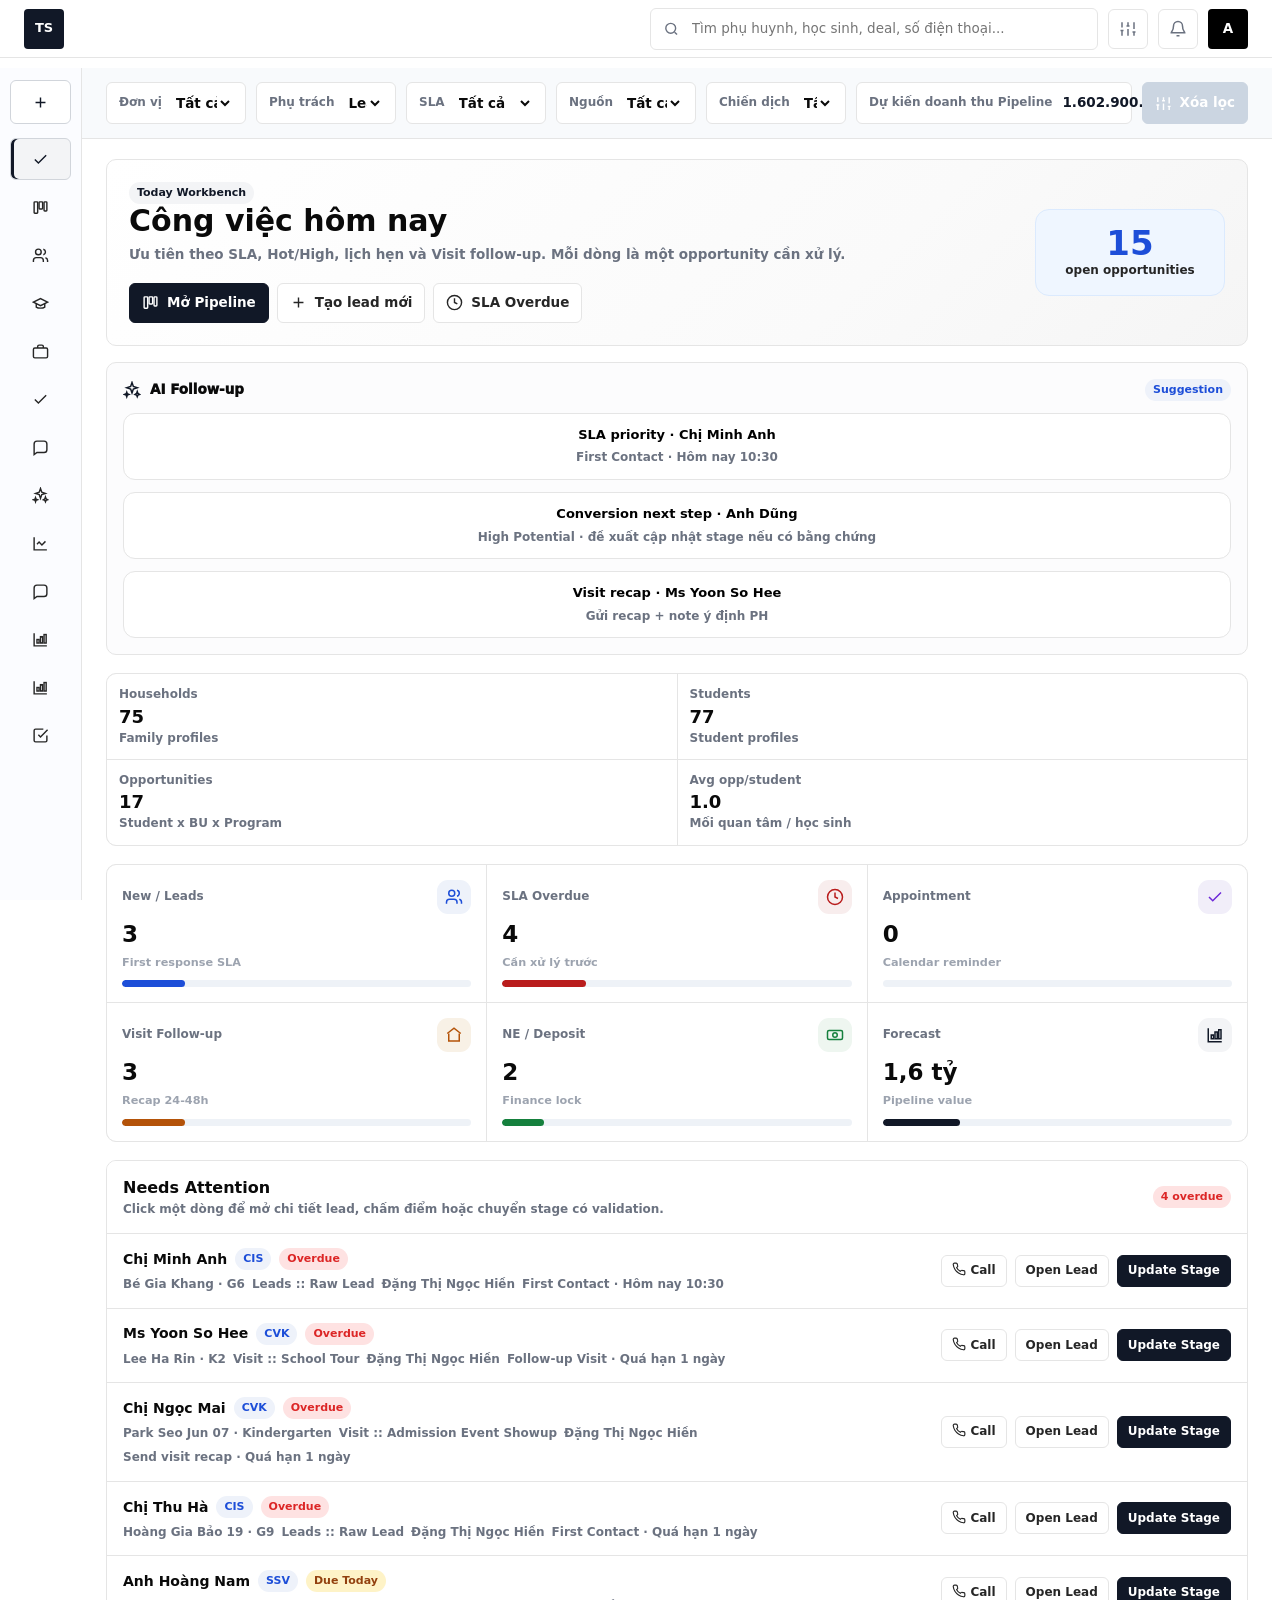
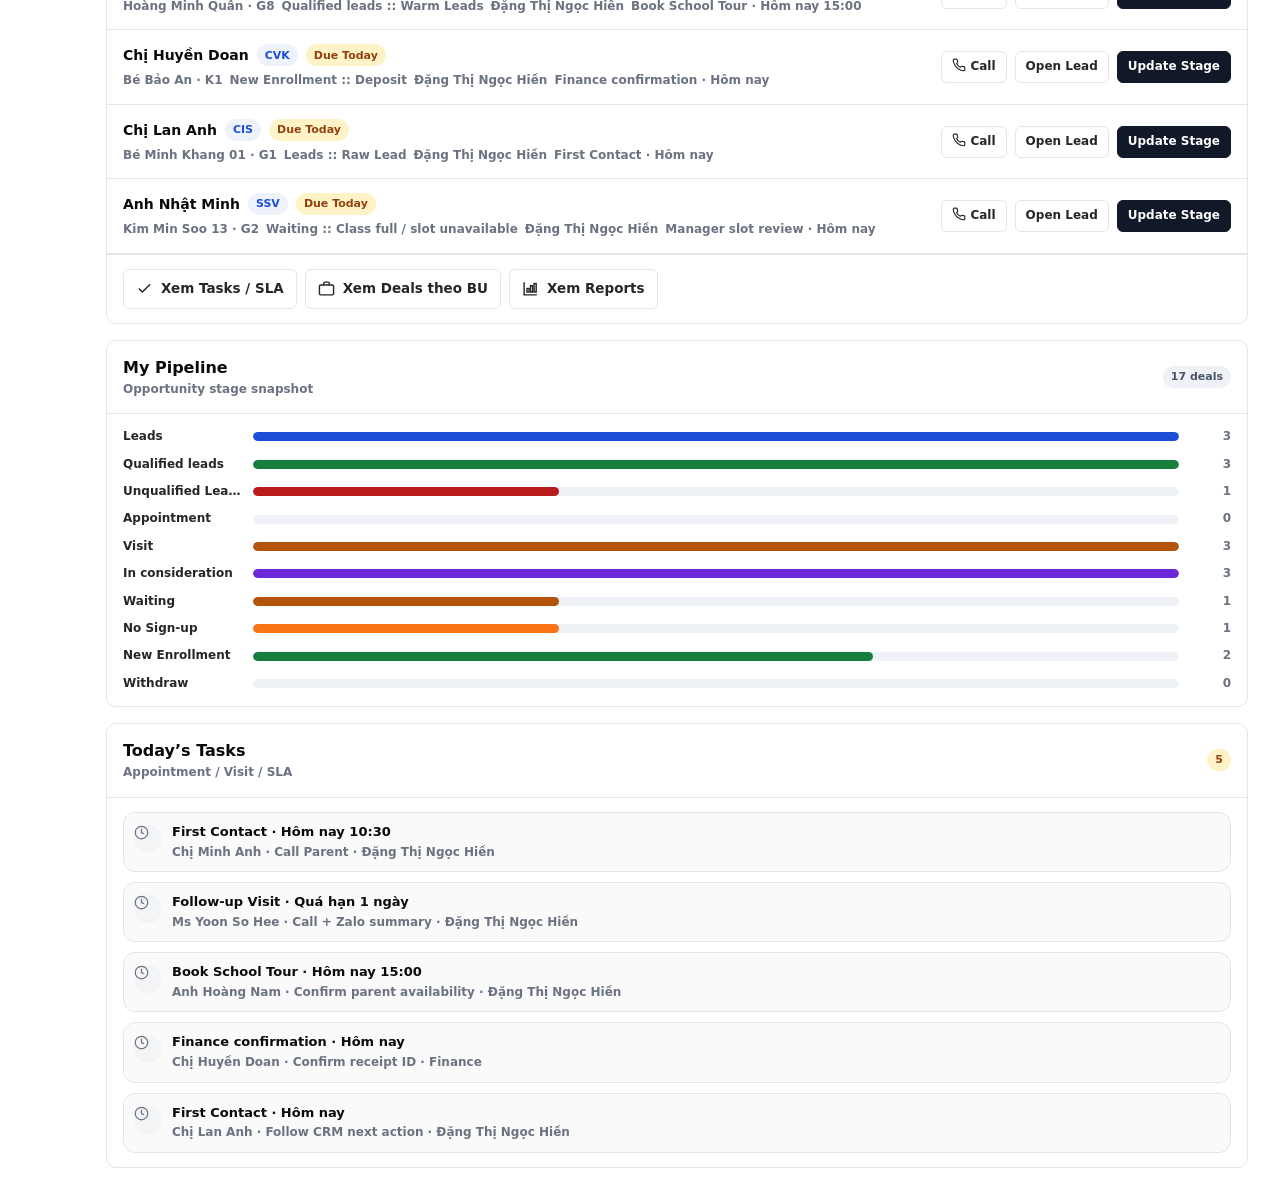
<file: templates/03-toi-gian/index.html>
<!DOCTYPE html>
<html lang="vi">
<head>
<meta charset="UTF-8">
<meta name="viewport" content="width=device-width, initial-scale=1">
<title>CRM Tuyển sinh — Phong cách Tối giản</title>
<style>
    :root {
      --bg: #FFFFFF;
      --surface: #ffffff;
      --soft: #FAFAFA;
      --ink: #0A0A0A;
      --ink-2: #262626;
      --muted: #6B7280;
      --muted-2: #9CA3AF;
      --line: #E5E5E5;
      --line-2: #D4D4D4;
      --brand: #111827;
      --brand-dark: #000000;
      --brand-soft: #F3F4F6;
      --brand-rgb: 17, 24, 39;
      --brand-line: #D1D5DB;
      --brand-wash: #F5F5F5;
      --blue: #1D4ED8;
      --blue-soft: #EEF2FA;
      --green: #15803D;
      --green-soft: #EEF6F0;
      --amber: #B45309;
      --amber-soft: #F8F1E6;
      --red: #B91C1C;
      --red-soft: #F8EDED;
      --purple: #6D28D9;
      --purple-soft: #F1EEF9;
      --shadow: none;
      --radius: 10px;
      --radius-sm: 8px;
      --focus: 0 0 0 2px rgba(17, 24, 39, .35);
      --font: ui-sans-serif, system-ui, -apple-system, BlinkMacSystemFont, "Segoe UI", sans-serif;
    }
    * { box-sizing: border-box; }
    html { scrollbar-gutter: stable; }
    body {
      margin: 0;
      background: var(--bg);
      color: var(--ink);
      font-family: var(--font);
      font-size: 14px;
      line-height: 1.45;
      -webkit-font-smoothing: antialiased;
      overflow-x: hidden;
    }
    button, input, select, textarea { font: inherit; }
    button { cursor: pointer; }
    button:disabled { cursor: not-allowed; }
    svg { display: block; }
    :focus-visible { outline: none; box-shadow: var(--focus); }
    *::-webkit-scrollbar { width: 8px; height: 8px; }
    *::-webkit-scrollbar-track { background: transparent; }
    *::-webkit-scrollbar-thumb { background: rgba(100,116,139,.34); border-radius: 8px; border: 2px solid transparent; background-clip: content-box; }
    *::-webkit-scrollbar-thumb:hover { background: rgba(100,116,139,.58); background-clip: content-box; }

    .sr-only { position: absolute; width: 1px; height: 1px; margin: -1px; overflow: hidden; clip: rect(0,0,0,0); border: 0; }
    .app { min-height: 100vh; display: grid; grid-template-rows: 68px 1fr; }

    .topbar {
      position: sticky;
      top: 0;
      z-index: 60;
      display: flex;
      align-items: center;
      justify-content: space-between;
      gap: 16px;
      padding: 0 24px;
      background: rgba(255,255,255,.96);
      border-bottom: 1px solid var(--line);
      backdrop-filter: blur(12px);
    }
    .brand { display: flex; align-items: center; gap: 12px; min-width: 260px; }
    .logo {
      width: 74px;
      height: 48px;
      display: grid;
      place-items: center;
      border-radius: 0;
      background: transparent;
      overflow: hidden;
    }
    .logo img { width: 100%; height: 100%; object-fit: contain; display: block; }
    .brand strong { display: block; font-size: 15px; line-height: 1.1; }
    .brand span { display: block; color: var(--muted); font-size: 12px; margin-top: 3px; }
    .top-actions { display: flex; align-items: center; gap: 10px; min-width: 0; }
    .search {
      width: min(460px, 35vw);
      min-height: 42px;
      display: flex;
      align-items: center;
      gap: 10px;
      padding: 0 12px;
      background: #fff;
      border: 1px solid var(--line);
      border-radius: 10px;
    }
    .search svg, .icon-btn svg { width: 18px; height: 18px; color: var(--muted); }
    .search input { width: 100%; min-width: 0; border: 0; outline: 0; background: transparent; }
    .icon-btn {
      width: 40px;
      min-height: 40px;
      display: grid;
      place-items: center;
      border: 1px solid var(--line);
      background: #fff;
      color: var(--ink-2);
      border-radius: 10px;
    }
    .avatar {
      width: 40px;
      height: 40px;
      display: grid;
      place-items: center;
      border-radius: 12px;
      background: #5b8a68;
      color: #fff;
      font-weight: 900;
    }

    .layout { min-height: 0; display: grid; grid-template-columns: 256px minmax(0, 1fr); }
    .sidebar {
      position: sticky;
      top: 68px;
      height: calc(100vh - 68px);
      display: grid;
      grid-template-rows: auto 1fr auto;
      gap: 14px;
      padding: 18px 14px;
      background: #fbfcff;
      border-right: 1px solid var(--line);
      overflow: auto;
    }
    .quick-create {
      min-height: 44px;
      display: inline-flex;
      align-items: center;
      justify-content: center;
      gap: 8px;
      width: 100%;
      border: 1px solid #fecdd3;
      color: var(--brand);
      background: #fff;
      border-radius: 10px;
      font-weight: 850;
    }
    .quick-create:hover { background: var(--brand-soft); }
    .quick-create svg, .nav-btn svg, .btn svg { width: 17px; height: 17px; }
    .nav { display: grid; gap: 6px; align-content: start; }
    .nav-label { color: var(--muted-2); font-size: 11px; font-weight: 900; text-transform: uppercase; padding: 8px 10px 3px; }
    .nav-btn {
      min-height: 42px;
      display: flex;
      align-items: center;
      gap: 10px;
      width: 100%;
      border: 1px solid transparent;
      border-radius: 10px;
      background: transparent;
      color: var(--ink-2);
      padding: 0 10px;
      font-weight: 800;
      text-align: left;
    }
    .nav-btn span { margin-left: auto; color: var(--muted); font-size: 12px; font-weight: 850; }
    .nav-btn.active { color: var(--brand); background: var(--brand-soft); border-color: #fecdd3; box-shadow: inset 3px 0 0 var(--brand); }
    .nav-btn svg { color: currentColor; }
    .sidebar-card {
      display: grid;
      gap: 8px;
      padding: 12px;
      border: 1px solid var(--line);
      border-radius: var(--radius-sm);
      background: var(--soft);
      color: var(--muted);
      font-size: 12px;
    }
    .sidebar-card strong { color: var(--ink); font-size: 13px; }

    .content { min-width: 0; display: grid; grid-template-rows: auto 1fr; min-height: calc(100vh - 68px); }
    .filters {
      display: grid;
      grid-template-columns: repeat(5, minmax(140px, 1fr)) minmax(220px, auto) auto;
      gap: 10px;
      padding: 14px 24px;
      border-bottom: 1px solid var(--line);
      background: rgba(248,250,252,.92);
    }
    .select-box, .metric-pill {
      min-height: 42px;
      display: flex;
      align-items: center;
      gap: 10px;
      padding: 0 12px;
      background: #fff;
      border: 1px solid var(--line);
      border-radius: 10px;
      min-width: 0;
    }
    .select-box label, .metric-pill span { color: var(--muted); font-size: 12px; font-weight: 850; white-space: nowrap; }
    .select-box select { width: 100%; min-width: 0; border: 0; outline: 0; background: transparent; color: var(--ink); font-weight: 700; }
    .select-box.is-filtered { border-color: var(--brand); background: var(--brand-wash); }
    .metric-pill { justify-content: space-between; font-weight: 900; }
    .metric-pill strong { color: var(--brand); }
    .filter-count { display: inline-flex; align-items: center; justify-content: center; min-width: 18px; height: 18px; padding: 0 5px; border-radius: 999px; background: var(--brand); color: #fff; font-size: 11px; font-weight: 900; }
    .filter-count:empty { display: none; }

    .main { min-width: 0; padding: 20px 24px 28px; overflow: auto; }
    .screen { display: none; }
    .screen.active { display: block; }
    .screen-grid { display: grid; grid-template-columns: minmax(0, 1fr); gap: 14px; align-items: start; }
    .panel {
      min-width: 0;
      background: #fff;
      border: 1px solid var(--line);
      border-radius: var(--radius);
      box-shadow: 0 1px 2px rgba(15,23,42,.04);
      overflow: hidden;
    }
    .panel-head {
      min-height: 58px;
      display: flex;
      align-items: center;
      justify-content: space-between;
      gap: 12px;
      padding: 14px 16px;
      border-bottom: 1px solid var(--line);
      background: #fff;
    }
    .panel-title { min-width: 0; }
    .panel-title h1, .panel-title h2 { margin: 0; font-size: 18px; line-height: 1.2; letter-spacing: 0; }
    .panel-title p { margin: 4px 0 0; color: var(--muted); font-size: 12px; }
    .panel-body { padding: 14px 16px; }
    .toolbar { display: flex; align-items: center; gap: 8px; flex-wrap: wrap; }

    .btn {
      min-height: 40px;
      display: inline-flex;
      align-items: center;
      justify-content: center;
      gap: 8px;
      padding: 0 12px;
      border-radius: 10px;
      border: 1px solid var(--line);
      background: #fff;
      color: var(--ink-2);
      font-weight: 850;
      white-space: nowrap;
    }
    .btn.primary { background: var(--brand); border-color: var(--brand); color: #fff; box-shadow: 0 8px 18px rgba(200,30,84,.14); }
    .btn.primary:hover { background: var(--brand-dark); }
    .btn.green { background: var(--green); border-color: var(--green); color: #fff; }
    .btn.danger { color: var(--red); border-color: #fecaca; }
    .btn:disabled { background: #cbd5e1; border-color: #cbd5e1; color: #fff; }

    .badge {
      display: inline-flex;
      align-items: center;
      justify-content: center;
      min-height: 22px;
      padding: 0 8px;
      border-radius: 999px;
      font-size: 11px;
      font-weight: 900;
      white-space: nowrap;
    }
    .badge.brand { color: var(--brand); background: var(--brand-soft); }
    .badge.blue { color: var(--blue); background: var(--blue-soft); }
    .badge.green { color: var(--green); background: var(--green-soft); }
    .badge.amber { color: #92400e; background: #fef3c7; }
    .badge.red { color: #dc2626; background: #fee2e2; }
    .badge.gray { color: #475569; background: #eef2f7; }
    .badge.purple { color: var(--purple); background: var(--purple-soft); }

    .kpis { display: grid; grid-template-columns: repeat(6, minmax(0, 1fr)); gap: 12px; margin-bottom: 18px; }
    .kpi {
      padding: 16px;
      background: #fff;
      border: 1px solid var(--line);
      border-radius: var(--radius-sm);
      min-width: 0;
    }
    .kpi strong { display: block; font-size: 26px; line-height: 1; margin-bottom: 8px; letter-spacing: 0; }
    .kpi span { display: block; color: var(--muted); font-size: 12px; font-weight: 850; }
    .kpi small { color: var(--muted-2); display: block; margin-top: 3px; }
    .kpi em { display: inline-flex; width: fit-content; margin-top: 9px; padding: 4px 8px; border-radius: 999px; background: var(--blue-soft); color: var(--blue); font-size: 11px; font-style: normal; font-weight: 900; }

    .dashboard-shell { display: grid; gap: 18px; }
    .dashboard-hero { display: grid; grid-template-columns: minmax(0, 1.35fr) minmax(320px, .65fr); gap: 16px; align-items: stretch; }
    .hero-panel, .ai-panel, .soft-card {
      background: #fff;
      border: 1px solid var(--line);
      border-radius: var(--radius);
      box-shadow: 0 1px 2px rgba(15,23,42,.04);
    }
    .hero-panel { padding: 22px; display: grid; grid-template-columns: minmax(0, 1fr) auto; gap: 18px; align-items: center; background: linear-gradient(135deg, #fff 0%, #f8fafc 66%, #fdf2f8 100%); }
    .hero-panel h1 { margin: 0; font-size: 30px; line-height: 1.1; letter-spacing: 0; }
    .hero-panel p { margin: 8px 0 0; max-width: 760px; color: var(--muted); font-weight: 700; }
    .hero-meta { display: flex; flex-wrap: wrap; gap: 8px; margin-top: 18px; }
    .hero-score { min-width: 190px; padding: 16px; border: 1px solid #dbeafe; border-radius: 14px; background: #eff6ff; color: var(--blue); text-align: center; }
    .hero-score strong { display: block; font-size: 34px; line-height: 1; }
    .hero-score span { color: var(--ink-2); font-size: 12px; font-weight: 850; }
    .ai-panel { padding: 16px; display: grid; gap: 12px; background: #fcfcfd; }
    .ai-head { display: flex; align-items: center; justify-content: space-between; gap: 10px; }
    .ai-title { display: flex; align-items: center; gap: 9px; font-weight: 950; }
    .ai-title svg { width: 18px; height: 18px; color: var(--brand); }
    .ai-suggestion { display: grid; gap: 5px; padding: 12px; border: 1px solid var(--line); border-radius: 12px; background: #fff; }
    .ai-suggestion strong { font-size: 13px; }
    .ai-suggestion span { color: var(--muted); font-size: 12px; font-weight: 750; }
    .metric-grid { display: grid; grid-template-columns: repeat(6, minmax(0, 1fr)); gap: 12px; }
    .loop-metric {
      min-width: 0;
      padding: 15px;
      background: #fff;
      border: 1px solid var(--line);
      border-radius: var(--radius-sm);
      display: grid;
      gap: 9px;
    }
    .loop-metric-top { display: flex; align-items: center; justify-content: space-between; gap: 8px; color: var(--muted); font-size: 12px; font-weight: 850; }
    .loop-metric-icon { width: 34px; height: 34px; display: grid; place-items: center; border-radius: 11px; background: var(--blue-soft); color: var(--blue); }
    .loop-metric-icon svg { width: 18px; height: 18px; }
    .loop-metric strong { font-size: clamp(20px, 1.8vw, 28px); line-height: 1; letter-spacing: 0; overflow-wrap: anywhere; }
    .loop-metric small { color: var(--muted-2); font-weight: 750; }
    .metric-progress { height: 7px; overflow: hidden; background: #eef2f7; border-radius: 999px; }
    .metric-progress > span { display: block; height: 100%; border-radius: inherit; background: var(--brand); }
    .attention-layout { display: grid; grid-template-columns: minmax(0, 1.55fr) minmax(330px, .72fr); gap: 16px; align-items: start; }
    .soft-card { overflow: hidden; }
    .soft-card-head { min-height: 58px; padding: 15px 16px; display: flex; justify-content: space-between; gap: 12px; align-items: center; border-bottom: 1px solid var(--line); background: #fff; }
    .soft-card-title { display: grid; gap: 2px; min-width: 0; }
    .soft-card-title strong { font-size: 16px; }
    .soft-card-title span { color: var(--muted); font-size: 12px; font-weight: 750; }
    .attention-list { display: grid; gap: 0; }
    .attention-row {
      display: grid;
      grid-template-columns: minmax(0, 1fr) auto;
      gap: 14px;
      padding: 14px 16px;
      border-bottom: 1px solid var(--line);
      background: #fff;
      transition: background .16s ease;
    }
    .attention-row:hover { background: #f8fafc; }
    .attention-main { display: grid; gap: 6px; min-width: 0; }
    .attention-name { display: flex; align-items: center; flex-wrap: wrap; gap: 8px; }
    .attention-name strong { font-size: 14px; }
    .attention-meta { display: flex; flex-wrap: wrap; gap: 7px; color: var(--muted); font-size: 12px; font-weight: 750; }
    .attention-actions { display: flex; align-items: center; gap: 8px; }
    .mini-btn {
      min-height: 32px;
      padding: 0 10px;
      border: 1px solid var(--line);
      border-radius: 9px;
      background: #fff;
      color: var(--ink-2);
      font-size: 12px;
      font-weight: 900;
      white-space: nowrap;
    }
    .mini-btn.primary { color: #fff; background: var(--brand); border-color: var(--brand); }
    .dashboard-side { display: grid; gap: 16px; }
    .task-stack, .pipeline-snapshot, .ai-stack { padding: 14px 16px; display: grid; gap: 10px; }
    .task-item { display: grid; grid-template-columns: auto minmax(0, 1fr); gap: 10px; align-items: start; padding: 10px; border: 1px solid var(--line); border-radius: 12px; background: var(--soft); }
    .task-dot { width: 28px; height: 28px; display: grid; place-items: center; border-radius: 999px; background: var(--brand-soft); color: var(--brand); }
    .task-dot svg { width: 15px; height: 15px; }
    .task-item strong { display: block; font-size: 13px; }
    .task-item span { display: block; color: var(--muted); font-size: 12px; font-weight: 750; margin-top: 2px; }
    .funnel-row { display: grid; grid-template-columns: 120px minmax(0, 1fr) 42px; gap: 10px; align-items: center; font-size: 12px; font-weight: 850; }
    .funnel-label { color: var(--ink-2); overflow: hidden; text-overflow: ellipsis; white-space: nowrap; }
    .funnel-bar { height: 9px; border-radius: 999px; background: #eef2f7; overflow: hidden; }
    .funnel-bar span { display: block; height: 100%; border-radius: inherit; background: var(--blue); }
    .funnel-count { color: var(--muted); text-align: right; }
    .quick-row { display: flex; flex-wrap: wrap; gap: 8px; padding: 14px 16px; border-top: 1px solid var(--line); background: #fff; }
    .search-scope {
      display: flex;
      align-items: center;
      justify-content: space-between;
      gap: 12px;
      margin-bottom: 14px;
      padding: 10px 12px;
      border: 1px solid #bfdbfe;
      border-radius: 12px;
      background: var(--blue-soft);
      color: #1e3a8a;
      font-size: 12px;
      font-weight: 850;
    }
    .search-scope span { color: var(--muted); font-weight: 750; }

    .workbench-strip { display: grid; grid-template-columns: repeat(4, minmax(0, 1fr)); gap: 10px; }
    .work-item { display: grid; gap: 4px; padding: 12px; border: 1px solid var(--line); border-radius: 12px; background: #fff; }
    .work-item strong { font-size: 18px; line-height: 1; }
    .work-item span { color: var(--muted); font-size: 12px; font-weight: 850; }

    .chat-shell { display: grid; grid-template-columns: minmax(260px, .75fr) minmax(0, 1.45fr) minmax(260px, .7fr); gap: 14px; align-items: start; }
    .channel-tabs { display: flex; flex-wrap: wrap; gap: 8px; padding: 14px 16px; border-bottom: 1px solid var(--line); }
    .channel-pill { min-height: 32px; padding: 0 10px; border: 1px solid var(--line); border-radius: 999px; background: #fff; color: var(--ink-2); font-size: 12px; font-weight: 900; }
    .channel-pill.active { border-color: #fecdd3; background: var(--brand-soft); color: var(--brand); }
    .thread-list { display: grid; gap: 8px; padding: 12px; }
    .thread-card { display: grid; gap: 5px; padding: 11px; border: 1px solid var(--line); border-radius: 12px; background: #fff; text-align: left; }
    .thread-card.active, .thread-card:hover { border-color: #bfdbfe; background: #f8fbff; }
    .thread-card strong { overflow: hidden; text-overflow: ellipsis; white-space: nowrap; }
    .thread-card span { color: var(--muted); font-size: 12px; font-weight: 750; overflow: hidden; text-overflow: ellipsis; white-space: nowrap; }
    .conversation { display: grid; gap: 12px; padding: 14px 16px; }
    .message-row { max-width: 78%; display: grid; gap: 4px; padding: 10px 12px; border-radius: 14px; background: #f1f5f9; color: var(--ink-2); font-weight: 750; }
    .message-row.parent { justify-self: start; border-top-left-radius: 4px; }
    .message-row.ao { justify-self: end; background: var(--blue-soft); color: #1d4ed8; border-top-right-radius: 4px; }
    .message-row small { color: var(--muted); font-weight: 800; }
    .reply-box { display: grid; gap: 8px; padding: 14px 16px; border-top: 1px solid var(--line); background: #fff; }
    .reply-box textarea { width: 100%; min-height: 76px; resize: vertical; border: 1px solid var(--line); border-radius: 12px; padding: 10px; outline: 0; }
    .context-list { display: grid; gap: 8px; padding: 14px 16px; }

    .builder-shell { display: grid; grid-template-columns: 280px minmax(0, 1fr); gap: 14px; align-items: start; }
    .widget-palette { display: grid; gap: 8px; padding: 14px 16px; }
    .widget-chip { display: grid; gap: 4px; padding: 10px 12px; border: 1px solid var(--line); border-radius: 12px; background: #fff; text-align: left; cursor: grab; }
    .widget-chip strong { font-size: 13px; }
    .widget-chip span { color: var(--muted); font-size: 12px; font-weight: 750; }
    .dashboard-canvas { display: grid; grid-template-columns: repeat(2, minmax(0, 1fr)); gap: 12px; padding: 14px; background: #f8fafc; }
    .widget-slot { min-height: 180px; border: 1px dashed #cbd5e1; border-radius: 14px; background: #fff; overflow: hidden; }
    .widget-slot.drop-hover { border-color: var(--brand); background: #fff7fb; box-shadow: 0 0 0 3px rgba(200,30,84,.12); }
    .report-widget { height: 100%; display: grid; grid-template-rows: auto 1fr; background: #fff; }
    .report-widget-head { min-height: 48px; display: flex; align-items: center; justify-content: space-between; gap: 8px; padding: 12px 14px; border-bottom: 1px solid var(--line); }
    .report-widget-head strong { font-size: 14px; }
    .report-widget-body { padding: 12px 14px; display: grid; gap: 10px; align-content: start; }
    .mini-stat-grid { display: grid; grid-template-columns: repeat(3, minmax(0, 1fr)); gap: 8px; }
    .mini-stat { padding: 10px; border: 1px solid var(--line); border-radius: 10px; background: var(--soft); }
    .mini-stat strong { display: block; font-size: 18px; }
    .mini-stat span { color: var(--muted); font-size: 11px; font-weight: 850; }

    .kanban-wrap { display: grid; grid-template-rows: auto 1fr; min-height: 720px; }
    .board-scroll { overflow: auto; padding: 14px; }
    .kanban { min-width: 1840px; display: grid; grid-template-columns: repeat(var(--stage-count, 10), 268px); gap: 12px; align-items: start; }
    .lane { min-height: 620px; display: grid; grid-template-rows: auto 1fr; background: #f3f6fb; border: 1px solid #e5edf5; border-radius: 14px; overflow: hidden; }
    .lane.drop-hover { border-color: var(--brand); box-shadow: 0 0 0 3px rgba(200,30,84,.12); background: #fff7fb; }
    .lane-head { min-height: 56px; display: flex; align-items: center; justify-content: space-between; gap: 8px; padding: 10px 12px; color: var(--ink); font-weight: 900; border-bottom: 1px solid var(--line); box-shadow: inset 4px 0 0 #94a3b8; }
    .lane-head.gray { background: #f8fafc; box-shadow: inset 4px 0 0 #94a3b8; }
    .lane-head.green { background: #f0fdf4; box-shadow: inset 4px 0 0 var(--green); }
    .lane-head.red { background: #fef2f2; box-shadow: inset 4px 0 0 #ef4444; }
    .lane-head.amber { background: #fffbeb; color: #233044; box-shadow: inset 4px 0 0 #f59e0b; }
    .lane-head.orange { background: #fff7ed; box-shadow: inset 4px 0 0 #f97316; }
    .lane-head.purple { background: var(--purple-soft); box-shadow: inset 4px 0 0 var(--purple); }
    .lane-title { min-width: 0; display: grid; gap: 2px; }
    .lane-title strong { overflow: hidden; text-overflow: ellipsis; white-space: nowrap; }
    .lane-title span { font-size: 12px; opacity: .86; }
    .lane-count { min-width: 34px; height: 28px; display: grid; place-items: center; border-radius: 999px; padding: 0 8px; background: #fff; border: 1px solid var(--line); color: var(--muted); font-size: 12px; }
    .lane-body { display: grid; gap: 10px; align-content: start; min-height: 100%; padding: 10px; }
    .deal-card {
      width: 100%;
      display: grid;
      gap: 9px;
      text-align: left;
      border: 1px solid var(--line);
      background: #fff;
      border-radius: 12px;
      padding: 12px;
      box-shadow: 0 1px 1px rgba(15,23,42,.03);
      transition: border-color .16s ease, box-shadow .16s ease, transform .16s ease;
    }
    .deal-card[draggable="true"] { cursor: grab; user-select: none; }
    .deal-card.dragging { opacity: .55; transform: rotate(.35deg) scale(.985); cursor: grabbing; }
    .deal-card:hover { transform: translateY(-1px); border-color: #bfdbfe; box-shadow: 0 10px 18px rgba(15,23,42,.08); }
    .deal-card.active { border-color: var(--brand); box-shadow: 0 0 0 2px rgba(200,30,84,.08), 0 10px 18px rgba(15,23,42,.08); }
    .deal-top { display: flex; justify-content: space-between; align-items: flex-start; gap: 8px; }
    .deal-name { min-width: 0; display: grid; gap: 3px; }
    .deal-name strong { font-size: 14px; line-height: 1.2; overflow: hidden; text-overflow: ellipsis; white-space: nowrap; }
    .deal-name span { color: var(--muted); font-size: 12px; font-weight: 700; overflow: hidden; text-overflow: ellipsis; white-space: nowrap; }
    .info-grid { display: grid; grid-template-columns: 1fr 1fr; gap: 8px; color: var(--muted); font-size: 12px; }
    .info-item { display: grid; gap: 1px; min-width: 0; }
    .info-item span { color: var(--muted-2); font-weight: 800; }
    .info-item strong { color: var(--ink-2); overflow: hidden; text-overflow: ellipsis; white-space: nowrap; }
    .bar { height: 8px; overflow: hidden; background: #e5e7eb; border-radius: 999px; }
    .bar > div { height: 100%; background: var(--blue); border-radius: 999px; }
    .deal-foot { display: flex; justify-content: space-between; gap: 8px; padding-top: 8px; border-top: 1px dashed var(--line); color: var(--muted); font-size: 12px; font-weight: 750; }
    .deal-next { display: flex; align-items: center; justify-content: space-between; gap: 8px; padding: 8px 9px; border-radius: 10px; background: var(--soft); color: var(--ink-2); font-size: 12px; font-weight: 800; }
    .deal-next span { color: var(--muted); font-weight: 850; }

    .detail { position: sticky; top: 84px; max-height: calc(100vh - 104px); display: grid; grid-template-rows: auto 1fr; overflow: hidden; }
    .detail-hero { padding: 16px; border-bottom: 1px solid var(--line); display: grid; gap: 12px; }
    .hero-top { display: grid; grid-template-columns: 52px 1fr auto; gap: 12px; align-items: start; }
    .money-icon { width: 52px; height: 52px; display: grid; place-items: center; border-radius: 14px; background: #dbeafe; color: var(--blue); font-size: 28px; font-weight: 900; }
    .hero-copy { min-width: 0; }
    .hero-copy h2 { margin: 0; font-size: 20px; line-height: 1.15; }
    .hero-copy strong { display: block; color: var(--blue); margin-top: 4px; font-size: 18px; }
    .hero-copy p { color: var(--muted); margin: 5px 0 0; font-size: 12px; font-weight: 750; }
    .detail-actions { display: grid; grid-template-columns: 1fr 1fr; gap: 8px; }
    .context-tabs { display: grid; grid-template-columns: repeat(3, 1fr); gap: 7px; }
    .context-tab { min-height: 36px; border: 1px solid var(--line); background: #fff; border-radius: 10px; color: var(--muted); font-weight: 850; font-size: 12px; }
    .context-tab.active { color: var(--brand); background: var(--brand-soft); border-color: #fecdd3; }
    .detail-scroll { overflow: auto; padding: 14px; display: grid; gap: 14px; align-content: start; }

    .cards-grid { display: grid; grid-template-columns: repeat(3, minmax(0, 1fr)); gap: 12px; }
    .data-card { border: 1px solid var(--line); border-radius: var(--radius); background: #fff; overflow: hidden; }
    .data-card-head { padding: 13px 14px; border-bottom: 1px solid var(--line); background: var(--soft); display: flex; justify-content: space-between; gap: 10px; align-items: center; }
    .data-card-head strong { display: flex; align-items: center; gap: 8px; }
    .data-card-head svg { width: 17px; height: 17px; color: var(--brand); }
    .data-card-body { padding: 12px 14px; display: grid; gap: 10px; }
    .field-grid { display: grid; grid-template-columns: repeat(auto-fit, minmax(150px, 1fr)); gap: 9px; }
    .field-box { padding: 10px; border: 1px solid var(--line); border-radius: 12px; background: var(--soft); min-width: 0; }
    .field-box span { display: block; color: var(--muted); font-size: 12px; font-weight: 850; margin-bottom: 2px; }
    .field-box strong { display: block; overflow-wrap: anywhere; }

    .table-wrap { overflow-x: auto; border: 1px solid var(--line); border-radius: var(--radius); background: #fff; }
    table { width: 100%; min-width: 900px; border-collapse: collapse; }
    th, td { padding: 10px 12px; border-bottom: 1px solid var(--line); text-align: left; vertical-align: top; }
    th { background: var(--soft); color: #475569; font-size: 12px; text-transform: uppercase; letter-spacing: 0; position: sticky; top: 0; z-index: 1; }
    tr:last-child td { border-bottom: 0; }
    td { color: var(--ink-2); font-size: 13px; }
    .row-click { cursor: pointer; }
    .row-click:hover td { background: #fff7fb; }
    [data-action], [data-view], [data-opp], [data-hh], [data-st], [data-source-group], [data-report-filter], [data-parent-student] { cursor: pointer; }

    .profile-layout { display: grid; grid-template-columns: 360px minmax(0, 1fr); gap: 14px; align-items: start; }
    .record-list { display: grid; gap: 8px; }
    .record-btn { width: 100%; border: 1px solid var(--line); background: #fff; border-radius: 12px; padding: 11px; text-align: left; display: grid; gap: 5px; }
    .record-btn.active { border-color: var(--brand); background: var(--brand-soft); }
    .record-btn strong { display: block; }
    .record-btn span { color: var(--muted); font-size: 12px; font-weight: 750; }
    .entity-header { display: flex; justify-content: space-between; gap: 12px; align-items: start; margin-bottom: 12px; }
    .entity-title h2 { margin: 0; font-size: 22px; }
    .entity-title p { margin: 4px 0 0; color: var(--muted); }
    .rel-grid { display: grid; grid-template-columns: repeat(2, minmax(0, 1fr)); gap: 12px; }
    .mini-list { display: grid; gap: 8px; }
    .mini-item { padding: 10px; border: 1px solid var(--line); border-radius: 12px; background: var(--soft); }
    .mini-item[data-opp-row], .mini-item[data-st], .mini-item[data-hh], .mini-item[data-report-filter], .mini-item[data-parent-student] { transition: border-color .16s ease, background .16s ease; }
    .mini-item[data-opp-row]:hover, .mini-item[data-st]:hover, .mini-item[data-hh]:hover, .mini-item[data-report-filter]:hover, .mini-item[data-parent-student]:hover { border-color: #fecdd3; background: #fff7fb; }
    .mini-item.active { border-color: var(--brand); background: var(--brand-wash); }
    .mini-item strong { display: block; }
    .mini-item span { display: block; color: var(--muted); font-size: 12px; margin-top: 2px; }

    .check-row {
      display: grid;
      grid-template-columns: 24px 1fr auto;
      gap: 9px;
      align-items: start;
      padding: 10px;
      border: 1px solid var(--line);
      border-radius: 12px;
      background: #fff;
    }
    .check-row input { width: 20px; height: 20px; margin: 1px 0 0; accent-color: var(--brand); }
    .check-row strong { display: block; line-height: 1.2; }
    .check-row span { display: block; margin-top: 2px; color: var(--muted); font-size: 12px; }
    .next-box { display: grid; gap: 8px; padding: 10px; border: 1px solid #bfdbfe; background: var(--blue-soft); border-radius: 12px; }
    .status-update-card {
      border: 1px solid #fecdd3;
      box-shadow: 0 12px 28px rgba(200,30,84,.10);
      background: linear-gradient(135deg, #fff 0%, #fff7fb 100%);
    }
    .status-update-card.pulse-focus { box-shadow: 0 0 0 4px rgba(200,30,84,.16), 0 16px 34px rgba(200,30,84,.16); }
    .status-update-card .data-card-head {
      min-height: 64px;
      background: #fff7fb;
      border-bottom-color: #fecdd3;
    }
    .status-update-card .data-card-head strong { color: var(--brand); font-size: 16px; }
    .status-update-grid { display: grid; grid-template-columns: repeat(2, minmax(0, 1fr)); gap: 10px; }
    .status-current {
      display: grid;
      gap: 5px;
      padding: 12px;
      border: 1px solid #fecdd3;
      border-radius: 12px;
      background: #fff;
    }
    .status-current span { color: var(--muted); font-size: 12px; font-weight: 850; }
    .status-current strong { color: var(--ink); font-size: 15px; }
    .status-guidance {
      display: grid;
      gap: 10px;
      padding: 13px;
      border: 1px solid #bfdbfe;
      background: var(--blue-soft);
      border-radius: 12px;
    }
    .status-guidance strong { color: var(--ink); font-size: 15px; }
    .status-guidance span { color: var(--muted); font-size: 12px; font-weight: 750; }
    .status-guidance .btn { min-height: 46px; font-size: 15px; }
    .recommended-action { display: flex; align-items: center; justify-content: space-between; gap: 12px; padding: 12px; border: 1px solid #bbf7d0; background: var(--green-soft); border-radius: 12px; }
    .recommended-action strong { display: block; color: #166534; }
    .recommended-action span { display: block; margin-top: 2px; color: #15803d; font-size: 12px; font-weight: 750; }
    .next-top { display: flex; justify-content: space-between; gap: 8px; font-weight: 900; }
    .textarea { width: 100%; min-height: 64px; resize: vertical; border: 1px solid var(--line); border-radius: 12px; outline: 0; padding: 10px; }
    .timeline { display: grid; gap: 10px; }
    .timeline-row { display: grid; grid-template-columns: 26px 1fr; gap: 10px; color: var(--muted); }
    .timeline-dot { width: 24px; height: 24px; display: grid; place-items: center; border-radius: 999px; background: #f1f5f9; color: var(--muted-2); }
    .timeline-dot svg { width: 14px; height: 14px; }
    .timeline-row b { color: var(--ink-2); }

    .toast {
      position: fixed;
      right: 18px;
      bottom: 18px;
      z-index: 100;
      min-width: min(360px, calc(100vw - 32px));
      display: none;
      gap: 10px;
      align-items: start;
      padding: 12px 14px;
      border: 1px solid #bbf7d0;
      border-radius: 14px;
      background: #f0fdf4;
      color: #14532d;
      box-shadow: var(--shadow);
      font-weight: 800;
    }
    .toast.show { display: grid; grid-template-columns: 20px 1fr; }
    .toast svg { width: 18px; height: 18px; margin-top: 1px; }

    .modal-backdrop {
      position: fixed;
      inset: 0;
      z-index: 90;
      display: none;
      place-items: center;
      padding: 18px;
      background: rgba(15, 23, 42, .38);
    }
    #leadDetailBackdrop { z-index: 90; }
    #modalBackdrop { z-index: 120; }
    .modal-backdrop.open { display: grid; }
    .modal {
      width: min(760px, 100%);
      max-height: min(760px, calc(100vh - 36px));
      overflow: auto;
      border: 1px solid var(--line);
      border-radius: 18px;
      background: #fff;
      box-shadow: 0 24px 64px rgba(15, 23, 42, .22);
    }
    .modal-head {
      display: flex;
      justify-content: space-between;
      gap: 12px;
      align-items: start;
      padding: 16px 18px;
      border-bottom: 1px solid var(--line);
    }
    .modal-head h2 { margin: 0; font-size: 18px; }
    .modal-head p { margin: 4px 0 0; color: var(--muted); font-size: 12px; }
    .modal-body { padding: 16px 18px 18px; display: grid; gap: 12px; }
    .lead-detail-modal {
      width: min(1120px, calc(100vw - 36px));
      max-height: calc(100vh - 36px);
      display: grid;
      grid-template-rows: auto 1fr;
      overflow: hidden;
    }
    .lead-detail-shell {
      min-height: 0;
      display: grid;
      grid-template-rows: auto 1fr;
      overflow: hidden;
    }
    .lead-detail-head {
      display: flex;
      align-items: start;
      justify-content: space-between;
      gap: 12px;
      padding: 14px 16px;
      border-bottom: 1px solid var(--line);
      background: #fff;
    }
    .lead-detail-head h2 { margin: 0; font-size: 18px; line-height: 1.2; }
    .lead-detail-head p { margin: 4px 0 0; color: var(--muted); font-size: 12px; font-weight: 750; }
    .lead-detail-body {
      min-height: 0;
      overflow: auto;
      background: #fff;
    }
    .lead-detail-body .detail-hero { border-bottom: 1px solid var(--line); }
    .lead-detail-body .detail-scroll {
      overflow: visible;
      padding: 16px;
    }
    .lead-detail-body .cards-grid { grid-template-columns: repeat(2, minmax(0, 1fr)); }
    .layer-stack { display: grid; gap: 10px; }
    .layer-section {
      border: 1px solid var(--line);
      border-radius: var(--radius);
      background: #fff;
      overflow: hidden;
    }
    .layer-section > summary {
      min-height: 48px;
      display: flex;
      align-items: center;
      justify-content: space-between;
      gap: 12px;
      padding: 12px 14px;
      background: var(--soft);
      cursor: pointer;
      font-weight: 900;
      list-style: none;
    }
    .layer-section > summary::-webkit-details-marker { display: none; }
    .layer-section > summary span { color: var(--muted); font-size: 12px; font-weight: 800; }
    .layer-section > summary::after { content: "⌄"; color: var(--muted); font-weight: 900; }
    .layer-section:not([open]) > summary::after { transform: rotate(-90deg); }
    .layer-section-body { padding: 12px 14px; }
    .info-list {
      display: grid;
      border: 1px solid var(--line);
      border-radius: 12px;
      background: #fff;
      overflow: hidden;
    }
    .info-line {
      display: grid;
      grid-template-columns: minmax(150px, 220px) minmax(0, 1fr);
      gap: 14px;
      padding: 10px 12px;
      border-bottom: 1px solid var(--line);
      align-items: start;
    }
    .info-line:nth-child(even) { background: var(--soft); }
    .info-line:last-child { border-bottom: 0; }
    .info-line span {
      color: var(--muted);
      font-size: 12px;
      font-weight: 900;
    }
    .info-line strong {
      color: var(--ink);
      font-weight: 850;
      overflow-wrap: anywhere;
    }
    .validation-summary {
      display: flex;
      justify-content: space-between;
      align-items: center;
      gap: 12px;
      padding: 10px 12px;
      border: 1px solid #bfdbfe;
      border-radius: 12px;
      background: var(--blue-soft);
      color: var(--ink-2);
      font-weight: 850;
    }
    .form-grid { display: grid; grid-template-columns: repeat(2, minmax(0, 1fr)); gap: 10px; }
    .form-field { display: grid; gap: 6px; }
    .form-field label { color: var(--muted); font-size: 12px; font-weight: 900; }
    .form-hint { display: block; margin-top: 6px; color: var(--muted); font-size: 12px; font-weight: 750; }
    .form-field input, .form-field select, .form-field textarea {
      width: 100%;
      min-height: 42px;
      border: 1px solid var(--line);
      border-radius: 12px;
      background: #fff;
      padding: 0 10px;
      outline: 0;
      color: var(--ink);
    }
    .form-field textarea { min-height: 88px; padding: 10px; resize: vertical; }
    .form-actions { display: flex; justify-content: flex-end; gap: 8px; flex-wrap: wrap; }

    .matrix { display: grid; grid-template-columns: 180px repeat(4, minmax(110px, 1fr)); border: 1px solid var(--line); border-radius: var(--radius); overflow: hidden; background: #fff; }
    .matrix > div { padding: 10px; border-right: 1px solid var(--line); border-bottom: 1px solid var(--line); min-height: 46px; }
    .matrix > div:nth-child(5n) { border-right: 0; }
    .matrix .head { background: var(--soft); color: var(--muted); font-weight: 900; }
    .matrix .conflict { background: var(--red-soft); color: #b91c1c; font-weight: 850; }
    .matrix .open { background: var(--green-soft); color: var(--green); font-weight: 850; }

    @media (max-width: 1280px) {
      .layout { grid-template-columns: 82px minmax(0, 1fr); }
      .brand-text, .nav-btn b, .nav-label, .sidebar-card, .quick-create span { display: none; }
      .brand { min-width: 0; }
      .sidebar { padding: 12px 10px; }
      .nav-btn, .quick-create { justify-content: center; padding: 0; }
      .nav-btn span { display: none; }
      .dashboard-hero, .attention-layout { grid-template-columns: 1fr; }
      .metric-grid { grid-template-columns: repeat(3, minmax(0, 1fr)); }
      .workbench-strip { grid-template-columns: repeat(2, minmax(0, 1fr)); }
      .chat-shell, .builder-shell { grid-template-columns: 1fr; }
      .dashboard-canvas { grid-template-columns: 1fr; }
      .screen-grid, .profile-layout { grid-template-columns: 1fr; }
      .detail { position: static; max-height: none; }
      .cards-grid { grid-template-columns: repeat(2, minmax(0, 1fr)); }
    }
    @media (max-width: 760px) {
      .app { grid-template-rows: auto 1fr; }
      .topbar { height: auto; flex-wrap: wrap; padding: 12px; }
      .top-actions { width: 100%; display: grid; grid-template-columns: 1fr auto auto auto; }
      .search { width: 100%; }
      .layout { grid-template-columns: 1fr; }
      .sidebar { position: sticky; top: 0; z-index: 40; height: auto; display: block; padding: 8px; border-right: 0; border-bottom: 1px solid var(--line); overflow-x: auto; white-space: nowrap; }
      .nav { display: flex; gap: 6px; }
      .quick-create, .sidebar-card { display: none; }
      .nav-btn { width: 44px; flex: 0 0 44px; }
      .filters { grid-template-columns: 1fr; padding: 12px; }
      .main { padding: 12px; }
      .hero-panel { grid-template-columns: 1fr; padding: 16px; }
      .hero-panel h1 { font-size: 24px; }
      .metric-grid { grid-template-columns: 1fr; }
      .attention-row { grid-template-columns: 1fr; }
      .attention-actions { justify-content: flex-start; flex-wrap: wrap; }
      .status-update-grid { grid-template-columns: 1fr; }
      .kpis, .cards-grid, .rel-grid, .field-grid { grid-template-columns: 1fr; }
      .hero-top { grid-template-columns: 48px 1fr; }
      .hero-top .badge { grid-column: 1 / -1; justify-self: start; }
      .detail-actions { grid-template-columns: 1fr; }
      .info-line { grid-template-columns: 1fr; gap: 2px; }
      .lead-detail-modal { width: calc(100vw - 16px); max-height: calc(100vh - 16px); }
      .lead-detail-head { padding: 12px; }
      .lead-detail-body .detail-scroll { padding: 12px; }
      .lead-detail-body .cards-grid { grid-template-columns: 1fr; }
      .matrix { grid-template-columns: 150px repeat(4, 120px); overflow-x: auto; }
    }
    /* --- brand-tint fixes: replace hardcoded magenta tints with token-driven brand tints --- */
    .quick-create { border-color: var(--brand-line); }
    .nav-btn.active { border-color: var(--brand-line); }
    .btn.primary { box-shadow: 0 8px 18px rgba(var(--brand-rgb), .14); }
    .channel-pill.active { border-color: var(--brand-line); }
    .widget-slot.drop-hover { background: var(--brand-wash); box-shadow: 0 0 0 3px rgba(var(--brand-rgb), .12); }
    .lane.drop-hover { box-shadow: 0 0 0 3px rgba(var(--brand-rgb), .12); background: var(--brand-wash); }
    .deal-card.active { box-shadow: 0 0 0 2px rgba(var(--brand-rgb), .08), 0 10px 18px rgba(15,23,42,.08); }
    .context-tab.active { border-color: var(--brand-line); }
    .row-click:hover td { background: var(--brand-wash); }
    .mini-item[data-opp-row]:hover, .mini-item[data-st]:hover, .mini-item[data-hh]:hover, .mini-item[data-report-filter]:hover, .mini-item[data-parent-student]:hover { border-color: var(--brand-line); background: var(--brand-wash); }
    .status-update-card { border-color: var(--brand-line); box-shadow: 0 12px 28px rgba(var(--brand-rgb), .10); background: linear-gradient(135deg, var(--surface) 0%, var(--brand-wash) 100%); }
    .status-update-card.pulse-focus { box-shadow: 0 0 0 4px rgba(var(--brand-rgb), .16), 0 16px 34px rgba(var(--brand-rgb), .16); }
    .status-update-card .data-card-head { background: var(--brand-wash); border-bottom-color: var(--brand-line); }
    .status-current { border-color: var(--brand-line); }
    .hero-panel { background: linear-gradient(135deg, var(--surface) 0%, var(--soft) 66%, var(--brand-wash) 100%); }
    .avatar { background: var(--brand-dark); }
    .logo { width: 40px; height: 40px; border-radius: var(--radius-sm); background: var(--brand); color: #fff; font-weight: 900; display: grid; place-items: center; font-size: 13px; }
    /* --- phong cách Tối giản: phẳng, viền mảnh thay bóng đổ, mật độ cao --- */
    body { font-size: 13.5px; }
    .topbar { height: 58px; }
    .panel, .kpi, .hero-panel, .ai-panel, .soft-card, .data-card, .lane, .deal-card, .modal, .status-update-card, .field-box, .task-item, .thread-card, .widget-chip, .mini-stat, .work-item, .check-row, .next-box, .status-current, .status-guidance, .record-btn, .mini-item, .loop-metric {
      box-shadow: none !important;
    }
    .deal-card:hover { transform: none; }
    .btn.primary { box-shadow: none; }
    .status-update-card { background: var(--surface); }
    .status-update-card.pulse-focus { box-shadow: 0 0 0 2px var(--brand-line) !important; }
    .toast { box-shadow: none; border-width: 1px; }
    .modal { box-shadow: none; border: 1px solid var(--line); }
    .avatar, .logo { border-radius: 4px; }
    .quick-create, .btn, .search, .icon-btn, .nav-btn, .select-box, .metric-pill, .mini-btn, .context-tab { border-radius: 6px; }
    .kpis, .metric-grid, .cards-grid, .workbench-strip, .rel-grid { background: var(--line); gap: 1px; border: 1px solid var(--line); border-radius: var(--radius); overflow: hidden; }
    .kpis > *, .metric-grid > *, .cards-grid > *, .workbench-strip > *, .rel-grid > * { border-radius: 0; border: 0; }
</style>
</head>
<body>
  <svg class="sr-only" aria-hidden="true">
    <symbol id="i-search" viewBox="0 0 24 24" fill="none" stroke="currentColor" stroke-width="2"><circle cx="11" cy="11" r="7"></circle><path d="m20 20-3.5-3.5"></path></symbol>
    <symbol id="i-plus" viewBox="0 0 24 24" fill="none" stroke="currentColor" stroke-width="2"><path d="M12 5v14M5 12h14"></path></symbol>
    <symbol id="i-kanban" viewBox="0 0 24 24" fill="none" stroke="currentColor" stroke-width="2"><rect x="3" y="4" width="5" height="16" rx="1"></rect><rect x="10" y="4" width="5" height="10" rx="1"></rect><rect x="17" y="4" width="4" height="13" rx="1"></rect></symbol>
    <symbol id="i-users" viewBox="0 0 24 24" fill="none" stroke="currentColor" stroke-width="2"><path d="M16 21v-2a4 4 0 0 0-4-4H6a4 4 0 0 0-4 4v2"></path><circle cx="9" cy="7" r="4"></circle><path d="M22 21v-2a4 4 0 0 0-3-3.87"></path><path d="M16 3.13a4 4 0 0 1 0 7.75"></path></symbol>
    <symbol id="i-student" viewBox="0 0 24 24" fill="none" stroke="currentColor" stroke-width="2"><path d="m22 10-10-5-10 5 10 5 10-5Z"></path><path d="M6 12v5c3 2 9 2 12 0v-5"></path></symbol>
    <symbol id="i-briefcase" viewBox="0 0 24 24" fill="none" stroke="currentColor" stroke-width="2"><rect x="2" y="7" width="20" height="14" rx="2"></rect><path d="M16 7V5a2 2 0 0 0-2-2h-4a2 2 0 0 0-2 2v2"></path></symbol>
    <symbol id="i-check" viewBox="0 0 24 24" fill="none" stroke="currentColor" stroke-width="2"><path d="M20 6 9 17l-5-5"></path></symbol>
    <symbol id="i-clock" viewBox="0 0 24 24" fill="none" stroke="currentColor" stroke-width="2"><circle cx="12" cy="12" r="10"></circle><path d="M12 6v6l4 2"></path></symbol>
    <symbol id="i-source" viewBox="0 0 24 24" fill="none" stroke="currentColor" stroke-width="2"><path d="M3 3v18h18"></path><path d="m19 9-5 5-4-4-3 3"></path></symbol>
    <symbol id="i-chart" viewBox="0 0 24 24" fill="none" stroke="currentColor" stroke-width="2"><path d="M3 3v18h18"></path><rect x="7" y="12" width="3" height="5"></rect><rect x="12" y="8" width="3" height="9"></rect><rect x="17" y="5" width="3" height="12"></rect></symbol>
    <symbol id="i-rules" viewBox="0 0 24 24" fill="none" stroke="currentColor" stroke-width="2"><path d="M9 11 12 14 22 4"></path><path d="M21 12v7a2 2 0 0 1-2 2H5a2 2 0 0 1-2-2V5a2 2 0 0 1 2-2h11"></path></symbol>
    <symbol id="i-bell" viewBox="0 0 24 24" fill="none" stroke="currentColor" stroke-width="2"><path d="M10 21h4"></path><path d="M18 8a6 6 0 0 0-12 0c0 7-3 7-3 9h18c0-2-3-2-3-9"></path></symbol>
    <symbol id="i-spark" viewBox="0 0 24 24" fill="none" stroke="currentColor" stroke-width="2"><path d="M12 2l1.8 5.3L19 9l-5.2 1.7L12 16l-1.8-5.3L5 9l5.2-1.7L12 2Z"></path><path d="M19 14l.9 2.6L22 18l-2.1.7L19 21l-.9-2.3L16 18l2.1-1.4L19 14Z"></path><path d="M5 15l.7 2L8 18l-2.3.9L5 21l-.7-2.1L2 18l2.3-1L5 15Z"></path></symbol>
    <symbol id="i-filter" viewBox="0 0 24 24" fill="none" stroke="currentColor" stroke-width="2"><path d="M4 21v-7M4 10V3M12 21v-9M12 8V3M20 21v-5M20 12V3M2 14h4M10 8h4M18 16h4"></path></symbol>
    <symbol id="i-phone" viewBox="0 0 24 24" fill="none" stroke="currentColor" stroke-width="2"><path d="M22 16.92v3a2 2 0 0 1-2.18 2 19.8 19.8 0 0 1-8.63-3.07 19.5 19.5 0 0 1-6-6A19.8 19.8 0 0 1 2.12 4.2 2 2 0 0 1 4.11 2h3a2 2 0 0 1 2 1.72c.12.9.32 1.77.59 2.61a2 2 0 0 1-.45 2.11L8 9.7a16 16 0 0 0 6.3 6.3l1.26-1.25a2 2 0 0 1 2.11-.45c.84.27 1.71.47 2.61.59A2 2 0 0 1 22 16.92Z"></path></symbol>
    <symbol id="i-mail" viewBox="0 0 24 24" fill="none" stroke="currentColor" stroke-width="2"><rect width="20" height="16" x="2" y="4" rx="2"></rect><path d="m22 7-10 6L2 7"></path></symbol>
    <symbol id="i-message" viewBox="0 0 24 24" fill="none" stroke="currentColor" stroke-width="2"><path d="M21 15a4 4 0 0 1-4 4H7l-4 3V7a4 4 0 0 1 4-4h10a4 4 0 0 1 4 4Z"></path></symbol>
    <symbol id="i-file" viewBox="0 0 24 24" fill="none" stroke="currentColor" stroke-width="2"><path d="M14 2H6a2 2 0 0 0-2 2v16a2 2 0 0 0 2 2h12a2 2 0 0 0 2-2V8Z"></path><path d="M14 2v6h6"></path></symbol>
    <symbol id="i-money" viewBox="0 0 24 24" fill="none" stroke="currentColor" stroke-width="2"><rect x="2" y="6" width="20" height="12" rx="2"></rect><circle cx="12" cy="12" r="3"></circle></symbol>
    <symbol id="i-home" viewBox="0 0 24 24" fill="none" stroke="currentColor" stroke-width="2"><path d="m3 10 9-7 9 7"></path><path d="M5 10v10h14V10"></path></symbol>
  </svg>

  <div class="app">
    <header class="topbar">
      <div class="brand">
        <div class="logo" id="brandLogo">TS</div>
        <div class="brand-text">
          <strong>CRM Tuyển sinh</strong>
          <span>Vận hành Phụ huynh - Học sinh - Cơ hội tuyển sinh</span>
        </div>
      </div>
      <div class="top-actions">
        <div class="search"><svg><use href="#i-search"></use></svg><input id="globalSearch" type="search" placeholder="Tìm phụ huynh, học sinh, deal, số điện thoại..."></div>
        <button class="icon-btn" aria-label="Bộ lọc"><svg><use href="#i-filter"></use></svg></button>
        <button class="icon-btn" aria-label="Thông báo SLA"><svg><use href="#i-bell"></use></svg></button>
        <div class="avatar">A</div>
      </div>
    </header>

    <div class="layout">
      <aside class="sidebar">
        <button class="quick-create" data-action="open-create"><svg><use href="#i-plus"></use></svg><span>Tạo lead / opportunity</span></button>
        <nav class="nav" aria-label="CRM navigation">
          <div class="nav-label">Vận hành tuyển sinh</div>
          <button class="nav-btn" data-view="dashboard" aria-label="Việc hôm nay" title="Việc hôm nay"><svg><use href="#i-check"></use></svg><b>Việc hôm nay</b><span id="navDashboard">13</span></button>
          <button class="nav-btn" data-view="pipeline" aria-label="Pipeline tuyển sinh" title="Pipeline tuyển sinh"><svg><use href="#i-kanban"></use></svg><b>Pipeline tuyển sinh</b><span id="navPipeline">17</span></button>
          <button class="nav-btn" data-view="parents" aria-label="Phụ huynh / Gia đình" title="Phụ huynh / Gia đình"><svg><use href="#i-users"></use></svg><b>Phụ huynh / Gia đình</b><span id="navParents">75</span></button>
          <button class="nav-btn active" data-view="students" aria-label="Học sinh" title="Học sinh"><svg><use href="#i-student"></use></svg><b>Học sinh</b><span id="navStudents">75</span></button>
          <button class="nav-btn" data-view="deals" aria-label="Cơ hội theo đơn vị" title="Cơ hội theo đơn vị"><svg><use href="#i-briefcase"></use></svg><b>Cơ hội theo đơn vị</b><span id="navDeals">78</span></button>
          <button class="nav-btn" data-view="tasks" aria-label="Công việc / SLA" title="Công việc / SLA"><svg><use href="#i-check"></use></svg><b>Công việc / SLA</b><span id="navTasks">42</span></button>
          <button class="nav-btn" data-view="chat" aria-label="Tin nhắn mạng xã hội" title="Tin nhắn mạng xã hội"><svg><use href="#i-message"></use></svg><b>Tin nhắn mạng xã hội</b><span id="navChat">7</span></button>
          <button class="nav-btn" data-view="opsHub" aria-label="360 · Pipeline · Trùng lặp" title="360 · Pipeline · Trùng lặp"><svg><use href="#i-spark"></use></svg><b>360 · Pipeline · Trùng lặp</b><span id="navOpsHub">0</span></button>
          <div class="nav-label">Marketing &amp; quản trị</div>
          <button class="nav-btn" data-view="sources" aria-label="Nguồn &amp; Chiến dịch" title="Nguồn &amp; Chiến dịch"><svg><use href="#i-source"></use></svg><b>Nguồn &amp; Chiến dịch</b><span id="navSources">20</span></button>
          <button class="nav-btn" data-view="campaigns" aria-label="Chiến dịch / Giới thiệu" title="Chiến dịch / Giới thiệu"><svg><use href="#i-message"></use></svg><b>Chiến dịch / Giới thiệu</b><span id="navCampaigns">70</span></button>
          <button class="nav-btn" data-view="dashboardBuilder" aria-label="Tuỳ chỉnh Dashboard" title="Tuỳ chỉnh Dashboard"><svg><use href="#i-chart"></use></svg><b>Tuỳ chỉnh Dashboard</b><span id="navDashboardBuilder">6</span></button>
          <button class="nav-btn" data-view="reports" aria-label="Báo cáo" title="Báo cáo"><svg><use href="#i-chart"></use></svg><b>Báo cáo</b><span>NE</span></button>
          <button class="nav-btn" data-view="rules" aria-label="Quy tắc / Cài đặt" title="Quy tắc / Cài đặt"><svg><use href="#i-rules"></use></svg><b>Quy tắc / Cài đặt</b><span>P0</span></button>
        </nav>
        <div class="sidebar-card">
          <strong>Nguyên tắc CRM</strong>
          <span>Không dùng phone làm lead chính. Mỗi opportunity = Học sinh x Đơn vị x Chương trình x Đợt tuyển sinh.</span>
        </div>
      </aside>

      <section class="content">
        <section class="filters" aria-label="Bộ lọc CRM">
          <div class="select-box"><label for="buFilter">Đơn vị</label><select id="buFilter"><option value="All">Tất cả đơn vị</option><option>CIS</option><option>SSV</option><option>CVK</option><option>MLC</option></select></div>
          <div class="select-box"><label for="ownerFilter">Phụ trách</label><select id="ownerFilter"><option value="Mine">Lead của tôi</option><option value="All">Tất cả tư vấn viên</option></select></div>
          <div class="select-box"><label for="slaFilter">SLA</label><select id="slaFilter"><option value="All">Tất cả</option><option>Overdue</option><option>Due Today</option><option>Safe</option></select></div>
          <div class="select-box"><label for="sourceFilter">Nguồn</label><select id="sourceFilter"><option value="All">Tất cả nguồn</option><option>Paid Digital</option><option>Owned Digital</option><option>Offline / Direct Admission</option><option>Event / Activation</option><option>Referral / Internal</option><option>Partner / B2B</option><option>Legacy / Reactivation</option><option>Other / Mapping Queue</option></select></div>
          <div class="select-box"><label for="campaignFilter">Chiến dịch</label><select id="campaignFilter"><option value="All">Tất cả loại</option><option>Annual Enrollment</option><option>Scholarship</option><option>Event</option><option>Open Day</option><option>Seasonal</option><option>Re-engagement</option><option>Partnership</option><option>Always-on</option></select></div>
          <div class="metric-pill"><span>Dự kiến doanh thu Pipeline</span><strong id="forecastMetric">1.602.900.000đ</strong></div>
          <button class="btn filter-reset" id="resetFiltersBtn" type="button" title="Xóa toàn bộ bộ lọc và tìm kiếm"><svg><use href="#i-filter"></use></svg>Xóa lọc<span id="activeFilterCount" class="filter-count"></span></button>
        </section>

        <main class="main">
          <section id="dashboard" class="screen"></section>
          <section id="pipeline" class="screen"></section>
          <section id="parents" class="screen"></section>
          <section id="students" class="screen"></section>
          <section id="deals" class="screen"></section>
          <section id="tasks" class="screen"></section>
          <section id="chat" class="screen"></section>
          <section id="sources" class="screen"></section>
          <section id="campaigns" class="screen"></section>
          <section id="dashboardBuilder" class="screen"></section>
          <section id="reports" class="screen"></section>
          <section id="rules" class="screen"></section>
          <section id="opsHub" class="screen"></section>
        </main>
      </section>
    </div>
  </div>

  <div class="modal-backdrop" id="modalBackdrop" aria-hidden="true">
    <section class="modal" role="dialog" aria-modal="true" aria-labelledby="modalTitle">
      <div class="modal-head">
        <div>
          <h2 id="modalTitle">Tạo lead mới</h2>
          <p id="modalSubtitle">Tạo đủ 3 lớp Parent / Student / Opportunity. Lead sẽ vào stage Leads và tự tạo task First Contact.</p>
        </div>
        <button class="icon-btn" data-action="close-modal" aria-label="Đóng modal">×</button>
      </div>
      <div class="modal-body" id="modalBody"></div>
    </section>
  </div>
  <div class="modal-backdrop" id="leadDetailBackdrop" aria-hidden="true">
    <section class="modal lead-detail-modal" role="dialog" aria-modal="true" aria-labelledby="leadDetailTitle">
      <div class="lead-detail-shell" id="leadDetailShell"></div>
    </section>
  </div>
  <div class="toast" id="toast" role="status"><svg><use href="#i-check"></use></svg><span id="toastText">Đã lưu thành công.</span></div>
<script>
    const currentUser = "Đặng Thị Ngọc Hiền";
    const stages = [
      { code: "Leads", label: "Leads", tone: "gray" },
      { code: "Qualified", label: "Qualified leads", tone: "green" },
      { code: "Unqualified", label: "Unqualified Leads", tone: "red" },
      { code: "Appointment", label: "Appointment", tone: "amber" },
      { code: "Visit", label: "Visit", tone: "amber" },
      { code: "Consideration", label: "In consideration", tone: "purple" },
      { code: "Waiting", label: "Waiting", tone: "amber" },
      { code: "NoSignup", label: "No Sign-up", tone: "orange" },
      { code: "NewEnrollment", label: "New Enrollment", tone: "green" },
      { code: "Withdraw", label: "Withdraw", tone: "red" }
    ];
    const households = [
      { id: "HH-001", name: "Gia đình Minh Anh", primary: "Chị Minh Anh", phone: "0902 894 545", email: "minhanh@example.com", district: "Thủ Đức / D2", language: "Vietnamese", consent: "Opt-in Zalo/SMS", decision: "Both Parents", source: "Meta Ads - Facebook Lead Form", tags: ["Open Day", "CIS", "K12"], children: ["ST-001", "ST-001B"], notes: "Phụ huynh ưu tiên IB/AP, cần tour campus trong tuần." },
      { id: "HH-002", name: "Gia đình Hoàng Nam", primary: "Anh Hoàng Nam", phone: "0938 225 118", email: "hoangnam@example.com", district: "Quận 7 / PMH", language: "Vietnamese", consent: "Opt-in Email/Zalo", decision: "Father", source: "Current Parent Referral", tags: ["Referral", "SSV"], children: ["ST-002", "ST-002B"], notes: "Đang so sánh CIS và SSV; cần tránh conflict K12." },
      { id: "HH-003", name: "Family Yoon So Hee", primary: "Ms Yoon So Hee", phone: "0918 672 310", email: "yoon@example.com", district: "Quận 7", language: "English", consent: "Opt-in Email", decision: "Mother", source: "Website Contact Form", tags: ["CVK", "School Tour"], children: ["ST-003"], notes: "Đã visit CVK, cần follow-up blocker và next action." },
      { id: "HH-004", name: "Gia đình Nguyễn Việt Dũng", primary: "Anh Dũng", phone: "0888 600 600", email: "dung@example.com", district: "Bình Thạnh", language: "Vietnamese", consent: "Opt-in Zalo", decision: "Both Parents", source: "MLC Summer Trial", tags: ["MLC", "Sports"], children: ["ST-004"], notes: "MLC High Potential, có intent thanh toán trong tháng." },
      { id: "HH-005", name: "Gia đình Huyền Doan", primary: "Chị Huyền Doan", phone: "0907 577 785", email: "huyen@example.com", district: "Nhà Bè", language: "Vietnamese", consent: "Opt-in Zalo/SMS", decision: "Mother", source: "Sibling Inquiry", tags: ["CVK", "Existing Family"], children: ["ST-005"], notes: "Deposit cần Finance confirmation, AO không được tự xác nhận." }
    ];
    const students = [
      { id: "ST-001", name: "Bé Gia Khang", householdId: "HH-001", dob: "2014-09-18", ageGrade: "G6", currentSchool: "International Primary", curriculum: "IB-oriented", nationality: "Vietnam", needs: "Academic pathway, school tour", sibling: "Yes - có em ST-001B" },
      { id: "ST-001B", name: "Bé Gia Bảo", householdId: "HH-001", dob: "2017-02-14", ageGrade: "G3", currentSchool: "International Primary", curriculum: "IB-oriented", nationality: "Vietnam", needs: "Chưa có opportunity, phụ huynh dự kiến đăng ký sau khi anh nhập học ổn định.", sibling: "Yes - anh ST-001" },
      { id: "ST-002", name: "Hoàng Minh Quân", householdId: "HH-002", dob: "2012-03-10", ageGrade: "G8", currentSchool: "Bilingual School", curriculum: "Cambridge", nationality: "Vietnam", needs: "Cambridge rigor, PMH campus", sibling: "Yes - có em ST-002B" },
      { id: "ST-002B", name: "Hoàng Minh Anh", householdId: "HH-002", dob: "2016-08-05", ageGrade: "G4", currentSchool: "Bilingual School", curriculum: "Cambridge", nationality: "Vietnam", needs: "Chưa có opportunity, đang theo dõi quyết định BU của anh trước.", sibling: "Yes - anh ST-002" },
      { id: "ST-003", name: "Lee Ha Rin", householdId: "HH-003", dob: "2021-07-20", ageGrade: "K2", currentSchool: "Home care", curriculum: "Early years", nationality: "Korea", needs: "Warm transition, parent visit", sibling: "No" },
      { id: "ST-004", name: "Nguyễn Việt Hoàng", householdId: "HH-004", dob: "2014-11-02", ageGrade: "U12", currentSchool: "cộng đồng nhà trường", curriculum: "Sports pathway", nationality: "Vietnam", needs: "Basketball Wolves", sibling: "No" },
      { id: "ST-005", name: "Bé Bảo An", householdId: "HH-005", dob: "2022-01-09", ageGrade: "K1", currentSchool: "CVK trial", curriculum: "Kindergarten", nationality: "Vietnam", needs: "Trial class, enrollment docs", sibling: "Existing family" }
    ];
    const opps = [
      opp("D-1001","HH-001","ST-001","CIS","G6 IB/AP","2026-2027","Leads","Raw Lead",currentUser,"0902 894 545",0,12,"Overdue","First Contact","Hôm nay 10:30","Paid Digital","Meta Ads - Facebook Lead Form","CIS Open Day 2026",0,0),
      opp("D-2001","HH-002","ST-002","SSV","G8 Cambridge","2026-2027","Qualified","Warm Leads",currentUser,"0938 225 118",260000000,42,"Due Today","Book School Tour","Hôm nay 15:00","Referral / Internal","Current Parent Referral","Parent Referral",2,1),
      opp("D-2002","HH-002","ST-002","CIS","G8 IB/AP","2026-2027","Qualified","Conflict Review","Phạm Thị Thanh Huyền","0938 225 118",300000000,38,"Overdue","Manager override review","Hôm nay 12:00","Referral / Internal","Current Parent Referral","Parent Referral",1,0),
      opp("D-5001","HH-003","ST-003","CVK","Kindergarten K2","2026-2027","Visit","School Tour",currentUser,"0918 672 310",145000000,46,"Overdue","Follow-up Visit","Quá hạn 1 ngày","Owned Digital","Website Contact Form","CVK Always-on",2,0),
      opp("D-6001","HH-004","ST-004","MLC","Basketball Wolves U12","Summer 2026","Consideration","High Potential",currentUser,"0888 600 600",36000000,74,"Safe","Follow-up Payment","Ngày mai 09:00","Event / Activation","Sports Assessment Event","MLC Summer Trial",1,0),
      opp("D-8001","HH-005","ST-005","CVK","K1 Trial Class","2026-2027","NewEnrollment","Deposit",currentUser,"0907 577 785",48000000,100,"Due Today","Finance confirmation","Hôm nay","Referral / Internal","Sibling Inquiry","Existing Family",1,1),
      opp("D-3001","HH-001","ST-001","MLC","Swimming U12","Summer 2026","Appointment","Trial Class","Nguyễn Việt Dũng","0902 894 545",24000000,32,"Safe","Appointment Reminder","14/08/2026","Event / Activation","Sports Trial","MLC Trial",0,0),
      opp("D-3002","HH-004","ST-004","SSV","G6 Bilingual","2026-2027","Unqualified","Wrong grade fit","Nguyễn Việt Dũng","0888 600 600",0,0,"Safe","Close reason review","Đã xử lý","Paid Digital","Meta Ads","SSV Always-on",0,0)
    ];
    const tasks = [
      task("T-001","D-1001","First Contact","Call Parent","Hôm nay 10:30","Overdue",currentUser,"Response SLA 4 working hours"),
      task("T-002","D-5001","Follow-up Visit","Call + Zalo summary","Quá hạn 1 ngày","Overdue",currentUser,"Visit follow-up 24h"),
      task("T-003","D-2001","Book School Tour","Confirm parent availability","Hôm nay 15:00","Due Today",currentUser,"Warm follow-up <=5 days"),
      task("T-004","D-8001","Finance confirmation","Confirm receipt ID","Hôm nay","Due Today","Finance","Finance controlled Deposit"),
      task("T-005","D-6001","Follow-up Payment","Send fee link","Ngày mai 09:00","Safe",currentUser,"High Potential <=2 working days")
    ];
    const sources = [
      ["Paid Digital","Meta Ads","Facebook Lead Form",38,19,6,2,"CIS Open Day 2026"],
      ["Paid Digital","Google Ads","Google Search Lead Form",24,12,5,1,"SSV Cambridge 2026"],
      ["Owned Digital","Website","Website Contact Form",31,14,7,1,"Always-on"],
      ["Owned Digital","Zalo OA","Zalo OA Message/Form",18,8,2,0,"Zalo inquiry"],
      ["Offline / Direct Admission","Hotline","Inbound Hotline",21,9,3,1,"Direct Contact"],
      ["Event / Activation","Admission Event","Open Day",46,27,13,4,"Open Day"],
      ["Referral / Internal","Parent Referral","Current Parent Referral",22,16,8,3,"Parent Referral"],
      ["Event / Activation","MLC Sports","Sports Assessment Event",34,18,9,5,"MLC Summer Trial"]
    ];
    const sourceTaxonomy = [
      ["Paid Digital","Meta Ads","Facebook Lead Form","Paid Social","Campaign required","No"],
      ["Paid Digital","Meta Ads","Instagram Lead Form","Paid Social","Campaign required","No"],
      ["Paid Digital","Meta Ads","Messenger / IG Message Lead","Paid Social","Campaign required","No"],
      ["Paid Digital","Google Ads","Google Search Lead Form","Paid Search","Campaign required","No"],
      ["Paid Digital","Google Ads","Website Form từ Paid Search/PMax","Paid Search","Campaign required","No"],
      ["Owned Digital","Website","Website Contact Form","Owned Website","Recommended","No"],
      ["Owned Digital","Landing Page","Campaign Landing Page Organic/Direct","Owned Website","Campaign required","No"],
      ["Owned Digital","Zalo OA","Zalo OA Message / Form","Owned Zalo","Recommended","No"],
      ["Owned Digital","Social Organic","Facebook/Instagram Organic Inbox","Organic Social","Recommended","No"],
      ["Offline / Direct Admission","Hotline / Call-in","Inbound Hotline","Direct Contact","No","No"],
      ["Offline / Direct Admission","Walk-in","Campus Walk-in","Direct Contact","No","No"],
      ["Event / Activation","Admission Event","Open Day","Event","Campaign required","No"],
      ["Event / Activation","Admission Event","Scholarship Event / Test","Event/Scholarship","Campaign required","No"],
      ["Event / Activation","Admission Event","School Tour / Trial / Assessment Event","Event","Campaign required","No"],
      ["Referral / Internal","Parent Referral","Current Parent Referral","Referral","Recommended","Yes"],
      ["Referral / Internal","Staff Referral","Staff / Teacher Referral","Referral","Recommended","Yes"],
      ["Referral / Internal","Sibling / Existing Family","Sibling Inquiry","Existing Family","No","Yes"],
      ["Partner / B2B","Agent / Partner","Education Agent / Corporate Partner","Partner/B2B","Campaign required","Optional"],
      ["Legacy / Reactivation","Old Lead Import","Old Lead 1Office / Historical Import","Legacy/Reactivation","Import batch required","No"],
      ["Other / Mapping Queue","Unknown / Other Approved","Unmapped Source","Unmapped","No","No"]
    ];
    const campaignTypes = ["Annual Enrollment","Scholarship","Event","Open Day","Seasonal","Re-engagement","Partnership","Always-on"];
    const ownerPool = [currentUser, "Phạm Thị Thanh Huyền", "Nguyễn Việt Dũng", "Trần Nguyễn Bảo Ngọc", "Nguyễn Thụy Kiều Oanh", "Admission Pool"];

    function opp(id, householdId, studentId, bu, program, intake, stage, substage, owner, phone, value, health, sla, nextAction, due, sourceGroup, source, campaign, comments, files) {
      return { id, householdId, studentId, bu, program, intake, stage, substage, owner, phone, value, health, sla, nextAction, due, sourceGroup, source, campaign, comments, files };
    }
    function task(id, oppId, name, action, due, sla, owner, rule) { return { id, oppId, name, action, due, sla, owner, rule }; }
    const closedStages = ["NoSignup","Unqualified","Withdraw"];
    function isClosedStage(stage) { return closedStages.includes(stage); }
    function phoneKey(value) { return String(value || "").replace(/\D/g, ""); }
    function normalizeLabel(value) {
      return String(value || "").trim().toLowerCase().normalize("NFD").replace(/[\u0300-\u036f]/g, "").replace(/\s+/g, " ");
    }
    function extractLeadFromText(text) {
      const raw = text || "";
      const nameMatch = raw.match(/t\u00ean\s+([^,]+),/i);
      const phoneMatch = raw.match(/\b0\d{9,10}\b/);
      const gradeMatch = raw.match(/l\u1edbp\s*(\d+)/i);
      const buMatch = raw.match(/\b(CIS|SSV|CVK|MLC)\b/);
      return {
        parentName: nameMatch ? nameMatch[1].trim() : "",
        phone: phoneMatch ? phoneMatch[0] : "",
        grade: gradeMatch ? `L\u1edbp ${gradeMatch[1]}` : "",
        bu: buMatch ? buMatch[1] : ""
      };
    }
    function uniqueEntityId(prefix, collection) {
      let next = collection.length + 1, id = "";
      do { id = `${prefix}${String(next++).padStart(3, "0")}`; } while (collection.some(x => x.id === id));
      return id;
    }
    function findHouseholdByPhone(phone) {
      const key = phoneKey(phone);
      if (key.length < 8) return null;
      return households.find(h => phoneKey(h.phone) === key) || null;
    }
    function findStudentInHousehold(householdId, name, grade = "") {
      const nameKey = normalizeLabel(name);
      const gradeKey = normalizeLabel(grade);
      return students.find(s => s.householdId === householdId && normalizeLabel(s.name) === nameKey && (!gradeKey || normalizeLabel(s.ageGrade) === gradeKey)) || null;
    }
    function mergeHouseholdContact(h, updates) {
      ["email","district","consent","decision","source"].forEach(key => {
        if ((!h[key] || h[key] === "Unknown" || h[key] === "Chưa cập nhật") && updates[key]) h[key] = updates[key];
      });
      h.tags = [...new Set([...(h.tags || []), ...(updates.tags || [])])];
      if (updates.note && !(h.notes || "").includes(updates.note)) h.notes = [h.notes, updates.note].filter(Boolean).join(" ");
    }
    function createStudentForHousehold(h, fields, prefix = "ST-M") {
      const stId = uniqueEntityId(prefix, students);
      const st = { id:stId, name:fields.name, householdId:h.id, dob:fields.dob, ageGrade:fields.ageGrade, currentSchool:fields.currentSchool, curriculum:fields.curriculum || "Chưa cập nhật", nationality:fields.nationality || "Vietnam", needs:fields.needs || "Cần tư vấn chương trình và học phí", sibling:fields.sibling || "Unknown" };
      students.unshift(st);
      h.children = [...new Set([...(h.children || []), st.id])];
      return st;
    }
    function resolveHouseholdAndStudent(fields) {
      let h = fields.existingHouseholdId ? household(fields.existingHouseholdId) : findHouseholdByPhone(fields.phone);
      const reusedHousehold = Boolean(h);
      if (!h) {
        const hId = uniqueEntityId(fields.householdPrefix || "HH-M", households);
        h = { id:hId, name:fields.householdName, primary:fields.parentName, phone:fields.phone, email:fields.email, district:fields.district, language:fields.language || "Vietnamese", consent:fields.consent, decision:fields.decision, source:fields.source, tags:fields.tags || [], children:[], notes:fields.note || "" };
        households.unshift(h);
      } else {
        mergeHouseholdContact(h, { email:fields.email, district:fields.district, consent:fields.consent, decision:fields.decision, source:fields.source, tags:fields.tags || [], note:"Duplicate phone matched - linked new opportunity/student to existing Household." });
      }
      let st = fields.existingStudentId ? student(fields.existingStudentId) : findStudentInHousehold(h.id, fields.studentName, fields.ageGrade);
      const reusedStudent = Boolean(st);
      if (!st) {
        st = createStudentForHousehold(h, { name:fields.studentName, dob:fields.dob, ageGrade:fields.ageGrade, currentSchool:fields.currentSchool, curriculum:fields.curriculum, nationality:fields.nationality, needs:fields.needs, sibling:fields.sibling }, fields.studentPrefix || "ST-M");
      }
      return { h, st, reusedHousehold, reusedStudent };
    }
    function duplicatePhoneGroups() {
      const groups = new Map();
      households.forEach(h => {
        const key = phoneKey(h.phone);
        if (key.length < 8) return;
        if (!groups.has(key)) groups.set(key, []);
        groups.get(key).push(h);
      });
      return [...groups.entries()].filter(([, items]) => items.length > 1).map(([phone, items]) => ({ phone, households:items }));
    }
    function duplicateOpportunityGroups() {
      const groups = new Map();
      opps.filter(o => !isClosedStage(o.stage)).forEach(o => {
        const key = [o.studentId, o.bu, normalizeLabel(o.program)].join("|");
        if (!groups.has(key)) groups.set(key, []);
        groups.get(key).push(o);
      });
      return [...groups.values()].filter(items => items.length > 1);
    }
    function syncOpportunityContactPhones() {
      opps.forEach(o => {
        const h = households.find(x => x.id === o.householdId);
        if (h) o.phone = h.phone;
      });
    }

    function generateAdditionalDummyData(count = 70) {
      const parentNames = ["Chị Lan Anh","Anh Minh Quân","Chị Thu Hà","Anh Quốc Bảo","Chị Phương Linh","Anh Tuấn Khang","Chị Ngọc Mai","Ms Jenny Park","Mr David Lee","Chị Bảo Trâm","Anh Gia Huy","Chị Vân Khánh","Anh Nhật Minh","Chị Diễm My","Ms Hana Kim","Anh Thành Đạt"];
      const studentNames = ["Bé Minh Khang","Bé An Nhiên","Hoàng Gia Bảo","Lê Khánh Linh","Nguyễn Thiên Phúc","Trần Bảo An","Park Seo Jun","Lee Min Ji","Phạm Anh Duy","Đỗ Minh Châu","Ngô Nhật Vy","Bùi Tuệ Lâm","Kim Min Soo","Nguyễn Gia Hân","Trịnh Quốc Anh","Lâm Khánh Ngọc"];
      const districts = ["Quận 2 / Thủ Đức","Quận 7 / PMH","Bình Thạnh","Nhà Bè","Quận 1","Quận 4","Tân Bình","Phú Nhuận"];
      const buConfig = {
        CIS: [["G1 IB/AP", 320000000],["G6 IB/AP", 380000000],["G9 AP Pathway", 420000000],["G11 University Prep", 480000000]],
        SSV: [["G2 Bilingual", 210000000],["G6 Cambridge", 260000000],["G9 Cambridge", 305000000],["NCUK Foundation", 360000000]],
        CVK: [["Nursery", 110000000],["Kindergarten K1", 135000000],["Kindergarten K2", 145000000],["Kindergarten K3", 155000000]],
        MLC: [["Basketball Wolves U12", 36000000],["Football U10", 32000000],["Swimming U12", 24000000],["Tennis Junior", 42000000]]
      };
      const stageCycle = [
        ["Leads","Raw Lead",12,"Due Today","First Contact","Hôm nay"],
        ["Leads","Raw Lead",8,"Overdue","First Contact","Quá hạn 1 ngày"],
        ["Qualified","Hot Leads",58,"Due Today","Book Appointment","Hôm nay"],
        ["Qualified","Warm Leads",38,"Safe","Follow-up Qualification","3 ngày tới"],
        ["Qualified","Cold Leads",20,"Safe","Review Future Intake","21 ngày tới"],
        ["Appointment","School Tour",45,"Due Today","Confirm appointment reminder","Hôm nay 15:00"],
        ["Visit","Admission Event Showup",52,"Overdue","Send visit recap","Quá hạn 1 ngày"],
        ["Visit","Entrance Test",55,"Due Today","Follow-up test result","Ngày mai"],
        ["Consideration","High Potential",76,"Due Today","Follow-up Payment","Ngày mai 09:00"],
        ["Consideration","Medium Potential",56,"Safe","Potential review","5 ngày tới"],
        ["Consideration","Low Potential",34,"Safe","Next review","14 ngày tới"],
        ["Waiting","Waiting assessment result",46,"Safe","Internal review","7 ngày tới"],
        ["Waiting","Class full / slot unavailable",40,"Due Today","Manager slot review","Hôm nay"],
        ["NoSignup","Chọn trường khác",0,"Safe","Nurture Future Intake","30 ngày tới"],
        ["Unqualified","Sai độ tuổi",0,"Safe","Close reason review","Đã xử lý"],
        ["NewEnrollment","Deposit",100,"Due Today","Finance confirmation","Hôm nay"],
        ["NewEnrollment","Full fee",100,"Safe","Student Services handover","Ngày mai"]
      ];
      for (let i = 0; i < count; i++) {
        const sourceRule = sourceTaxonomy[i % sourceTaxonomy.length];
        const bu = ["CIS","SSV","CVK","MLC"][(i + Math.floor(i / 9)) % 4];
        const [program, baseValue] = buConfig[bu][i % buConfig[bu].length];
        const stage = stageCycle[i % stageCycle.length];
        const hId = `HH-A${String(i + 1).padStart(3,"0")}`;
        const sId = `ST-A${String(i + 1).padStart(3,"0")}`;
        const oId = `D-A${String(i + 1).padStart(3,"0")}`;
        const parentName = parentNames[i % parentNames.length];
        const studentName = `${studentNames[i % studentNames.length]} ${String(i + 1).padStart(2,"0")}`;
        const phone = "09" + String(32000000 + i * 13791).padStart(8,"0").slice(0,8);
        const isReferral = sourceRule[0] === "Referral / Internal";
        const campaignType = campaignTypes[i % campaignTypes.length];
        const campaignName = `${bu} ${campaignType} 2026`;
        households.push({ id:hId, name:`Gia đình ${parentName.replace("Chị ","").replace("Anh ","").replace("Ms ","").replace("Mr ","")}`, primary:parentName, phone, email:`lead${i+1}@school-demo.vn`, district:districts[i % districts.length], language:i % 7 === 0 ? "English" : "Vietnamese", consent:i % 11 === 0 ? "Email only" : "Opt-in Zalo/SMS", decision:["Mother","Father","Both Parents","Guardian","Unknown"][i % 5], source:sourceRule[2], tags:[bu, campaignType, sourceRule[3]], children:[sId], notes:isReferral ? "Referral lead cần lookup referrer trước khi tính commission." : "Lead mẫu để test pipeline, SLA, source và campaign dashboard.", referrerCode:`REF-${1000+i}`, referralRollup:{ leads:i % 4, ne:i % 3, paid:i % 2 } });
        students.push({ id:sId, name:studentName, householdId:hId, dob:`20${String(10 + (i % 13)).padStart(2,"0")}-${String(1 + (i % 12)).padStart(2,"0")}-${String(1 + (i % 26)).padStart(2,"0")}`, ageGrade:program.split(" ")[0], currentSchool:i % 5 === 0 ? "Unknown - cần update trước Potential" : ["Local bilingual school","International school","Kindergarten","Sports club","Home care"][i % 5], curriculum:["IB-oriented","Cambridge","Early Years","Sports pathway","Vietnamese bilingual"][i % 5], nationality:i % 9 === 0 ? "Korea" : "Vietnam", needs:`${bu} inquiry - ${program}; cần kiểm tra target fit, blocker và decision timeline.`, sibling:i % 10 === 0 ? "Sibling / Existing Family" : "No" });
        const value = ["NoSignup","Unqualified"].includes(stage[0]) ? 0 : Math.round(baseValue * (stage[0] === "NewEnrollment" ? 1 : stage[2] / 100));
        const newOpp = opp(oId, hId, sId, bu, program, i % 6 === 0 ? "2027-2028" : i % 8 === 0 ? "Summer 2026" : "2026-2027", stage[0], stage[1], ownerPool[i % ownerPool.length], phone, value, stage[2], stage[3], stage[4], stage[5], sourceRule[0], sourceRule[2], campaignName, i % 4, i % 3);
        Object.assign(newOpp, {
          campaignId:`CMP-${bu}-${String(i % 18).padStart(2,"0")}`,
          campaignType,
          campaignTag:[campaignType, bu, sourceRule[3]].join(", "),
          originalSourceGroup:sourceRule[0],
          latestSourceGroup:i % 6 === 0 ? "Re-engagement" : sourceRule[0],
          sourceParent:sourceRule[1],
          sourceChild:sourceRule[2],
          dashboardGroup:sourceRule[3],
          duplicateStatus:i % 19 === 0 ? "Manager override required" : "Clear",
          mappingStatus:sourceRule[0] === "Other / Mapping Queue" ? "Mapping queue" : "Mapped",
          isReferral,
          referralContactId:isReferral ? `REFCONTACT-${String(i).padStart(3,"0")}` : "",
          referrerParentCode:isReferral ? `PARENT-${String(5000+i)}` : "",
          referralType:isReferral ? ["Parent","Staff","Sibling Family","Alumni"][i % 4] : "",
          commissionStatus:isReferral ? ["Eligible","Pending NE","Approved","Not Eligible"][i % 4] : "",
          decisionMaker:households[households.length - 1].decision,
          district:households[households.length - 1].district,
          blocker:["Fee consideration","Distance/campus fit","Waiting test result","Need decision maker","No critical blocker"][i % 5],
          expectedPaymentDate:i % 4 === 0 ? "Trong 30 ngày" : i % 4 === 1 ? "31-60 ngày" : "Future / unclear"
        });
        opps.push(newOpp);
        if (!["NoSignup","Unqualified"].includes(stage[0])) {
          tasks.push(task(`T-A${String(i + 1).padStart(3,"0")}`, oId, stage[4], stage[0] === "Waiting" ? "Review dependency and update parent" : "Follow CRM next action", stage[5], stage[3], newOpp.owner, stage[0] === "Waiting" ? "Waiting review SLA" : "Stage SLA"));
        }
      }
    }
    generateAdditionalDummyData(70);
    syncOpportunityContactPhones();

    const qualificationChecks = [["Q1 Valid Contact","Đã xác minh phone/email hoặc kênh liên hệ hợp lệ.",false],["Q2 Target Fit","Đúng độ tuổi/grade/course và đúng BU/Campus.",false],["Q3 Engagement","Phụ huynh có phản hồi thật.",false],["Q4 Decision Signal","Có nhu cầu, timeline, ngân sách hoặc quan tâm chương trình rõ.",false],["Q5 Clear Next Step","Có Next Action cụ thể: call, gửi phí, book tour/test.",false],["Q6 Current Intake","Có thể chuyển đổi trong kỳ tuyển sinh hiện tại.",false]];
    const potentialChecks = [["P1 Academic / Skill Ready","Hồ sơ/test/level phù hợp chương trình.",false],["P2 Slot / Pathway Available","Còn slot hoặc pathway khả thi.",false],["P3 No Critical Blocker","Không có blocker khiến không thể nhập học.",false],["P4 Financial Fit","Phụ huynh phù hợp khả năng chi trả/chính sách phí.",false],["P5 Payment Intent","Có intent hoặc timeline thanh toán.",false],["P6 Decision Maker Engaged","Người quyết định đã tham gia trao đổi.",false],["P7 Decision Timing","Có mốc ra quyết định hoặc expected payment date.",false]];
    const qualifyFromScore = c => { const s=c.filter(Boolean).length; if(s>=5)return["Qualified :: Hot Leads",`${s}/6 điểm - Next action <=2 working days`,true]; if(s>=3)return["Qualified :: Warm Leads",`${s}/6 điểm - Follow-up <=5 working days`,true]; if(s>=2)return["Qualified :: Cold Leads",`${s}/6 điểm - Review date 14-30 days`,true]; return["Chưa đủ Qualified",`${s}/6 điểm - cần tối thiểu 2 điều kiện để vào Qualified`,false]; };
    const potentialFromScore = c => { const s=c.filter(Boolean).length; if(s>=5)return["In consideration :: High",`${s}/7 điểm - fee forecast + expected payment date`,true]; if(s>=3)return["In consideration :: Medium",`${s}/7 điểm - review tối thiểu 2 tuần/lần`,true]; if(s>=1)return["In consideration :: Low",`${s}/7 điểm - cần next review date`,true]; return["Chưa đủ Potential","0/7 điểm - cần ít nhất 1 tín hiệu sau Visit/Test/Event",false]; };
    const checklists = {
      Leads: { scoring:true, title:"Lead scoring để phân loại MQL", button:"Cập nhật Qualified", target:"2=Cold / 3-4=Warm / 5-6=Hot", checks:qualificationChecks, derive:qualifyFromScore },
      Qualified: { scoring:true, title:"Lead rating trong Qualified", button:"Cập nhật Cold/Warm/Hot", target:"2=Cold / 3-4=Warm / 5-6=Hot", checks:qualificationChecks, derive:qualifyFromScore },
      Visit: { scoring:true, title:"Potential scoring sau Visit/Test/Event", button:"Cập nhật Potential", target:"1-2=Low / 3-4=Medium / 5-7=High", checks:potentialChecks, derive:potentialFromScore },
      Consideration: { scoring:true, title:"Potential rating trong In consideration", button:"Cập nhật Low/Medium/High", target:"1-2=Low / 3-4=Medium / 5-7=High", checks:potentialChecks, derive:potentialFromScore },
      Waiting: { title:"Checklist Waiting hợp lệ", button:"Cập nhật Waiting Review", target:"Waiting :: reason + review date", checks:[["Waiting Reason","Có dependency thật: test result, slot, document, scholarship, policy, intake timing.",true],["Dependency Owner","Có internal team/owner chịu trách nhiệm.",true],["Expected Update Date","Có ngày dự kiến có thông tin mới.",true],["Next Review Date","Có lịch review CRM tiếp theo.",true],["Parent Communication Plan","Đã nói rõ với phụ huynh vì sao chờ và khi nào phản hồi.",false]], derive:c=>[c.slice(0,4).every(Boolean)?"Waiting hợp lệ":"Thiếu Waiting P0","Pause relevant SLA; keep review SLA active",c.slice(0,4).every(Boolean)]},
      NewEnrollment: { title:"Finance lock: Deposit / Full fee", button:"Tạo task Finance / Handover", target:"New Enrollment child-stage", checks:[["Student profile completed","Student, BU/Campus/Program/Grade/Course, Intake/Start Date.",true],["Parent/Household completed","Parent còn lại nếu có, Address/District, nationality nếu required.",true],["Fee package version","Gross, promotion/scholarship, net contractual, payment plan.",true],["Finance receipt confirmed","Payment amount/date/method, Receipt/Invoice ID.",true]], derive:c=>["Chờ Finance confirmation","AO role bị khóa xác nhận payment",false]},
      Appointment: { title:"Checklist ghi nhận Visit", button:"Cập nhật Visit", target:"Visit :: child type", checks:[["Visit Type","Tour, Event Show-up, Entrance Test, Consultation hoặc Trial Class.",true],["Attendance Evidence","Check-in, test completion hoặc event confirmation.",true],["Outcome captured","Có outcome/no-show/reschedule.",true],["Next Action","Có follow-up owner và due date.",true]], derive:c=>[c.every(Boolean)?"Ready for Visit":"Chưa đủ attendance evidence","Follow-up/summary SLA 24-48h",c.every(Boolean)]}
    };
    const checkedState = {};
    const activityLog = {};
    let toastTimer;
    let pendingDirectStage = null;
    let pendingEnrollmentNote = "";
    let activeView = "dashboard";
    let leadDetailReturnView = "";
    let selectedOppId = "D-1001";
    let selectedHouseholdId = "HH-001";
    let selectedStudentId = "ST-001";
    let draggingOppId = "";
    let draggingWidgetKey = "";
    let suppressCardClick = false;
    let selectedChannel = "All";
    let opsHubTab = "chat";
    let opsProfileLayer = "opportunity";
    let parentDetailStudentId = null;
    let selectedChatThreadId = null;
    const dashboardWidgetLibrary = [
      ["funnel", "Funnel conversion", "Lead, Qualified, Visit, NE"],
      ["source", "Source quality", "Nguồn tạo MQL/Visit/NE"],
      ["revenue", "Revenue forecast", "Forecast và Finance lock"],
      ["sla", "SLA risk", "Overdue, due today, stage aging"],
      ["bu", "BU performance", "CIS/SSV/CVK/MLC"],
      ["ao", "AO workload", "Owner, task, conversion"],
      ["loss", "Loss reasons", "No sign-up / Withdraw"],
      ["data", "Data quality", "Duplicate, missing next action"]
    ];
    let dashboardLayout = ["funnel", "source", "revenue", "sla", "bu", "data"];
    const $ = s => document.querySelector(s);
    const $$ = s => Array.from(document.querySelectorAll(s));
    const money = v => v ? new Intl.NumberFormat("vi-VN").format(v) + "đ" : "0đ";
    const household = id => households.find(h => h.id === id);
    const student = id => students.find(s => s.id === id);
    const selectedOpp = () => opps.find(o => o.id === selectedOppId) || opps[0];
    const normalizePhone = v => phoneKey(v);

    function textBlob(values) {
      return values.filter(v => v !== undefined && v !== null).join(" ").toLowerCase();
    }

    function buildSearchContext(query) {
      const raw = String(query || "").trim().toLowerCase();
      const phone = normalizePhone(raw);
      const active = raw.length > 0;
      const householdIds = new Set();
      const studentIds = new Set();
      const oppIds = new Set();
      if (!active) return { active:false, raw, phone, householdIds, studentIds, oppIds };

      households.forEach(h => {
        const text = textBlob([h.id, h.name, h.primary, h.phone, h.email, h.district, h.source, h.consent, h.decision, ...(h.tags || [])]);
        const phoneText = normalizePhone([h.phone, h.email].join(" "));
        if (text.includes(raw) || (phone.length >= 4 && phoneText.includes(phone))) householdIds.add(h.id);
      });

      students.forEach(s => {
        const h = household(s.householdId);
        const text = textBlob([s.id, s.name, s.dob, s.ageGrade, s.currentSchool, s.curriculum, s.nationality, s.needs, h?.primary, h?.phone, h?.email]);
        const phoneText = normalizePhone([h?.phone, h?.email].join(" "));
        if (householdIds.has(s.householdId) || text.includes(raw) || (phone.length >= 4 && phoneText.includes(phone))) {
          studentIds.add(s.id);
          householdIds.add(s.householdId);
        }
      });

      opps.forEach(o => {
        const h = household(o.householdId), s = student(o.studentId);
        const text = textBlob([o.id, o.bu, o.program, o.intake, o.stage, o.substage, o.owner, o.phone, o.sourceGroup, o.source, o.sourceParent, o.sourceChild, o.campaign, o.campaignType, o.referrerParentCode, h?.primary, h?.name, h?.phone, h?.email, s?.name, s?.ageGrade]);
        const phoneText = normalizePhone([o.phone, h?.phone, h?.email].join(" "));
        if (householdIds.has(o.householdId) || studentIds.has(o.studentId) || text.includes(raw) || (phone.length >= 4 && phoneText.includes(phone))) {
          oppIds.add(o.id);
          householdIds.add(o.householdId);
          studentIds.add(o.studentId);
        }
      });

      opps.forEach(o => {
        if (householdIds.has(o.householdId) || studentIds.has(o.studentId)) oppIds.add(o.id);
      });
      return { active, raw, phone, householdIds, studentIds, oppIds };
    }

    function filteredOpps() {
      const search = buildSearchContext($("#globalSearch").value);
      const bu = $("#buFilter").value, owner = $("#ownerFilter").value, sla = $("#slaFilter").value, source = $("#sourceFilter").value, campaignType = $("#campaignFilter").value;
      return opps.filter(o => {
        const ownerMatch = owner==="All" || o.owner===currentUser || search.active;
        return (!search.active || search.oppIds.has(o.id)) && (bu==="All" || o.bu===bu) && ownerMatch && (sla==="All" || o.sla===sla) && (source==="All" || o.sourceGroup===source) && (campaignType==="All" || o.campaignType===campaignType);
      });
    }
    function updateFilterIndicator() {
      const defaults = { buFilter:"All", ownerFilter:"Mine", slaFilter:"All", sourceFilter:"All", campaignFilter:"All" };
      let count = 0;
      Object.keys(defaults).forEach(id => {
        const el = $("#"+id);
        const isActive = el.value !== defaults[id];
        el.closest(".select-box").classList.toggle("is-filtered", isActive);
        if (isActive) count++;
      });
      if ($("#globalSearch").value.trim()) count++;
      $("#activeFilterCount").textContent = count ? String(count) : "";
      $("#resetFiltersBtn").disabled = count === 0;
    }

    function renderNav(rows) {
      $("#navDashboard").textContent = rows.filter(o => o.sla !== "Safe" || !o.nextAction || o.substage.includes("Hot") || o.substage.includes("High")).length;
      $("#navPipeline").textContent = rows.length;
      $("#navParents").textContent = households.length;
      $("#navStudents").textContent = students.length;
      $("#navDeals").textContent = opps.length;
      $("#navTasks").textContent = tasks.filter(t => t.sla !== "Safe").length;
      $("#navChat").textContent = socialThreads(rows).filter(t=>t.unread).length;
      $("#navSources").textContent = sourceTaxonomy.length;
      $("#navCampaigns").textContent = opps.filter(o=>o.isReferral || o.campaignType).length;
      $("#navDashboardBuilder").textContent = dashboardLayout.length;
      $("#forecastMetric").textContent = money(rows.reduce((s,o)=>s+o.value,0));
      $("#navOpsHub").textContent = duplicatePhoneGroups().length + duplicateOpportunityGroups().length + cisSsvConflicts().length;
    }

    function renderKpis(rows) {
      const leads = rows.length;
      const qualified = rows.filter(o=>hasReachedQualified(o)).length;
      const visits = rows.filter(o=>hasReachedVisit(o)).length;
      const ne = rows.filter(o=>o.stage==="NewEnrollment").length;
      return `<div class="kpis">
        ${kpi("Open Opps", rows.filter(o=>!["NoSignup","Unqualified","Withdraw"].includes(o.stage)).length, "Đang xử lý")}
        ${kpi("Overdue SLA", rows.filter(o=>o.sla==="Overdue").length, "Cần xử lý trước")}
        ${kpi("Qualified", qualified, "MQL", `Qualified Rate ${rate(qualified, leads)}`)}
        ${kpi("Visit", visits, "Completed visit", `Visit/Qualified ${rate(visits, qualified)}`)}
        ${kpi("NE / Deposit", ne, "Finance lock", `NE/Visit ${rate(ne, visits)}`)}
        ${kpi("Forecast", money(rows.reduce((s,o)=>s+o.value,0)), "Pipeline mẫu")}
      </div>`;
    }
    function rate(n, d) { return d ? Math.round((n / d) * 100) + "%" : "0%"; }
    function kpi(a,b,c,d=""){ return `<div class="kpi"><strong>${b}</strong><span>${a}</span><small>${c}</small>${d?`<em>${d}</em>`:""}</div>`; }
    function hasReachedQualified(o) { return ["Qualified","Appointment","Visit","Consideration","Waiting","NewEnrollment","NoSignup","Withdraw"].includes(o.stage); }
    function hasReachedVisit(o) { return ["Visit","Consideration","Waiting","NewEnrollment","NoSignup","Withdraw"].includes(o.stage); }
    function searchScopeBanner(rows) {
      const query = $("#globalSearch")?.value.trim() || "";
      if (!query) return "";
      const scope = buildSearchContext(query);
      return `<div class="search-scope"><strong>Global search: ${rows.length}/${scope.oppIds.size} linked opportunities</strong><span>Search theo Parent/Student/phone/email sẽ bỏ qua My Leads để không ẩn deal cùng gia đình; BU/SLA/source/campaign filter vẫn áp dụng.</span></div>`;
    }

    function renderDashboard(rows) {
      const openRows = rows.filter(o=>!["NoSignup","Unqualified","Withdraw"].includes(o.stage));
      const overdue = rows.filter(o=>o.sla==="Overdue");
      const dueToday = rows.filter(o=>o.sla==="Due Today");
      const hotRows = rows.filter(o=>o.substage.includes("Hot") || o.substage.includes("High"));
      const appointments = rows.filter(o=>o.stage==="Appointment");
      const visits = rows.filter(o=>o.stage==="Visit");
      const neRows = rows.filter(o=>o.stage==="NewEnrollment");
      const attention = uniqueOpps([...overdue, ...dueToday, ...hotRows, ...appointments, ...visits]).slice(0,8);
      const todoTasks = tasks
        .filter(t => t.sla !== "Safe")
        .filter(t => rows.some(o => o.id === t.oppId))
        .slice(0,5);
      const forecast = rows.reduce((s,o)=>s+o.value,0);
      const aiLead = attention[0] || rows[0];
      const aiSecond = hotRows[0] || appointments[0] || rows[1] || aiLead;
      const aiThird = visits[0] || dueToday[0] || rows[2] || aiLead;
      $("#dashboard").innerHTML = `<div class="dashboard-shell">
        <section class="dashboard-hero">
          <div class="hero-panel">
            <div>
              <div class="badge brand">Today Workbench</div>
              <h1>Công việc hôm nay</h1>
              <p>Ưu tiên theo SLA, Hot/High, lịch hẹn và Visit follow-up. Mỗi dòng là một opportunity cần xử lý.</p>
              <div class="hero-meta">
                <button class="btn primary" data-action="switch-view" data-target-view="pipeline"><svg><use href="#i-kanban"></use></svg>Mở Pipeline</button>
                <button class="btn" data-action="open-create"><svg><use href="#i-plus"></use></svg>Tạo lead mới</button>
                <button class="btn" data-report-filter="sla:Overdue"><svg><use href="#i-clock"></use></svg>SLA Overdue</button>
              </div>
            </div>
            <div class="hero-score">
              <strong>${openRows.length}</strong>
              <span>open opportunities</span>
            </div>
          </div>
          <aside class="ai-panel">
            <div class="ai-head"><div class="ai-title"><svg><use href="#i-spark"></use></svg>AI Follow-up</div><span class="badge blue">Suggestion</span></div>
            ${aiSuggestion("SLA priority", aiLead, aiLead ? `${aiLead.nextAction} · ${aiLead.due}` : "Không có lead trong bộ lọc")}
            ${aiSuggestion("Conversion next step", aiSecond, aiSecond ? `${aiSecond.substage} · đề xuất cập nhật stage nếu có bằng chứng` : "Không có Hot/High lead")}
            ${aiSuggestion("Visit recap", aiThird, aiThird ? `${aiThird.stage === "Visit" ? "Gửi recap + note ý định PH" : aiThird.nextAction}` : "Không có Visit follow-up")}
          </aside>
        </section>

        <section class="workbench-strip">
          ${workItem("Households", households.length, "Family profiles")}
          ${workItem("Students", students.length, "Student profiles")}
          ${workItem("Opportunities", rows.length, "Student x BU x Program")}
          ${workItem("Avg opp/student", averageOppsPerStudent(rows), "Mối quan tâm / học sinh")}
        </section>

        <section class="metric-grid" aria-label="Admission KPI">
          ${dashboardMetric("New / Leads", rows.filter(o=>o.stage==="Leads").length, "First response SLA", "i-users", pct(rows.filter(o=>o.stage==="Leads").length, rows.length), "blue")}
          ${dashboardMetric("SLA Overdue", overdue.length, "Cần xử lý trước", "i-clock", pct(overdue.length, rows.length), "red")}
          ${dashboardMetric("Appointment", appointments.length, "Calendar reminder", "i-check", pct(appointments.length, rows.length), "purple")}
          ${dashboardMetric("Visit Follow-up", visits.length, "Recap 24-48h", "i-home", pct(visits.length, rows.length), "amber")}
          ${dashboardMetric("NE / Deposit", neRows.length, "Finance lock", "i-money", pct(neRows.length, rows.length), "green")}
          ${dashboardMetric("Forecast", shortMoney(forecast), "Pipeline value", "i-chart", pct(neRows.reduce((s,o)=>s+o.value,0), forecast || 1), "brand")}
        </section>

        <section class="attention-layout">
          <div class="soft-card">
            <div class="soft-card-head">
              <div class="soft-card-title"><strong>Needs Attention</strong><span>Click một dòng để mở chi tiết lead, chấm điểm hoặc chuyển stage có validation.</span></div>
              <span class="badge ${overdue.length ? "red" : "green"}">${overdue.length} overdue</span>
            </div>
            <div class="attention-list">
              ${attention.map(attentionRow).join("") || `<div class="attention-row"><div class="attention-main"><div class="attention-name"><strong>Không có lead cần xử lý trong bộ lọc</strong></div><div class="attention-meta"><span>Đổi bộ lọc BU/Owner/SLA để xem thêm pipeline.</span></div></div></div>`}
            </div>
            <div class="quick-row">
              <button class="btn" data-action="switch-view" data-target-view="tasks"><svg><use href="#i-check"></use></svg>Xem Tasks / SLA</button>
              <button class="btn" data-action="switch-view" data-target-view="deals"><svg><use href="#i-briefcase"></use></svg>Xem Deals theo BU</button>
              <button class="btn" data-action="switch-view" data-target-view="reports"><svg><use href="#i-chart"></use></svg>Xem Reports</button>
            </div>
          </div>

          <aside class="dashboard-side">
            <div class="soft-card">
              <div class="soft-card-head"><div class="soft-card-title"><strong>My Pipeline</strong><span>Opportunity stage snapshot</span></div><span class="badge gray">${rows.length} deals</span></div>
              <div class="pipeline-snapshot">${stages.map(st => funnelRow(st, rows)).join("")}</div>
            </div>
            <div class="soft-card">
              <div class="soft-card-head"><div class="soft-card-title"><strong>Today’s Tasks</strong><span>Appointment / Visit / SLA</span></div><span class="badge amber">${todoTasks.length}</span></div>
              <div class="task-stack">${todoTasks.map(taskDashboardItem).join("") || `<div class="task-item"><span class="task-dot"><svg><use href="#i-check"></use></svg></span><div><strong>Không có task gấp</strong><span>Pipeline hiện không có task overdue/due today theo bộ lọc.</span></div></div>`}</div>
            </div>
          </aside>
        </section>
      </div>`;
    }

    function uniqueOpps(items) {
      const seen = new Set();
      return items.filter(o => {
        if (!o || seen.has(o.id)) return false;
        seen.add(o.id);
        return true;
      });
    }
    function pct(n, d) { return Math.max(0, Math.min(100, Math.round((Number(n) || 0) / (Number(d) || 1) * 100))); }
    function dashboardMetric(label, value, context, icon, progress, tone) {
      const color = tone === "red" ? "var(--red)" : tone === "green" ? "var(--green)" : tone === "amber" ? "var(--amber)" : tone === "purple" ? "var(--purple)" : tone === "brand" ? "var(--brand)" : "var(--blue)";
      return `<div class="loop-metric"><div class="loop-metric-top"><span>${label}</span><span class="loop-metric-icon" style="background:${tone==="red"?"var(--red-soft)":tone==="green"?"var(--green-soft)":tone==="amber"?"var(--amber-soft)":tone==="purple"?"var(--purple-soft)":tone==="brand"?"var(--brand-soft)":"var(--blue-soft)"};color:${color}"><svg><use href="#${icon}"></use></svg></span></div><strong>${value}</strong><small>${context}</small><div class="metric-progress"><span style="width:${progress}%;background:${color}"></span></div></div>`;
    }
    function workItem(label, value, context) {
      return `<div class="work-item"><span>${label}</span><strong>${value}</strong><span>${context}</span></div>`;
    }
    function averageOppsPerStudent(rows) {
      const studentIds = new Set(rows.map(o=>o.studentId));
      if (!studentIds.size) return "0";
      return (rows.length / studentIds.size).toFixed(1);
    }
    function shortMoney(v) {
      if (!v) return "0đ";
      if (v >= 1000000000) return (v / 1000000000).toFixed(1).replace(".", ",") + " tỷ";
      if (v >= 1000000) return Math.round(v / 1000000) + "tr";
      return money(v);
    }
    function attentionRow(o) {
      const h=household(o.householdId), s=student(o.studentId), slaTone=o.sla==="Overdue"?"red":o.sla==="Due Today"?"amber":"green";
      return `<div class="attention-row" data-opp-row="${o.id}">
        <div class="attention-main">
          <div class="attention-name"><strong>${h.primary}</strong><span class="badge blue">${o.bu}</span><span class="badge ${slaTone}">${o.sla}</span></div>
          <div class="attention-meta"><span>${s.name} · ${s.ageGrade}</span><span>${stageLabel(o.stage)} :: ${o.substage}</span><span>${o.owner}</span><span>${o.nextAction} · ${o.due}</span></div>
        </div>
        <div class="attention-actions">
          <button class="mini-btn" data-opp-row="${o.id}"><svg style="width:14px;height:14px;display:inline-block;vertical-align:-2px"><use href="#i-phone"></use></svg> Call</button>
          <button class="mini-btn" data-opp-row="${o.id}">Open Lead</button>
          <button class="mini-btn primary" data-opp-row="${o.id}">Update Stage</button>
        </div>
      </div>`;
    }
    function aiSuggestion(label, o, text) {
      const h = o ? household(o.householdId) : null;
      return `<button class="ai-suggestion" ${o ? `data-opp-row="${o.id}"` : ""}><strong>${label}${h ? " · " + h.primary : ""}</strong><span>${text}</span></button>`;
    }
    function funnelRow(stage, rows) {
      const count = rows.filter(o=>o.stage===stage.code).length;
      const max = Math.max(1, ...stages.map(st=>rows.filter(o=>o.stage===st.code).length));
      return `<div class="funnel-row"><span class="funnel-label">${stage.label}</span><div class="funnel-bar"><span style="width:${pct(count,max)}%;background:${stage.tone==="red"?"var(--red)":stage.tone==="green"?"var(--green)":stage.tone==="amber"?"var(--amber)":stage.tone==="purple"?"var(--purple)":stage.tone==="orange"?"#f97316":"var(--blue)"}"></span></div><span class="funnel-count">${count}</span></div>`;
    }
    function taskDashboardItem(t) {
      const o = opps.find(x=>x.id===t.oppId), h = o ? household(o.householdId) : null;
      return `<div class="task-item" ${o ? `data-opp-row="${o.id}"` : ""}><span class="task-dot"><svg><use href="#i-clock"></use></svg></span><div><strong>${t.name} · ${t.due}</strong><span>${h ? h.primary + " · " : ""}${t.action} · ${t.owner}</span></div></div>`;
    }

    function socialThreads(rows) {
      const channelFor = o => {
        if ((o.source || "").includes("Zalo")) return "Zalo OA";
        if ((o.source || "").includes("Website")) return "Website";
        if ((o.source || "").includes("Hotline")) return "Hotline";
        if ((o.source || "").includes("Instagram")) return "Instagram";
        if ((o.sourceGroup || "").includes("Paid")) return "Facebook";
        if ((o.sourceGroup || "").includes("Referral")) return "Zalo cá nhân";
        return ["Facebook","Zalo OA","Zalo cá nhân","Website","Email","Hotline"][Math.abs(o.id.length + o.health) % 6];
      };
      const linkedThreads = rows.slice(0,28).map((o,i) => {
        const h = household(o.householdId), s = student(o.studentId), channel = channelFor(o);
        return {
          id:`TH-${o.id}`,
          oppId:o.id,
          channel,
          parent:h.primary,
          student:s.name,
          unread:o.sla === "Overdue" || i % 5 === 0,
          intent:o.stage === "Leads" ? "Hỏi học phí / chương trình" : o.stage === "Visit" ? "Cần recap sau visit" : o.substage.includes("High") || o.substage.includes("Hot") ? "Có tín hiệu chốt cao" : "Cần follow-up",
          last:o.stage === "Appointment" ? "PH xác nhận lịch, cần gửi reminder." : o.stage === "Visit" ? "PH hỏi thêm fee offer và lộ trình." : "Xin tư vấn thêm về chương trình và điều kiện nhập học.",
          time:o.sla === "Overdue" ? "Overdue" : o.due
        };
      });
      const unmatchedThreads = [
        { id:"TH-NEW-1", oppId:null, channel:"Facebook", parent:"Khách mới (chưa có trong CRM)", student:"", unread:true, intent:"Tin nhắn mới - chưa gắn lead", last:"Dạ chào trung tâm, em tên Bùi Thị Hạnh, số 0938222456, bé nhà em đang học lớp 3, em muốn tìm hiểu chương trình bên SSV ạ.", time:"12 phút trước" },
        { id:"TH-NEW-2", oppId:null, channel:"Zalo OA", parent:"Khách mới (chưa có trong CRM)", student:"", unread:true, intent:"Tin nhắn mới - chưa gắn lead", last:"Chào ad, mình tên Trần Văn Long, số 0912345678, con mình học lớp 8, quan tâm chương trình IB bên CIS.", time:"38 phút trước" },
        { id:"TH-NEW-3", oppId:null, channel:"Zalo cá nhân", parent:"Khách mới (chưa có trong CRM)", student:"", unread:false, intent:"Tin nhắn mới - chưa gắn lead", last:"Xin chào, tôi tên Lê Thị Mai, số 0987001122, cháu nhà tôi học lớp 1, đang tìm hiểu bên CVK.", time:"Hôm qua" },
        { id:"TH-NEW-4", oppId:null, channel:"Website", parent:"Khách mới (chưa có trong CRM)", student:"", unread:false, intent:"Tin nhắn mới - chưa gắn lead", last:"Chào shop, tôi tên Đỗ Quang Huy, số 0977553311, con trai học lớp 10, muốn tư vấn chương trình bên MLC.", time:"2 ngày trước" }
      ];
      return linkedThreads.concat(unmatchedThreads);
    }
    function extractLeadPanel(thread) {
      const guess = extractLeadFromText(thread?.last || "");
      return `<div class="mini-item"><strong>Tin nhắn mới - chưa có trong CRM</strong><span>Hệ thống tự nhận diện các trường bên dưới từ nội dung chat. Kiểm tra lại trước khi tạo lead.</span></div>
        <div class="field-grid">
          ${field("Tên phụ huynh (nhận diện)", guess.parentName || "Chưa nhận diện được")}
          ${field("SĐT (nhận diện)", guess.phone || "Chưa nhận diện được")}
          ${field("Lớp / độ tuổi (nhận diện)", guess.grade || "Chưa nhận diện được")}
          ${field("BU quan tâm (nhận diện)", guess.bu || "Chưa nhận diện được")}
        </div>
        <button class="btn primary" data-action="extract-lead-from-chat"><svg><use href="#i-plus"></use></svg>Trích xuất &amp; Tạo lead</button>`;
    }

    function renderChat(rows) {
      const channels = ["All","Facebook","Zalo OA","Zalo cá nhân","Website","Instagram","Hotline","Email"];
      const allThreads = socialThreads(rows);
      const threads = selectedChannel === "All" ? allThreads : allThreads.filter(t=>t.channel===selectedChannel);
      const activeThread = threads.find(t=>t.id===selectedChatThreadId) || threads.find(t=>t.oppId===selectedOppId) || threads[0] || allThreads[0];
      const o = activeThread ? opps.find(x=>x.id===activeThread.oppId) : rows[0];
      const h = o ? household(o.householdId) : null;
      const s = o ? student(o.studentId) : null;
      $("#chat").innerHTML = `<div class="chat-shell">
        <section class="panel">
          <div class="panel-head"><div class="panel-title"><h1>Chat Social</h1><p>Omnichannel inbox: Facebook, Zalo, Website, Hotline, Email.</p></div><span class="badge red">${allThreads.filter(t=>t.unread).length} unread</span></div>
          <div class="channel-tabs">${channels.map(c=>`<button class="channel-pill ${c===selectedChannel?"active":""}" data-channel="${c}">${c}</button>`).join("")}</div>
          <div class="thread-list">${threads.map(t=>`<button class="thread-card ${t.id===activeThread?.id?"active":""}" data-chat-thread="${t.id}">${t.oppId?"":`<span class="badge amber">Chưa gắn lead</span>`}<strong>${t.parent}</strong><span>${t.channel} · ${t.intent}</span><span>${t.student || "—"} · ${t.time}</span></button>`).join("") || `<div class="thread-card"><strong>Không có hội thoại</strong><span>Đổi filter hoặc channel để xem thêm.</span></div>`}</div>
        </section>
        <section class="panel">
          <div class="panel-head"><div class="panel-title"><h1>${h ? h.primary : (activeThread ? activeThread.parent : "Conversation")}</h1><p>${activeThread ? `${activeThread.channel} · ${o ? "linked to " + o.id : "chưa gắn lead trong CRM"}` : "Không có thread"}</p></div><div class="toolbar">${o ? `<button class="btn" data-action="send-email"><svg><use href="#i-mail"></use></svg>Email/Zalo recap</button><button class="btn primary" data-action="focus-chat-opportunity"><svg><use href="#i-briefcase"></use></svg>Mở Lead 360</button>` : `<span class="badge amber">Chưa có trong CRM — xem cột Trích xuất lead bên phải</span>`}</div></div>
          <div class="conversation">
            <div class="message-row parent"><span>${activeThread?.last || "Tin nhắn mới từ phụ huynh."}</span><small>${h ? h.primary : (activeThread ? activeThread.parent : "Parent")} · ${activeThread?.time || "Hôm nay"}</small></div>
            <div class="message-row ao"><span>Em đã ghi nhận nhu cầu và sẽ gửi thông tin phù hợp theo BU/chương trình phụ huynh quan tâm.</span><small>${currentUser} · AI draft</small></div>
            <div class="message-row parent"><span>${s ? `Phụ huynh hỏi thêm về ${o.bu} - ${o.program}.` : "Cần tư vấn thêm."}</span><small>Intent captured</small></div>
          </div>
          <div class="reply-box"><textarea placeholder="Soạn phản hồi cho phụ huynh...">Chào ${h ? h.primary : "Anh/Chị"}, em gửi Anh/Chị thông tin chương trình và bước tiếp theo. Em cũng đã tạo reminder để follow-up đúng hẹn.</textarea><div class="toolbar"><button class="btn primary" data-action="toast" data-message="Đã mô phỏng gửi phản hồi omnichannel và log Activity."><svg><use href="#i-message"></use></svg>Gửi & log CRM</button><button class="btn" data-action="toast" data-message="AI đã gợi ý Next Action theo nội dung hội thoại.">AI gợi ý Next Action</button></div></div>
        </section>
        <aside class="panel">
          <div class="panel-head"><div class="panel-title"><h1>CRM Link</h1><p>Conversation → Parent → Student → Opportunity</p></div></div>
          <div class="context-list">${o ? `
            ${infoRows([["Parent",h.primary],["Student",s.name],["Opportunity",`${o.bu} · ${o.program}`],["Stage",`${stageLabel(o.stage)} :: ${o.substage}`],["Owner",o.owner],["Next Action",o.nextAction],["SLA",o.sla],["Source",o.source]])}
            <button class="btn primary" data-action="focus-chat-opportunity"><svg><use href="#i-rules"></use></svg>Cập nhật stage</button>
          ` : extractLeadPanel(activeThread)}</div>
        </aside>
      </div>`;
    }

    function renderDashboardBuilder(rows) {
      $("#dashboardBuilder").innerHTML = `<div class="builder-shell">
        <section class="panel">
          <div class="panel-head"><div class="panel-title"><h1>Dashboard Builder</h1><p>Kéo widget vào canvas để dựng dashboard theo mẫu reporting.</p></div></div>
          <div class="widget-palette">${dashboardWidgetLibrary.map(w=>`<div class="widget-chip" draggable="true" data-widget-key="${w[0]}"><strong>${w[1]}</strong><span>${w[2]}</span></div>`).join("")}</div>
        </section>
        <section class="panel">
          <div class="panel-head"><div class="panel-title"><h1>Admission Performance Dashboard</h1><p>BU/source/campaign/owner filters dùng chung phía trên. Grain: Opportunity.</p></div><div class="toolbar"><button class="btn" data-action="reset-dashboard-layout">Reset layout</button><button class="btn primary" data-action="toast" data-message="Prototype đã lưu layout dashboard trong phiên hiện tại.">Save view</button></div></div>
          <div class="dashboard-canvas">${dashboardLayout.map((key,i)=>`<section class="widget-slot" data-widget-slot="${i}">${reportWidget(key, rows)}</section>`).join("")}</div>
        </section>
      </div>`;
    }

    function reportWidget(key, rows) {
      const title = dashboardWidgetLibrary.find(w=>w[0]===key)?.[1] || "Widget";
      const body = {
        funnel: funnelWidget(rows),
        source: sourceWidget(rows),
        revenue: revenueWidget(rows),
        sla: slaWidget(rows),
        bu: buWidget(rows),
        ao: aoWidget(rows),
        loss: lossWidget(rows),
        data: dataQualityWidget(rows)
      }[key] || `<div class="mini-item"><strong>Widget chưa cấu hình</strong><span>${key}</span></div>`;
      return `<div class="report-widget"><div class="report-widget-head"><strong>${title}</strong><span class="badge blue">Drag slot</span></div><div class="report-widget-body">${body}</div></div>`;
    }
    function funnelWidget(rows) {
      const leads = rows.length, qualified = rows.filter(hasReachedQualified).length, visits = rows.filter(hasReachedVisit).length, ne = rows.filter(o=>o.stage==="NewEnrollment").length;
      return `<div class="mini-stat-grid">${[["Leads",leads],["Qualified",qualified],["Visit",visits],["NE",ne],["QRate",rate(qualified,leads)],["NE/Visit",rate(ne,visits)]].map(x=>`<div class="mini-stat"><strong>${x[1]}</strong><span>${x[0]}</span></div>`).join("")}</div>${["Leads","Qualified","Visit","NewEnrollment"].map(code=>funnelRow({code,label:stageLabel(code),tone:"green"}, rows)).join("")}`;
    }
    function sourceWidget(rows) {
      const groups = ["Paid Digital","Owned Digital","Event / Activation","Referral / Internal"].map(g=>[g, rows.filter(o=>o.sourceGroup===g)]);
      return groups.map(([g,r])=>`<div class="funnel-row"><span class="funnel-label">${g}</span><div class="funnel-bar"><span style="width:${pct(r.filter(hasReachedQualified).length, Math.max(1,r.length))}%"></span></div><span class="funnel-count">${r.length}</span></div>`).join("");
    }
    function revenueWidget(rows) {
      const forecast = rows.reduce((s,o)=>s+o.value,0), ne = rows.filter(o=>o.stage==="NewEnrollment").reduce((s,o)=>s+o.value,0), high = rows.filter(o=>o.substage.includes("High") || o.substage.includes("Hot")).reduce((s,o)=>s+o.value,0);
      return `<div class="mini-stat-grid">${[["Forecast",shortMoney(forecast)],["NE value",shortMoney(ne)],["Hot/High",shortMoney(high)]].map(x=>`<div class="mini-stat"><strong>${x[1]}</strong><span>${x[0]}</span></div>`).join("")}</div><div class="mini-item"><strong>Finance lock</strong><span>Deposit/Full fee chỉ xác nhận khi có Finance evidence.</span></div>`;
    }
    function slaWidget(rows) {
      return ["Overdue","Due Today","Safe"].map(sla=>`<div class="funnel-row"><span class="funnel-label">${sla}</span><div class="funnel-bar"><span style="width:${pct(rows.filter(o=>o.sla===sla).length, rows.length)}%;background:${sla==="Overdue"?"var(--red)":sla==="Due Today"?"var(--amber)":"var(--green)"}"></span></div><span class="funnel-count">${rows.filter(o=>o.sla===sla).length}</span></div>`).join("");
    }
    function buWidget(rows) {
      return ["CIS","SSV","CVK","MLC"].map(bu=>{const r=rows.filter(o=>o.bu===bu); return `<div class="mini-item" data-report-filter="bu:${bu}"><strong>${bu}: ${r.length} opps · NE ${r.filter(o=>o.stage==="NewEnrollment").length}</strong><span>Qualified ${r.filter(hasReachedQualified).length} · Visit ${r.filter(hasReachedVisit).length} · ${shortMoney(r.reduce((s,o)=>s+o.value,0))}</span></div>`}).join("");
    }
    function aoWidget(rows) {
      const owners = [...new Set(rows.map(o=>o.owner))].slice(0,5);
      return owners.map(owner=>{const r=rows.filter(o=>o.owner===owner); return `<div class="mini-item"><strong>${owner}</strong><span>${r.length} opps · ${r.filter(o=>o.sla==="Overdue").length} overdue · ${rate(r.filter(o=>o.stage==="NewEnrollment").length,r.length)} NE/Opp</span></div>`}).join("");
    }
    function lossWidget(rows) {
      const closed = rows.filter(o=>["NoSignup","Withdraw","Unqualified"].includes(o.stage));
      return closed.slice(0,6).map(o=>`<div class="mini-item" data-opp-row="${o.id}"><strong>${stageLabel(o.stage)} · ${o.substage}</strong><span>${household(o.householdId).primary} · ${o.bu}</span></div>`).join("") || `<div class="mini-item"><strong>Không có closed/lost theo filter</strong><span>No Sign-up, Withdraw, Unqualified.</span></div>`;
    }
    function dataQualityWidget(rows) {
      const phoneDuplicates = duplicatePhoneGroups();
      const opportunityDuplicates = duplicateOpportunityGroups();
      const duplicate = rows.filter(o=>o.duplicateStatus==="Manager override required").length + phoneDuplicates.reduce((sum, group) => sum + group.households.length - 1, 0) + opportunityDuplicates.length;
      const missingNext = rows.filter(o=>!o.nextAction).length;
      const mapping = rows.filter(o=>o.mappingStatus==="Mapping queue").length;
      const phoneNote = phoneDuplicates.length ? phoneDuplicates.map(g=>`${g.phone}: ${g.households.map(h=>h.primary).join(", ")}`).join(" / ") : "0 duplicate phone groups - phone search links opportunities under one Household.";
      const oppNote = opportunityDuplicates.length ? opportunityDuplicates.map(items=>{const first=items[0], st=student(first.studentId); return `${st?.name || first.studentId}: ${first.bu} - ${first.program} (${items.length} active)`;}).join(" / ") : "0 active duplicate Student x BU x Program groups.";
      return `<div class="mini-stat-grid">${[["Duplicate",duplicate],["No Next",missingNext],["Mapping",mapping]].map(x=>`<div class="mini-stat"><strong>${x[1]}</strong><span>${x[0]}</span></div>`).join("")}</div><div class="mini-item"><strong>Phone identity</strong><span>${phoneNote}</span></div><div class="mini-item"><strong>Opportunity grain</strong><span>${oppNote}</span></div><div class="mini-item"><strong>Data governance</strong><span>Stage history, source mapping, parent/student/deal identity.</span></div>`;
    }

    function renderPipeline(rows) {
      $("#pipeline").innerHTML = `${renderKpis(rows)}${searchScopeBanner(rows)}<div class="screen-grid"><section class="panel kanban-wrap">
        <div class="panel-head"><div class="panel-title"><h1>Pipeline Kanban</h1><p>Click card để mở Lead 360. Kéo card sang lane khác để mở form chuyển stage có validation.</p></div><div class="toolbar"><button class="btn primary" data-action="open-create"><svg><use href="#i-plus"></use></svg>Tạo lead mới</button><button class="btn" data-action="open-import"><svg><use href="#i-plus"></use></svg>Import Leads</button></div></div>
        <div class="board-scroll"><div class="kanban" style="--stage-count:${stages.length}">${stages.map(st=>lane(st, rows.filter(o=>o.stage===st.code))).join("")}</div></div>
      </section></div>`;
      bindDealCards();
    }
    function lane(stage, items) {
      return `<section class="lane" data-stage="${stage.code}"><header class="lane-head ${stage.tone}"><div class="lane-title"><strong>${stage.label} (${items.length})</strong><span>${money(items.reduce((s,o)=>s+o.value,0))}</span></div><div class="lane-count">${items.filter(o=>o.sla==="Overdue").length}d</div></header><div class="lane-body">${items.map(dealCard).join("") || `<div class="deal-card"><div class="deal-name"><strong>Không có cơ hội</strong><span>Kéo card vào đây để mở form chuyển ${stage.label}</span></div></div>`}</div></section>`;
    }
    function dealCard(o) {
      const h=household(o.householdId), s=student(o.studentId), slaTone=o.sla==="Overdue"?"red":o.sla==="Due Today"?"amber":"green";
      return `<button class="deal-card ${o.id===selectedOppId?"active":""}" data-opp="${o.id}" draggable="true" title="Kéo sang lane khác để mở form chuyển stage"><div class="deal-top"><div class="deal-name"><strong>${h.primary}</strong><span>${s.name} - ${s.ageGrade} - ${o.program}</span></div><span class="badge ${slaTone}">${o.sla}</span></div><div class="info-grid"><div class="info-item"><span>BU</span><strong>${o.bu}</strong></div><div class="info-item"><span>Rating / reason</span><strong>${o.substage}</strong></div><div class="info-item"><span>Source</span><strong>${o.sourceGroup}</strong></div><div class="info-item"><span>Owner</span><strong>${o.owner}</strong></div></div><div><div class="info-grid"><span>Health</span><strong>${o.health}%</strong></div><div class="bar"><div style="width:${o.health}%"></div></div></div><div class="deal-next"><span>Next</span><strong>${o.nextAction}</strong></div><div class="deal-foot"><span>${o.comments} notes / ${o.files} files</span><span>${o.due}</span></div></button>`;
    }

    function renderDetail() {
      const o=selectedOpp(), h=household(o.householdId), s=student(o.studentId), rule=checklists[o.stage]||checklists.Leads, checks=stateFor(o), derived=rule.derive(checks);
      return `<aside class="panel detail"><div class="detail-hero"><div class="hero-top"><div class="money-icon">$</div><div class="hero-copy"><h2>${h.primary}</h2><strong>${money(o.value)}</strong><p>${s.name} - ${o.bu} - ${o.program}</p></div><span class="badge ${o.sla==="Overdue"?"red":o.sla==="Due Today"?"amber":"green"}">${o.sla}</span></div><div class="detail-actions"><button class="btn primary" data-action="focus-status-update"><svg><use href="#i-rules"></use></svg>Cập nhật status</button><button class="btn" data-action="log-call"><svg><use href="#i-phone"></use></svg>Gọi phụ huynh</button><button class="btn green" data-action="mark-won"><svg><use href="#i-check"></use></svg>Đã chuyển New Enrollment</button><button class="btn danger" data-action="mark-lost">Đánh dấu thua</button><button class="btn" data-action="send-email"><svg><use href="#i-mail"></use></svg>Gửi email</button></div><div class="context-tabs"><button class="context-tab active" data-context="opp">Deal</button><button class="context-tab" data-context="parent">Parent</button><button class="context-tab" data-context="student">Student</button></div></div><div class="detail-scroll" id="detailScroll">${detailDeal(o,h,s,rule,checks,derived)}</div></aside>`;
    }
    function renderLeadDetailModalContent() {
      const o=selectedOpp(), h=household(o.householdId), s=student(o.studentId), rule=checklists[o.stage]||checklists.Leads, checks=stateFor(o), derived=rule.derive(checks);
      return `<div class="lead-detail-head"><div><h2 id="leadDetailTitle">${h.primary} - ${o.bu} Opportunity</h2><p>${s.name} - ${o.program} - ${stageLabel(o.stage)} :: ${o.substage}</p></div><button class="icon-btn" data-action="close-lead-detail" aria-label="Đóng chi tiết lead">×</button></div><div class="lead-detail-body"><div class="detail-hero"><div class="hero-top"><div class="money-icon">$</div><div class="hero-copy"><h2>${h.primary}</h2><strong>${money(o.value)}</strong><p>${s.name} - ${o.bu} - ${o.program}</p></div><span class="badge ${o.sla==="Overdue"?"red":o.sla==="Due Today"?"amber":"green"}">${o.sla}</span></div><div class="detail-actions"><button class="btn primary" data-action="focus-status-update"><svg><use href="#i-rules"></use></svg>Cập nhật status</button><button class="btn" data-action="log-call"><svg><use href="#i-phone"></use></svg>Gọi phụ huynh</button><button class="btn green" data-action="mark-won"><svg><use href="#i-check"></use></svg>Đã chuyển New Enrollment</button><button class="btn danger" data-action="mark-lost">Đánh dấu thua</button><button class="btn" data-action="send-email"><svg><use href="#i-mail"></use></svg>Gửi email</button></div></div><div class="detail-scroll" id="detailScroll">${detailDeal(o,h,s,rule,checks,derived)}</div></div>`;
    }
    function openLeadDetailModal(returnView = activeView) {
      leadDetailReturnView = returnView || activeView;
      $("#leadDetailShell").innerHTML = renderLeadDetailModalContent();
      $("#leadDetailBackdrop").classList.add("open");
      $("#leadDetailBackdrop").setAttribute("aria-hidden", "false");
    }
    function refreshLeadDetailModal(preserveScroll = false) {
      if ($("#leadDetailBackdrop").classList.contains("open")) {
        const top = preserveScroll ? ($(".lead-detail-body")?.scrollTop || 0) : 0;
        $("#leadDetailShell").innerHTML = renderLeadDetailModalContent();
        if (preserveScroll) requestAnimationFrame(() => {
          const body = $(".lead-detail-body");
          if (body) body.scrollTop = top;
        });
      }
    }
    function closeLeadDetailModal() {
      $("#leadDetailBackdrop").classList.remove("open");
      $("#leadDetailBackdrop").setAttribute("aria-hidden", "true");
      $("#leadDetailShell").innerHTML = "";
      if (leadDetailReturnView && leadDetailReturnView !== activeView) {
        activeView = leadDetailReturnView;
        switchView(activeView);
      }
      leadDetailReturnView = "";
    }
    function detailDeal(o,h,s) {
      const audit = [...(activityLog[o.id] || []), "Lead created from "+o.source, "Assigned owner -> "+o.owner, "Stage valid -> "+stageLabel(o.stage)+" :: "+o.substage, "Next Action -> "+o.nextAction];
      return `${directStageControl(o)}${threeLayerProfile(o,h,s)}<section class="data-card"><div class="data-card-head"><strong><svg><use href="#i-message"></use></svg>Activity</strong><span class="badge blue">Next Action</span></div><div class="data-card-body"><textarea class="textarea" data-next-action="${o.id}">${o.nextAction}: ${o.due}</textarea></div></section><section class="data-card"><div class="data-card-head"><strong><svg><use href="#i-clock"></use></svg>Audit history</strong><span class="badge gray">Immutable</span></div><div class="data-card-body timeline">${audit.map(x=>`<div class="timeline-row"><span class="timeline-dot"><svg><use href="#i-clock"></use></svg></span><div>${x}</div></div>`).join("")}</div></section>`;
    }
    function recommendedStageAction(o) {
      const isQualifiedHot = o.stage === "Qualified" && o.substage.includes("Hot");
      if (!isQualifiedHot) return "";
      return `<div class="recommended-action"><div><strong>Recommended action: chuyển sang Appointment</strong><span>Lead đã đạt Hot. Bước tiếp theo nên book consultation, tour, test hoặc event.</span></div><button class="btn green" data-action="quick-next-stage" data-target-stage="Appointment" data-target-substage="Consultation">Chuyển Appointment</button></div>`;
    }
    function threeLayerProfile(o,h,s) {
      const householdOpps = opps.filter(x=>x.householdId===h.id);
      const studentOpps = opps.filter(x=>x.studentId===s.id);
      return `<section class="data-card"><div class="data-card-head"><strong><svg><use href="#i-users"></use></svg>Thông tin Phụ huynh/Học sinh tiềm năng</strong><span class="badge brand">Parent · Student · Opportunity</span></div><div class="data-card-body layer-stack"><details class="layer-section" open><summary>Thông tin phụ huynh / gia đình <span>${h.primary} · ${h.phone}</span></summary><div class="layer-section-body">${infoRows([["Household",h.name],["Primary parent",h.primary],["Phone",h.phone],["Email",h.email],["District",h.district],["Consent",h.consent],["Decision maker",h.decision],["Lead Source",h.source],["Total opportunities",householdOpps.length],["Referral code",h.referrerCode || "N/A"]])}</div></details><details class="layer-section" open><summary>Thông tin học sinh tiềm năng <span>${s.name} · ${s.ageGrade}</span></summary><div class="layer-section-body">${infoRows([["Student",s.name],["DOB",s.dob],["Age/Grade",s.ageGrade],["Current school",s.currentSchool],["Curriculum",s.curriculum],["Nationality",s.nationality],["Sibling",s.sibling],["Needs",s.needs],["Student opportunities",studentOpps.length]])}</div></details><details class="layer-section" open><summary>Thông tin cơ hội tuyển sinh <span>${o.bu} · ${stageLabel(o.stage)} :: ${o.substage}</span></summary><div class="layer-section-body">${infoRows([["Opportunity ID",o.id],["BU / Program",o.bu+" - "+o.program],["Intake",o.intake],["Owner",o.owner],["Value",money(o.value)],["Health",o.health+"%"],["Source",o.source],["Campaign",o.campaign],["Campaign Type",o.campaignType || "Always-on"],["Source Parent",o.sourceParent || o.sourceGroup],["Duplicate",o.duplicateStatus || "Clear"],["Referral",o.isReferral ? `${o.referralType} / ${o.commissionStatus}` : "No"]])}</div></details></div></section>`;
    }
    const directStageOptions = {
      Leads:["Raw Lead"],
      Qualified:["Cold Leads","Warm Leads","Hot Leads"],
      Unqualified:["Sai số/Thuê bao","Không bắt máy >5 lần","Sai độ tuổi","Không nhu cầu/Không để lại thông tin","Nhà xa","Không đủ khả năng tài chính"],
      Appointment:["Consultation","School Tour","Entrance Test","Trial Class","Admission Event"],
      Visit:["School Tour","Admission Event Showup","Entrance Test","Consultation","Trial Class"],
      Consideration:["Low Potential","Medium Potential","High Potential"],
      Waiting:["Waiting assessment result","Class full / slot unavailable","Waiting documents","Waiting scholarship result","Waiting payment arrangement","Waiting relocation/intake date"],
      NoSignup:["Cân nhắc phí","Nhà xa","Không đủ điều kiện học bổng","Chọn trường khác","Lý do cá nhân","Chưa sẵn sàng chuyển trường"],
      NewEnrollment:["Deposit","Full fee"],
      Withdraw:["Không đạt điều kiện nhập học","Thay đổi kế hoạch tài chính","Relocation","Chọn trường khác","Lý do cá nhân"]
    };
    function directStageControl(o) {
      const stageSelect = stages.map(st=>`<option value="${st.code}" ${st.code===o.stage?"selected":""}>${st.label}</option>`).join("");
      const scoring = isScoringStage(o.stage);
      return `<section class="data-card status-update-card" id="statusUpdateCard"><div class="data-card-head"><strong><svg><use href="#i-rules"></use></svg>Cập nhật status pipeline</strong><span class="badge brand">Hành động chính</span></div><div class="data-card-body"><div class="status-update-grid"><div class="status-current"><span>Trạng thái hiện tại</span><strong>${stageLabel(o.stage)} :: ${o.substage}</strong><span>Next Action: ${o.nextAction} · ${o.due}</span></div><div class="status-current"><span>Owner / SLA</span><strong>${o.owner}</strong><span>${o.sla} · Health ${o.health}%</span></div></div><div class="form-grid">${createField("directStage","Chọn stage muốn chuyển",`<select id="directStage">${stageSelect}</select>`)}${createField("directSubstage","Sub-stage / reason",`<select id="directSubstage" ${scoring ? "disabled" : ""}>${substageOptions(o.stage,o.substage)}</select><small id="directSubstageHint" class="form-hint">${scoring ? scoringHint(o.stage) : "Chọn child-stage/reason bắt buộc trước khi chuyển."}</small>`)}</div><div class="status-guidance"><div><strong>Bấm ở đây để chuyển status</strong><span>CRM sẽ mở đúng form/checklist theo stage mới. Qualified/In consideration tự tính child-stage theo điểm tick; các stage khác dùng note, reason, lịch hẹn hoặc Finance fields.</span></div><button class="btn primary" data-action="direct-stage"><svg><use href="#i-check"></use></svg>Cập nhật status pipeline</button></div>${recommendedStageAction(o)}</div></section>`;
    }
    function isScoringStage(stage) { return stage === "Qualified" || stage === "Consideration"; }
    function scoringHint(stage) {
      if (stage === "Qualified") return "Auto by scoring: 2=Cold, 3-4=Warm, 5-6=Hot.";
      if (stage === "Consideration") return "Auto by scoring: 1-2=Low, 3-4=Medium, 5-7=High.";
      return "";
    }
    function autoScoringSubstage(stage) {
      if (stage === "Qualified") return "Auto by scoring: Cold/Warm/Hot";
      if (stage === "Consideration") return "Auto by scoring: Low/Medium/High";
      return "";
    }
    function substageOptions(stage, selected = "") {
      if (isScoringStage(stage)) return `<option>${autoScoringSubstage(stage)}</option>`;
      return (directStageOptions[stage] || ["General"]).map(x=>`<option ${x===selected?"selected":""}>${x}</option>`).join("");
    }
    function defaultSubstageForStage(stage) {
      if (isScoringStage(stage)) return "";
      return (directStageOptions[stage] || ["General"])[0];
    }
    function defaultChecksFor(o, rule) {
      const count = o.stage === "Qualified" ? (o.substage.includes("Hot") ? 5 : o.substage.includes("Warm") ? 3 : o.substage.includes("Cold") ? 2 : 0) : o.stage === "Consideration" ? (o.substage.includes("High") ? 5 : o.substage.includes("Medium") ? 3 : o.substage.includes("Low") ? 1 : 0) : 0;
      return rule.checks.map((_,i)=>i<count);
    }
    function stateFor(o){ const rule=checklists[o.stage]||checklists.Leads; if(!checkedState[o.id]) checkedState[o.id]=defaultChecksFor(o, rule); return checkedState[o.id]; }
    function field(a,b){ return `<div class="field-box"><span>${a}</span><strong>${b}</strong></div>`; }
    function infoRows(rows){ return `<div class="info-list">${rows.map(([a,b])=>`<div class="info-line"><span>${a}</span><strong>${b}</strong></div>`).join("")}</div>`; }

    function nowText() {
      return new Intl.DateTimeFormat("vi-VN", { day:"2-digit", month:"2-digit", year:"numeric", hour:"2-digit", minute:"2-digit" }).format(new Date());
    }
    function addActivity(oppId, text) {
      if (!activityLog[oppId]) activityLog[oppId] = [];
      activityLog[oppId].unshift(`${text} - ${nowText()}`);
    }
    function showToast(message, type = "success") {
      const toast = $("#toast");
      $("#toastText").textContent = message;
      toast.style.borderColor = type === "warn" ? "#fde68a" : type === "error" ? "#fecaca" : "#bbf7d0";
      toast.style.background = type === "warn" ? "#fffbeb" : type === "error" ? "#fef2f2" : "#f0fdf4";
      toast.style.color = type === "warn" ? "#92400e" : type === "error" ? "#991b1b" : "#14532d";
      toast.classList.add("show");
      clearTimeout(toastTimer);
      toastTimer = setTimeout(() => toast.classList.remove("show"), 2600);
    }
    function openModal(title, subtitle, body) {
      $("#modalTitle").textContent = title;
      $("#modalSubtitle").textContent = subtitle;
      $("#modalBody").innerHTML = body;
      $("#modalBackdrop").classList.add("open");
      $("#modalBackdrop").setAttribute("aria-hidden", "false");
    }
    function closeModal() {
      $("#modalBackdrop").classList.remove("open");
      $("#modalBackdrop").setAttribute("aria-hidden", "true");
      $("#modalBody").innerHTML = "";
      pendingDirectStage = null;
      pendingEnrollmentNote = "";
    }
    function selectOpportunity(id, view = activeView, openDetail = false) {
      const o = opps.find(x => x.id === id);
      if (!o) return;
      const returnView = openDetail ? activeView : "";
      selectedOppId = o.id;
      selectedHouseholdId = o.householdId;
      selectedStudentId = o.studentId;
      activeView = view || activeView;
      render();
      if (openDetail) openLeadDetailModal(returnView);
    }

    function renderParents(rows) {
      const h=household(selectedHouseholdId)||households[0]; selectedHouseholdId=h.id;
      const phoneDuplicates = duplicatePhoneGroups();
      const duplicateNotice = phoneDuplicates.length ? `<div class="search-scope"><strong>Data Quality: ${phoneDuplicates.length} duplicate phone group(s)</strong><span>${phoneDuplicates.map(g=>`${g.phone}: ${g.households.map(x=>x.primary).join(", ")}`).join(" / ")}</span></div>` : "";
      const parentSearch = buildSearchContext($("#globalSearch").value);
      const parentList = parentSearch.active ? households.filter(x=>parentSearch.householdIds.has(x.id)) : households;
      const parentSearchNotice = parentSearch.active ? `<div class="search-scope"><strong>Tìm kiếm: ${parentList.length}/${households.length} phụ huynh phù hợp</strong><span>Theo tên, SĐT, email, khu vực.</span></div>` : "";
      $("#parents").innerHTML = `${duplicateNotice}<div class="profile-layout"><section class="panel"><div class="panel-head"><div class="panel-title"><h1>Parent / Household</h1><p>Một household có nhiều phụ huynh, nhiều con, nhiều opportunities.</p></div></div><div class="panel-body record-list">${parentSearchNotice}${parentList.map(x=>`<button class="record-btn ${x.id===h.id?"active":""}" data-hh="${x.id}"><strong>${x.primary}</strong><span>${x.phone} - ${x.district}</span><span>${opps.filter(o=>o.householdId===x.id).length} opportunities</span></button>`).join("") || `<div class="mini-item"><strong>Không tìm thấy phụ huynh phù hợp</strong><span>Thử từ khoá khác hoặc xoá ô tìm kiếm.</span></div>`}</div></section><section class="panel"><div class="panel-body">${parentProfile(h)}</div></section></div>`;
      $$(".record-btn[data-hh]").forEach(b=>b.addEventListener("click",()=>{selectedHouseholdId=b.dataset.hh; render();}));
    }
    function parentProfile(h) {
      const childRows=students.filter(s=>s.householdId===h.id), oppRows=opps.filter(o=>o.householdId===h.id);
      const detailStudent = childRows.find(s=>s.id===parentDetailStudentId) || childRows[0] || null;
      parentDetailStudentId = detailStudent ? detailStudent.id : null;
      const studentOpps = detailStudent ? opps.filter(o=>o.studentId===detailStudent.id) : [];
      const studentDetailCard = detailStudent ? `<div class="data-card"><div class="data-card-head"><strong><svg><use href="#i-student"></use></svg>Chi tiết: ${detailStudent.name}</strong><button class="mini-btn" data-st="${detailStudent.id}">Xem trong Học sinh</button></div><div class="data-card-body field-grid">${field("DOB",detailStudent.dob)}${field("Age/Grade",detailStudent.ageGrade)}${field("Current school",detailStudent.currentSchool)}${field("Curriculum",detailStudent.curriculum)}${field("Nationality",detailStudent.nationality)}${field("Sibling",detailStudent.sibling)}${field("Nhu cầu tuyển sinh",detailStudent.needs)}</div><div class="data-card-body mini-list">${studentOpps.map(o=>`<div class="mini-item" data-opp-row="${o.id}"><strong>${o.bu} - ${o.program}</strong><span>${o.intake} - ${stageLabel(o.stage)} :: ${o.substage} - ${money(o.value)}</span></div>`).join("") || `<div class="mini-item"><strong>Chưa có opportunity</strong></div>`}</div></div>` : `<div class="data-card"><div class="data-card-head"><strong><svg><use href="#i-student"></use></svg>Chi tiết học sinh</strong></div><div class="data-card-body"><p style="margin:0;color:var(--muted)">Household chưa có học sinh nào.</p></div></div>`;
      return `<div class="entity-header"><div class="entity-title"><h2>${h.primary}</h2><p>${h.name} - ${h.consent}</p></div><span class="badge brand">${h.decision}</span></div><div class="cards-grid"><div class="data-card"><div class="data-card-head"><strong><svg><use href="#i-users"></use></svg>Parent profile</strong></div><div class="data-card-body field-grid">${field("Phone",h.phone)}${field("Email",h.email)}${field("District",h.district)}${field("Language",h.language)}${field("Lead Source",h.source)}${field("Consent",h.consent)}</div></div><div class="data-card"><div class="data-card-head"><strong><svg><use href="#i-student"></use></svg>Children (${childRows.length})</strong></div><div class="data-card-body mini-list">${childRows.map(s=>`<div class="mini-item ${s.id===detailStudent?.id?"active":""}" data-parent-student="${s.id}"><strong>${s.name}</strong><span>${s.ageGrade} - ${s.currentSchool}</span></div>`).join("") || `<div class="mini-item"><strong>Chưa có học sinh</strong></div>`}</div></div>${studentDetailCard}<div class="data-card"><div class="data-card-head"><strong><svg><use href="#i-briefcase"></use></svg>Deals / BU interest</strong></div><div class="data-card-body mini-list">${oppRows.map(o=>`<div class="mini-item" data-opp-row="${o.id}"><strong>${o.bu} - ${o.program}</strong><span>${o.intake} - ${stageLabel(o.stage)} :: ${o.substage} - ${money(o.value)}</span></div>`).join("")}</div></div></div><br>${dealMatrix(h)}<br><div class="data-card"><div class="data-card-head"><strong><svg><use href="#i-message"></use></svg>Notes</strong></div><div class="data-card-body"><textarea class="textarea" data-note-for="${h.id}">${h.notes}</textarea></div></div>`;
    }
    function dealMatrix(h) {
      const childRows=students.filter(s=>s.householdId===h.id);
      return `<div class="data-card"><div class="data-card-head"><strong><svg><use href="#i-rules"></use></svg>Student x BU opportunity matrix</strong><span class="badge red">CIS-SSV conflict rule</span></div><div class="data-card-body"><div class="matrix"><div class="head">Student</div><div class="head">CIS</div><div class="head">SSV</div><div class="head">CVK</div><div class="head">MLC</div>${childRows.map(s=>["CIS","SSV","CVK","MLC"].map((bu,idx)=>{const o=opps.find(x=>x.studentId===s.id&&x.bu===bu&&!isClosedStage(x.stage)) || opps.find(x=>x.studentId===s.id&&x.bu===bu); const conflict=bu==="SSV"&&opps.some(x=>x.studentId===s.id&&x.bu==="CIS"&&!isClosedStage(x.stage)); return `${idx===0?`<div><strong>${s.name}</strong><br><span style="color:var(--muted);font-size:12px">${s.ageGrade}</span></div>`:""}<div class="${conflict&&o?"conflict":o?"open":""}">${o?`${stageLabel(o.stage)}<br><small>${o.program} · ${o.intake}</small>`:"-"}</div>`;}).join("")).join("")}</div></div></div>`;
    }

    function renderStudents(rows) {
      const s=student(selectedStudentId)||students[0]; selectedStudentId=s.id; const h=household(s.householdId), myOpps=opps.filter(o=>o.studentId===s.id);
      const activeOpps = myOpps.filter(o=>!isClosedStage(o.stage));
      const historicalOpps = myOpps.filter(o=>isClosedStage(o.stage));
      const studentSearch = buildSearchContext($("#globalSearch").value);
      const studentList = studentSearch.active ? students.filter(x=>studentSearch.studentIds.has(x.id)) : students;
      const studentSearchNotice = studentSearch.active ? `<div class="search-scope"><strong>Tìm kiếm: ${studentList.length}/${students.length} học sinh phù hợp</strong><span>Theo tên học sinh, trường, phụ huynh, SĐT.</span></div>` : "";
      $("#students").innerHTML = `<div class="profile-layout"><section class="panel"><div class="panel-head"><div class="panel-title"><h1>Student Profile</h1><p>Hồ sơ học sinh tách khỏi phụ huynh và deal.</p></div></div><div class="panel-body record-list">${studentSearchNotice}${studentList.map(x=>{const all=opps.filter(o=>o.studentId===x.id), active=all.filter(o=>!isClosedStage(o.stage)); return `<button class="record-btn ${x.id===s.id?"active":""}" data-st="${x.id}"><strong>${x.name}</strong><span>${x.ageGrade} - ${household(x.householdId).primary}</span><span>${active.length} active / ${all.length} total opps</span></button>`;}).join("") || `<div class="mini-item"><strong>Không tìm thấy học sinh phù hợp</strong><span>Thử từ khoá khác hoặc xoá ô tìm kiếm.</span></div>`}</div></section><section class="panel"><div class="panel-body"><div class="entity-header"><div class="entity-title"><h2>${s.name}</h2><p>${h.primary} - ${h.phone}</p></div><span class="badge blue">${s.ageGrade}</span></div><div class="cards-grid"><div class="data-card"><div class="data-card-head"><strong><svg><use href="#i-student"></use></svg>Student fields</strong></div><div class="data-card-body field-grid">${field("DOB",s.dob)}${field("Age/Grade",s.ageGrade)}${field("Current school",s.currentSchool)}${field("Curriculum",s.curriculum)}${field("Nationality",s.nationality)}${field("Sibling",s.sibling)}</div></div><div class="data-card"><div class="data-card-head"><strong><svg><use href="#i-users"></use></svg>Household link</strong></div><div class="data-card-body field-grid">${field("Household",h.name)}${field("Parent",h.primary)}${field("District",h.district)}${field("Decision maker",h.decision)}</div></div><div class="data-card"><div class="data-card-head"><strong><svg><use href="#i-rules"></use></svg>Admissions needs</strong></div><div class="data-card-body"><textarea class="textarea">${s.needs}</textarea></div></div></div><br><div class="table-wrap"><table><thead><tr><th>Opportunity</th><th>BU</th><th>Program</th><th>Intake</th><th>Stage</th><th>Owner</th><th>Value</th></tr></thead><tbody>${studentOpportunityRows(activeOpps)}${historicalOpps.length ? `<tr><td colspan="7" style="background:#f8fafc;color:var(--muted);font-weight:800">Historical / closed opportunities</td></tr>${studentOpportunityRows(historicalOpps)}` : ""}</tbody></table></div></div></section></div>`;
      $$(".record-btn[data-st]").forEach(b=>b.addEventListener("click",()=>{selectedStudentId=b.dataset.st; render();}));
      bindOppRows();
    }
    function studentOpportunityRows(rows) {
      return rows.map(o=>`<tr class="row-click" data-opp-row="${o.id}"><td>${o.id}</td><td>${o.bu}</td><td>${o.program}</td><td>${o.intake}</td><td>${stageLabel(o.stage)} :: ${o.substage}</td><td>${o.owner}</td><td>${money(o.value)}</td></tr>`).join("");
    }

    function renderDeals(rows) {
      $("#deals").innerHTML = `<section class="panel"><div class="panel-head"><div class="panel-title"><h1>Deals / Opportunities theo BU</h1><p>Opportunity = Student x BU x Program x Intake. CIS/SSV K12 conflict được flag.</p></div><button class="btn primary" data-action="open-create"><svg><use href="#i-plus"></use></svg>Tạo opportunity</button></div><div class="panel-body"><div class="table-wrap"><table><thead><tr><th>Deal</th><th>Parent</th><th>Student</th><th>BU</th><th>Program / Intake</th><th>Stage</th><th>SLA</th><th>Owner</th><th>Value</th></tr></thead><tbody>${rows.map(o=>{const h=household(o.householdId),s=student(o.studentId),conflict=o.bu==="SSV"&&opps.some(x=>x.studentId===o.studentId&&x.bu==="CIS"&&!["NoSignup","Unqualified","Withdraw"].includes(x.stage));return `<tr class="row-click" data-opp-row="${o.id}"><td>${o.id} ${conflict?'<span class="badge red">K12 conflict</span>':""}</td><td>${h.primary}<br><span style="color:var(--muted)">${h.phone}</span></td><td>${s.name}</td><td><span class="badge blue">${o.bu}</span></td><td>${o.program}<br><span style="color:var(--muted)">${o.intake}</span></td><td>${o.stage} :: ${o.substage}</td><td><span class="badge ${o.sla==="Overdue"?"red":o.sla==="Due Today"?"amber":"green"}">${o.sla}</span></td><td>${o.owner}</td><td>${money(o.value)}</td></tr>`}).join("")}</tbody></table></div></div></section>`;
      bindOppRows();
    }
    function renderTasks(rows) {
      const filtered=tasks.filter(t=>rows.some(o=>o.id===t.oppId));
      $("#tasks").innerHTML = `${renderKpis(rows)}<section class="panel"><div class="panel-head"><div class="panel-title"><h1>Tasks / SLA Queue</h1><p>Mỗi hồ sơ mở phải có Next Action, Owner và Due Date.</p></div></div><div class="panel-body"><div class="table-wrap"><table><thead><tr><th>Task</th><th>Deal</th><th>Parent / Student</th><th>Action</th><th>Due</th><th>SLA</th><th>Owner</th><th>Rule</th></tr></thead><tbody>${filtered.map(t=>{const o=opps.find(x=>x.id===t.oppId),h=household(o.householdId),s=student(o.studentId);return `<tr class="row-click" data-opp-row="${o.id}"><td>${t.name}</td><td>${o.id}</td><td>${h.primary}<br><span style="color:var(--muted)">${s.name}</span></td><td>${t.action}</td><td>${t.due}</td><td><span class="badge ${t.sla==="Overdue"?"red":t.sla==="Due Today"?"amber":"green"}">${t.sla}</span></td><td>${t.owner}</td><td>${t.rule}</td></tr>`}).join("")}</tbody></table></div></div></section>`;
      bindOppRows();
    }
    function renderSources() {
      $("#sources").innerHTML = `<section class="panel"><div class="panel-head"><div class="panel-title"><h1>Source Taxonomy</h1><p>Source Group - Parent - Child theo sheet 16. Module này là bảng taxonomy, không tự nhảy sang Pipeline khi click dòng.</p></div><button class="btn" data-action="switch-view" data-target-view="pipeline"><svg><use href="#i-kanban"></use></svg>Mở Pipeline</button></div><div class="panel-body"><div class="table-wrap"><table><thead><tr><th>Group</th><th>Source Parent</th><th>Source Child</th><th>Dashboard group</th><th>CRM Leads</th><th>Qualified</th><th>Visit</th><th>NE</th><th>Campaign</th><th>Referral</th></tr></thead><tbody>${sourceTaxonomy.map(s=>{const r=opps.filter(o=>o.sourceGroup===s[0]&&((o.sourceParent||"")===s[1]||(o.source||"")===s[2]||o.sourceGroup===s[0]));return `<tr><td>${s[0]}</td><td>${s[1]}</td><td>${s[2]}</td><td>${s[3]}</td><td>${r.length}</td><td>${r.filter(hasReachedQualified).length}</td><td>${r.filter(hasReachedVisit).length}</td><td>${r.filter(o=>o.stage==="NewEnrollment").length}</td><td>${s[4]}</td><td>${s[5]}</td></tr>`}).join("")}</tbody></table></div></div></section>`;
    }
    function renderCampaigns(rows) {
      const campaignRows = campaignTypes.map(type => {
        const r = opps.filter(o => o.campaignType === type);
        return { type, leads:r.length, qualified:r.filter(hasReachedQualified).length, visit:r.filter(hasReachedVisit).length, ne:r.filter(o=>o.stage==="NewEnrollment").length, forecast:r.reduce((s,o)=>s+o.value,0) };
      });
      const referralRows = opps.filter(o=>o.isReferral);
      const mappingRows = opps.filter(o=>o.mappingStatus==="Mapping queue" || o.duplicateStatus==="Manager override required");
      $("#campaigns").innerHTML = `${renderKpis(rows)}<div class="cards-grid"><div class="data-card"><div class="data-card-head"><strong><svg><use href="#i-chart"></use></svg>Campaign Type Performance</strong><span class="badge brand">${opps.length} opps</span></div><div class="data-card-body mini-list">${campaignRows.map(c=>`<div class="mini-item"><strong>${c.type}: ${c.leads} leads</strong><span>Qualified ${c.qualified} / Visit ${c.visit} / NE ${c.ne} / Forecast ${money(c.forecast)}</span></div>`).join("")}</div></div><div class="data-card"><div class="data-card-head"><strong><svg><use href="#i-users"></use></svg>Referral Commission Queue</strong><span class="badge blue">${referralRows.length} referrals</span></div><div class="data-card-body mini-list">${referralRows.slice(0,12).map(o=>{const h=household(o.householdId);return `<div class="mini-item" data-opp-row="${o.id}"><strong>${h.primary} - ${o.referralType}</strong><span>${o.bu} / ${o.stage} :: ${o.substage} / ${o.commissionStatus}</span></div>`}).join("") || `<div class="mini-item"><strong>Không có referral theo filter</strong><span>Source Group = Referral/Internal</span></div>`}</div></div><div class="data-card"><div class="data-card-head"><strong><svg><use href="#i-rules"></use></svg>Mapping / Duplicate Queue</strong><span class="badge red">${mappingRows.length} cần review</span></div><div class="data-card-body mini-list">${mappingRows.slice(0,12).map(o=>`<div class="mini-item" data-opp-row="${o.id}"><strong>${o.id} - ${o.bu} - ${o.campaign}</strong><span>${o.mappingStatus || "Mapped"} / ${o.duplicateStatus || "Clear"} / ${o.sourceGroup}</span></div>`).join("") || `<div class="mini-item"><strong>Không có lỗi mapping</strong><span>Source/campaign đã map.</span></div>`}</div></div></div><br><section class="panel"><div class="panel-head"><div class="panel-title"><h1>Campaign Detail Table</h1><p>Campaign ID/name/type không dùng tên campaign làm key duy nhất; click dòng không đổi module. Dùng filter Campaign phía trên hoặc mở Pipeline khi cần xem deals.</p></div><button class="btn" data-action="switch-view" data-target-view="pipeline"><svg><use href="#i-kanban"></use></svg>Mở Pipeline</button></div><div class="panel-body"><div class="table-wrap"><table><thead><tr><th>Campaign Type</th><th>Leads</th><th>Qualified</th><th>Visit</th><th>NE</th><th>Forecast</th></tr></thead><tbody>${campaignRows.map(c=>`<tr><td>${c.type}</td><td>${c.leads}</td><td>${c.qualified}</td><td>${c.visit}</td><td>${c.ne}</td><td>${money(c.forecast)}</td></tr>`).join("")}</tbody></table></div></div></section>`;
    }
    function renderReports(rows) {
      $("#reports").innerHTML = `${renderKpis(rows)}<div class="cards-grid"><div class="data-card"><div class="data-card-head"><strong><svg><use href="#i-chart"></use></svg>Funnel by BU</strong></div><div class="data-card-body mini-list">${["CIS","SSV","CVK","MLC"].map(bu=>{const r=rows.filter(o=>o.bu===bu);return `<div class="mini-item" data-report-filter="bu:${bu}"><strong>${bu}: ${r.length} opportunities</strong><span>Qualified ${r.filter(hasReachedQualified).length} / Visit ${r.filter(hasReachedVisit).length} / NE ${r.filter(o=>o.stage==="NewEnrollment").length} / Forecast ${money(r.reduce((s,o)=>s+o.value,0))}</span></div>`}).join("")}</div></div><div class="data-card"><div class="data-card-head"><strong><svg><use href="#i-clock"></use></svg>SLA Risk</strong></div><div class="data-card-body mini-list">${["Overdue","Due Today","Safe"].map(x=>`<div class="mini-item" data-report-filter="sla:${x}"><strong>${x}</strong><span>${rows.filter(o=>o.sla===x).length} opportunities</span></div>`).join("")}</div></div><div class="data-card"><div class="data-card-head"><strong><svg><use href="#i-money"></use></svg>Revenue</strong></div><div class="data-card-body field-grid">${field("Gross forecast",money(rows.reduce((s,o)=>s+o.value,0)))}${field("Deposit/NE",money(rows.filter(o=>o.stage==="NewEnrollment").reduce((s,o)=>s+o.value,0)))}${field("High Potential",money(rows.filter(o=>o.substage==="High Potential").reduce((s,o)=>s+o.value,0)))}${field("At-risk",money(rows.filter(o=>o.sla==="Overdue").reduce((s,o)=>s+o.value,0)))}</div></div></div>`;
    }
    function renderRules() {
      const items=[["Parent - Student - Opportunity","Không dùng phone làm primary lead. Mỗi opportunity là Student x BU x Program x Intake."],["Father stage lock","Qualified, Visit, In Consideration, No Sign-up, Withdraw phải có child/sub-stage/reason."],["CIS-SSV K12 exclusivity","Same student không được có 2 open CIS/SSV K12 deals cùng lúc nếu không có manager override."],["Finance lock","Deposit/Full fee chỉ Finance hoặc approved accounting event được confirm."],["Next Action required","Mọi opportunity mở phải có primary next action với owner và due date."],["Waiting rule","Waiting chỉ dùng khi có dependency thật: test result, slot, document, approval, scholarship, policy, intake timing."],["No Sign-up vs Withdraw","NSU chỉ trước payment commitment; sau Deposit/NE dùng Withdraw."],["Audit trail","Mọi stage change lưu actor, timestamp, from/to stage, validation snapshot, override reason."]];
      $("#rules").innerHTML = `<section class="panel"><div class="panel-head"><div class="panel-title"><h1>Rules / Settings</h1><p>Decision rules CNV cần cấu hình để CRM không thành Kanban kéo tay.</p></div></div><div class="panel-body"><div class="cards-grid">${items.map(x=>`<div class="data-card" data-action="toast" data-message="${x[0]}: ${x[1]}"><div class="data-card-head"><strong><svg><use href="#i-rules"></use></svg>${x[0]}</strong><span class="badge brand">P0</span></div><div class="data-card-body"><p style="margin:0;color:var(--muted)">${x[1]}</p></div></div>`).join("")}</div></div></section>`;
    }

    const omnichannelPolicies = [
      { channel:"Facebook", badge:"blue", status:"Đã kết nối", owner:"Marketing/Digital", rule:"Trả lời trong 24h theo Messenger policy; ngoài 24h chỉ gửi được message tag (xác nhận lịch hẹn/cập nhật)." },
      { channel:"Zalo OA", badge:"green", status:"Đã kết nối", owner:"Marketing/Digital", rule:"CSKH miễn phí trong 7 ngày kể từ tương tác cuối của phụ huynh; broadcast ngoài phạm vi CSKH cần gói Zalo OA trả phí." },
      { channel:"Zalo cá nhân", badge:"amber", status:"Theo từng AO", owner:"Admission Officer phụ trách", rule:"Chỉ dùng khi phụ huynh chủ động kết bạn Zalo cá nhân của AO; bắt buộc log lại nội dung vào Activity/CRM để không mất dữ liệu khi đổi AO hoặc phụ huynh đổi số." }
    ];
    function opsHubChatPanel(rows) {
      const allThreads = socialThreads(rows);
      const cardFor = p => {
        const threads = allThreads.filter(t=>t.channel===p.channel);
        return `<div class="data-card"><div class="data-card-head"><strong><svg><use href="#i-message"></use></svg>${p.channel}</strong><span class="badge ${p.badge}">${p.status}</span></div><div class="data-card-body field-grid">${field("Phụ trách",p.owner)}${field("Hội thoại đang mở",threads.length)}${field("Chưa đọc",threads.filter(t=>t.unread).length)}</div><div class="data-card-body"><p style="margin:0;color:var(--muted)">${p.rule}</p></div></div>`;
      };
      const list = allThreads.filter(t=>["Facebook","Zalo OA","Zalo cá nhân"].includes(t.channel)).slice(0,10);
      return `<section class="panel"><div class="panel-head"><div class="panel-title"><h1>A. Chat Omnichannel</h1><p>Hợp nhất Facebook, Zalo OA và Zalo cá nhân của AO vào cùng luồng hội thoại gắn với Opportunity.</p></div></div><div class="panel-body cards-grid">${omnichannelPolicies.map(cardFor).join("")}</div></section><section class="panel"><div class="panel-head"><div class="panel-title"><h2>Hội thoại gần đây theo 3 kênh</h2><p>Click để mở Lead 360 tương ứng.</p></div></div><div class="panel-body mini-list">${list.map(t=>`<div class="mini-item" data-opp-row="${t.oppId}"><strong>${t.channel} · ${t.parent}</strong><span>${t.student} · ${t.intent} · ${t.time}</span></div>`).join("") || `<div class="mini-item"><strong>Không có hội thoại</strong><span>Đổi filter để xem thêm.</span></div>`}</div></section>`;
    }
    function opsHubProfilePanel(rows) {
      const o = selectedOpp(), h = household(o.householdId), s = student(o.studentId);
      const layers = [["parent","Phụ huynh"],["student","Học sinh"],["opportunity","Opportunity (BU quan tâm)"]];
      const layerBody = opsProfileLayer==="parent"
        ? infoRows([["Household",h.name],["Primary parent",h.primary],["Phone",h.phone],["Email",h.email],["District",h.district],["Consent",h.consent],["Decision maker",h.decision],["Lead Source",h.source],["Tổng opportunities",opps.filter(x=>x.householdId===h.id).length]])
        : opsProfileLayer==="student"
        ? infoRows([["Student",s.name],["DOB",s.dob],["Age/Grade",s.ageGrade],["Current school",s.currentSchool],["Curriculum",s.curriculum],["Nationality",s.nationality],["Sibling",s.sibling],["Needs",s.needs],["Opportunities của học sinh",opps.filter(x=>x.studentId===s.id).length]])
        : infoRows([["Opportunity ID",o.id],["BU quan tâm",o.bu],["Program",o.program],["Intake",o.intake],["Stage",`${stageLabel(o.stage)} :: ${o.substage}`],["Owner",o.owner],["Value",money(o.value)],["Health",o.health+"%"],["Source",o.source],["Campaign",o.campaign]]);
      const picker = rows.map(x=>`<button class="record-btn ${x.id===o.id?"active":""}" data-ops-pick="${x.id}"><strong>${household(x.householdId).primary}</strong><span>${student(x.studentId).name} · ${x.bu}</span></button>`).join("") || `<div class="mini-item"><strong>Không có opportunity theo bộ lọc hiện tại</strong><span>Đổi bộ lọc BU/Owner/SLA hoặc xoá ô tìm kiếm.</span></div>`;
      const activeLabel = layers.find(l=>l[0]===opsProfileLayer)[1];
      return `<div class="profile-layout"><section class="panel"><div class="panel-head"><div class="panel-title"><h1>B. Profile 360</h1><p>Chọn 1 hồ sơ để xem 3 lớp Phụ huynh - Học sinh - Opportunity.</p></div></div><div class="panel-body record-list">${picker}</div></section><section class="panel"><div class="panel-head"><div class="panel-title"><h2>${h.primary} · ${s.name}</h2><p>Đang xem lớp: ${activeLabel}</p></div></div><div class="panel-body"><div class="context-tabs">${layers.map(([k,l])=>`<button class="context-tab ${k===opsProfileLayer?"active":""}" data-ops-layer="${k}">${l}</button>`).join("")}</div><div class="data-card"><div class="data-card-body">${layerBody}</div></div></div></section></div>`;
    }
    function opsHubPipelinePanel(rows) {
      const stageMap = stages.map(st => {
        const count = rows.filter(o=>o.stage===st.code).length;
        const subOptions = isScoringStage(st.code) ? [autoScoringSubstage(st.code)] : (directStageOptions[st.code] || ["General"]);
        return `<div class="mini-item"><strong>${st.label} (${count})</strong><span>Sub-stage: ${subOptions.join(", ")}</span></div>`;
      }).join("");
      const gateRows = stages.map(st => {
        const rule = directValidationFor(st.code, defaultSubstageForStage(st.code) || "");
        return `<div class="mini-item"><strong>${st.label} · ${rule.mode==="threshold" ? "Scoring gate" : `${rule.requiredCount} điều kiện bắt buộc`}</strong><span>${rule.help}</span></div>`;
      }).join("");
      const scoreCard = (title, checksArr, deriveFn, stageCode) => {
        const targetOpp = rows.find(o=>o.stage===stageCode && o.id===selectedOppId) || rows.find(o=>o.stage===stageCode);
        if (!targetOpp) return `<div class="data-card"><div class="data-card-head"><strong>${title}</strong></div><div class="data-card-body"><p style="margin:0;color:var(--muted)">Không có opportunity nào đang ở stage này theo filter hiện tại.</p></div></div>`;
        const checks = stateFor(targetOpp);
        const [label, hint] = deriveFn(checks);
        return `<div class="data-card"><div class="data-card-head"><strong>${title}</strong><span class="badge brand">${household(targetOpp.householdId).primary}</span></div><div class="data-card-body mini-list">${checksArr.map((c,i)=>`<label class="check-row"><input type="checkbox" data-ops-check="${i}" data-ops-opp="${targetOpp.id}" ${checks[i]?"checked":""}/><span><strong>${c[0]}</strong><span>${c[1]}</span></span></label>`).join("")}</div><div class="data-card-body"><strong>${label}</strong><span style="display:block;color:var(--muted)">${hint}</span></div></div>`;
      };
      return `<section class="panel"><div class="panel-head"><div class="panel-title"><h1>C1. Pipeline chi tiết theo Stage / Sub-stage</h1><p>${rows.length} opportunity đang theo filter hiện tại, chia theo stage và sub-stage khả dụng.</p></div></div><div class="panel-body mini-list">${stageMap}</div></section><section class="panel"><div class="panel-head"><div class="panel-title"><h2>C2. Stage gate - điều kiện bắt buộc khi chuyển stage</h2><p>Mỗi stage có gate riêng: threshold-scoring (Qualified/In consideration) hoặc checklist bắt buộc đủ điều kiện.</p></div></div><div class="panel-body mini-list">${gateRows}</div></section><section class="panel"><div class="panel-head"><div class="panel-title"><h2>C3. Validation checklist - Qualified &amp; In Consideration</h2><p>Tick trực tiếp để xem hệ thống tự tính Hot/Warm/Cold hoặc Low/Medium/High (dùng chung dữ liệu với modal chuyển stage).</p></div></div><div class="panel-body cards-grid">${scoreCard("Qualified Leads (Hot/Warm/Cold)", qualificationChecks, qualifyFromScore, "Qualified")}${scoreCard("In Consideration (Low/Medium/High)", potentialChecks, potentialFromScore, "Consideration")}</div></section>`;
    }
    function cisSsvConflicts() {
      return students.map(s => {
        const cis = opps.find(o=>o.studentId===s.id && o.bu==="CIS" && !isClosedStage(o.stage));
        const ssv = opps.find(o=>o.studentId===s.id && o.bu==="SSV" && !isClosedStage(o.stage));
        return cis && ssv ? { student:s, household:household(s.householdId), cis, ssv } : null;
      }).filter(Boolean);
    }
    function opsHubDuplicatePanel(rows) {
      const phoneDuplicates = duplicatePhoneGroups();
      const opportunityDuplicates = duplicateOpportunityGroups();
      const conflicts = cisSsvConflicts();
      return `<section class="panel"><div class="panel-head"><div class="panel-title"><h1>C4. Kiểm soát trùng lặp CIS/SSV</h1><p>Bắt trùng theo 3 lớp: số điện thoại, opportunity (Student x BU x Program), và xung đột K12 giữa CIS/SSV trên cùng học sinh.</p></div></div><div class="panel-body cards-grid"><div class="data-card"><div class="data-card-head"><strong><svg><use href="#i-phone"></use></svg>Trùng số điện thoại</strong><span class="badge ${phoneDuplicates.length?"red":"green"}">${phoneDuplicates.length}</span></div><div class="data-card-body mini-list">${phoneDuplicates.map(g=>`<div class="mini-item" data-hh="${g.households[0].id}"><strong>${g.phone}</strong><span>${g.households.map(h=>h.primary).join(", ")}</span></div>`).join("") || `<div class="mini-item"><strong>Không có trùng</strong><span>Mỗi số điện thoại chỉ gắn 1 Household.</span></div>`}</div></div><div class="data-card"><div class="data-card-head"><strong><svg><use href="#i-briefcase"></use></svg>Trùng Opportunity (Student x BU x Program)</strong><span class="badge ${opportunityDuplicates.length?"red":"green"}">${opportunityDuplicates.length}</span></div><div class="data-card-body mini-list">${opportunityDuplicates.map(items=>{const first=items[0], st=student(first.studentId); return `<div class="mini-item" data-opp-row="${first.id}"><strong>${st?.name || first.studentId} · ${first.bu} · ${first.program}</strong><span>${items.length} opportunity đang active cùng lúc - cần merge/manager review</span></div>`}).join("") || `<div class="mini-item"><strong>Không có trùng</strong><span>Không có 2 opportunity active cùng Student x BU x Program.</span></div>`}</div></div><div class="data-card"><div class="data-card-head"><strong><svg><use href="#i-rules"></use></svg>Xung đột K12 CIS / SSV</strong><span class="badge ${conflicts.length?"red":"green"}">${conflicts.length}</span></div><div class="data-card-body mini-list">${conflicts.map(c=>`<div class="mini-item" data-opp-row="${c.cis.id}"><strong>${c.student.name} (${c.household.primary})</strong><span>CIS: ${stageLabel(c.cis.stage)} :: ${c.cis.substage} · SSV: ${stageLabel(c.ssv.stage)} :: ${c.ssv.substage} - cần Manager override để giữ song song</span></div>`).join("") || `<div class="mini-item"><strong>Không có xung đột</strong><span>Không có học sinh nào đang mở song song CIS và SSV.</span></div>`}</div></div></div></section>`;
    }
    function renderOpsHub(rows) {
      const tabs = [["chat","A. Chat Omnichannel"],["profile","B. Profile 360"],["pipeline","C1-C3. Pipeline & Stage Gate"],["duplicate","C4. Trùng lặp CIS/SSV"]];
      const body = opsHubTab==="chat" ? opsHubChatPanel(rows) : opsHubTab==="profile" ? opsHubProfilePanel(rows) : opsHubTab==="pipeline" ? opsHubPipelinePanel(rows) : opsHubDuplicatePanel(rows);
      $("#opsHub").innerHTML = `<section class="panel"><div class="panel-head"><div class="panel-title"><h1>Trung tâm 360 &amp; Kiểm soát Pipeline</h1><p>Gộp Chat đa kênh, Hồ sơ 360, Pipeline/Stage gate/Checklist và Kiểm soát trùng lặp CIS-SSV vào một khu vực riêng.</p></div></div><div class="channel-tabs">${tabs.map(([k,l])=>`<button class="channel-pill ${k===opsHubTab?"active":""}" data-ops-tab="${k}">${l}</button>`).join("")}</div></section>${body}`;
    }

    function createField(id, label, control) {
      return `<div class="form-field"><label for="${id}">${label}</label>${control}</div>`;
    }
    function openCreateModal(prefill) {
      const ownerOptions = [...new Set(opps.map(o => o.owner).concat(currentUser, "Finance"))].map(x => `<option ${x===currentUser?"selected":""}>${x}</option>`).join("");
      const existingStudentOptions = students.map(s => {
        const h = household(s.householdId);
        return `<option value="${s.id}">${h.primary} · ${h.phone} · ${s.name} · ${opps.filter(o=>o.studentId===s.id).length} opps</option>`;
      }).join("");
      const nextNumber = String(households.length + 1).padStart(3, "0");
      const buOptions = ["CIS","SSV","CVK","MLC"].map(b=>`<option ${prefill?.bu===b?"selected":""}>${b}</option>`).join("");
      const subtitle = prefill ? "Đã tự động điền theo trích xuất từ chat — kiểm tra lại trước khi lưu. Lead sẽ vào stage Leads và tự tạo task First Contact." : "Tạo đủ 3 lớp Parent / Student / Opportunity. Lead sẽ vào stage Leads và tự tạo task First Contact.";
      openModal("Tạo lead mới", subtitle, `<div class="data-card"><div class="data-card-head"><strong><svg><use href="#i-users"></use></svg>Parent / Household</strong><span class="badge brand">Required</span></div><div class="data-card-body form-grid">
        ${createField("createExistingStudent","Liên kết hồ sơ có sẵn",`<select id="createExistingStudent"><option value="">Tự nhận diện theo SĐT / tạo mới</option>${existingStudentOptions}</select><small class="form-hint">Nếu SĐT đã tồn tại, CRM sẽ link vào Household hiện có; không tạo Parent duplicate.</small>`)}
        ${createField("createParentName","Tên phụ huynh",`<input id="createParentName" value="${prefill?.parentName || `Chị Lead Mới ${nextNumber}`}" />`)}
        ${createField("createPhone","SĐT phụ huynh",`<input id="createPhone" value="${prefill?.phone || `09${String(88000000 + households.length).slice(0,8)}`}" />`)}
        ${createField("createEmail","Email",`<input id="createEmail" value="newlead${households.length + 1}@example.com" />`)}
        ${createField("createDistrict","Quận / khu vực",`<select id="createDistrict"><option>Quận 2 / Thủ Đức</option><option>Quận 7 / PMH</option><option>Bình Thạnh</option><option>Nhà Bè</option><option>Quận 1</option><option>Tân Bình</option></select>`)}
        ${createField("createDecision","Decision Maker",`<select id="createDecision"><option>Mother</option><option>Father</option><option>Both Parents</option><option>Guardian</option><option>Unknown</option></select>`)}
        ${createField("createConsent","Consent",`<select id="createConsent"><option>Opt-in Zalo/SMS</option><option>Opt-in Email/Zalo</option><option>Email only</option><option>Unknown - cần xác nhận</option></select>`)}
      </div></div><div class="data-card"><div class="data-card-head"><strong><svg><use href="#i-student"></use></svg>Student</strong><span class="badge brand">Required</span></div><div class="data-card-body form-grid">
        ${createField("createStudentName","Tên học sinh",`<input id="createStudentName" value="Bé Lead Mới ${nextNumber}" />`)}
        ${createField("createDob","DOB",`<input id="createDob" type="date" value="2018-09-01" />`)}
        ${createField("createGrade","Age / Grade",`<input id="createGrade" value="${prefill?.grade || "G1"}" />`)}
        ${createField("createCurrentSchool","Current School",`<input id="createCurrentSchool" value="Chưa cập nhật" />`)}
        ${createField("createNationality","Nationality",`<select id="createNationality"><option>Vietnam</option><option>Korea</option><option>Canada</option><option>Other</option></select>`)}
        ${createField("createStudentNeed","Admissions Need",`<input id="createStudentNeed" value="${prefill?.rawMessage ? prefill.rawMessage.replace(/"/g,"&quot;") : "Cần tư vấn chương trình và học phí"}" />`)}
      </div></div><div class="data-card"><div class="data-card-head"><strong><svg><use href="#i-briefcase"></use></svg>Opportunity / Deal</strong><span class="badge brand">Student x BU x Program x Intake</span></div><div class="data-card-body form-grid">
        ${createField("createBU","BU quan tâm",`<select id="createBU">${buOptions}</select>`)}
        ${createField("createProgram","Program / Grade / Course",`<input id="createProgram" value="${prefill?.grade ? `${prefill.grade} - chương trình quan tâm` : "G6 IB/AP"}" />`)}
        ${createField("createIntake","Intake",`<select id="createIntake"><option>2026-2027</option><option>2027-2028</option><option>Summer 2026</option></select>`)}
        ${createField("createSourceGroup","Source Group",`<select id="createSourceGroup"><option ${!prefill?"selected":""}>Paid Digital</option><option ${prefill?"selected":""}>Owned Digital</option><option>Offline / Direct Admission</option><option>Event / Activation</option><option>Referral / Internal</option></select>`)}
        ${createField("createSource","Source",`<input id="createSource" value="${prefill ? `Trích xuất từ chat - ${prefill.channel || "Omnichannel"}` : "Meta Ads - Facebook Lead Form"}" />`)}
        ${createField("createCampaignType","Campaign Type",`<select id="createCampaignType">${campaignTypes.map(x=>`<option>${x}</option>`).join("")}</select>`)}
        ${createField("createCampaign","Campaign",`<input id="createCampaign" value="${prefill ? "Trích xuất từ hội thoại chat" : "Yêu cầu tuyển sinh mới"}" />`)}
        ${createField("createOwner","Owner",`<select id="createOwner">${ownerOptions}</select>`)}
        ${createField("createValue","Forecast Value",`<input id="createValue" type="number" min="0" step="1000000" value="0" />`)}
        ${createField("createNext","Next Action",`<input id="createNext" value="First Contact" />`)}
      </div></div><div class="data-card"><div class="data-card-body"><p style="margin:0;color:var(--muted)">Prototype này lưu dữ liệu trong phiên mở trang hiện tại. Khi refresh file, dummy data sẽ reset vì chưa có backend/database.</p></div></div><div class="form-actions"><button class="btn" data-action="close-modal">Hủy</button><button class="btn primary" data-action="create-opportunity">Tạo lead mới</button></div>`);
    }
    function createOpportunityFromForm() {
      const existingStudentId = $("#createExistingStudent")?.value || "";
      const bu = $("#createBU").value;
      const program = $("#createProgram").value.trim() || "Admission inquiry";
      const intake = $("#createIntake").value;
      const sourceGroup = $("#createSourceGroup").value;
      const sourceRule = sourceTaxonomy.find(x=>x[0]===sourceGroup) || sourceTaxonomy[0];
      const nextAction = $("#createNext").value.trim() || "First Contact";
      let h, st;
      let reusedHousehold = false, reusedStudent = false;
      if (existingStudentId) {
        st = student(existingStudentId);
        h = st ? household(st.householdId) : null;
        if (!h || !st) return showToast("Không tìm thấy hồ sơ học sinh có sẵn để link opportunity.", "error");
        reusedHousehold = true;
        reusedStudent = true;
      } else {
        const parentName = $("#createParentName").value.trim();
        const studentName = $("#createStudentName").value.trim();
        const phone = $("#createPhone").value.trim();
        if (!parentName || !studentName || !phone) return showToast("Cần nhập tên phụ huynh, SĐT và tên học sinh.", "error");
        const resolved = resolveHouseholdAndStudent({
          parentName,
          householdName:`Gia đình ${parentName.replace("Chị ","").replace("Anh ","").replace("Ms ","").replace("Mr ","")}`,
          phone,
          email:$("#createEmail").value.trim(),
          district:$("#createDistrict").value,
          consent:$("#createConsent").value,
          decision:$("#createDecision").value,
          source:$("#createSource").value.trim(),
          tags:[bu, $("#createCampaignType").value],
          note:"Lead mới tạo thủ công trong CRM prototype.",
          studentName,
          dob:$("#createDob").value,
          ageGrade:$("#createGrade").value.trim(),
          currentSchool:$("#createCurrentSchool").value.trim(),
          curriculum:"Chưa cập nhật",
          nationality:$("#createNationality").value,
          needs:$("#createStudentNeed").value.trim(),
          sibling:"Unknown"
        });
        h = resolved.h;
        st = resolved.st;
        reusedHousehold = resolved.reusedHousehold;
        reusedStudent = resolved.reusedStudent;
      }
      const openSameProgram = opps.find(o => o.studentId === st.id && o.bu === bu && normalizeLabel(o.program) === normalizeLabel(program) && !isClosedStage(o.stage));
      if (openSameProgram) return showToast(`Đang có active opportunity ${openSameProgram.id} cho cùng Student x BU x Program. Hãy update intake/stage trên deal hiện có thay vì tạo trùng.`, "warn");
      const exactDuplicate = opps.find(o => o.studentId === st.id && o.bu === bu && normalizeLabel(o.program) === normalizeLabel(program) && o.intake === intake);
      if (exactDuplicate) return showToast(`Đã có opportunity ${exactDuplicate.id} cho cùng Student x BU x Program x Intake.`, "warn");
      const conflict = ["CIS","SSV"].includes(bu) && opps.some(o => o.studentId === st.id && ["CIS","SSV"].includes(o.bu) && o.bu !== bu && !isClosedStage(o.stage));
      const id = "D-" + String(9001 + opps.length);
      const newOpp = opp(id, h.id, st.id, bu, program, intake, "Leads", conflict ? "Conflict Review" : "Raw Lead", $("#createOwner").value, h.phone, Number($("#createValue").value || 0), conflict ? 8 : 12, conflict ? "Overdue" : "Due Today", conflict ? "Manager override review" : nextAction, "Hôm nay", $("#createSourceGroup").value, $("#createSource").value.trim() || $("#createSourceGroup").value, $("#createCampaign").value.trim() || "chiến dịch nội bộ", 0, 0);
      Object.assign(newOpp, { campaignType:$("#createCampaignType").value, campaignId:`CMP-MANUAL-${opps.length + 1}`, campaignTag:`${$("#createCampaignType").value}, ${bu}`, sourceParent:sourceRule[1], sourceChild:sourceRule[2], dashboardGroup:sourceRule[3], originalSourceGroup:sourceGroup, latestSourceGroup:sourceGroup, duplicateStatus:conflict ? "Manager override required" : "Clear", mappingStatus:"Mapped", isReferral:sourceGroup==="Referral / Internal", referralType:sourceGroup==="Referral / Internal" ? "Parent" : "", commissionStatus:sourceGroup==="Referral / Internal" ? "Pending NE" : "" });
      opps.unshift(newOpp);
      tasks.unshift(task("T-" + String(100 + tasks.length), id, conflict ? "K12 Conflict Review" : nextAction, conflict ? "Manager review CIS/SSV duplicate" : "Call parent within SLA", "Hôm nay", conflict ? "Overdue" : "Due Today", conflict ? "Admission Manager" : newOpp.owner, conflict ? "CIS-SSV exclusivity" : "First response SLA"));
      addActivity(id, `${reusedStudent ? "Linked to existing Student" : reusedHousehold ? "Linked to existing Household by phone" : "Created new Household and Student"}${conflict ? " with CIS/SSV conflict flag" : ""}`);
      closeModal();
      selectOpportunity(id, activeView, true);
      showToast(conflict ? "Đã tạo deal nhưng cần Manager review conflict CIS/SSV." : reusedHousehold ? "Đã link vào Household có sẵn và tạo opportunity mới." : "Đã tạo opportunity mới và thêm task SLA.", conflict ? "warn" : "success");
    }
    function openImportModal() {
      openModal("Import Leads", "Mô phỏng form opt-in/offline import vào CRM.", `<div class="data-card"><div class="data-card-head"><strong><svg><use href="#i-source"></use></svg>Import sources</strong><span class="badge brand">Auto lead capture</span></div><div class="data-card-body mini-list">
        <div class="mini-item"><strong>Meta Lead Ads / Website Form / Zalo OA</strong><span>Tạo Parent + Student draft + Opportunity Raw Lead.</span></div>
        <div class="mini-item"><strong>Offline QR Form</strong><span>Phụ huynh scan tại event, lead vào CRM ngay không cần nhập tay.</span></div>
        <div class="mini-item"><strong>AI Agent inbox</strong><span>Tự phản hồi câu hỏi cơ bản và tạo next action cho AO.</span></div>
      </div></div><div class="form-actions"><button class="btn" data-action="close-modal">Đóng</button><button class="btn primary" data-action="simulate-import">Import 3 leads mẫu</button></div>`);
    }
    function simulateImport() {
      const base = [
        ["Gia đình Open Day", "Chị Open Day", "Bé Open Day", "CIS", "G3 IB/AP", "Event / Activation", "Admission Event", "Open Day"],
        ["Family Zalo Inquiry", "Ms Zalo", "Zalo Student", "CVK", "Kindergarten K2", "Owned Digital", "Zalo OA", "Zalo inquiry"],
        ["Gia đình MLC Trial", "Anh Trial", "MLC Student", "MLC", "Football U10", "Event / Activation", "MLC Sports", "MLC Summer Trial"]
      ];
      base.forEach((x, idx) => {
        const resolved = resolveHouseholdAndStudent({
          parentName:x[1],
          householdName:x[0],
          phone:"09" + (88000000 + idx),
          email:"newlead"+idx+"@example.com",
          district:"HCMC",
          consent:"Opt-in Zalo/SMS",
          decision:"Unknown",
          source:x[6],
          tags:[x[3], x[7]],
          note:"Lead import tự động từ campaign/offline form.",
          studentName:x[2],
          dob:"2018-01-01",
          ageGrade:x[4].split(" ")[0],
          currentSchool:"Chưa cập nhật",
          curriculum:"Chưa cập nhật",
          nationality:"Vietnam",
          needs:"Cần first contact và qualification checklist.",
          sibling:"Unknown",
          householdPrefix:"HH-N",
          studentPrefix:"ST-N"
        });
        const h = resolved.h, st = resolved.st;
        const oid = "D-I" + (opps.length + idx + 1);
        opps.push(opp(oid, h.id, st.id, x[3], x[4], "2026-2027", "Leads", "Raw Lead", currentUser, h.phone, 0, 7, "Due Today", "First Contact", "Hôm nay", x[5], x[6], x[7], 0, 0));
        tasks.push(task("T-I" + (tasks.length + idx + 1), oid, "First Contact", "Call/Zalo parent", "Hôm nay", "Due Today", currentUser, "Auto-import first response SLA"));
      });
      closeModal();
      render();
      showToast("Đã import 3 leads mẫu và tạo task SLA cho Admission.");
    }
    function openLossModal() {
      const o = selectedOpp();
      const closeStage = o.stage === "NewEnrollment" || o.stage === "Withdraw" ? "Withdraw" : "NoSignup";
      const stageName = stageLabel(closeStage);
      const reasonOptions = substageOptions(closeStage);
      openModal(`Đánh dấu thua / ${stageName}`, `${o.id} - ${o.bu} - ${o.program}`, `<div class="form-grid">
        ${createField("lossStage","Stage đóng",`<input id="lossStage" value="${stageName}" disabled />`)}
        ${createField("lossReason","Sub-stage / reason bắt buộc",`<select id="lossReason">${reasonOptions}</select>`)}
        ${createField("lossNext","Nurture / Review date",`<input id="lossNext" value="${closeStage==="Withdraw" ? "Withdraw review / reactivation decision" : "Nurture Future Intake"}" />`)}
        ${createField("lossNote","Ghi chú bắt buộc",`<input id="lossNote" value="${closeStage==="Withdraw" ? "Finance/Student Services đã được thông báo." : "Đã ghi nhận lý do không đăng ký."}" />`)}
      </div><div class="form-actions"><button class="btn" data-action="close-modal">Hủy</button><button class="btn danger" data-action="save-loss" data-close-stage="${closeStage}">Xác nhận ${stageName}</button></div>`);
    }
    function saveLossReason(closeStage = "") {
      const o = selectedOpp();
      const stage = closeStage || (o.stage === "NewEnrollment" ? "Withdraw" : "NoSignup");
      const reason = $("#lossReason").value;
      const note = $("#lossNote")?.value.trim();
      if (!reason || !note) return showToast("Cần chọn reason và nhập ghi chú trước khi đóng deal.", "warn");
      o.stage = stage;
      o.substage = reason;
      setStageSideEffects(o);
      o.nextAction = $("#lossNext").value || "Nurture Future Intake";
      addActivity(o.id, `Stage changed to ${stageLabel(stage)} with reason: ${reason}. Note: ${note}`);
      closeModal();
      render();
      showToast(`Đã chuyển sang ${stageLabel(stage)} :: ${reason}.`);
    }
    function openNewEnrollmentModal() {
      const o = selectedOpp();
      openModal("Đã chuyển New Enrollment", `${o.id} - ${o.bu} - ${o.program}`, `<div class="validation-summary"><span>Chọn child-stage trước khi xác nhận NE. Hệ thống vẫn yêu cầu checklist Finance để tránh AO tự ghi nhận payment khi chưa có bằng chứng.</span><strong>Finance lock</strong></div><div class="form-grid">
        ${createField("neSubstage","New Enrollment sub-stage",`<select id="neSubstage">${substageOptions("NewEnrollment", o.substage)}</select>`)}
        ${createField("neNote","Ghi chú payment / receipt",`<input id="neNote" value="Finance xác nhận payment/receipt trước khi ghi nhận NE." />`)}
      </div><div class="form-actions"><button class="btn" data-action="close-modal">Hủy</button><button class="btn green" data-action="start-ne-validation">Tiếp tục xác nhận NE</button></div>`);
    }
    function setStageSideEffects(o) {
      const sub = o.substage || "";
      if (o.stage === "Leads") { o.health = 10; o.nextAction = "First Contact"; o.sla = "Due Today"; }
      else if (o.stage === "Qualified") { o.health = sub.includes("Hot") ? 56 : sub.includes("Warm") ? 38 : 20; o.nextAction = sub.includes("Hot") ? "Book Appointment" : "Follow-up Qualification"; o.sla = sub.includes("Hot") ? "Due Today" : "Safe"; }
      else if (o.stage === "Unqualified") { o.health = 0; o.nextAction = "Close reason review"; o.sla = "Safe"; }
      else if (o.stage === "Appointment") { o.health = 45; o.nextAction = "Confirm appointment reminder"; o.sla = "Due Today"; }
      else if (o.stage === "Visit") { o.health = 55; o.nextAction = "Send visit recap and fee info"; o.sla = "Due Today"; }
      else if (o.stage === "Consideration") { o.health = sub.includes("High") ? 76 : sub.includes("Medium") ? 56 : 34; o.nextAction = sub.includes("High") ? "Follow-up Payment" : "Potential review"; o.sla = sub.includes("High") ? "Due Today" : "Safe"; }
      else if (o.stage === "Waiting") { o.health = Math.max(30, Math.min(o.health, 50)); o.nextAction = "Waiting review"; o.sla = "Safe"; }
      else if (o.stage === "NoSignup") { o.health = 0; o.nextAction = "Nurture Future Intake"; o.sla = "Safe"; }
      else if (o.stage === "NewEnrollment") { o.health = 100; o.nextAction = sub === "Full fee" ? "Student Services handover" : "Finance confirmation"; o.sla = sub === "Full fee" ? "Safe" : "Due Today"; }
      else if (o.stage === "Withdraw") { o.health = 0; o.nextAction = "Withdraw review / reactivation decision"; o.sla = "Safe"; }
    }
    function stageLabel(stage) {
      return stages.find(x=>x.code===stage)?.label || stage;
    }
    function directValidationFor(stage, substage) {
      if (stage === "Qualified") {
        return { title:"Chấm điểm Qualified leads", mode:"threshold", requiredCount:2, checks:qualificationChecks, help:"Tick các tiêu chí đã có bằng chứng. Hệ thống tự tính: 2=Cold, 3-4=Warm, 5-6=Hot." };
      }
      if (stage === "Consideration") {
        return { title:"Chấm điểm In consideration", mode:"threshold", requiredCount:1, checks:potentialChecks, help:"Tick tín hiệu sau Visit/Test/Event. Hệ thống tự tính: 1-2=Low, 3-4=Medium, 5-7=High." };
      }
      const requiredByStage = {
        Leads: [["BU / Program","Đã chọn đúng BU, chương trình, intake."],["Contact","Có phone/email/kênh liên hệ hợp lệ."],["Source","Có nguồn lead/campaign để đo CPL, CPQL."],["Owner / first task","Có owner hoặc pool và task first contact."]],
        Unqualified: [["Reason code","Đã chọn đúng lý do Unqualified."],["Evidence","Có kết quả liên hệ hoặc bằng chứng sai thông tin."],["Cross-BU check","Đã kiểm tra không còn cơ hội hợp lệ ở BU khác."],["Close note","Có ghi chú đóng lead để audit."]],
        Appointment: [["Appointment Type","Consultation, School Tour, Test, Trial Class hoặc Event."],["Date & Time","Có ngày giờ cụ thể."],["Location / Channel","Có campus, online meeting hoặc event location."],["Attendees / Decision Maker","Biết ai tham dự và ai là decision maker."]],
        Visit: [["Visit Type","Tour, Event Show-up, Entrance Test, Consultation hoặc Trial Class."],["Attendance Evidence","Có check-in, test completion hoặc event confirmation."],["Outcome captured","Đã ghi nhận outcome/no-show/reschedule."],["Next Action","Có follow-up owner và due date."]],
        Waiting: [["Waiting Reason","Có dependency thật: test result, slot, document, scholarship, policy, intake timing."],["Dependency Owner","Có internal team/owner chịu trách nhiệm."],["Expected Update Date","Có ngày dự kiến có thông tin mới."],["Next Review Date","Có lịch review CRM tiếp theo."]],
        NoSignup: [["Reason code","Đã chọn đúng reason No Sign-up."],["Last active stage","Đã ghi nhận stage cuối trước khi mất/chưa chốt."],["Close note","Có ghi chú blocker/lý do chính."],["Nurture decision","Có ngày nurture hoặc quyết định không nurture."]],
        Withdraw: [["Withdraw reason","Đã chọn đúng lý do Withdraw sau New Enrollment."],["Finance/Student Services note","Có ghi chú trạng thái phí, hoàn phí hoặc handover."],["Manager notified","Manager/Finance được thông báo."],["Reactivation decision","Có quyết định nurture lại hoặc đóng hẳn."]],
        NewEnrollment: substage === "Full fee" ? [["Finance confirmation","Finance đã xác nhận Full fee/receipt."],["Profile completed","Parent, student, BU/program/intake đã đủ dữ liệu."],["Onboarding checklist","Đã tạo checklist handover cho Student Services."],["Handover owner","Có owner tiếp nhận sau NE."]] : [["Finance confirmation","Finance đã xác nhận Deposit/receipt."],["Profile completed","Parent, student, BU/program/intake đã đủ dữ liệu."],["Fee offer reviewed","Gross, promotion/scholarship, net fee đã kiểm tra."],["Payment/doc task","Đã tạo task Finance/document follow-up."]]
      };
      return { title:`Điều kiện vào ${stageLabel(stage)}`, mode:"all", requiredCount:(requiredByStage[stage] || []).length, checks:requiredByStage[stage] || [], help:"Stage này cần đủ các điều kiện bắt buộc trước khi cập nhật pipeline." };
    }
    function openDirectStageValidation(targetStage = "", targetSubstage = "") {
      const o = selectedOpp();
      const stage = targetStage || $("#directStage")?.value;
      const substage = isScoringStage(stage) ? "" : (targetSubstage || $("#directSubstage")?.value);
      if (!stage || (!isScoringStage(stage) && !substage)) return showToast("Cần chọn cả Stage và Sub-stage/reason.", "warn");
      pendingDirectStage = { oppId:o.id, from:`${o.stage} :: ${o.substage}`, stage, substage, rule:directValidationFor(stage, substage) };
      if (stage === "Appointment") return openAppointmentDetailsModal();
      if (stage === "Visit") return openVisitDetailsModal();
      if (["Unqualified","NoSignup","Withdraw"].includes(stage)) return openReasonStageModal();
      if (stage === "Waiting") return openWaitingDetailsModal();
      if (stage === "NewEnrollment") return openNewEnrollmentDetailsModal();
      if (!["Qualified","Consideration"].includes(stage)) return openManualStageNoteModal();
      openStageScoringValidation();
    }
    function openStageScoringValidation() {
      if (!pendingDirectStage) return closeModal();
      const o = opps.find(x=>x.id===pendingDirectStage.oppId);
      const stage = pendingDirectStage.stage;
      const substage = pendingDirectStage.substage;
      if (!o) return closeModal();
      const checks = pendingDirectStage.rule.checks;
      const targetLabel = isScoringStage(stage) ? `${stageLabel(stage)} :: Auto by scoring` : `${stageLabel(stage)} :: ${substage}`;
      openModal(pendingDirectStage.rule.title, `${o.id} - ${pendingDirectStage.from} -> ${targetLabel}`, `<div class="validation-summary"><span>${pendingDirectStage.rule.help}</span><strong id="directValidationCount">0/${pendingDirectStage.rule.requiredCount}</strong></div><div class="mini-list">${checks.map((c,i)=>`<label class="check-row"><input type="checkbox" data-direct-check="${i}"/><span><strong>${c[0]}</strong><span>${c[1]}</span></span><em class="badge ${pendingDirectStage.rule.mode==="threshold"?"blue":"red"}" style="font-style:normal">${pendingDirectStage.rule.mode==="threshold"?"scoring":"required"}</em></label>`).join("")}</div><div class="form-actions"><button class="btn" data-action="close-modal">Hủy</button><button class="btn primary" data-action="confirm-direct-stage">Xác nhận chuyển status</button></div>`);
      updateDirectValidationState();
    }
    function updateDirectValidationState() {
      if (!pendingDirectStage || !$("#directValidationCount")) return;
      const checked = $$("[data-direct-check]").filter(x=>x.checked).length;
      $("#directValidationCount").textContent = `${checked}/${pendingDirectStage.rule.requiredCount}`;
    }
    function deriveScoringSubstage(stage, score) {
      if (stage === "Qualified") {
        if (score >= 5) return "Hot Leads";
        if (score >= 3) return "Warm Leads";
        if (score >= 2) return "Cold Leads";
      }
      if (stage === "Consideration") {
        if (score >= 5) return "High Potential";
        if (score >= 3) return "Medium Potential";
        if (score >= 1) return "Low Potential";
      }
      return "";
    }
    function openReasonStageModal() {
      const o = opps.find(x=>x.id===pendingDirectStage?.oppId);
      if (!o) return closeModal();
      const stage = pendingDirectStage.stage;
      const reviewDefault = stage === "Unqualified" ? "Không nurture" : stage === "Withdraw" ? "Review reactivation sau 30 ngày" : "Nurture Future Intake";
      openModal(`Chọn lý do ${stageLabel(stage)}`, `${o.id} - ${pendingDirectStage.from} -> ${stageLabel(stage)}`, `<div class="validation-summary"><span>Stage đóng phải có sub-stage chi tiết và note audit. Không cho đóng bằng father stage chung chung.</span><strong>Reason required</strong></div><div class="form-grid">
        ${createField("reasonStage","Stage",`<input id="reasonStage" value="${stageLabel(stage)}" disabled />`)}
        ${createField("reasonSubstage","Sub-stage / reason",`<select id="reasonSubstage">${substageOptions(stage, pendingDirectStage.substage)}</select>`)}
        ${createField("reasonReview","Nurture / Review decision",`<input id="reasonReview" value="${reviewDefault}" />`)}
        ${createField("reasonOwner","Owner xử lý tiếp",`<input id="reasonOwner" value="${o.owner}" />`)}
      </div><div class="form-field"><label for="reasonNote">Ghi chú bắt buộc</label><textarea id="reasonNote" class="textarea" placeholder="Nhập bằng chứng/lý do chính trước khi chuyển stage..."></textarea></div><div class="form-actions"><button class="btn" data-action="close-modal">Hủy</button><button class="btn danger" data-action="save-reason-stage">Xác nhận ${stageLabel(stage)}</button></div>`);
    }
    function saveReasonStageDetails() {
      if (!pendingDirectStage) return closeModal();
      const reason = $("#reasonSubstage")?.value;
      const note = $("#reasonNote")?.value.trim();
      const review = $("#reasonReview")?.value.trim();
      const owner = $("#reasonOwner")?.value.trim();
      if (!reason || !note) return showToast("Cần chọn sub-stage/reason và nhập ghi chú trước khi chuyển stage.", "warn");
      pendingDirectStage.substage = reason;
      finalizeDirectStageChange({ reason:{ reason, note, review, owner }, audit:`${stageLabel(pendingDirectStage.stage)} reason: ${reason}. Note: ${note}` });
    }
    function openWaitingDetailsModal() {
      const o = opps.find(x=>x.id===pendingDirectStage?.oppId);
      if (!o) return closeModal();
      const today = new Date().toISOString().slice(0,10);
      openModal("Cấu hình Waiting", `${o.id} - ${pendingDirectStage.from} -> Waiting`, `<div class="validation-summary"><span>Waiting chỉ dùng khi có dependency thật, owner chịu trách nhiệm và ngày review rõ ràng.</span><strong>Dependency required</strong></div><div class="form-grid">
        ${createField("waitingReason","Waiting reason",`<select id="waitingReason">${substageOptions("Waiting", pendingDirectStage.substage)}</select>`)}
        ${createField("waitingOwner","Dependency owner",`<input id="waitingOwner" value="${o.owner}" />`)}
        ${createField("waitingExpected","Expected update date",`<input id="waitingExpected" type="date" value="${today}" />`)}
        ${createField("waitingReview","Next CRM review date",`<input id="waitingReview" type="date" value="${today}" />`)}
      </div><div class="form-field"><label for="waitingNote">Parent communication note bắt buộc</label><textarea id="waitingNote" class="textarea" placeholder="Đã nói rõ với phụ huynh lý do chờ và ngày dự kiến phản hồi..."></textarea></div><div class="form-actions"><button class="btn" data-action="close-modal">Hủy</button><button class="btn primary" data-action="save-waiting-details">Lưu Waiting</button></div>`);
    }
    function saveWaitingDetails() {
      if (!pendingDirectStage) return closeModal();
      const detail = {
        reason:$("#waitingReason")?.value,
        owner:$("#waitingOwner")?.value.trim(),
        expected:$("#waitingExpected")?.value,
        review:$("#waitingReview")?.value,
        note:$("#waitingNote")?.value.trim()
      };
      if (!detail.reason || !detail.owner || !detail.expected || !detail.review || !detail.note) return showToast("Cần đủ reason, owner, expected date, review date và note cho phụ huynh.", "warn");
      pendingDirectStage.substage = detail.reason;
      finalizeDirectStageChange({ waiting:detail, audit:`Waiting dependency: ${detail.reason}. Owner: ${detail.owner}. Review: ${detail.review}. Note: ${detail.note}` });
    }
    function openManualStageNoteModal() {
      const o = opps.find(x=>x.id===pendingDirectStage?.oppId);
      if (!o) return closeModal();
      openModal(`Ghi chú trước khi chuyển ${stageLabel(pendingDirectStage.stage)}`, `${o.id} - ${pendingDirectStage.from} -> ${stageLabel(pendingDirectStage.stage)} :: ${pendingDirectStage.substage}`, `<div class="validation-summary"><span>Stage này không dùng checklist. CRM yêu cầu note tay để tránh chuyển trạng thái không có ngữ cảnh.</span><strong>Note required</strong></div><div class="form-grid">
        ${createField("manualStage","Stage",`<input id="manualStage" value="${stageLabel(pendingDirectStage.stage)}" disabled />`)}
        ${createField("manualSubstage","Sub-stage",`<input id="manualSubstage" value="${pendingDirectStage.substage}" disabled />`)}
      </div><div class="form-field"><label for="manualStageNote">Ghi chú bắt buộc</label><textarea id="manualStageNote" class="textarea" placeholder="Nhập lý do/bối cảnh trước khi chuyển stage..."></textarea></div><div class="form-actions"><button class="btn" data-action="close-modal">Hủy</button><button class="btn primary" data-action="save-manual-stage-note">Xác nhận chuyển status</button></div>`);
    }
    function saveManualStageNote() {
      if (!pendingDirectStage) return closeModal();
      const note = $("#manualStageNote")?.value.trim();
      if (!note) return showToast("Cần nhập ghi chú trước khi chuyển stage.", "warn");
      finalizeDirectStageChange({ manual:{ note }, audit:`Manual stage note: ${note}` });
    }
    function openNewEnrollmentDetailsModal() {
      const o = opps.find(x=>x.id===pendingDirectStage?.oppId);
      if (!o) return closeModal();
      const today = new Date().toISOString().slice(0,10);
      openModal("Xác nhận New Enrollment", `${o.id} - ${pendingDirectStage.from} -> New Enrollment`, `<div class="validation-summary"><span>NE cần Finance evidence. AO không tự xác nhận payment nếu thiếu receipt/payment note.</span><strong>Finance lock</strong></div><div class="form-grid">
        ${createField("enrollmentSubstage","New Enrollment sub-stage",`<select id="enrollmentSubstage">${substageOptions("NewEnrollment", pendingDirectStage.substage)}</select>`)}
        ${createField("enrollmentAmount","Payment amount",`<input id="enrollmentAmount" value="${o.value || 0}" />`)}
        ${createField("enrollmentDate","Payment date",`<input id="enrollmentDate" type="date" value="${today}" />`)}
        ${createField("enrollmentReceipt","Receipt / Invoice ID",`<input id="enrollmentReceipt" placeholder="VD: FIN-2026-001" />`)}
      </div><div class="form-field"><label for="enrollmentNote">Finance / handover note bắt buộc</label><textarea id="enrollmentNote" class="textarea">${pendingEnrollmentNote || "Finance xác nhận payment/receipt trước khi ghi nhận NE."}</textarea></div><div class="form-actions"><button class="btn" data-action="close-modal">Hủy</button><button class="btn green" data-action="save-new-enrollment-details">Xác nhận New Enrollment</button></div>`);
    }
    function saveNewEnrollmentDetails() {
      if (!pendingDirectStage) return closeModal();
      const detail = {
        substage:$("#enrollmentSubstage")?.value,
        amount:$("#enrollmentAmount")?.value.trim(),
        date:$("#enrollmentDate")?.value,
        receipt:$("#enrollmentReceipt")?.value.trim(),
        note:$("#enrollmentNote")?.value.trim()
      };
      if (!detail.substage || !detail.amount || !detail.date || !detail.receipt || !detail.note) return showToast("Cần đủ sub-stage, amount, payment date, receipt và Finance note.", "warn");
      pendingDirectStage.substage = detail.substage;
      finalizeDirectStageChange({ enrollment:detail, audit:`New Enrollment ${detail.substage}: receipt ${detail.receipt}, amount ${detail.amount}. Note: ${detail.note}` });
    }
    function calendarDate(date, time, minutes = 60) {
      const start = new Date(`${date}T${time || "09:00"}:00`);
      const end = new Date(start.getTime() + minutes * 60000);
      const fmt = d => d.toISOString().replace(/[-:]|\.\d{3}/g, "");
      return `${fmt(start)}/${fmt(end)}`;
    }
    function googleCalendarUrl(o, detail) {
      const h = household(o.householdId), s = student(o.studentId);
      const params = new URLSearchParams({
        action:"TEMPLATE",
        text:`Lịch hẹn tuyển sinh - ${h.primary} - ${s.name}`,
        dates:calendarDate(detail.date, detail.time, 60),
        details:`${o.bu} ${o.program}. Type: ${detail.type}. Attendees: ${detail.attendees}. CRM Deal: ${o.id}`,
        location:detail.location || detail.channel
      });
      return `https://calendar.google.com/calendar/render?${params.toString()}`;
    }
    function appointmentReminderDue(date, time) {
      const start = new Date(`${date}T${time || "09:00"}:00`);
      if (Number.isNaN(start.getTime())) return "Trước lịch hẹn";
      const reminder = new Date(start.getTime() - 24 * 60 * 60000);
      return "Nhắc trước hẹn: " + new Intl.DateTimeFormat("vi-VN", { day:"2-digit", month:"2-digit", year:"numeric", hour:"2-digit", minute:"2-digit" }).format(reminder);
    }
    function openAppointmentDetailsModal() {
      const o = opps.find(x=>x.id===pendingDirectStage?.oppId);
      if (!o) return closeModal();
      const today = new Date().toISOString().slice(0,10);
      openModal("Lên lịch Appointment", `${o.id} - ${stageLabel(o.stage)} -> Appointment`, `<div class="validation-summary"><span>Nhập lịch hẹn để CRM tự tạo Next Action và link Google Calendar nhắc lịch.</span><strong>Calendar</strong></div><div class="form-grid">
        ${createField("appointmentType","Appointment type",`<select id="appointmentType">${substageOptions("Appointment", pendingDirectStage.substage)}</select>`)}
        ${createField("appointmentDate","Ngày hẹn",`<input id="appointmentDate" type="date" value="${today}" />`)}
        ${createField("appointmentTime","Giờ hẹn",`<input id="appointmentTime" type="time" value="09:00" />`)}
        ${createField("appointmentChannel","Hình thức",`<select id="appointmentChannel"><option>Campus meeting</option><option>Google Meet</option><option>Phone consultation</option><option>Admission event</option></select>`)}
        ${createField("appointmentLocation","Địa điểm / link meeting",`<input id="appointmentLocation" value="Cơ sở trường / Google Meet link" />`)}
        ${createField("appointmentAttendees","Người tham dự",`<input id="appointmentAttendees" value="Parent + Admission Officer" />`)}
      </div><label class="check-row"><input id="appointmentCalendar" type="checkbox" checked /><span><strong>Tạo link Google Calendar reminder</strong><span>Mở Google Calendar sau khi lưu để Admission thêm lịch nhắc.</span></span><em class="badge blue" style="font-style:normal">optional</em></label><div class="form-actions"><button class="btn" data-action="close-modal">Hủy</button><button class="btn primary" data-action="save-appointment-details">Lưu Appointment</button></div>`);
    }
    function saveAppointmentDetails() {
      if (!pendingDirectStage) return closeModal();
      const detail = {
        type:$("#appointmentType")?.value,
        date:$("#appointmentDate")?.value,
        time:$("#appointmentTime")?.value,
        channel:$("#appointmentChannel")?.value,
        location:$("#appointmentLocation")?.value.trim(),
        attendees:$("#appointmentAttendees")?.value.trim()
      };
      if (!detail.type || !detail.date || !detail.time || !detail.location || !detail.attendees) return showToast("Cần đủ ngày giờ, hình thức, địa điểm/link và người tham dự.", "warn");
      pendingDirectStage.substage = detail.type;
      const o = opps.find(x=>x.id===pendingDirectStage.oppId);
      detail.calendarUrl = googleCalendarUrl(o, detail);
      const openCalendar = $("#appointmentCalendar")?.checked;
      finalizeDirectStageChange({ appointment: detail, audit:`Appointment scheduled: ${detail.type} ${detail.date} ${detail.time} via ${detail.channel}` });
      if (openCalendar) window.open(detail.calendarUrl, "_blank");
    }
    function openVisitDetailsModal() {
      const o = opps.find(x=>x.id===pendingDirectStage?.oppId);
      if (!o) return closeModal();
      openModal("Ghi nhận Visit / ý định phụ huynh", `${o.id} - ${stageLabel(o.stage)} -> Visit`, `<div class="validation-summary"><span>Visit phải có outcome và note ý định phụ huynh để Admission follow-up đúng nội dung, không chỉ đổi stage.</span><strong>Visit note</strong></div><div class="form-grid">
        ${createField("visitType","Visit type",`<select id="visitType">${substageOptions("Visit", pendingDirectStage.substage)}</select>`)}
        ${createField("visitOutcome","Outcome",`<select id="visitOutcome"><option>Interested - needs fee recap</option><option>Interested - waiting decision maker</option><option>Need entrance test result</option><option>Need scholarship/fee policy</option><option>No-show / reschedule required</option></select>`)}
        ${createField("visitNextDue","Next Action due",`<input id="visitNextDue" value="Trong 24h" />`)}
        ${createField("visitIntent","Note ý định phụ huynh",`<textarea id="visitIntent">Phụ huynh quan tâm chương trình, học phí, lộ trình học và thời điểm nhập học. Cần gửi recap + fee offer.</textarea>`)}
      </div><div class="form-actions"><button class="btn" data-action="close-modal">Hủy</button><button class="btn primary" data-action="save-visit-details">Lưu Visit</button></div>`);
    }
    function saveVisitDetails() {
      if (!pendingDirectStage) return closeModal();
      const detail = {
        type:$("#visitType")?.value,
        outcome:$("#visitOutcome")?.value,
        due:$("#visitNextDue")?.value.trim(),
        intent:$("#visitIntent")?.value.trim()
      };
      if (!detail.type || !detail.outcome || !detail.due || !detail.intent) return showToast("Cần nhập Visit type, outcome, next due và note ý định phụ huynh.", "warn");
      pendingDirectStage.substage = detail.type;
      finalizeDirectStageChange({ visit: detail, audit:`Visit recorded: ${detail.type}. Outcome: ${detail.outcome}. Parent intent: ${detail.intent}` });
    }
    function finalizeDirectStageChange(extra = {}) {
      if (!pendingDirectStage) return closeModal();
      const o = opps.find(x=>x.id===pendingDirectStage.oppId);
      if (!o) return closeModal();
      const { from, stage, substage } = pendingDirectStage;
      o.stage = stage;
      o.substage = substage;
      setStageSideEffects(o);
      if (extra.appointment) {
        o.appointment = extra.appointment;
        o.due = `${extra.appointment.date} ${extra.appointment.time}`;
        o.nextAction = `Appointment: ${extra.appointment.type}`;
        tasks.unshift(task("T-" + String(100 + tasks.length), o.id, "Appointment Reminder", `Remind AO before ${extra.appointment.type} and confirm with parent`, appointmentReminderDue(extra.appointment.date, extra.appointment.time), "Due Today", o.owner, "Pre-appointment reminder + Google Calendar link"));
        addActivity(o.id, `Google Calendar link ready: ${extra.appointment.calendarUrl}`);
      }
      if (extra.visit) {
        o.visit = extra.visit;
        o.due = extra.visit.due;
        o.nextAction = "Send visit recap and update Potential";
        tasks.unshift(task("T-" + String(100 + tasks.length), o.id, "Visit Follow-up", `Send recap. Outcome: ${extra.visit.outcome}`, extra.visit.due, "Due Today", o.owner, "Visit follow-up 24-48h"));
      }
      if (extra.reason) {
        o.closeReason = extra.reason;
        o.nextAction = extra.reason.review || o.nextAction;
        o.due = extra.reason.review || "Đã xử lý";
        tasks.unshift(task("T-" + String(100 + tasks.length), o.id, `${stageLabel(stage)} Review`, `Review reason: ${extra.reason.reason}`, extra.reason.review || "Đã xử lý", "Safe", extra.reason.owner || o.owner, "Close reason audit"));
      }
      if (extra.waiting) {
        o.waiting = extra.waiting;
        o.nextAction = `Waiting review: ${extra.waiting.reason}`;
        o.due = extra.waiting.review;
        tasks.unshift(task("T-" + String(100 + tasks.length), o.id, "Waiting Review", `Check ${extra.waiting.reason} with ${extra.waiting.owner}`, extra.waiting.review, "Due Today", extra.waiting.owner, "Waiting dependency review"));
      }
      if (extra.manual) {
        o.manualStageNote = extra.manual.note;
        o.nextAction = "Review manual stage note";
      }
      if (extra.enrollment) {
        o.enrollment = extra.enrollment;
        o.due = extra.enrollment.date;
        o.nextAction = extra.enrollment.substage === "Full fee" ? "Student Services handover" : "Finance confirmation";
        pendingEnrollmentNote = extra.enrollment.note;
      }
      if (stage === "NewEnrollment") {
        tasks.unshift(task("T-" + String(100 + tasks.length), o.id, substage === "Full fee" ? "Onboarding Handover" : "Finance Confirmation", substage === "Full fee" ? "Assign Student Services owner" : "Validate payment receipt and NE fields", "Hôm nay", o.sla, substage === "Full fee" ? "Student Services" : "Finance", "Direct stage update with audit"));
        if (pendingEnrollmentNote) addActivity(o.id, `New Enrollment note: ${pendingEnrollmentNote}`);
      }
      if (stage === "Withdraw") {
        tasks.unshift(task("T-" + String(100 + tasks.length), o.id, "Withdraw Review", "Notify manager, Finance and decide reactivation path", "Hôm nay", "Due Today", "Admission Manager", "Withdraw after New Enrollment"));
      }
      addActivity(o.id, extra.audit || `Direct status update from ${from} to ${stageLabel(o.stage)} :: ${o.substage}`);
      checkedState[o.id] = undefined;
      pendingDirectStage = null;
      pendingEnrollmentNote = "";
      closeModal();
      render();
      showToast(`Đã cập nhật status: ${stageLabel(o.stage)} :: ${o.substage}.`);
    }
    function confirmDirectStageChange() {
      if (!pendingDirectStage) return closeModal();
      const checked = $$("[data-direct-check]").filter(x=>x.checked).length;
      if (checked < pendingDirectStage.rule.requiredCount) {
        return showToast(`Chưa đủ điều kiện vào stage mới: cần ${pendingDirectStage.rule.requiredCount}, hiện có ${checked}.`, "warn");
      }
      if (isScoringStage(pendingDirectStage.stage)) {
        const derivedSubstage = deriveScoringSubstage(pendingDirectStage.stage, checked);
        if (!derivedSubstage) return showToast("Chưa đủ điểm để tự xác định child-stage.", "warn");
        pendingDirectStage.substage = derivedSubstage;
      }
      if (pendingDirectStage.stage === "Appointment") return openAppointmentDetailsModal();
      if (pendingDirectStage.stage === "Visit") return openVisitDetailsModal();
      finalizeDirectStageChange();
    }
    function applyStageChange() {
      const o = selectedOpp();
      const from = `${o.stage} :: ${o.substage}`;
      const checks = stateFor(o);
      const rule = checklists[o.stage] || checklists.Leads;
      const derived = rule.derive(checks);
      if (!derived[2]) return showToast("Chưa đủ điểm/điều kiện để cập nhật trạng thái.", "warn");
      if (o.stage === "Leads" || o.stage === "Qualified") {
        o.stage = "Qualified";
        o.substage = derived[0].includes("Hot") ? "Hot Leads" : derived[0].includes("Warm") ? "Warm Leads" : "Cold Leads";
        o.health = o.substage === "Hot Leads" ? 56 : o.substage === "Warm Leads" ? 36 : 20;
        o.nextAction = o.substage === "Hot Leads" ? "Book Appointment" : "Follow-up Qualification";
        o.sla = o.substage === "Hot Leads" ? "Due Today" : "Safe";
      } else if (o.stage === "Appointment") {
        pendingDirectStage = { oppId:o.id, from, stage:"Visit", substage:"School Tour", rule:directValidationFor("Visit", "School Tour") };
        return openVisitDetailsModal();
      } else if (o.stage === "Visit" || o.stage === "Consideration") {
        o.stage = "Consideration";
        o.substage = derived[0].includes("High") ? "High Potential" : derived[0].includes("Medium") ? "Medium Potential" : "Low Potential";
        o.health = o.substage === "High Potential" ? 74 : o.substage === "Medium Potential" ? 55 : 35;
        o.nextAction = o.substage === "High Potential" ? "Follow-up Payment" : "Potential review";
        o.sla = o.substage === "High Potential" ? "Due Today" : "Safe";
      } else if (o.stage === "Waiting") {
        o.nextAction = "Waiting review completed - update dependency owner";
        o.sla = "Safe";
        addActivity(o.id, "Waiting review validated with reason, owner and review date");
        render();
        return showToast("Đã cập nhật Waiting review, SLA chính được pause nhưng review SLA vẫn active.");
      } else {
        return showToast("Stage này bị khóa hoặc cần manager/finance xử lý.", "warn");
      }
      addActivity(o.id, `Stage changed from ${from} to ${o.stage} :: ${o.substage}`);
      checkedState[o.id] = undefined;
      render();
      showToast(`Đã chuyển sang ${o.stage} :: ${o.substage}.`);
    }
    function prefillChecklist() {
      const o = selectedOpp();
      const rule = checklists[o.stage] || checklists.Leads;
      let targetCount = rule.checks.length;
      if (o.stage === "Leads") targetCount = 2;
      if (o.stage === "Qualified") targetCount = o.substage.includes("Cold") ? 3 : o.substage.includes("Warm") ? 5 : 6;
      if (o.stage === "Visit") targetCount = 1;
      if (o.stage === "Consideration") targetCount = o.substage.includes("Low") ? 3 : o.substage.includes("Medium") ? 5 : 7;
      checkedState[o.id] = rule.checks.map((c,i) => c[2] || i < targetCount);
      addActivity(o.id, "Demo checklist/scoring completed");
      render();
      showToast("Đã tick checklist mẫu. Bấm nút cập nhật để ghi nhận trạng thái.");
    }

    function bindDealCards(){}
    function bindOppRows(){}
    function bindDetailEvents(){}
    function parentSummary(h){ return `<section class="data-card"><div class="data-card-head"><strong><svg><use href="#i-users"></use></svg>Parent / Household profile</strong></div><div class="data-card-body field-grid">${field("Household",h.name)}${field("Primary parent",h.primary)}${field("Phone",h.phone)}${field("Email",h.email)}${field("District",h.district)}${field("Consent",h.consent)}${field("Decision maker",h.decision)}${field("Source",h.source)}</div></section><section class="data-card"><div class="data-card-head"><strong>Notes</strong></div><div class="data-card-body"><textarea class="textarea">${h.notes}</textarea></div></section>`; }
    function studentSummary(s,h){ return `<section class="data-card"><div class="data-card-head"><strong><svg><use href="#i-student"></use></svg>Student profile</strong></div><div class="data-card-body field-grid">${field("Student",s.name)}${field("Parent",h.primary)}${field("DOB",s.dob)}${field("Age/Grade",s.ageGrade)}${field("Current school",s.currentSchool)}${field("Curriculum",s.curriculum)}${field("Nationality",s.nationality)}${field("Needs",s.needs)}</div></section>`; }

    function switchView(view){ activeView=view; $$(".screen").forEach(s=>s.classList.toggle("active",s.id===view)); $$(".nav-btn").forEach(b=>b.classList.toggle("active",b.dataset.view===view)); }
    function render(){
      const rows=filteredOpps();
      if(!rows.some(o=>o.id===selectedOppId) && rows[0]) selectedOppId=rows[0].id;
      const so=selectedOpp();
      if (["dashboard","pipeline","deals","tasks"].includes(activeView)) {
        selectedHouseholdId = so.householdId;
        selectedStudentId = so.studentId;
      }
      renderNav(rows);
      updateFilterIndicator();
      renderDashboard(rows);
      renderPipeline(rows);
      renderParents(rows);
      renderStudents(rows);
      renderDeals(rows);
      renderTasks(rows);
      renderChat(rows);
      renderSources();
      renderCampaigns(rows);
      renderDashboardBuilder(rows);
      renderReports(rows);
      renderRules();
      renderOpsHub(rows);
      switchView(activeView);
      refreshLeadDetailModal();
    }
    function handlePipelineDrop(oppId, targetStage) {
      const o = opps.find(x => x.id === oppId);
      if (!o || !targetStage) return;
      selectedOppId = o.id;
      selectedHouseholdId = o.householdId;
      selectedStudentId = o.studentId;
      if (o.stage === targetStage) return showToast(`Lead đã nằm trong ${stageLabel(targetStage)}.`, "warn");
      closeLeadDetailModal();
      openDirectStageValidation(targetStage, defaultSubstageForStage(targetStage));
      showToast(`Đang mở form chuyển ${stageLabel(o.stage)} -> ${stageLabel(targetStage)}.`, "warn");
    }
    document.addEventListener("click", event => {
      const actionEl = event.target.closest("[data-action]");
      if (actionEl) {
        const action = actionEl.dataset.action;
        if (action === "open-create") openCreateModal();
        else if (action === "extract-lead-from-chat") {
          const chatThreads = socialThreads(filteredOpps());
          const t = chatThreads.find(x=>x.id===selectedChatThreadId) || chatThreads.find(x=>!x.oppId);
          const guess = extractLeadFromText(t?.last || "");
          openCreateModal({ parentName: guess.parentName, phone: guess.phone, grade: guess.grade, bu: guess.bu, channel: t?.channel, rawMessage: t?.last });
        }
        else if (action === "switch-view") {
          activeView = actionEl.dataset.targetView || "dashboard";
          render();
        }
        else if (action === "open-import") openImportModal();
        else if (action === "close-modal") closeModal();
        else if (action === "close-lead-detail") closeLeadDetailModal();
        else if (action === "focus-chat-opportunity") selectOpportunity(selectedOppId, activeView, true);
        else if (action === "reset-dashboard-layout") {
          dashboardLayout = ["funnel", "source", "revenue", "sla", "bu", "ao"];
          render();
          showToast("Đã reset layout Dashboard Builder.");
        }
        else if (action === "create-opportunity") createOpportunityFromForm();
        else if (action === "simulate-import") simulateImport();
        else if (action === "mark-lost") openLossModal();
        else if (action === "save-loss") saveLossReason(actionEl.dataset.closeStage);
        else if (action === "mark-won") openNewEnrollmentModal();
        else if (action === "start-ne-validation") {
          pendingEnrollmentNote = $("#neNote")?.value.trim() || "";
          openDirectStageValidation("NewEnrollment", $("#neSubstage")?.value);
        }
        else if (action === "apply-stage") applyStageChange();
        else if (action === "direct-stage") openDirectStageValidation();
        else if (action === "quick-next-stage") openDirectStageValidation(actionEl.dataset.targetStage, actionEl.dataset.targetSubstage);
        else if (action === "confirm-direct-stage") confirmDirectStageChange();
        else if (action === "save-appointment-details") saveAppointmentDetails();
        else if (action === "save-visit-details") saveVisitDetails();
        else if (action === "save-reason-stage") saveReasonStageDetails();
        else if (action === "save-waiting-details") saveWaitingDetails();
        else if (action === "save-manual-stage-note") saveManualStageNote();
        else if (action === "save-new-enrollment-details") saveNewEnrollmentDetails();
        else if (action === "prefill-checklist") prefillChecklist();
        else if (action === "toast") showToast(actionEl.dataset.message || "Đã cập nhật");
        else if (action === "focus-status-update") {
          const card = $("#statusUpdateCard");
          if (card) {
            card.scrollIntoView({ behavior:"smooth", block:"start" });
            card.classList.add("pulse-focus");
            setTimeout(() => card.classList.remove("pulse-focus"), 900);
          }
        }
        else if (action === "log-call") {
          const o = selectedOpp();
          o.comments += 1;
          o.nextAction = "Call logged - follow-up Zalo summary";
          o.sla = "Due Today";
          addActivity(o.id, "Call logged by " + currentUser);
          render();
          showToast("Đã log cuộc gọi và cập nhật Next Action.");
        } else if (action === "send-email") {
          const o = selectedOpp();
          o.files += 1;
          addActivity(o.id, "Email/Zalo fee recap sent");
          render();
          showToast("Đã mô phỏng gửi email/Zalo và lưu vào Activity.");
        }
        return;
      }

      const channelEl = event.target.closest("[data-channel]");
      if (channelEl) {
        selectedChannel = channelEl.dataset.channel;
        render();
        return;
      }
      const threadEl = event.target.closest("[data-chat-thread]");
      if (threadEl) {
        selectedChatThreadId = threadEl.dataset.chatThread;
        const t = socialThreads(filteredOpps()).find(x=>x.id===selectedChatThreadId);
        const o = t && t.oppId ? opps.find(x=>x.id===t.oppId) : null;
        if (o) {
          selectedOppId = o.id;
          selectedHouseholdId = o.householdId;
          selectedStudentId = o.studentId;
        }
        activeView = "chat";
        render();
        return;
      }
      const oppEl = event.target.closest("[data-opp], [data-opp-row]");
      if (oppEl) {
        if (suppressCardClick) return;
        selectOpportunity(oppEl.dataset.opp || oppEl.dataset.oppRow, activeView, true);
        return;
      }
      const contextEl = event.target.closest(".context-tab[data-context]");
      if (contextEl) {
        const o = selectedOpp(), h = household(o.householdId), s = student(o.studentId);
        $$(".context-tab").forEach(x => x.classList.remove("active"));
        contextEl.classList.add("active");
        $("#detailScroll").innerHTML = contextEl.dataset.context === "parent" ? parentSummary(h) : contextEl.dataset.context === "student" ? studentSummary(s,h) : detailDeal(o,h,s,checklists[o.stage]||checklists.Leads,stateFor(o),(checklists[o.stage]||checklists.Leads).derive(stateFor(o)));
        return;
      }
      const sourceEl = event.target.closest("[data-source-group]");
      if (sourceEl) {
        $("#sourceFilter").value = sourceEl.dataset.sourceGroup;
        render();
        showToast("Đã áp filter nguồn: " + sourceEl.dataset.sourceGroup);
        return;
      }
      const reportEl = event.target.closest("[data-report-filter]");
      if (reportEl) {
        const [type, value] = reportEl.dataset.reportFilter.split(":");
        if (type === "bu") $("#buFilter").value = value;
        if (type === "sla") $("#slaFilter").value = value;
        render();
        showToast("Đã áp filter từ Reports. Bấm Mở Pipeline nếu cần xem kanban.");
        return;
      }
      const campaignEl = event.target.closest("[data-campaign-type]");
      if (campaignEl) {
        $("#campaignFilter").value = campaignEl.dataset.campaignType;
        render();
        showToast("Đã áp filter campaign type: " + campaignEl.dataset.campaignType);
        return;
      }
      const studentEl = event.target.closest("[data-st]");
      if (studentEl) {
        selectedStudentId = studentEl.dataset.st;
        activeView = "students";
        render();
        return;
      }
      const parentStudentEl = event.target.closest("[data-parent-student]");
      if (parentStudentEl) {
        parentDetailStudentId = parentStudentEl.dataset.parentStudent;
        render();
        return;
      }
      const householdEl = event.target.closest("[data-hh]");
      if (householdEl) {
        selectedHouseholdId = householdEl.dataset.hh;
        activeView = "parents";
        render();
        return;
      }
      const opsTabEl = event.target.closest("[data-ops-tab]");
      if (opsTabEl) {
        opsHubTab = opsTabEl.dataset.opsTab;
        render();
        return;
      }
      const opsLayerEl = event.target.closest("[data-ops-layer]");
      if (opsLayerEl) {
        opsProfileLayer = opsLayerEl.dataset.opsLayer;
        render();
        return;
      }
      const opsPickEl = event.target.closest("[data-ops-pick]");
      if (opsPickEl) {
        selectOpportunity(opsPickEl.dataset.opsPick, "opsHub", false);
      }
    });
    document.addEventListener("dragstart", event => {
      const widget = event.target.closest(".widget-chip[data-widget-key]");
      if (widget) {
        draggingWidgetKey = widget.dataset.widgetKey;
        if (event.dataTransfer) {
          event.dataTransfer.effectAllowed = "copyMove";
          event.dataTransfer.setData("application/x-dashboard-widget", draggingWidgetKey);
          event.dataTransfer.setData("text/plain", draggingWidgetKey);
        }
        return;
      }
      const card = event.target.closest(".deal-card[data-opp]");
      if (!card) return;
      draggingOppId = card.dataset.opp;
      card.classList.add("dragging");
      if (event.dataTransfer) {
        event.dataTransfer.effectAllowed = "move";
        event.dataTransfer.setData("text/plain", draggingOppId);
      }
    });
    document.addEventListener("dragend", event => {
      const card = event.target.closest(".deal-card[data-opp]");
      if (card) card.classList.remove("dragging");
      $$(".lane.drop-hover").forEach(lane => lane.classList.remove("drop-hover"));
      $$(".widget-slot.drop-hover").forEach(slot => slot.classList.remove("drop-hover"));
      draggingOppId = "";
      draggingWidgetKey = "";
    });
    document.addEventListener("dragover", event => {
      const slot = event.target.closest(".widget-slot[data-widget-slot]");
      if (slot && draggingWidgetKey) {
        event.preventDefault();
        if (event.dataTransfer) event.dataTransfer.dropEffect = "move";
        slot.classList.add("drop-hover");
        return;
      }
      const lane = event.target.closest(".lane[data-stage]");
      if (!lane || !draggingOppId) return;
      event.preventDefault();
      if (event.dataTransfer) event.dataTransfer.dropEffect = "move";
      lane.classList.add("drop-hover");
    });
    document.addEventListener("dragleave", event => {
      const slot = event.target.closest(".widget-slot[data-widget-slot]");
      if (slot && !slot.contains(event.relatedTarget)) {
        slot.classList.remove("drop-hover");
        return;
      }
      const lane = event.target.closest(".lane[data-stage]");
      if (!lane || lane.contains(event.relatedTarget)) return;
      lane.classList.remove("drop-hover");
    });
    document.addEventListener("drop", event => {
      const slot = event.target.closest(".widget-slot[data-widget-slot]");
      if (slot && draggingWidgetKey) {
        event.preventDefault();
        const widgetKey = event.dataTransfer?.getData("application/x-dashboard-widget") || draggingWidgetKey;
        const index = Number(slot.dataset.widgetSlot);
        if (dashboardWidgetLibrary.some(w=>w[0]===widgetKey) && Number.isFinite(index)) {
          dashboardLayout[index] = widgetKey;
          showToast("Đã đổi widget dashboard: " + (dashboardWidgetLibrary.find(w=>w[0]===widgetKey)?.[1] || widgetKey));
          render();
        }
        $$(".widget-slot.drop-hover").forEach(x => x.classList.remove("drop-hover"));
        draggingWidgetKey = "";
        return;
      }
      const lane = event.target.closest(".lane[data-stage]");
      if (!lane) return;
      event.preventDefault();
      const oppId = event.dataTransfer?.getData("text/plain") || draggingOppId;
      $$(".lane.drop-hover").forEach(x => x.classList.remove("drop-hover"));
      draggingOppId = "";
      suppressCardClick = true;
      setTimeout(() => { suppressCardClick = false; }, 250);
      handlePipelineDrop(oppId, lane.dataset.stage);
    });
    document.addEventListener("change", event => {
      const opsCheckbox = event.target.closest("#opsHub input[type='checkbox'][data-ops-check]");
      if (opsCheckbox) {
        const o = opps.find(x => x.id === opsCheckbox.dataset.opsOpp);
        if (o) {
          stateFor(o)[Number(opsCheckbox.dataset.opsCheck)] = opsCheckbox.checked;
          renderOpsHub(filteredOpps());
        }
        return;
      }
      const directValidationCheck = event.target.closest("[data-direct-check]");
      if (directValidationCheck) {
        updateDirectValidationState();
        return;
      }
      const directStage = event.target.closest("#directStage");
      if (directStage) {
        const substage = $("#directSubstage");
        if (substage) {
          const scoring = isScoringStage(directStage.value);
          substage.innerHTML = substageOptions(directStage.value);
          substage.disabled = scoring;
          const hint = $("#directSubstageHint");
          if (hint) hint.textContent = scoring ? scoringHint(directStage.value) : "Chọn child-stage/reason bắt buộc trước khi chuyển.";
        }
        return;
      }
      const checkbox = event.target.closest("#detailScroll input[type='checkbox'][data-check]");
      if (checkbox) {
        const o = selectedOpp();
        stateFor(o)[Number(checkbox.dataset.check)] = checkbox.checked;
        refreshLeadDetailModal(true);
        return;
      }
      const householdNote = event.target.closest("[data-note-for]");
      if (householdNote) {
        const h = household(householdNote.dataset.noteFor);
        if (h) {
          h.notes = householdNote.value;
          showToast("Đã lưu notes cho Parent profile.");
        }
        return;
      }
      const nextAction = event.target.closest("[data-next-action]");
      if (nextAction) {
        const o = opps.find(x => x.id === nextAction.dataset.nextAction);
        if (o) {
          o.nextAction = nextAction.value.trim() || o.nextAction;
          addActivity(o.id, "Next Action updated");
          render();
          showToast("Đã cập nhật Next Action.");
        }
      }
    });
    $("#modalBackdrop").addEventListener("click", event => {
      if (event.target.id === "modalBackdrop") closeModal();
    });
    $("#leadDetailBackdrop").addEventListener("click", event => {
      if (event.target.id === "leadDetailBackdrop") closeLeadDetailModal();
    });
    document.addEventListener("keydown", event => {
      if (event.key === "Escape" && $("#leadDetailBackdrop").classList.contains("open")) closeLeadDetailModal();
      if (event.key === "Escape" && $("#modalBackdrop").classList.contains("open")) closeModal();
    });
    $$(".nav-btn").forEach(b=>b.addEventListener("click",()=>{activeView=b.dataset.view; switchView(activeView);}));
    ["globalSearch","buFilter","ownerFilter","slaFilter","sourceFilter","campaignFilter"].forEach(id=>{const el=document.getElementById(id); el.addEventListener("input",render); el.addEventListener("change",render);});
    $("#resetFiltersBtn").addEventListener("click", () => {
      $("#globalSearch").value = "";
      $("#buFilter").value = "All";
      $("#ownerFilter").value = "Mine";
      $("#slaFilter").value = "All";
      $("#sourceFilter").value = "All";
      $("#campaignFilter").value = "All";
      render();
    });
    render();
</script>
</body>
</html>
</file>
